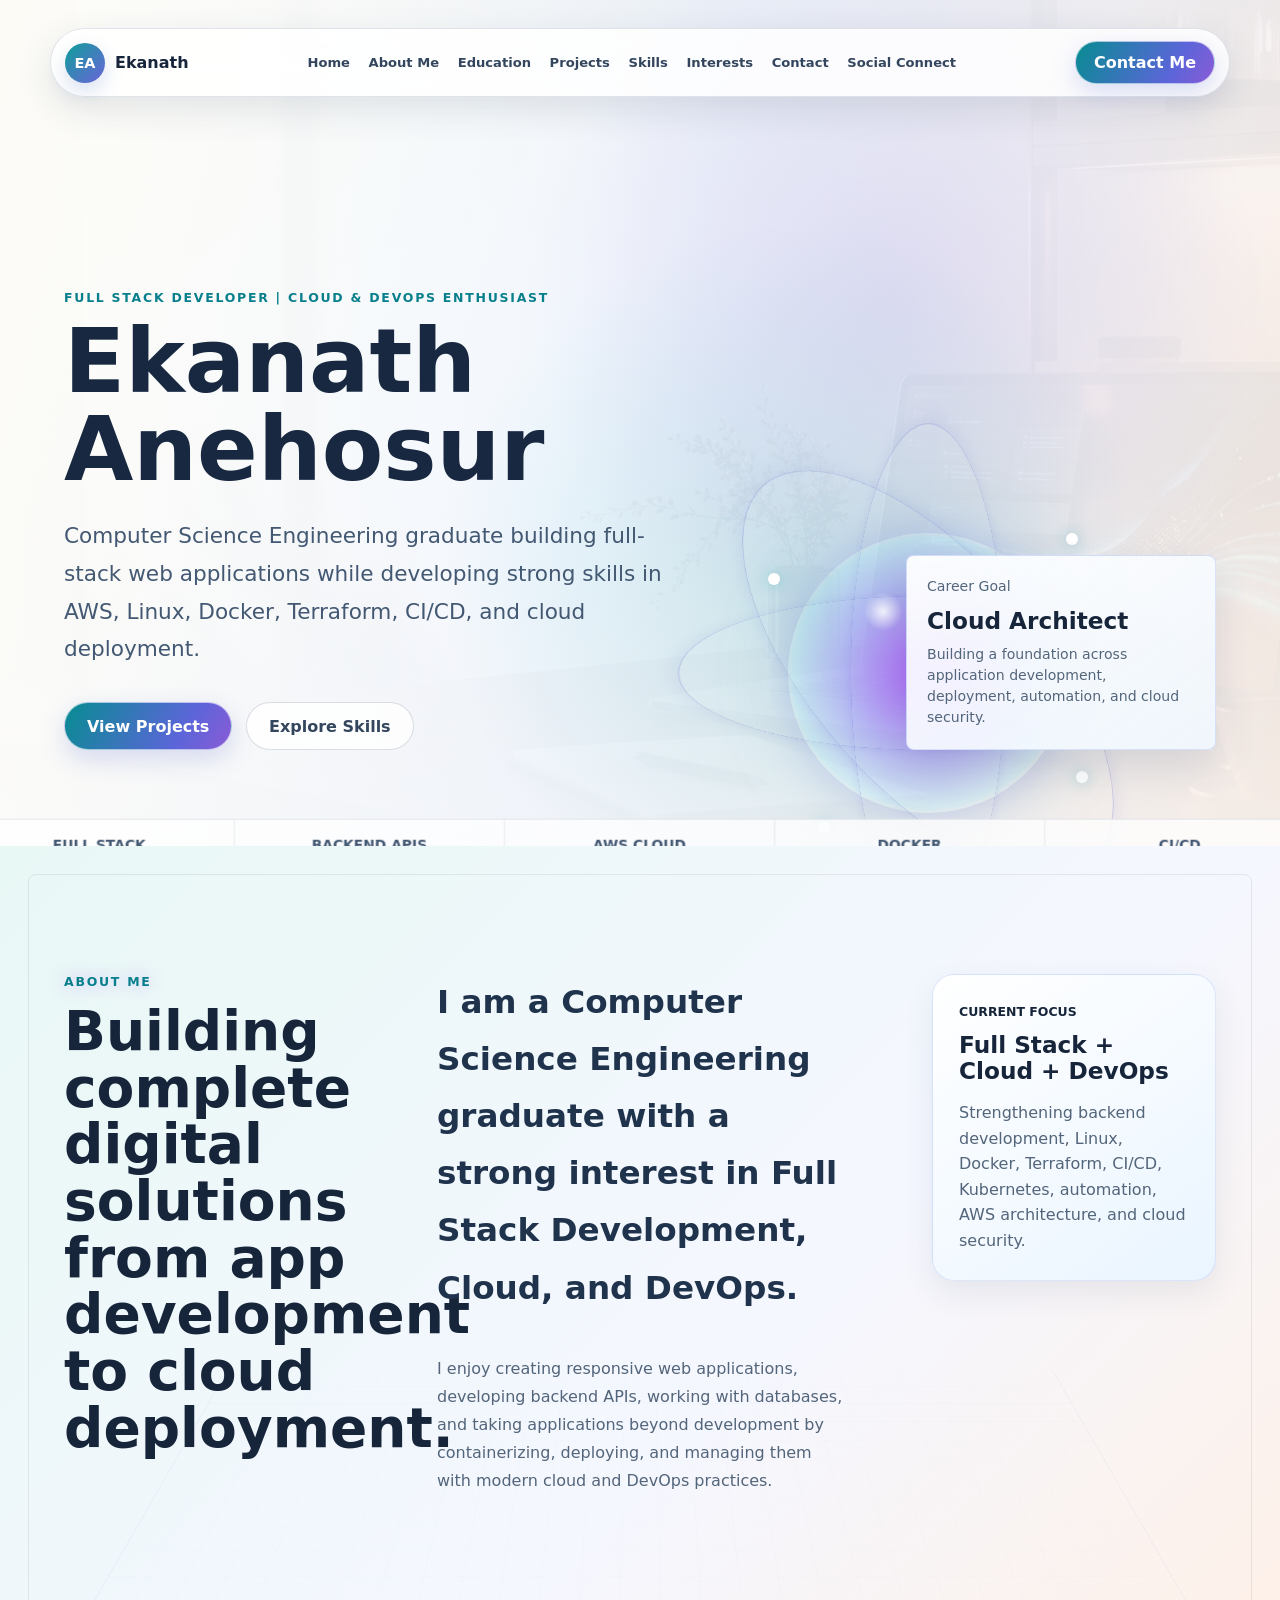
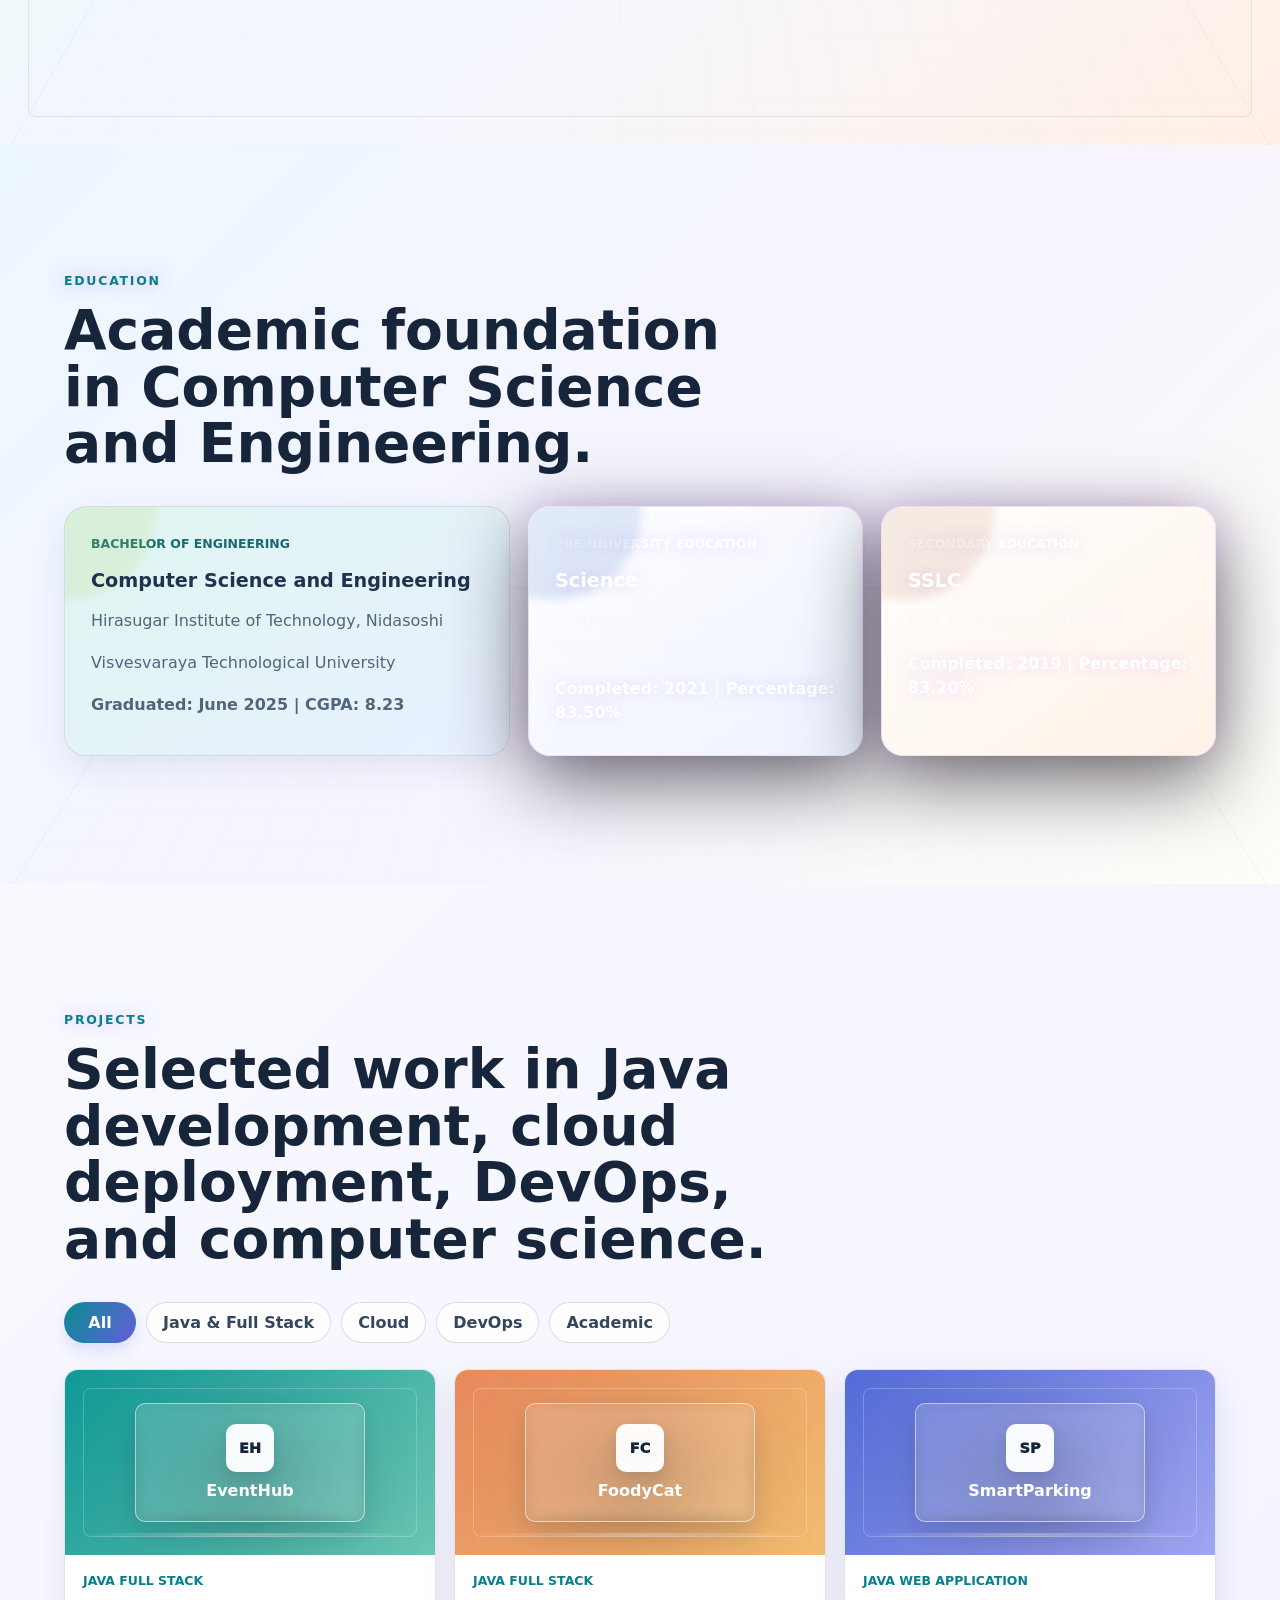
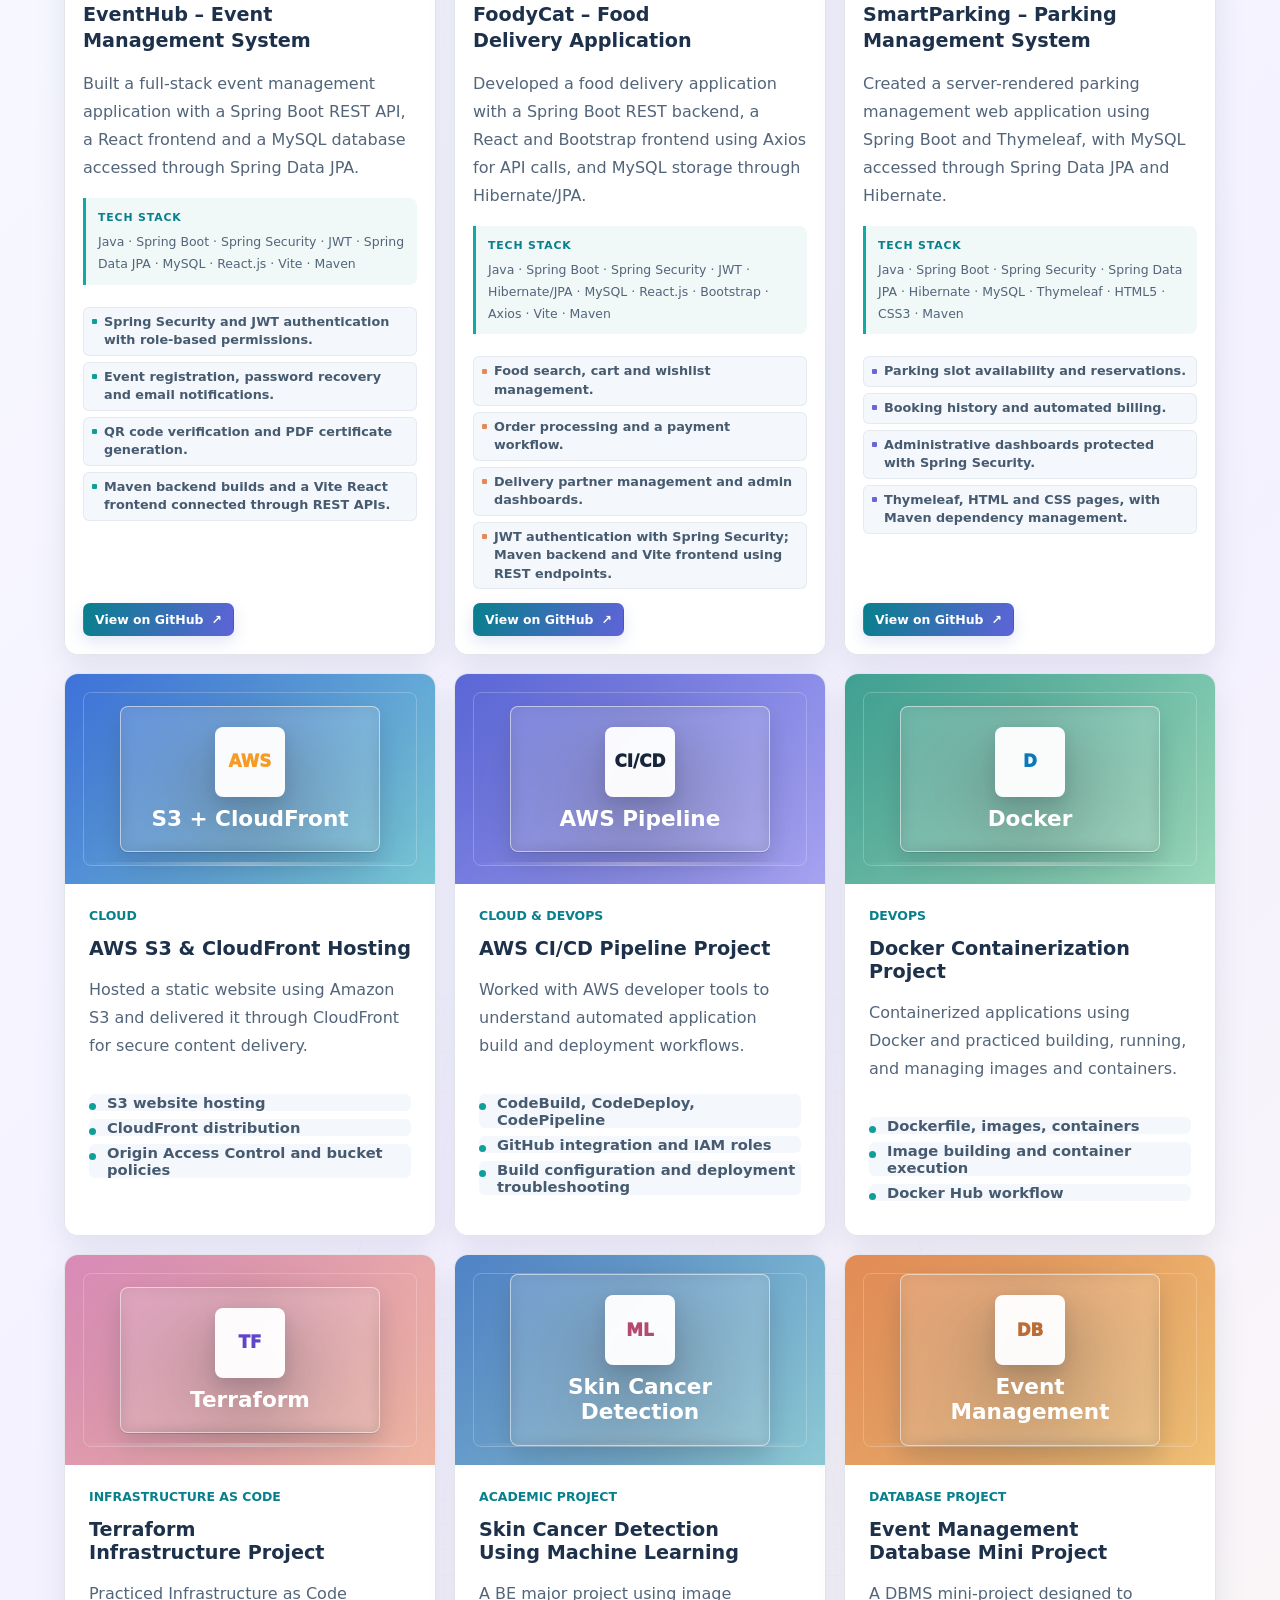
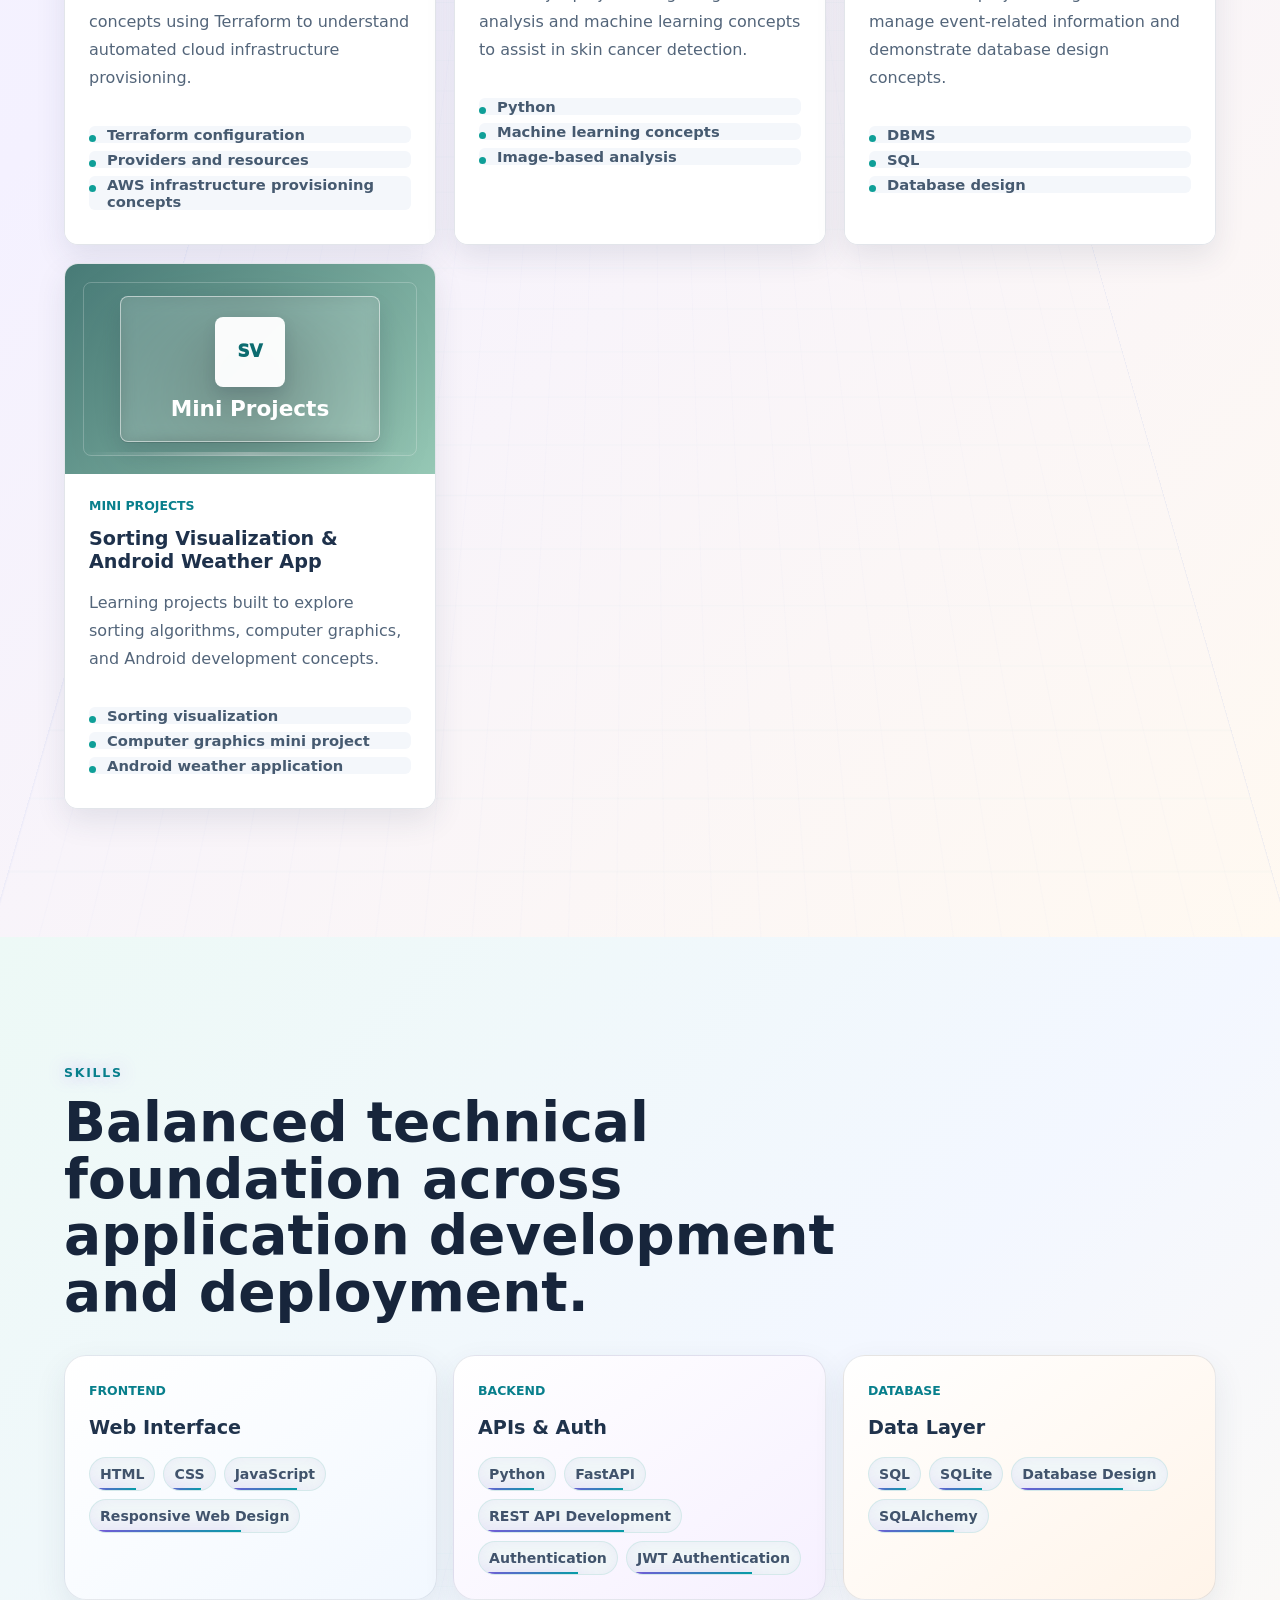
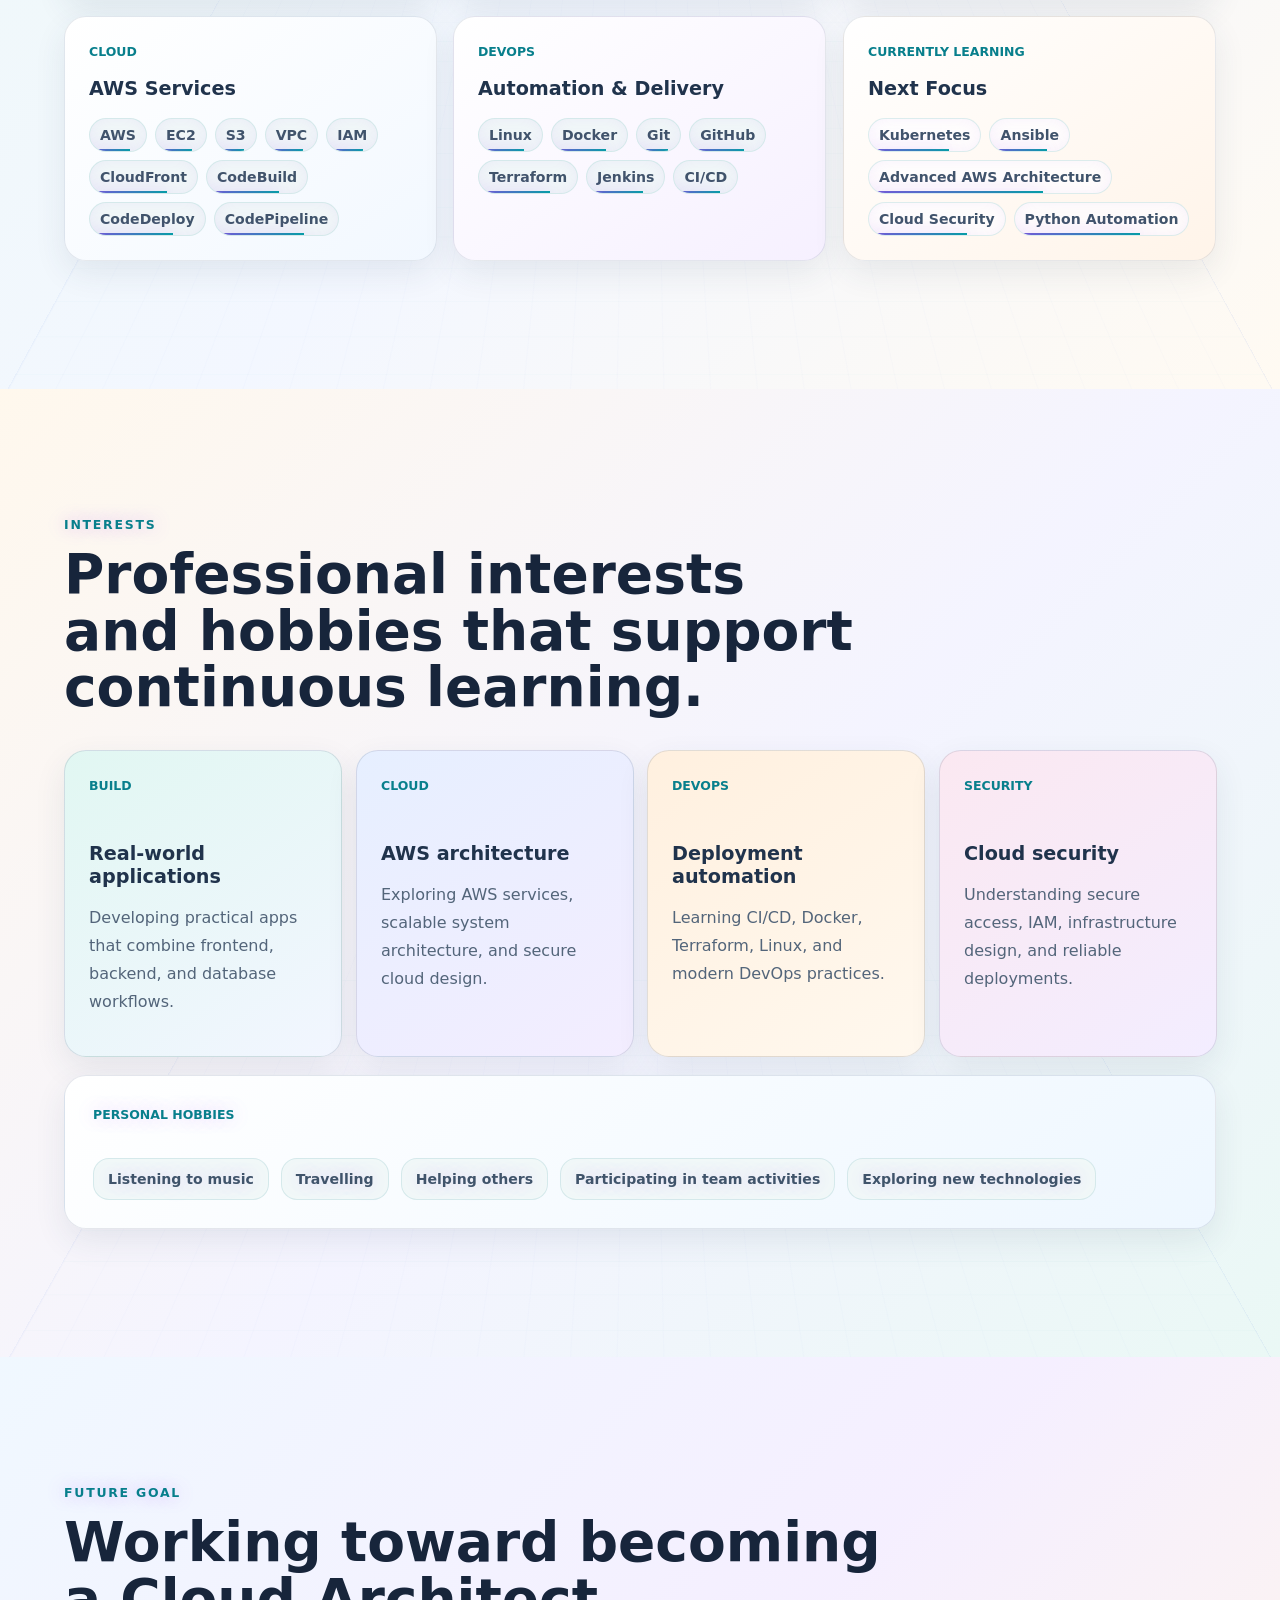
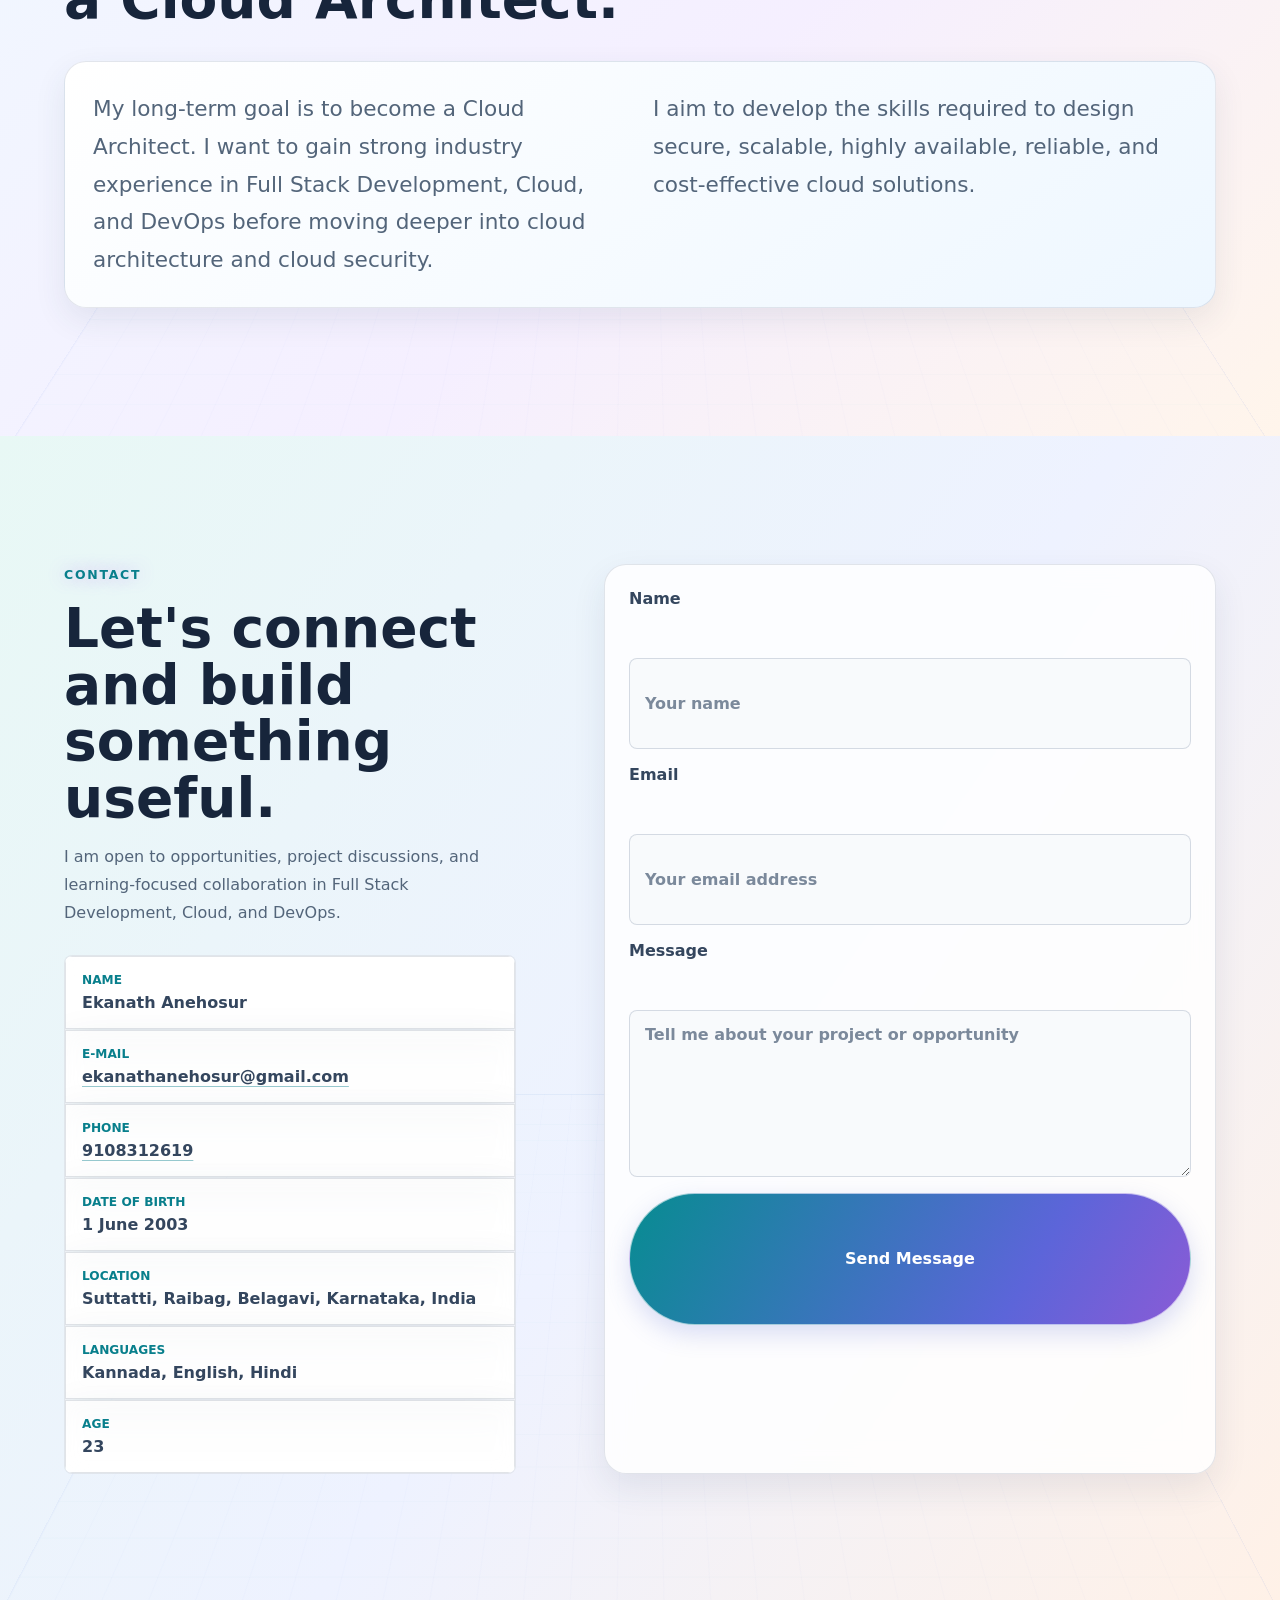
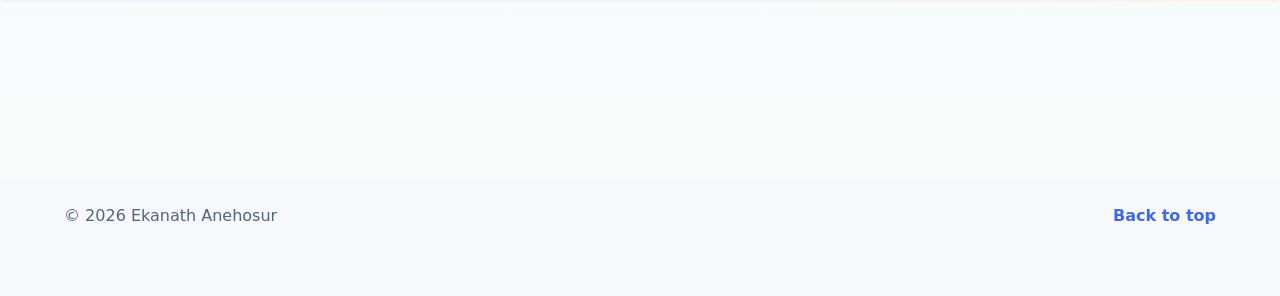
<file: index.html>
<!DOCTYPE html>
<html lang="en">
  <head>
    <meta charset="UTF-8" />
    <meta name="viewport" content="width=device-width, initial-scale=1.0" />
    <meta
      name="description"
      content="Portfolio of Ekanath Anehosur, a Computer Science Engineering graduate focused on Full Stack Development, Cloud, and DevOps."
    />
    <meta name="author" content="Ekanath Anehosur" />
    <meta name="robots" content="index, follow" />
    <meta property="og:title" content="Ekanath Anehosur | Portfolio" />
    <meta
      property="og:description"
      content="Full Stack Developer and Cloud DevOps enthusiast building web apps, APIs, AWS projects, Docker workflows, and automation."
    />
    <meta property="og:type" content="website" />
    <title>Ekanath Anehosur | Full Stack Developer & Cloud DevOps Enthusiast</title>
    <link rel="stylesheet" href="styles.css" />
  </head>
  <body>
    <div class="cinematic-loader" data-loader aria-hidden="true">
      <div class="loader-orbit">
        <span></span>
        <span></span>
        <span></span>
      </div>
      <strong>EA</strong>
      <p>Initializing portfolio</p>
      <div class="loader-bar"><span></span></div>
    </div>

    <div class="ambient-stage" aria-hidden="true">
      <canvas class="particle-canvas" data-particles></canvas>
      <span class="ambient-glow glow-one"></span>
      <span class="ambient-glow glow-two"></span>
      <span class="ambient-fog fog-one"></span>
      <span class="ambient-fog fog-two"></span>
      <span class="noise-layer"></span>
    </div>

    <header class="site-header" data-header>
      <a class="brand" href="#home" aria-label="Go to home">
        <span class="brand-mark">EA</span>
        <span>Ekanath</span>
      </a>
      <nav class="nav" aria-label="Primary navigation">
        <a href="#home">Home</a>
        <a href="#about">About Me</a>
        <a href="#education">Education</a>
        <a href="#projects">Projects</a>
        <a href="#skills">Skills</a>
        <a href="#interests">Interests</a>
        <a href="#contact">Contact</a>
        <a href="#social-connect">Social Connect</a>
      </nav>
      <a class="header-cta" href="#contact">Contact Me</a>
    </header>

    <main>
      <section class="hero" id="home" aria-label="Portfolio introduction">
        <img class="hero-image" src="assets/portfolio-hero.png" alt="" />
        <div class="hero-overlay"></div>
        <div class="hero-3d-core" data-hero-core aria-hidden="true">
          <span class="core-shell"></span>
          <span class="core-ring ring-a"></span>
          <span class="core-ring ring-b"></span>
          <span class="core-ring ring-c"></span>
          <span class="core-node node-a"></span>
          <span class="core-node node-b"></span>
          <span class="core-node node-c"></span>
          <span class="core-node node-d"></span>
        </div>
        <div class="intro-cinema" aria-hidden="true">
          <div class="cinema-stage">
            <div class="cinema-card cinema-card-main">
              <span>EA</span>
              <strong>Portfolio</strong>
            </div>
            <div class="cinema-card cinema-card-left">
              <span>Full Stack</span>
              <strong>APIs</strong>
            </div>
            <div class="cinema-card cinema-card-right">
              <span>Cloud</span>
              <strong>AWS</strong>
            </div>
            <div class="cinema-ring"></div>
          </div>
        </div>
        <div class="hero-content">
          <p class="eyebrow">Full Stack Developer | Cloud & DevOps Enthusiast</p>
          <h1>Ekanath Anehosur</h1>
          <p class="hero-copy">
            Computer Science Engineering graduate building full-stack web
            applications while developing strong skills in AWS, Linux, Docker,
            Terraform, CI/CD, and cloud deployment.
          </p>
          <div class="hero-actions">
            <a class="button primary" href="#projects">View Projects</a>
            <a class="button ghost" href="#skills">Explore Skills</a>
          </div>
        </div>
        <aside class="hero-panel" aria-label="Profile highlights">
          <span>Career Goal</span>
          <strong>Cloud Architect</strong>
          <span>Building a foundation across application development, deployment, automation, and cloud security.</span>
        </aside>
        <div class="hero-marquee" aria-label="Portfolio strengths">
          <span>Full Stack</span>
          <span>Backend APIs</span>
          <span>AWS Cloud</span>
          <span>Docker</span>
          <span>CI/CD</span>
        </div>
      </section>

      <section class="section intro-band" id="about" aria-label="About Ekanath">
        <div class="section-heading">
          <p class="eyebrow">About Me</p>
          <h2>Building complete digital solutions from app development to cloud deployment.</h2>
        </div>
        <div class="about-story">
          <p class="large-text">
            I am a Computer Science Engineering graduate with a strong interest
            in Full Stack Development, Cloud, and DevOps.
          </p>
          <p class="about-copy">
            I enjoy creating responsive web applications, developing backend
            APIs, working with databases, and taking applications beyond
            development by containerizing, deploying, and managing them with
            modern cloud and DevOps practices.
          </p>
          <div class="about-tags" aria-label="About highlights">
            <span>FastAPI</span>
            <span>SQL</span>
            <span>AWS</span>
            <span>Docker</span>
            <span>Terraform</span>
            <span>CI/CD</span>
          </div>
        </div>
        <div class="signature-card">
          <span>Current Focus</span>
          <strong>Full Stack + Cloud + DevOps</strong>
          <p>
            Strengthening backend development, Linux, Docker, Terraform, CI/CD,
            Kubernetes, automation, AWS architecture, and cloud security.
          </p>
        </div>
      </section>

      <section class="section split" id="education">
        <div class="section-heading">
          <p class="eyebrow">Education</p>
          <h2>Academic foundation in Computer Science and Engineering.</h2>
        </div>
        <div class="education-grid">
          <article class="education-card featured-education">
            <span>Bachelor of Engineering</span>
            <h3>Computer Science and Engineering</h3>
            <p>Hirasugar Institute of Technology, Nidasoshi</p>
            <p>Visvesvaraya Technological University</p>
            <strong>Graduated: June 2025 | CGPA: 8.23</strong>
          </article>
          <article class="education-card">
            <span>Pre-University Education</span>
            <h3>Science</h3>
            <p>Tungal Science Composite P U College, Jamakhandi</p>
            <strong>Completed: 2021 | Percentage: 83.50%</strong>
          </article>
          <article class="education-card">
            <span>Secondary Education</span>
            <h3>SSLC</h3>
            <p>New High School, Kudachi</p>
            <strong>Completed: 2019 | Percentage: 83.20%</strong>
          </article>
        </div>
      </section>

      <section class="section" id="projects">
        <div class="section-heading">
          <p class="eyebrow">Projects</p>
          <h2>Selected work in Java development, cloud deployment, DevOps, and computer science.</h2>
        </div>

        <div class="filter-bar" aria-label="Project filters">
          <button class="filter active" type="button" data-filter="all">All</button>
          <button class="filter" type="button" data-filter="fullstack">Java &amp; Full Stack</button>
          <button class="filter" type="button" data-filter="cloud">Cloud</button>
          <button class="filter" type="button" data-filter="devops">DevOps</button>
          <button class="filter" type="button" data-filter="academic">Academic</button>
        </div>

        <div class="project-grid project-grid-wide">
          <article class="project-card java-project-card" data-category="fullstack">
            <div class="project-media project-eventhub">
              <div class="project-logo eventhub-logo" aria-hidden="true">
                <span>EH</span>
                <strong>EventHub</strong>
              </div>
            </div>
            <div class="project-body">
              <span class="project-type">Java Full Stack</span>
              <h3>EventHub – Event Management System</h3>
              <p class="project-summary">
                Built a full-stack event management application with a Spring Boot REST API,
                a React frontend and a MySQL database accessed through Spring Data JPA.
              </p>
              <p class="project-stack"><span>Tech stack</span>Java · Spring Boot · Spring Security · JWT · Spring Data JPA · MySQL · React.js · Vite · Maven</p>
              <ul class="project-details">
                <li>Spring Security and JWT authentication with role-based permissions.</li>
                <li>Event registration, password recovery and email notifications.</li>
                <li>QR code verification and PDF certificate generation.</li>
                <li>Maven backend builds and a Vite React frontend connected through REST APIs.</li>
              </ul>
              <div class="project-actions">
                <a class="project-link" href="https://github.com/Ekanath012/Event-Hub-JavaFullStack" target="_blank" rel="noopener noreferrer" aria-label="View EventHub source code on GitHub, opens in a new tab">View on GitHub <span aria-hidden="true">↗</span></a>
              </div>
            </div>
          </article>

          <article class="project-card java-project-card" data-category="fullstack">
            <div class="project-media project-foodycat">
              <div class="project-logo foodycat-logo" aria-hidden="true">
                <span>FC</span>
                <strong>FoodyCat</strong>
              </div>
            </div>
            <div class="project-body">
              <span class="project-type">Java Full Stack</span>
              <h3>FoodyCat – Food Delivery Application</h3>
              <p class="project-summary">
                Developed a food delivery application with a Spring Boot REST backend, a React and Bootstrap frontend
                using Axios for API calls, and MySQL storage through Hibernate/JPA.
              </p>
              <p class="project-stack"><span>Tech stack</span>Java · Spring Boot · Spring Security · JWT · Hibernate/JPA · MySQL · React.js · Bootstrap · Axios · Vite · Maven</p>
              <ul class="project-details">
                <li>Food search, cart and wishlist management.</li>
                <li>Order processing and a payment workflow.</li>
                <li>Delivery partner management and admin dashboards.</li>
                <li>JWT authentication with Spring Security; Maven backend and Vite frontend using REST endpoints.</li>
              </ul>
              <div class="project-actions">
                <a class="project-link" href="https://github.com/Ekanath012/FoodyCat" target="_blank" rel="noopener noreferrer" aria-label="View FoodyCat source code on GitHub, opens in a new tab">View on GitHub <span aria-hidden="true">↗</span></a>
              </div>
            </div>
          </article>

          <article class="project-card java-project-card" data-category="fullstack">
            <div class="project-media project-smartparking">
              <div class="project-logo smartparking-logo" aria-hidden="true">
                <span>SP</span>
                <strong>SmartParking</strong>
              </div>
            </div>
            <div class="project-body">
              <span class="project-type">Java Web Application</span>
              <h3>SmartParking – Parking Management System</h3>
              <p class="project-summary">
                Created a server-rendered parking management web application using Spring Boot and Thymeleaf,
                with MySQL accessed through Spring Data JPA and Hibernate.
              </p>
              <p class="project-stack"><span>Tech stack</span>Java · Spring Boot · Spring Security · Spring Data JPA · Hibernate · MySQL · Thymeleaf · HTML5 · CSS3 · Maven</p>
              <ul class="project-details">
                <li>Parking slot availability and reservations.</li>
                <li>Booking history and automated billing.</li>
                <li>Administrative dashboards protected with Spring Security.</li>
                <li>Thymeleaf, HTML and CSS pages, with Maven dependency management.</li>
              </ul>
              <div class="project-actions">
                <a class="project-link" href="https://github.com/Ekanath012/Smart-parking-system" target="_blank" rel="noopener noreferrer" aria-label="View SmartParking source code on GitHub, opens in a new tab">View on GitHub <span aria-hidden="true">↗</span></a>
              </div>
            </div>
          </article>

          <article class="project-card" data-category="cloud">
            <div class="project-media project-two">
              <div class="project-logo aws-logo" aria-hidden="true">
                <span>AWS</span>
                <strong>S3 + CloudFront</strong>
              </div>
            </div>
            <div class="project-body">
              <span class="project-type">Cloud</span>
              <h3>AWS S3 & CloudFront Hosting</h3>
              <p>Hosted a static website using Amazon S3 and delivered it through CloudFront for secure content delivery.</p>
              <ul class="project-details">
                <li>S3 website hosting</li>
                <li>CloudFront distribution</li>
                <li>Origin Access Control and bucket policies</li>
              </ul>
            </div>
          </article>

          <article class="project-card" data-category="cloud">
            <div class="project-media project-four">
              <div class="project-logo pipeline-logo" aria-hidden="true">
                <span>CI/CD</span>
                <strong>AWS Pipeline</strong>
              </div>
            </div>
            <div class="project-body">
              <span class="project-type">Cloud & DevOps</span>
              <h3>AWS CI/CD Pipeline Project</h3>
              <p>Worked with AWS developer tools to understand automated application build and deployment workflows.</p>
              <ul class="project-details">
                <li>CodeBuild, CodeDeploy, CodePipeline</li>
                <li>GitHub integration and IAM roles</li>
                <li>Build configuration and deployment troubleshooting</li>
              </ul>
            </div>
          </article>

          <article class="project-card" data-category="devops">
            <div class="project-media project-three">
              <div class="project-logo docker-logo" aria-hidden="true">
                <span>D</span>
                <strong>Docker</strong>
              </div>
            </div>
            <div class="project-body">
              <span class="project-type">DevOps</span>
              <h3>Docker Containerization Project</h3>
              <p>Containerized applications using Docker and practiced building, running, and managing images and containers.</p>
              <ul class="project-details">
                <li>Dockerfile, images, containers</li>
                <li>Image building and container execution</li>
                <li>Docker Hub workflow</li>
              </ul>
            </div>
          </article>

          <article class="project-card" data-category="devops">
            <div class="project-media project-five">
              <div class="project-logo terraform-logo" aria-hidden="true">
                <span>TF</span>
                <strong>Terraform</strong>
              </div>
            </div>
            <div class="project-body">
              <span class="project-type">Infrastructure as Code</span>
              <h3>Terraform Infrastructure Project</h3>
              <p>Practiced Infrastructure as Code concepts using Terraform to understand automated cloud infrastructure provisioning.</p>
              <ul class="project-details">
                <li>Terraform configuration</li>
                <li>Providers and resources</li>
                <li>AWS infrastructure provisioning concepts</li>
              </ul>
            </div>
          </article>

          <article class="project-card" data-category="academic">
            <div class="project-media project-six">
              <div class="project-logo ml-logo" aria-hidden="true">
                <span>ML</span>
                <strong>Skin Cancer Detection</strong>
              </div>
            </div>
            <div class="project-body">
              <span class="project-type">Academic Project</span>
              <h3>Skin Cancer Detection Using Machine Learning</h3>
              <p>A BE major project using image analysis and machine learning concepts to assist in skin cancer detection.</p>
              <ul class="project-details">
                <li>Python</li>
                <li>Machine learning concepts</li>
                <li>Image-based analysis</li>
              </ul>
            </div>
          </article>

          <article class="project-card" data-category="academic">
            <div class="project-media project-seven">
              <div class="project-logo db-logo" aria-hidden="true">
                <span>DB</span>
                <strong>Event Management</strong>
              </div>
            </div>
            <div class="project-body">
              <span class="project-type">Database Project</span>
              <h3>Event Management Database Mini Project</h3>
              <p>A DBMS mini-project designed to manage event-related information and demonstrate database design concepts.</p>
              <ul class="project-details">
                <li>DBMS</li>
                <li>SQL</li>
                <li>Database design</li>
              </ul>
            </div>
          </article>

          <article class="project-card" data-category="academic">
            <div class="project-media project-eight">
              <div class="project-logo sort-logo" aria-hidden="true">
                <span>SV</span>
                <strong>Mini Projects</strong>
              </div>
            </div>
            <div class="project-body">
              <span class="project-type">Mini Projects</span>
              <h3>Sorting Visualization & Android Weather App</h3>
              <p>Learning projects built to explore sorting algorithms, computer graphics, and Android development concepts.</p>
              <ul class="project-details">
                <li>Sorting visualization</li>
                <li>Computer graphics mini project</li>
                <li>Android weather application</li>
              </ul>
            </div>
          </article>
        </div>
      </section>

      <section class="section skills-section" id="skills">
        <div class="section-heading">
          <p class="eyebrow">Skills</p>
          <h2>Balanced technical foundation across application development and deployment.</h2>
        </div>
        <div class="skill-columns">
          <article class="skill-group">
            <span>Frontend</span>
            <h3>Web Interface</h3>
            <ul><li>HTML</li><li>CSS</li><li>JavaScript</li><li>Responsive Web Design</li></ul>
          </article>
          <article class="skill-group">
            <span>Backend</span>
            <h3>APIs & Auth</h3>
            <ul><li>Python</li><li>FastAPI</li><li>REST API Development</li><li>Authentication</li><li>JWT Authentication</li></ul>
          </article>
          <article class="skill-group">
            <span>Database</span>
            <h3>Data Layer</h3>
            <ul><li>SQL</li><li>SQLite</li><li>Database Design</li><li>SQLAlchemy</li></ul>
          </article>
          <article class="skill-group">
            <span>Cloud</span>
            <h3>AWS Services</h3>
            <ul><li>AWS</li><li>EC2</li><li>S3</li><li>VPC</li><li>IAM</li><li>CloudFront</li><li>CodeBuild</li><li>CodeDeploy</li><li>CodePipeline</li></ul>
          </article>
          <article class="skill-group">
            <span>DevOps</span>
            <h3>Automation & Delivery</h3>
            <ul><li>Linux</li><li>Docker</li><li>Git</li><li>GitHub</li><li>Terraform</li><li>Jenkins</li><li>CI/CD</li></ul>
          </article>
          <article class="skill-group learning-card">
            <span>Currently Learning</span>
            <h3>Next Focus</h3>
            <ul><li>Kubernetes</li><li>Ansible</li><li>Advanced AWS Architecture</li><li>Cloud Security</li><li>Python Automation</li></ul>
          </article>
        </div>
      </section>

      <section class="section hobbies-section" id="interests">
        <div class="section-heading">
          <p class="eyebrow">Interests</p>
          <h2>Professional interests and hobbies that support continuous learning.</h2>
        </div>
        <div class="interest-layout">
          <div class="hobby-grid">
            <article class="hobby-card"><span>Build</span><h3>Real-world applications</h3><p>Developing practical apps that combine frontend, backend, and database workflows.</p></article>
            <article class="hobby-card"><span>Cloud</span><h3>AWS architecture</h3><p>Exploring AWS services, scalable system architecture, and secure cloud design.</p></article>
            <article class="hobby-card"><span>DevOps</span><h3>Deployment automation</h3><p>Learning CI/CD, Docker, Terraform, Linux, and modern DevOps practices.</p></article>
            <article class="hobby-card"><span>Security</span><h3>Cloud security</h3><p>Understanding secure access, IAM, infrastructure design, and reliable deployments.</p></article>
          </div>
          <div class="personal-card">
            <span>Personal Hobbies</span>
            <ul>
              <li>Listening to music</li>
              <li>Travelling</li>
              <li>Helping others</li>
              <li>Participating in team activities</li>
              <li>Exploring new technologies</li>
            </ul>
          </div>
        </div>
      </section>

      <section class="section future-section" id="future">
        <div class="section-heading">
          <p class="eyebrow">Future Goal</p>
          <h2>Working toward becoming a Cloud Architect.</h2>
        </div>
        <div class="future-card">
          <p>
            My long-term goal is to become a Cloud Architect. I want to gain
            strong industry experience in Full Stack Development, Cloud, and
            DevOps before moving deeper into cloud architecture and cloud
            security.
          </p>
          <p>
            I aim to develop the skills required to design secure, scalable,
            highly available, reliable, and cost-effective cloud solutions.
          </p>
        </div>
      </section>

      <section class="contact-section" id="contact">
        <div class="contact-copy">
          <p class="eyebrow">Contact</p>
          <h2>Let's connect and build something useful.</h2>
          <p>
            I am open to opportunities, project discussions, and learning-focused
            collaboration in Full Stack Development, Cloud, and DevOps.
          </p>
          <dl class="contact-list">
            <div><dt>Name</dt><dd>Ekanath Anehosur</dd></div>
            <div><dt>E-mail</dt><dd><a href="mailto:ekanathanehosur@gmail.com">ekanathanehosur@gmail.com</a></dd></div>
            <div><dt>Phone</dt><dd><a href="tel:+919108312619">9108312619</a></dd></div>
            <div><dt>Date of Birth</dt><dd>1 June 2003</dd></div>
            <div><dt>Location</dt><dd>Suttatti, Raibag, Belagavi, Karnataka, India</dd></div>
            <div><dt>Languages</dt><dd>Kannada, English, Hindi</dd></div>
            <div><dt>Age</dt><dd>23</dd></div>
          </dl>
        </div>

        <form class="contact-form" data-contact-form>
          <label>Name<input type="text" name="name" placeholder="Your name" required /></label>
          <label>Email<input type="email" name="email" placeholder="Your email address" required /></label>
          <label class="form-honey" aria-hidden="true">Website<input type="text" name="website" tabindex="-1" autocomplete="off" /></label>
          <label>Message<textarea name="message" rows="5" placeholder="Tell me about your project or opportunity" required></textarea></label>
          <button class="button primary" type="submit">Send Message</button>
          <p class="form-note" data-form-note aria-live="polite"></p>
        </form>
      </section>
    </main>

    <section class="social-strip" id="social-connect" aria-label="Social and contact links">
      <a href="mailto:ekanathanehosur@gmail.com"><span class="social-icon email-icon">Mail@</span><span>E-mail</span>ekanathanehosur@gmail.com</a>
      <a href="tel:+917619233995"><span class="social-icon phone-icon">Phone</span><span>Phone</span>7619233995</a>
      <a href="https://www.linkedin.com/in/ekanath-anehosur-150653318/" target="_blank" rel="noreferrer"><span class="social-icon linkedin-icon">in</span><span>LinkedIn</span>Ekanath Anehosur</a>
      <a href="https://github.com/Ekanath012" target="_blank" rel="noreferrer"><span class="social-icon github-icon">git</span><span>GitHub</span>Ekanath012</a>
      <a href="https://www.instagram.com/ekanath_5_13/" target="_blank" rel="noreferrer"><span class="social-icon instagram-icon">Insta</span><span>Instagram</span>@ekanath_5_13</a>
      <a href="https://www.youtube.com/@ekanathanehosur" target="_blank" rel="noreferrer"><span class="social-icon youtube-icon">youtube</span><span>YouTube</span>@ekanathanehosur</a>
    </section>

    <div class="trailer-transition" data-trailer aria-hidden="true">
      <div class="trailer-backdrop"></div>
      <div class="trailer-grid"></div>
      <div class="trailer-orbit" aria-hidden="true">
        <span></span>
        <span></span>
        <span></span>
      </div>
      <div class="trailer-content">
        <span class="trailer-kicker" data-trailer-kicker>Now Entering</span>
        <strong data-trailer-title>Portfolio</strong>
        <p data-trailer-copy>Welcome to my digital world.</p>
      </div>
    </div>

    <footer class="site-footer">
      <span>&copy; 2026 Ekanath Anehosur</span>
      <a href="#home">Back to top</a>
    </footer>

    <script src="script.js"></script>
  </body>
</html>
</file>
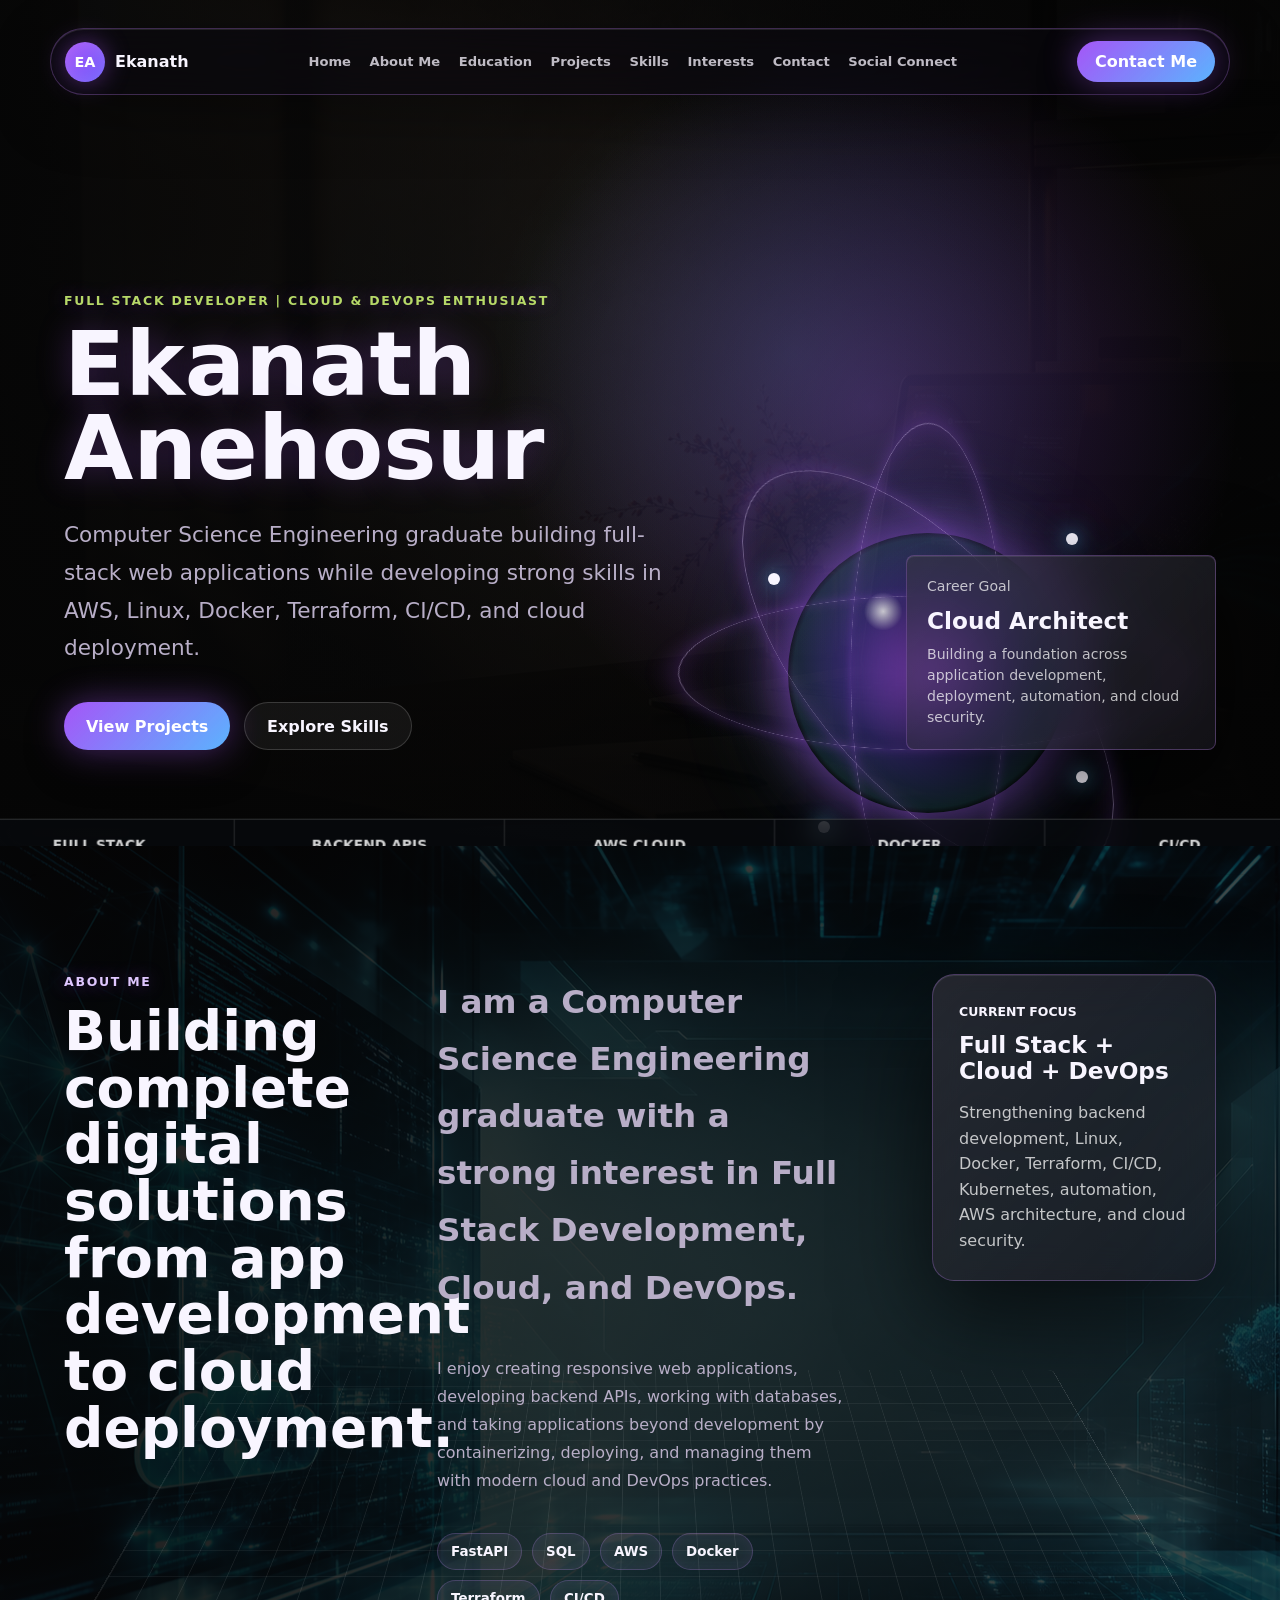
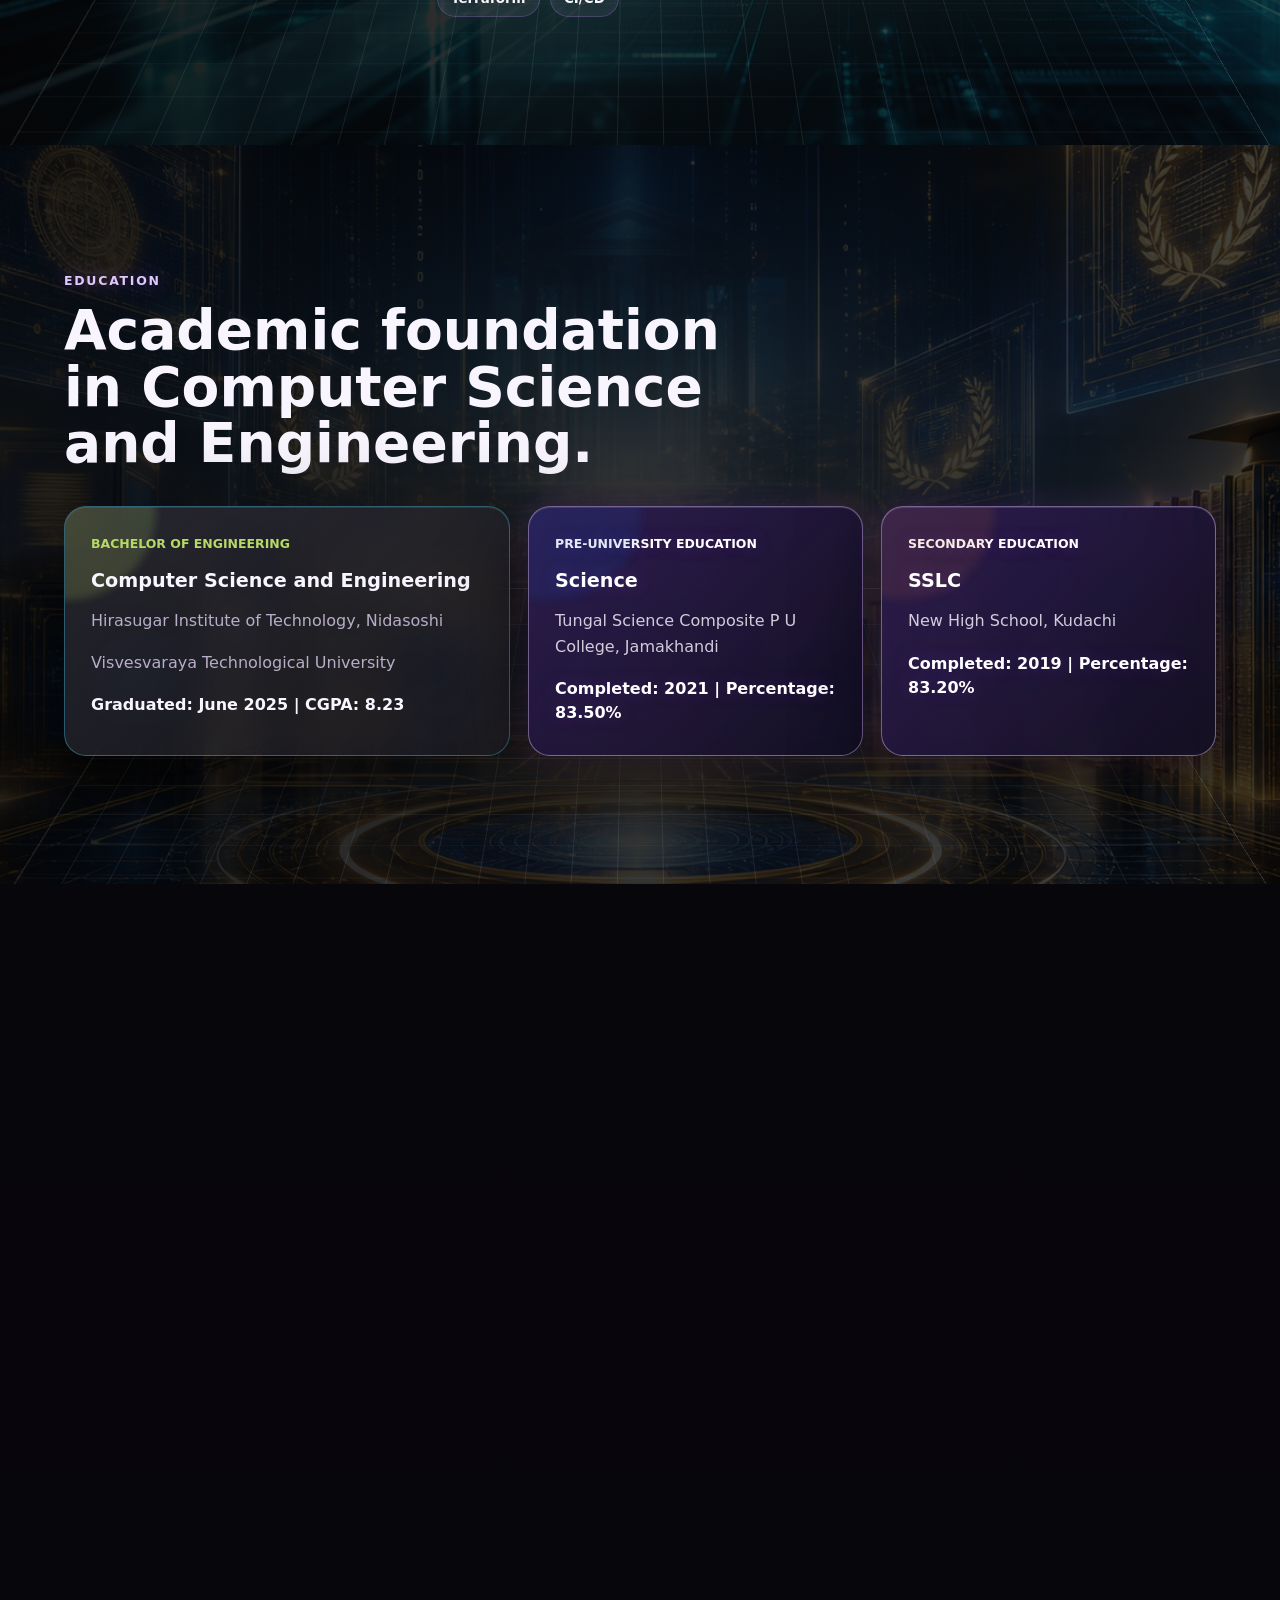
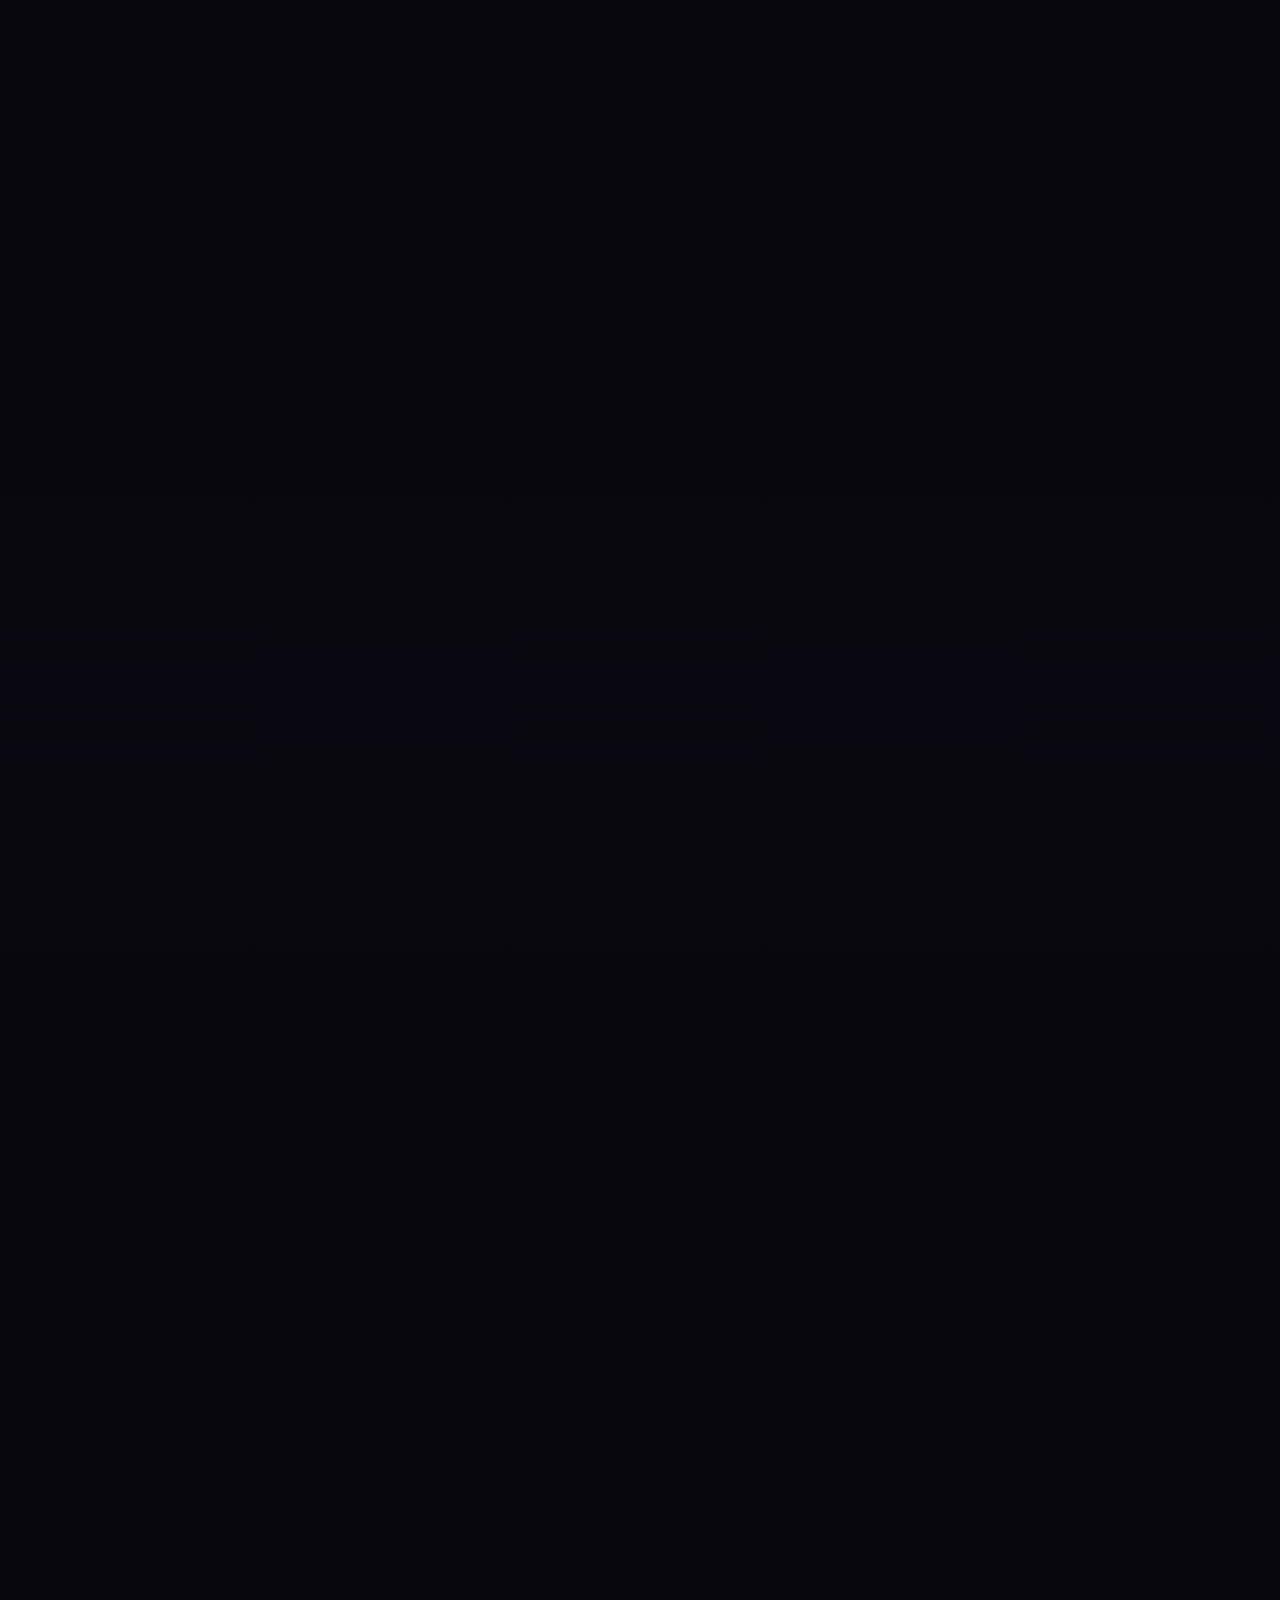
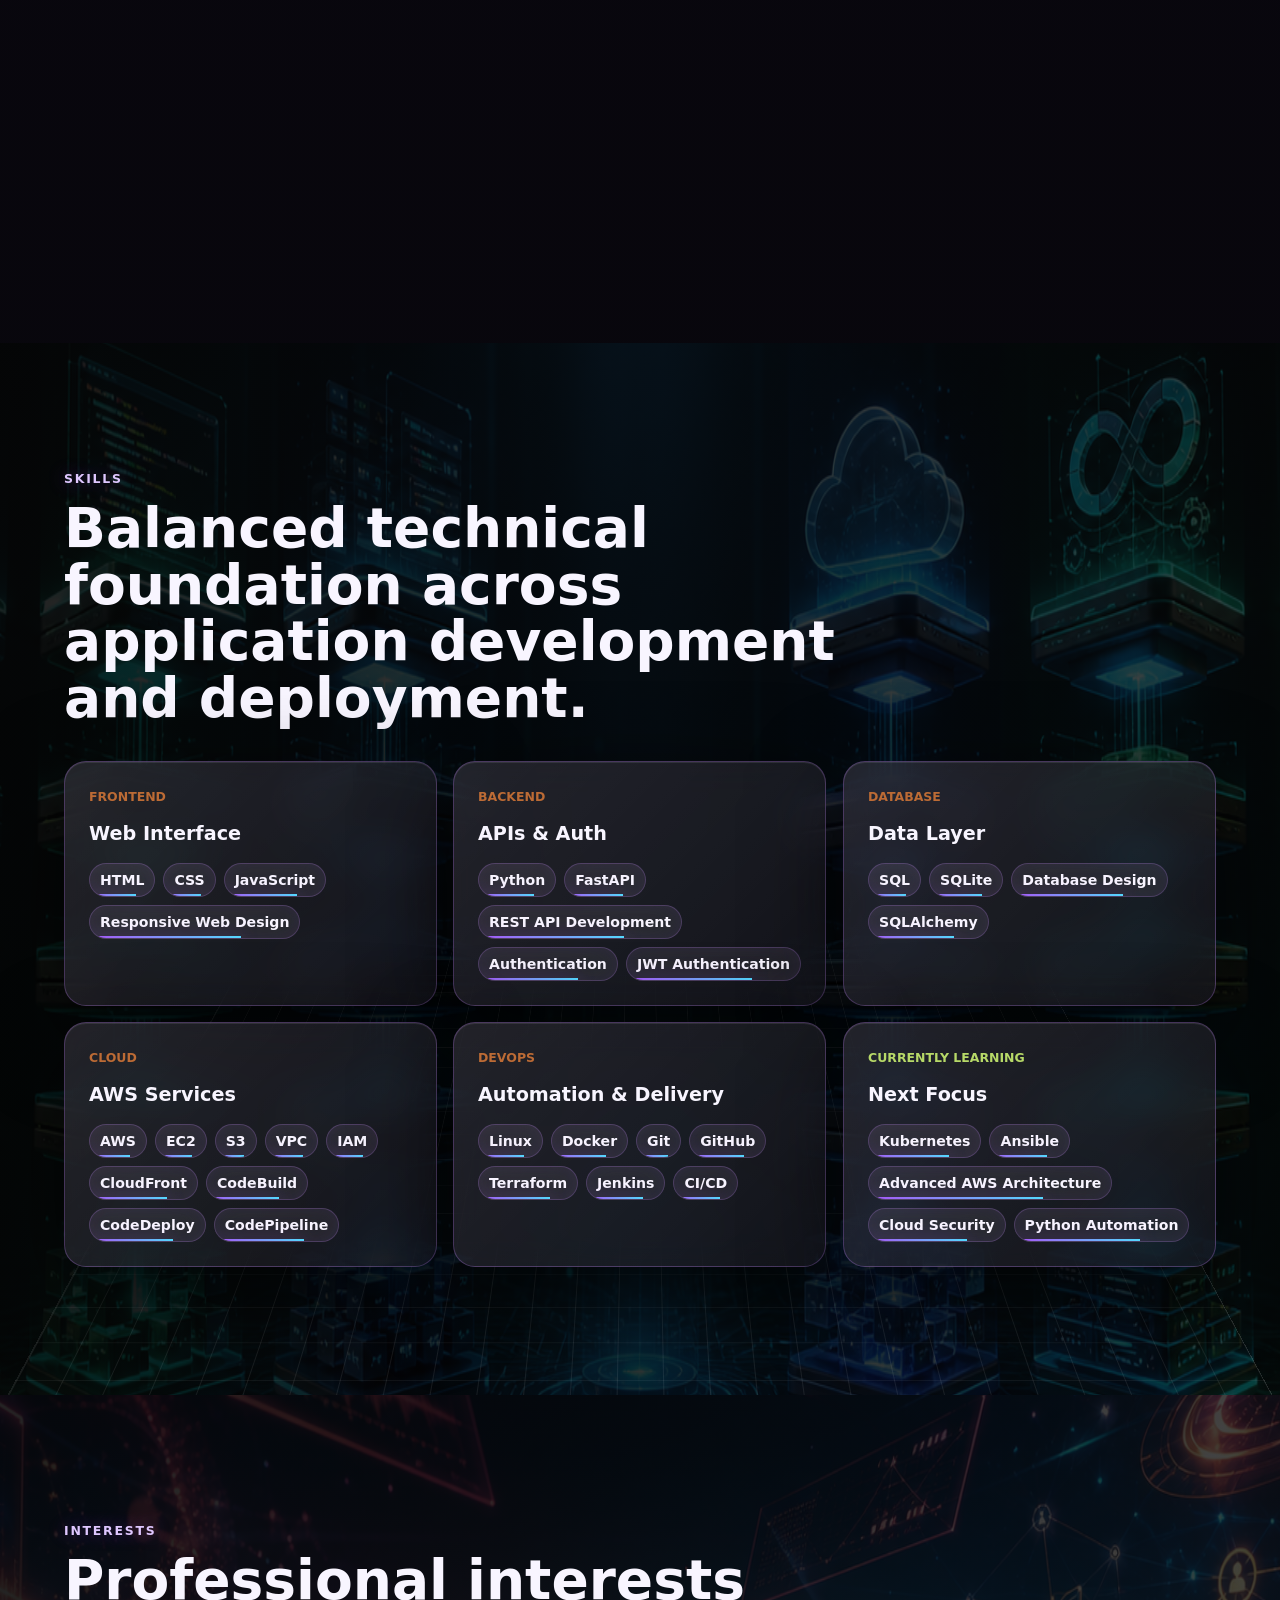
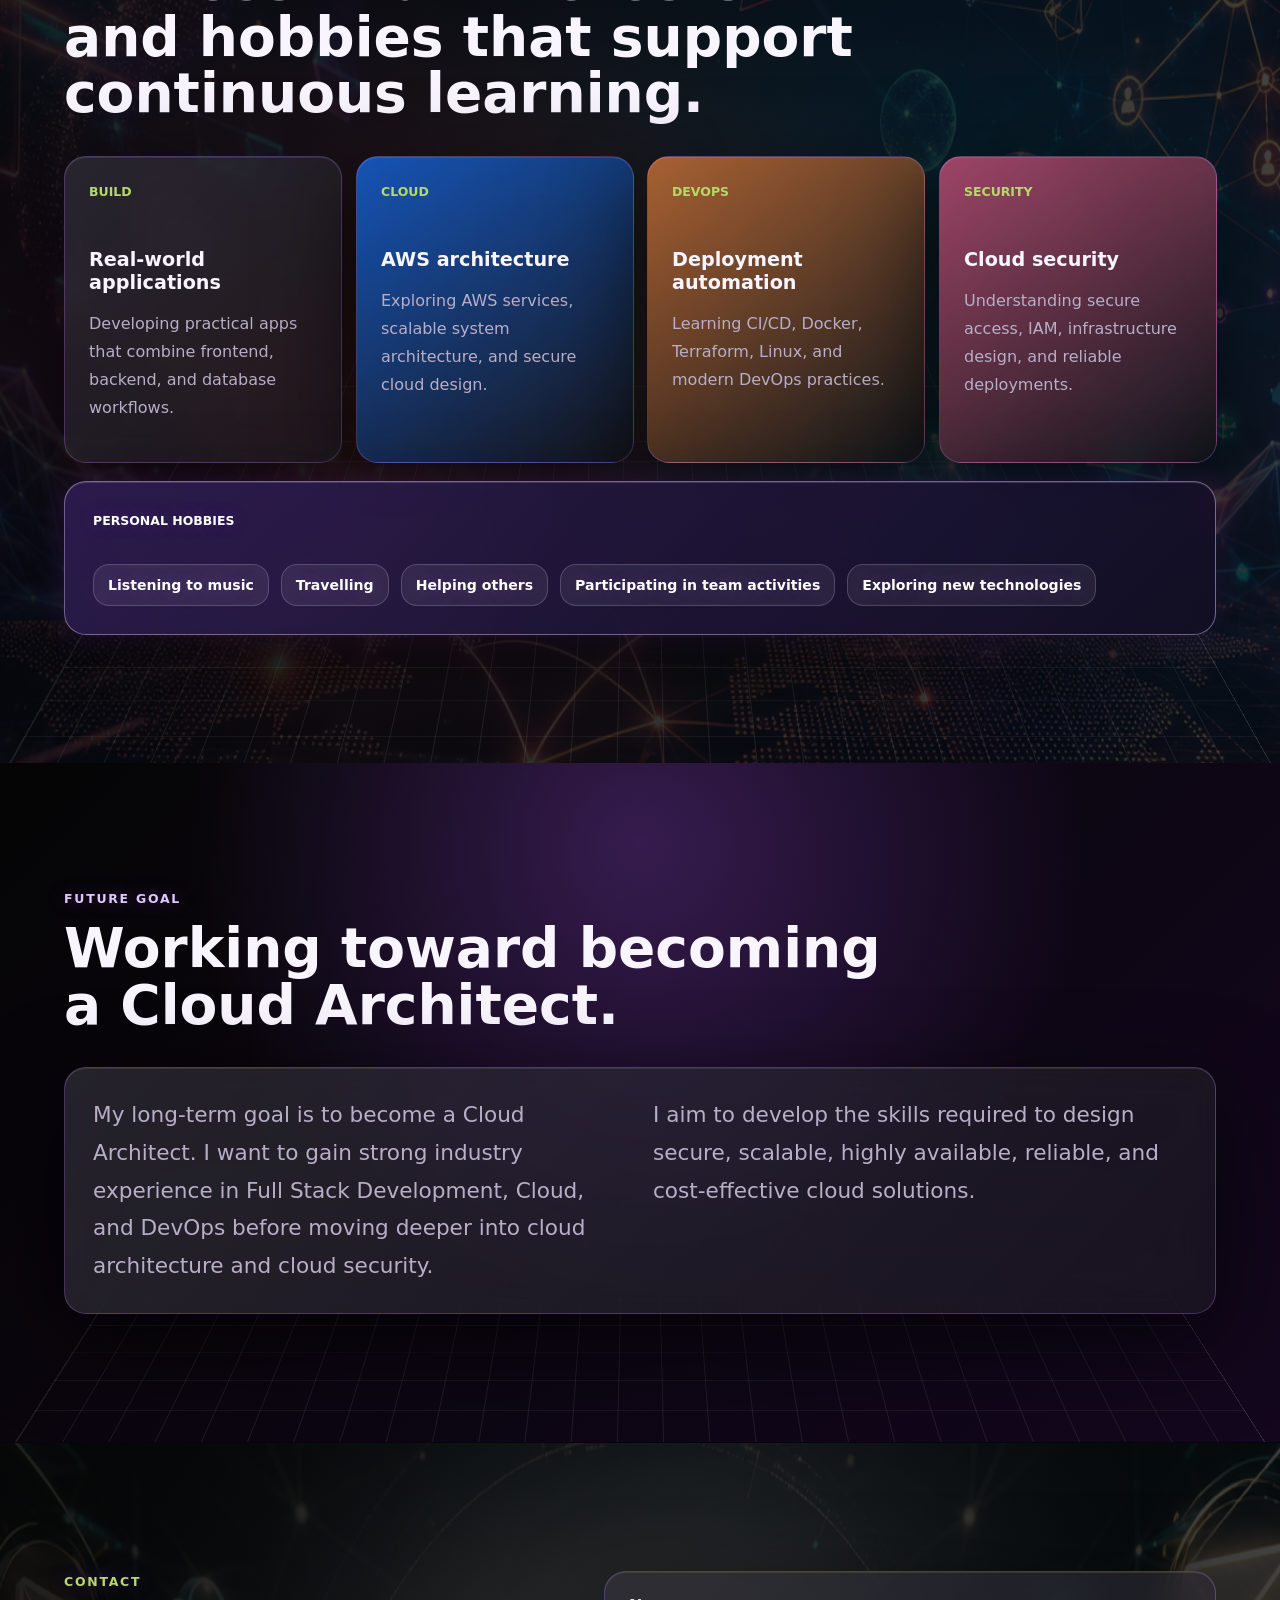
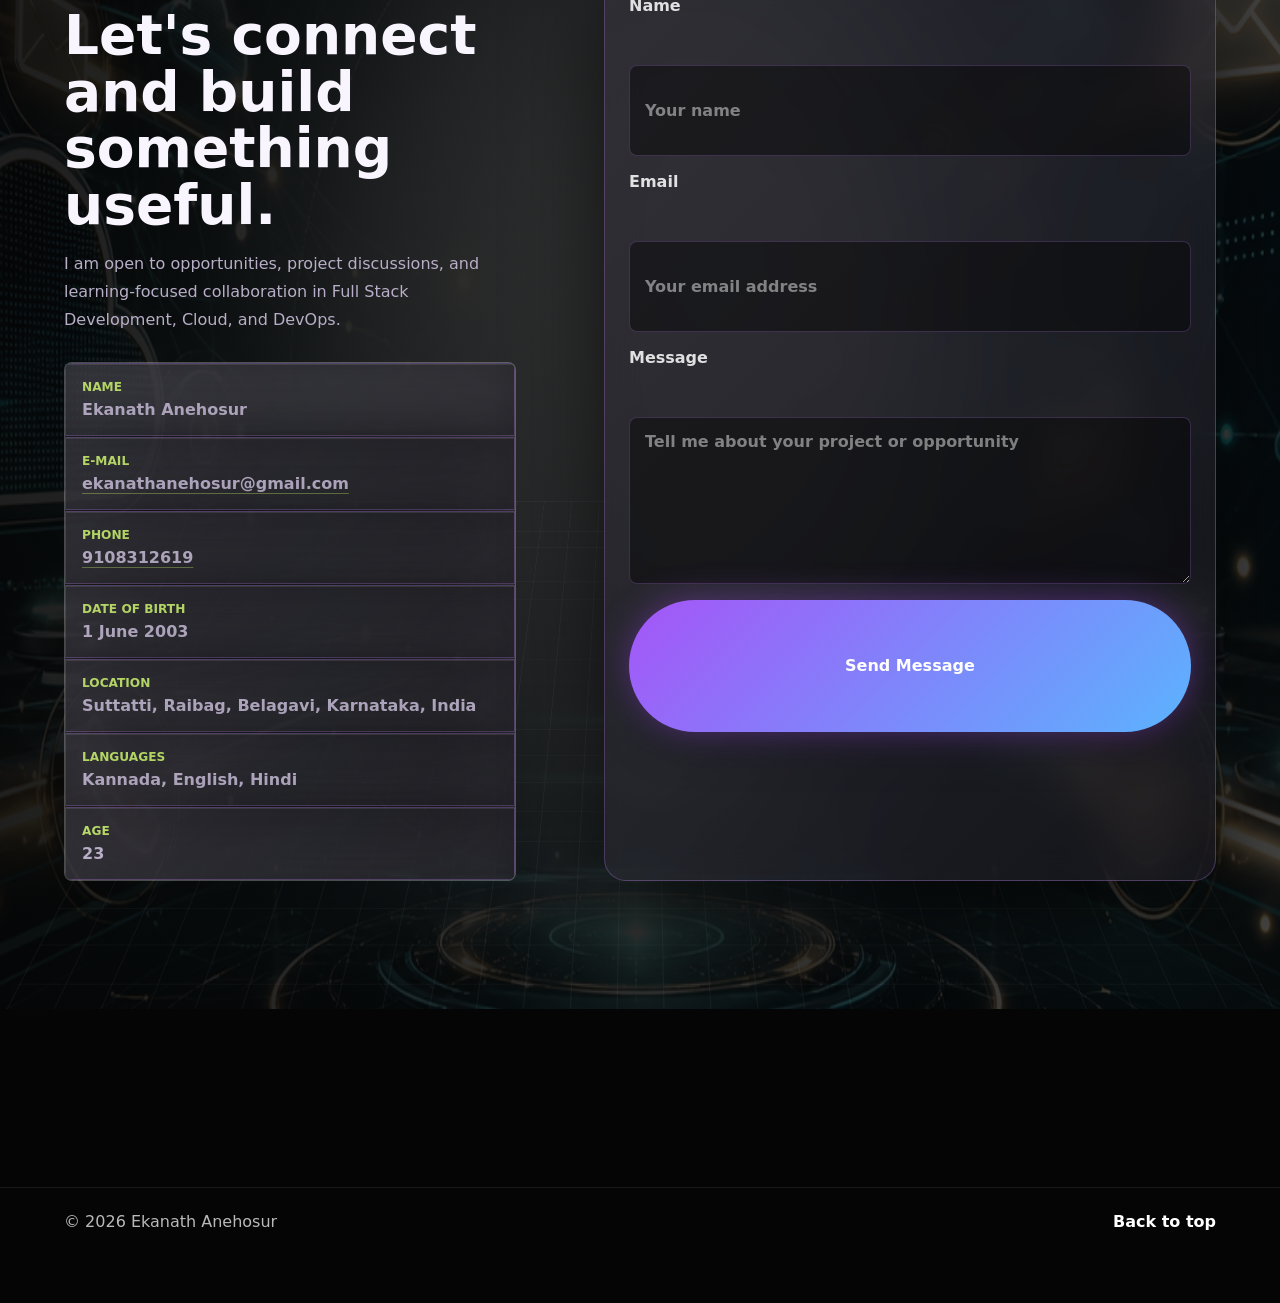
<file: Ekanath-portfolio-site/index.html>
<!DOCTYPE html>
<html lang="en">
  <head>
    <meta charset="UTF-8" />
    <meta name="viewport" content="width=device-width, initial-scale=1.0" />
    <meta
      name="description"
      content="Portfolio of Ekanath Anehosur, a Computer Science Engineering graduate focused on Full Stack Development, Cloud, and DevOps."
    />
    <meta name="author" content="Ekanath Anehosur" />
    <meta name="robots" content="index, follow" />
    <meta property="og:title" content="Ekanath Anehosur | Portfolio" />
    <meta
      property="og:description"
      content="Full Stack Developer and Cloud DevOps enthusiast building web apps, APIs, AWS projects, Docker workflows, and automation."
    />
    <meta property="og:type" content="website" />
    <title>Ekanath Anehosur | Full Stack Developer & Cloud DevOps Enthusiast</title>
    <link rel="preload" as="image" href="assets/cinematic-intro.png" />
    <link rel="preload" as="image" href="assets/intro-about-tech.png" />
    <link rel="preload" as="image" href="assets/intro-education-tech.png" />
    <link rel="preload" as="image" href="assets/intro-projects-tech.png" />
    <link rel="preload" as="image" href="assets/intro-skills-tech.png" />
    <link rel="preload" as="image" href="assets/intro-interests-tech.png" />
    <link rel="preload" as="image" href="assets/intro-contact-tech.png" />
    <link rel="preload" as="image" href="assets/intro-social-tech.png" />
    <link rel="stylesheet" href="styles.css" />
  </head>
  <body>
    <div class="cinematic-loader" data-loader aria-hidden="true">
      <div class="loader-orbit">
        <span></span>
        <span></span>
        <span></span>
      </div>
      <strong>EA</strong>
      <p>Initializing portfolio</p>
      <div class="loader-bar"><span></span></div>
    </div>

    <div class="ambient-stage" aria-hidden="true">
      <canvas class="particle-canvas" data-particles></canvas>
      <span class="ambient-glow glow-one"></span>
      <span class="ambient-glow glow-two"></span>
      <span class="ambient-fog fog-one"></span>
      <span class="ambient-fog fog-two"></span>
      <span class="noise-layer"></span>
    </div>

    <header class="site-header" data-header>
      <a class="brand" href="#home" aria-label="Go to home">
        <span class="brand-mark">EA</span>
        <span>Ekanath</span>
      </a>
      <nav class="nav" aria-label="Primary navigation">
        <a href="#home">Home</a>
        <a href="#about">About Me</a>
        <a href="#education">Education</a>
        <a href="#projects">Projects</a>
        <a href="#skills">Skills</a>
        <a href="#interests">Interests</a>
        <a href="#contact">Contact</a>
        <a href="#social-connect">Social Connect</a>
      </nav>
      <a class="header-cta" href="#contact">Contact Me</a>
    </header>

    <main>
      <section class="hero" id="home" aria-label="Portfolio introduction">
        <img class="hero-image" src="assets/portfolio-hero.png" alt="" />
        <div class="hero-overlay"></div>
        <div class="hero-3d-core" data-hero-core aria-hidden="true">
          <span class="core-shell"></span>
          <span class="core-ring ring-a"></span>
          <span class="core-ring ring-b"></span>
          <span class="core-ring ring-c"></span>
          <span class="core-node node-a"></span>
          <span class="core-node node-b"></span>
          <span class="core-node node-c"></span>
          <span class="core-node node-d"></span>
        </div>
        <div class="intro-cinema" aria-hidden="true">
          <div class="cinema-stage">
            <div class="cinema-card cinema-card-main">
              <span>EA</span>
              <strong>Portfolio</strong>
            </div>
            <div class="cinema-card cinema-card-left">
              <span>Full Stack</span>
              <strong>APIs</strong>
            </div>
            <div class="cinema-card cinema-card-right">
              <span>Cloud</span>
              <strong>AWS</strong>
            </div>
            <div class="cinema-ring"></div>
          </div>
        </div>
        <div class="hero-content">
          <p class="eyebrow">Full Stack Developer | Cloud & DevOps Enthusiast</p>
          <h1>Ekanath Anehosur</h1>
          <p class="hero-copy">
            Computer Science Engineering graduate building full-stack web
            applications while developing strong skills in AWS, Linux, Docker,
            Terraform, CI/CD, and cloud deployment.
          </p>
          <div class="hero-actions">
            <a class="button primary" href="#projects">View Projects</a>
            <a class="button ghost" href="#skills">Explore Skills</a>
          </div>
        </div>
        <aside class="hero-panel" aria-label="Profile highlights">
          <span>Career Goal</span>
          <strong>Cloud Architect</strong>
          <span>Building a foundation across application development, deployment, automation, and cloud security.</span>
        </aside>
        <div class="hero-marquee" aria-label="Portfolio strengths">
          <span>Full Stack</span>
          <span>Backend APIs</span>
          <span>AWS Cloud</span>
          <span>Docker</span>
          <span>CI/CD</span>
        </div>
      </section>

      <section class="section intro-band" id="about" aria-label="About Ekanath">
        <div class="section-heading">
          <p class="eyebrow">About Me</p>
          <h2>Building complete digital solutions from app development to cloud deployment.</h2>
        </div>
        <div class="about-story">
          <p class="large-text">
            I am a Computer Science Engineering graduate with a strong interest
            in Full Stack Development, Cloud, and DevOps.
          </p>
          <p class="about-copy">
            I enjoy creating responsive web applications, developing backend
            APIs, working with databases, and taking applications beyond
            development by containerizing, deploying, and managing them with
            modern cloud and DevOps practices.
          </p>
          <div class="about-tags" aria-label="About highlights">
            <span>FastAPI</span>
            <span>SQL</span>
            <span>AWS</span>
            <span>Docker</span>
            <span>Terraform</span>
            <span>CI/CD</span>
          </div>
        </div>
        <div class="signature-card">
          <span>Current Focus</span>
          <strong>Full Stack + Cloud + DevOps</strong>
          <p>
            Strengthening backend development, Linux, Docker, Terraform, CI/CD,
            Kubernetes, automation, AWS architecture, and cloud security.
          </p>
        </div>
      </section>

      <section class="section split" id="education">
        <div class="section-heading">
          <p class="eyebrow">Education</p>
          <h2>Academic foundation in Computer Science and Engineering.</h2>
        </div>
        <div class="education-grid">
          <article class="education-card featured-education">
            <span>Bachelor of Engineering</span>
            <h3>Computer Science and Engineering</h3>
            <p>Hirasugar Institute of Technology, Nidasoshi</p>
            <p>Visvesvaraya Technological University</p>
            <strong>Graduated: June 2025 | CGPA: 8.23</strong>
          </article>
          <article class="education-card">
            <span>Pre-University Education</span>
            <h3>Science</h3>
            <p>Tungal Science Composite P U College, Jamakhandi</p>
            <strong>Completed: 2021 | Percentage: 83.50%</strong>
          </article>
          <article class="education-card">
            <span>Secondary Education</span>
            <h3>SSLC</h3>
            <p>New High School, Kudachi</p>
            <strong>Completed: 2019 | Percentage: 83.20%</strong>
          </article>
        </div>
      </section>

      <section class="section" id="projects">
        <div class="section-heading">
          <p class="eyebrow">Projects</p>
          <h2>Hands-on work across full stack, cloud, DevOps, database, and academic learning.</h2>
        </div>

        <div class="filter-bar" aria-label="Project filters">
          <button class="filter active" type="button" data-filter="all">All</button>
          <button class="filter" type="button" data-filter="fullstack">Full Stack</button>
          <button class="filter" type="button" data-filter="cloud">Cloud</button>
          <button class="filter" type="button" data-filter="devops">DevOps</button>
          <button class="filter" type="button" data-filter="academic">Academic</button>
        </div>

        <div class="project-grid project-grid-wide">
          <article class="project-card feature-card" data-category="fullstack">
            <div class="project-media project-one">
              <div class="project-logo food-logo" aria-hidden="true">
                <span>SF</span>
                <strong>Sangeeth Foods</strong>
              </div>
            </div>
            <div class="project-body">
              <span class="project-type">Full Stack Development</span>
              <h3>Sangeeth Foods</h3>
              <p>
                A full-stack food delivery application with responsive frontend,
                backend APIs, authentication, database integration, and plans
                for cloud deployment and DevOps automation.
              </p>
              <ul class="project-details">
                <li>HTML, CSS, JavaScript, Python, FastAPI</li>
                <li>SQLAlchemy, SQLite, JWT authentication</li>
                <li>Cart, wishlist, checkout, profile, orders, offers</li>
              </ul>
            </div>
          </article>

          <article class="project-card" data-category="cloud">
            <div class="project-media project-two">
              <div class="project-logo aws-logo" aria-hidden="true">
                <span>AWS</span>
                <strong>S3 + CloudFront</strong>
              </div>
            </div>
            <div class="project-body">
              <span class="project-type">Cloud</span>
              <h3>AWS S3 & CloudFront Hosting</h3>
              <p>Hosted a static website using Amazon S3 and delivered it through CloudFront for secure content delivery.</p>
              <ul class="project-details">
                <li>S3 website hosting</li>
                <li>CloudFront distribution</li>
                <li>Origin Access Control and bucket policies</li>
              </ul>
            </div>
          </article>

          <article class="project-card" data-category="cloud">
            <div class="project-media project-four">
              <div class="project-logo pipeline-logo" aria-hidden="true">
                <span>CI/CD</span>
                <strong>AWS Pipeline</strong>
              </div>
            </div>
            <div class="project-body">
              <span class="project-type">Cloud & DevOps</span>
              <h3>AWS CI/CD Pipeline Project</h3>
              <p>Worked with AWS developer tools to understand automated application build and deployment workflows.</p>
              <ul class="project-details">
                <li>CodeBuild, CodeDeploy, CodePipeline</li>
                <li>GitHub integration and IAM roles</li>
                <li>Build configuration and deployment troubleshooting</li>
              </ul>
            </div>
          </article>

          <article class="project-card" data-category="devops">
            <div class="project-media project-three">
              <div class="project-logo docker-logo" aria-hidden="true">
                <span>D</span>
                <strong>Docker</strong>
              </div>
            </div>
            <div class="project-body">
              <span class="project-type">DevOps</span>
              <h3>Docker Containerization Project</h3>
              <p>Containerized applications using Docker and practiced building, running, and managing images and containers.</p>
              <ul class="project-details">
                <li>Dockerfile, images, containers</li>
                <li>Image building and container execution</li>
                <li>Docker Hub workflow</li>
              </ul>
            </div>
          </article>

          <article class="project-card" data-category="devops">
            <div class="project-media project-five">
              <div class="project-logo terraform-logo" aria-hidden="true">
                <span>TF</span>
                <strong>Terraform</strong>
              </div>
            </div>
            <div class="project-body">
              <span class="project-type">Infrastructure as Code</span>
              <h3>Terraform Infrastructure Project</h3>
              <p>Practiced Infrastructure as Code concepts using Terraform to understand automated cloud infrastructure provisioning.</p>
              <ul class="project-details">
                <li>Terraform configuration</li>
                <li>Providers and resources</li>
                <li>AWS infrastructure provisioning concepts</li>
              </ul>
            </div>
          </article>

          <article class="project-card" data-category="academic">
            <div class="project-media project-six">
              <div class="project-logo ml-logo" aria-hidden="true">
                <span>ML</span>
                <strong>Skin Cancer Detection</strong>
              </div>
            </div>
            <div class="project-body">
              <span class="project-type">Academic Project</span>
              <h3>Skin Cancer Detection Using Machine Learning</h3>
              <p>A BE major project using image analysis and machine learning concepts to assist in skin cancer detection.</p>
              <ul class="project-details">
                <li>Python</li>
                <li>Machine learning concepts</li>
                <li>Image-based analysis</li>
              </ul>
            </div>
          </article>

          <article class="project-card" data-category="academic">
            <div class="project-media project-seven">
              <div class="project-logo db-logo" aria-hidden="true">
                <span>DB</span>
                <strong>Event Management</strong>
              </div>
            </div>
            <div class="project-body">
              <span class="project-type">Database Project</span>
              <h3>Event Management System</h3>
              <p>A DBMS mini-project designed to manage event-related information and demonstrate database design concepts.</p>
              <ul class="project-details">
                <li>DBMS</li>
                <li>SQL</li>
                <li>Database design</li>
              </ul>
            </div>
          </article>

          <article class="project-card" data-category="academic">
            <div class="project-media project-eight">
              <div class="project-logo sort-logo" aria-hidden="true">
                <span>SV</span>
                <strong>Mini Projects</strong>
              </div>
            </div>
            <div class="project-body">
              <span class="project-type">Mini Projects</span>
              <h3>Sorting Visualization & Android Weather App</h3>
              <p>Learning projects built to explore sorting algorithms, computer graphics, and Android development concepts.</p>
              <ul class="project-details">
                <li>Sorting visualization</li>
                <li>Computer graphics mini project</li>
                <li>Android weather application</li>
              </ul>
            </div>
          </article>
        </div>
      </section>

      <section class="section skills-section" id="skills">
        <div class="section-heading">
          <p class="eyebrow">Skills</p>
          <h2>Balanced technical foundation across application development and deployment.</h2>
        </div>
        <div class="skill-columns">
          <article class="skill-group">
            <span>Frontend</span>
            <h3>Web Interface</h3>
            <ul><li>HTML</li><li>CSS</li><li>JavaScript</li><li>Responsive Web Design</li></ul>
          </article>
          <article class="skill-group">
            <span>Backend</span>
            <h3>APIs & Auth</h3>
            <ul><li>Python</li><li>FastAPI</li><li>REST API Development</li><li>Authentication</li><li>JWT Authentication</li></ul>
          </article>
          <article class="skill-group">
            <span>Database</span>
            <h3>Data Layer</h3>
            <ul><li>SQL</li><li>SQLite</li><li>Database Design</li><li>SQLAlchemy</li></ul>
          </article>
          <article class="skill-group">
            <span>Cloud</span>
            <h3>AWS Services</h3>
            <ul><li>AWS</li><li>EC2</li><li>S3</li><li>VPC</li><li>IAM</li><li>CloudFront</li><li>CodeBuild</li><li>CodeDeploy</li><li>CodePipeline</li></ul>
          </article>
          <article class="skill-group">
            <span>DevOps</span>
            <h3>Automation & Delivery</h3>
            <ul><li>Linux</li><li>Docker</li><li>Git</li><li>GitHub</li><li>Terraform</li><li>Jenkins</li><li>CI/CD</li></ul>
          </article>
          <article class="skill-group learning-card">
            <span>Currently Learning</span>
            <h3>Next Focus</h3>
            <ul><li>Kubernetes</li><li>Ansible</li><li>Advanced AWS Architecture</li><li>Cloud Security</li><li>Python Automation</li></ul>
          </article>
        </div>
      </section>

      <section class="section hobbies-section" id="interests">
        <div class="section-heading">
          <p class="eyebrow">Interests</p>
          <h2>Professional interests and hobbies that support continuous learning.</h2>
        </div>
        <div class="interest-layout">
          <div class="hobby-grid">
            <article class="hobby-card"><span>Build</span><h3>Real-world applications</h3><p>Developing practical apps that combine frontend, backend, and database workflows.</p></article>
            <article class="hobby-card"><span>Cloud</span><h3>AWS architecture</h3><p>Exploring AWS services, scalable system architecture, and secure cloud design.</p></article>
            <article class="hobby-card"><span>DevOps</span><h3>Deployment automation</h3><p>Learning CI/CD, Docker, Terraform, Linux, and modern DevOps practices.</p></article>
            <article class="hobby-card"><span>Security</span><h3>Cloud security</h3><p>Understanding secure access, IAM, infrastructure design, and reliable deployments.</p></article>
          </div>
          <div class="personal-card">
            <span>Personal Hobbies</span>
            <ul>
              <li>Listening to music</li>
              <li>Travelling</li>
              <li>Helping others</li>
              <li>Participating in team activities</li>
              <li>Exploring new technologies</li>
            </ul>
          </div>
        </div>
      </section>

      <section class="section future-section" id="future">
        <div class="section-heading">
          <p class="eyebrow">Future Goal</p>
          <h2>Working toward becoming a Cloud Architect.</h2>
        </div>
        <div class="future-card">
          <p>
            My long-term goal is to become a Cloud Architect. I want to gain
            strong industry experience in Full Stack Development, Cloud, and
            DevOps before moving deeper into cloud architecture and cloud
            security.
          </p>
          <p>
            I aim to develop the skills required to design secure, scalable,
            highly available, reliable, and cost-effective cloud solutions.
          </p>
        </div>
      </section>

      <section class="contact-section" id="contact">
        <div class="contact-copy">
          <p class="eyebrow">Contact</p>
          <h2>Let's connect and build something useful.</h2>
          <p>
            I am open to opportunities, project discussions, and learning-focused
            collaboration in Full Stack Development, Cloud, and DevOps.
          </p>
          <dl class="contact-list">
            <div><dt>Name</dt><dd>Ekanath Anehosur</dd></div>
            <div><dt>E-mail</dt><dd><a href="mailto:ekanathanehosur@gmail.com">ekanathanehosur@gmail.com</a></dd></div>
            <div><dt>Phone</dt><dd><a href="tel:+919108312619">9108312619</a></dd></div>
            <div><dt>Date of Birth</dt><dd>1 June 2003</dd></div>
            <div><dt>Location</dt><dd>Suttatti, Raibag, Belagavi, Karnataka, India</dd></div>
            <div><dt>Languages</dt><dd>Kannada, English, Hindi</dd></div>
            <div><dt>Age</dt><dd>23</dd></div>
          </dl>
        </div>

        <form class="contact-form" data-contact-form>
          <label>Name<input type="text" name="name" placeholder="Your name" required /></label>
          <label>Email<input type="email" name="email" placeholder="Your email address" required /></label>
          <label class="form-honey" aria-hidden="true">Website<input type="text" name="website" tabindex="-1" autocomplete="off" /></label>
          <label>Message<textarea name="message" rows="5" placeholder="Tell me about your project or opportunity" required></textarea></label>
          <button class="button primary" type="submit">Send Message</button>
          <p class="form-note" data-form-note aria-live="polite"></p>
        </form>
      </section>
    </main>

    <section class="social-strip" id="social-connect" aria-label="Social and contact links">
      <a href="mailto:ekanathanehosur@gmail.com"><span class="social-icon email-icon">@</span><span>E-mail</span>ekanathanehosur@gmail.com</a>
      <a href="tel:+919108312619"><span class="social-icon phone-icon">TEL</span><span>Phone</span>9108312619</a>
      <a href="https://www.linkedin.com/in/ekanath-anehosur-150653318/" target="_blank" rel="noreferrer"><span class="social-icon linkedin-icon">in</span><span>LinkedIn</span>Ekanath Anehosur</a>
      <a href="https://github.com/Ekanath012" target="_blank" rel="noreferrer"><span class="social-icon github-icon">git</span><span>GitHub</span>Ekanath012</a>
      <a href="https://www.instagram.com/ekanath_5_13/" target="_blank" rel="noreferrer"><span class="social-icon instagram-icon">cam</span><span>Instagram</span>@ekanath_5_13</a>
      <a href="https://www.youtube.com/@ekanathanehosur" target="_blank" rel="noreferrer"><span class="social-icon youtube-icon">play</span><span>YouTube</span>@ekanathanehosur</a>
    </section>

    <div class="trailer-transition" data-trailer aria-hidden="true">
      <div class="trailer-backdrop"></div>
      <div class="trailer-grid"></div>
      <div class="trailer-orbit" aria-hidden="true">
        <span></span>
        <span></span>
        <span></span>
      </div>
      <div class="trailer-content">
        <span class="trailer-kicker" data-trailer-kicker>Now Entering</span>
        <strong data-trailer-title>Portfolio</strong>
        <p data-trailer-copy>Welcome to my digital world.</p>
      </div>
    </div>

    <footer class="site-footer">
      <span>&copy; 2026 Ekanath Anehosur</span>
      <a href="#home">Back to top</a>
    </footer>

    <script src="script.js"></script>
  </body>
</html>
</file>
<file: styles.css>
:root {
  --ink: #111317;
  --muted: #5d6775;
  --paper: #f6f2ea;
  --panel: #fffaf0;
  --teal: #0c6c70;
  --blue: #155cc7;
  --copper: #bc6b35;
  --lime: #b7d968;
  --rose: #b44b6f;
  --line: rgba(17, 19, 23, 0.12);
  --shadow: 0 24px 70px rgba(11, 22, 33, 0.18);
  --soft-shadow: 0 18px 44px rgba(17, 19, 23, 0.12);
}

* { box-sizing: border-box; }
html {
  scroll-behavior: smooth;
  background: #080b0f;
}

body {
  margin: 0;
  font-family: Inter, ui-sans-serif, system-ui, -apple-system, BlinkMacSystemFont, "Segoe UI", sans-serif;
  color: var(--ink);
  background: linear-gradient(180deg, rgba(183, 217, 104, 0.08), transparent 420px), var(--paper);
  overflow-x: hidden;
  isolation: isolate;
}

a { color: inherit; text-decoration: none; }
h1, h2, h3, p { overflow-wrap: anywhere; }

body.is-trailer-playing {
  overflow: hidden;
}

body::before {
  content: "";
  position: fixed;
  inset: 0;
  z-index: -2;
  background:
    linear-gradient(90deg, rgba(12, 108, 112, 0.06) 1px, transparent 1px),
    linear-gradient(0deg, rgba(21, 92, 199, 0.05) 1px, transparent 1px),
    radial-gradient(circle at 18% 12%, rgba(183, 217, 104, 0.16), transparent 26%),
    radial-gradient(circle at 84% 28%, rgba(21, 92, 199, 0.14), transparent 28%);
  background-size: 64px 64px, 64px 64px, auto, auto;
  pointer-events: none;
  transform: translateZ(-180px) scale(1.14);
}

.site-header {
  position: fixed;
  inset: 0 0 auto;
  z-index: 20;
  display: grid;
  grid-template-columns: auto 1fr auto;
  align-items: center;
  gap: 24px;
  padding: 18px clamp(18px, 4vw, 54px);
  color: #fff;
  transition: background 180ms ease, color 180ms ease, box-shadow 180ms ease;
}

.site-header.scrolled {
  color: var(--ink);
  background: rgba(246, 242, 234, 0.92);
  backdrop-filter: blur(18px);
  box-shadow: 0 12px 32px rgba(17, 19, 23, 0.08);
}

.site-header a, .button, .filter, .social-links a {
  transition: transform 160ms ease, opacity 160ms ease, box-shadow 160ms ease, background 160ms ease;
}

.site-header a:hover, .button:hover, .filter:hover, .social-links a:hover {
  opacity: 0.86;
  transform: translateY(-2px);
}

.brand, .nav, .hero-actions, .social-links { display: flex; align-items: center; }
.brand { gap: 10px; font-weight: 800; }

.brand-mark {
  display: grid;
  place-items: center;
  width: 40px;
  height: 40px;
  border-radius: 50%;
  background: linear-gradient(135deg, var(--lime), #f6d677);
  color: var(--ink);
  font-size: 0.9rem;
}

.nav {
  justify-content: center;
  flex-wrap: wrap;
  gap: clamp(8px, 1.45vw, 20px);
  font-size: clamp(0.82rem, 0.95vw, 0.94rem);
  font-weight: 750;
}

.header-cta, .button, .filter {
  border: 0;
  cursor: pointer;
  font: inherit;
  font-weight: 850;
}

.header-cta {
  padding: 11px 18px;
  border-radius: 999px;
  background: linear-gradient(135deg, var(--lime), #f5d36f);
  color: var(--ink);
  box-shadow: 0 12px 28px rgba(183, 217, 104, 0.28);
}

.hero {
  position: relative;
  min-height: 94vh;
  display: grid;
  align-items: end;
  padding: 130px clamp(18px, 5vw, 72px) 96px;
  overflow: hidden;
  color: #fff;
  transform-style: preserve-3d;
  perspective: 1300px;
}

.hero-image, .hero-overlay { position: absolute; inset: 0; }
.hero-image { width: 100%; height: 100%; object-fit: cover; }

.hero-overlay {
  background:
    radial-gradient(circle at 18% 78%, rgba(183, 217, 104, 0.22), transparent 26%),
    radial-gradient(circle at 84% 38%, rgba(21, 92, 199, 0.24), transparent 28%),
    linear-gradient(90deg, rgba(5, 11, 17, 0.86), rgba(5, 11, 17, 0.44) 48%, rgba(5, 11, 17, 0.2)),
    linear-gradient(0deg, rgba(5, 11, 17, 0.74), transparent 46%);
}

.intro-cinema {
  position: absolute;
  inset: 0;
  z-index: 8;
  display: grid;
  place-items: center;
  perspective: 1100px;
  pointer-events: none;
  overflow: hidden;
  background: #050b11;
  animation: introFade 5s ease forwards;
}

.intro-cinema::before,
.intro-cinema::after {
  content: "";
  position: absolute;
  inset: 0;
  pointer-events: none;
}

.intro-cinema::before {
  background:
    linear-gradient(90deg, rgba(5, 11, 17, 0.48), rgba(5, 11, 17, 0.04) 48%, rgba(5, 11, 17, 0.48)),
    url("assets/cinematic-intro.png") center / cover;
  transform: scale(1.18);
  animation: cinematicPush 5s cubic-bezier(0.12, 0.72, 0.18, 1) forwards;
}

.intro-cinema::after {
  background:
    linear-gradient(115deg, transparent 0 35%, rgba(255, 255, 255, 0.46) 45%, transparent 55% 100%),
    radial-gradient(circle at 50% 78%, rgba(248, 220, 131, 0.48), transparent 18%),
    radial-gradient(circle at 50% 14%, rgba(53, 221, 255, 0.36), transparent 24%);
  mix-blend-mode: screen;
  opacity: 0;
  transform: translateX(-70%);
  animation: lightSweep 5s ease-out forwards;
}

.cinema-stage {
  position: relative;
  z-index: 1;
  width: min(620px, 72vw);
  aspect-ratio: 16 / 9;
  transform-style: preserve-3d;
  animation: stageLift 5s cubic-bezier(0.2, 0.78, 0.22, 1) forwards;
}

.cinema-card,
.cinema-ring {
  position: absolute;
  border: 1px solid rgba(255, 255, 255, 0.28);
  border-radius: 8px;
  box-shadow: 0 30px 90px rgba(0, 0, 0, 0.34);
}

.cinema-card {
  display: grid;
  place-items: center;
  gap: 8px;
  padding: 22px;
  color: #fff;
  text-align: center;
  text-transform: uppercase;
  background:
    linear-gradient(145deg, rgba(255, 255, 255, 0.22), rgba(12, 108, 112, 0.34)),
    rgba(5, 11, 17, 0.26);
  backdrop-filter: blur(18px);
}

.cinema-card span {
  color: var(--lime);
  font-size: clamp(1rem, 2vw, 1.6rem);
  font-weight: 950;
  text-transform: uppercase;
}

.cinema-card strong {
  font-size: clamp(1.2rem, 3vw, 2.45rem);
}

.cinema-card-main {
  inset: 14% 22%;
  transform: translateZ(150px);
  background:
    linear-gradient(145deg, rgba(248, 220, 131, 0.3), rgba(12, 108, 112, 0.4)),
    rgba(5, 11, 17, 0.34);
}

.cinema-card-left {
  inset: 22% auto auto 0;
  width: 30%;
  min-height: 38%;
  transform: rotateY(38deg) translateZ(34px);
}

.cinema-card-right {
  inset: auto 0 20% auto;
  width: 30%;
  min-height: 38%;
  transform: rotateY(-38deg) translateZ(34px);
}

.cinema-ring {
  inset: 6%;
  background:
    linear-gradient(90deg, rgba(183, 217, 104, 0.18), transparent 30% 70%, rgba(21, 92, 199, 0.2)),
    rgba(255, 255, 255, 0.04);
  transform: rotateX(68deg) translateZ(-95px);
}

.hero-content {
  position: relative;
  z-index: 2;
  max-width: 760px;
  transform: translateZ(80px);
}

.eyebrow {
  margin: 0 0 14px;
  color: var(--copper);
  font-size: 0.78rem;
  font-weight: 900;
  letter-spacing: 0.14em;
  text-transform: uppercase;
}

.hero .eyebrow, .contact-section .eyebrow, .hobby-card span { color: var(--lime); }

h1 {
  margin: 0;
  max-width: 9ch;
  font-size: clamp(4rem, 13vw, 9.8rem);
  line-height: 0.86;
  text-shadow: 0 22px 54px rgba(0, 0, 0, 0.42);
}

h2 {
  margin: 0;
  max-width: 820px;
  font-size: clamp(2rem, 5vw, 4.4rem);
  line-height: 0.96;
}

h3 { margin: 0; font-size: 1.2rem; }

.hero-copy {
  max-width: 610px;
  margin: 26px 0 0;
  color: rgba(255, 255, 255, 0.88);
  font-size: clamp(1.05rem, 2vw, 1.35rem);
  line-height: 1.6;
}

.hero-actions { flex-wrap: wrap; gap: 14px; margin-top: 34px; }

.button {
  display: inline-flex;
  align-items: center;
  justify-content: center;
  min-height: 48px;
  padding: 0 22px;
  border-radius: 999px;
}

.button.primary {
  background: linear-gradient(135deg, var(--lime), #f8dc83);
  color: var(--ink);
  box-shadow: 0 16px 34px rgba(183, 217, 104, 0.26);
}

.button.ghost {
  border: 1px solid rgba(255, 255, 255, 0.42);
  color: #fff;
  background: rgba(255, 255, 255, 0.08);
  backdrop-filter: blur(14px);
}

.hero-panel {
  position: absolute;
  right: clamp(18px, 5vw, 72px);
  bottom: 96px;
  z-index: 2;
  width: min(310px, calc(100vw - 36px));
  padding: 20px;
  border: 1px solid rgba(255, 255, 255, 0.24);
  border-radius: 8px;
  background: linear-gradient(145deg, rgba(255, 255, 255, 0.16), rgba(6, 13, 19, 0.54)), rgba(6, 13, 19, 0.58);
  backdrop-filter: blur(18px);
  box-shadow: var(--shadow);
  transform: translateZ(120px);
}

.hero-panel span, .hero-panel strong { display: block; }
.hero-panel span { color: rgba(255, 255, 255, 0.72); font-size: 0.88rem; line-height: 1.5; }
.hero-panel strong { margin: 10px 0; font-size: 1.45rem; }

.hero-marquee {
  position: absolute;
  left: 0;
  right: 0;
  bottom: 0;
  z-index: 3;
  display: grid;
  grid-template-columns: repeat(5, 1fr);
  border-top: 1px solid rgba(255, 255, 255, 0.16);
  background: rgba(8, 11, 15, 0.68);
  backdrop-filter: blur(14px);
  transform: translateZ(68px);
}

.hero-marquee span {
  padding: 16px 12px;
  border-right: 1px solid rgba(255, 255, 255, 0.14);
  color: rgba(255, 255, 255, 0.82);
  font-size: 0.82rem;
  font-weight: 900;
  text-align: center;
  text-transform: uppercase;
}

.section {
  position: relative;
  padding: clamp(72px, 10vw, 130px) clamp(18px, 5vw, 72px);
  overflow: hidden;
  transform-style: preserve-3d;
  perspective: 1200px;
  isolation: isolate;
}

.section::after,
.contact-section::after {
  content: "";
  position: absolute;
  inset: 18px;
  z-index: -1;
  border: 1px solid rgba(12, 108, 112, 0.08);
  border-radius: 8px;
  background:
    linear-gradient(90deg, rgba(255, 255, 255, 0.08) 1px, transparent 1px),
    linear-gradient(0deg, rgba(255, 255, 255, 0.06) 1px, transparent 1px);
  background-size: 46px 46px;
  opacity: 0.5;
  transform: rotateX(62deg) translateY(14%) translateZ(-80px) scale(1.08);
  transform-origin: center bottom;
  pointer-events: none;
}

.section > *,
.contact-section > *,
.social-strip > * {
  position: relative;
  z-index: 1;
}

.section-heading {
  transform: translateZ(38px);
}

.section-heading h2,
.contact-copy h2 {
  text-shadow: 0 18px 34px rgba(17, 19, 23, 0.08);
}

.depth-reactive {
  transform: translate3d(0, 0, 0);
  transition: transform 0.24s ease, box-shadow 0.24s ease, border-color 0.24s ease;
}

.depth-reactive:hover {
  transform: translate3d(0, -4px, 0) scale(1.03);
}

.depth-reactive > * {
  transform: none;
}

.depth-static {
  transform-style: preserve-3d;
}
.section-heading { margin-bottom: 34px; }

.intro-band {
  position: relative;
  display: grid;
  grid-template-columns: minmax(220px, 0.7fr) minmax(280px, 1fr) minmax(260px, 0.7fr);
  gap: clamp(28px, 7vw, 96px);
  background:
    linear-gradient(135deg, rgba(255, 253, 248, 0.9), rgba(238, 244, 241, 0.86) 58%, rgba(247, 239, 227, 0.9)),
    url("assets/intro-about-tech.png") center / cover,
    radial-gradient(circle at 78% 18%, rgba(21, 92, 199, 0.12), transparent 28%),
    radial-gradient(circle at 12% 86%, rgba(183, 217, 104, 0.16), transparent 28%),
    linear-gradient(135deg, #fffdf8, #eef4f1 58%, #f7efe3);
  overflow: hidden;
}

.intro-band::before {
  content: "";
  position: absolute;
  inset: 28px;
  border: 1px solid rgba(17, 19, 23, 0.08);
  border-radius: 8px;
  pointer-events: none;
}

.intro-band > * {
  position: relative;
  z-index: 1;
}

.about-story {
  display: grid;
  gap: 22px;
}

.large-text {
  margin: 0;
  color: #202a34;
  font-size: clamp(1.25rem, 2.55vw, 2.35rem);
  font-weight: 750;
  line-height: 1.22;
}

.about-tags {
  display: flex;
  flex-wrap: wrap;
  gap: 10px;
}

.about-tags span {
  padding: 10px 13px;
  border: 1px solid rgba(12, 108, 112, 0.18);
  border-radius: 999px;
  background: rgba(255, 255, 255, 0.72);
  color: #24303a;
  font-size: 0.84rem;
  font-weight: 900;
  box-shadow: 0 10px 22px rgba(12, 108, 112, 0.08);
}

.signature-card {
  align-self: start;
  padding: 26px;
  border: 1px solid rgba(12, 108, 112, 0.2);
  border-radius: 8px;
  background:
    linear-gradient(145deg, rgba(17, 19, 23, 0.94), rgba(12, 108, 112, 0.72)),
    var(--ink);
  color: #fff;
  box-shadow: var(--soft-shadow);
}

.signature-card span, .project-type, .bio-list dt, .hobby-card span {
  font-size: 0.78rem;
  font-weight: 900;
  text-transform: uppercase;
}

.signature-card strong { display: block; margin-top: 12px; font-size: 1.45rem; line-height: 1.12; }
.signature-card p { margin-bottom: 0; color: rgba(255, 255, 255, 0.74); line-height: 1.6; }

.filter-bar { display: flex; flex-wrap: wrap; gap: 10px; margin-bottom: 26px; }

.filter {
  min-width: 72px;
  padding: 10px 16px;
  border: 1px solid var(--line);
  border-radius: 999px;
  background: transparent;
  color: var(--ink);
}

.filter.active { background: var(--ink); color: #fff; }

.project-grid {
  display: grid;
  grid-template-columns: repeat(4, minmax(0, 1fr));
  gap: 18px;
  align-items: stretch;
  transform-style: flat;
}

.project-grid-wide {
  grid-template-columns: repeat(3, minmax(0, 1fr));
}

.feature-card {
  grid-column: span 2;
}

.project-card {
  display: flex;
  flex-direction: column;
  overflow: hidden;
  border: 1px solid var(--line);
  border-radius: 8px;
  background: linear-gradient(180deg, rgba(255, 255, 255, 0.72), rgba(255, 250, 240, 0.96)), var(--panel);
  box-shadow: var(--soft-shadow);
  transform: translateY(0);
  transform-style: flat;
  transition: transform 220ms ease, opacity 180ms ease, box-shadow 220ms ease, border-color 220ms ease;
}

.project-card.is-hidden { display: none; }
.project-card:hover {
  border-color: rgba(12, 108, 112, 0.34);
  transform: translateY(-6px);
  box-shadow: 0 24px 58px rgba(17, 19, 23, 0.18);
}

.project-media {
  position: relative;
  display: grid;
  place-items: center;
  min-height: 210px;
  aspect-ratio: 16 / 9;
  padding: 22px;
  overflow: hidden;
  background-size: cover;
  background-position: center;
}

.project-media::before,
.project-media::after {
  content: "";
  position: absolute;
  inset: 18px;
  border-radius: 8px;
  pointer-events: none;
}

.project-media::before {
  border: 1px solid rgba(255, 255, 255, 0.22);
}

.project-media::after {
  inset: auto 18px 18px;
  height: 4px;
  background: linear-gradient(90deg, transparent, rgba(255, 255, 255, 0.76), transparent);
  opacity: 0.54;
}

.project-logo {
  position: relative;
  z-index: 1;
  display: grid;
  place-items: center;
  gap: 10px;
  width: min(260px, 82%);
  min-height: 126px;
  padding: 20px;
  border: 1px solid rgba(255, 255, 255, 0.3);
  border-radius: 8px;
  color: #fff;
  text-align: center;
  background: linear-gradient(145deg, rgba(255, 255, 255, 0.18), rgba(255, 255, 255, 0.06));
  box-shadow: 0 24px 50px rgba(0, 0, 0, 0.24);
  backdrop-filter: blur(16px);
  transform: translateZ(0);
  transition: transform 240ms ease;
}

.project-card:hover .project-logo { transform: scale(1.035); }

.project-logo span {
  display: grid;
  place-items: center;
  min-width: 70px;
  min-height: 70px;
  padding: 10px;
  border-radius: 8px;
  background: rgba(255, 255, 255, 0.92);
  color: var(--ink);
  font-size: 1.05rem;
  font-weight: 950;
  line-height: 1;
  box-shadow: 0 14px 34px rgba(0, 0, 0, 0.22);
}

.project-logo strong {
  max-width: 18ch;
  font-size: clamp(1rem, 2vw, 1.35rem);
  line-height: 1.15;
}

.project-two { background: linear-gradient(135deg, rgba(18, 62, 129, 0.9), rgba(245, 153, 46, 0.74)), repeating-linear-gradient(90deg, rgba(255,255,255,0.16) 0 1px, transparent 1px 44px); }
.project-three { background: linear-gradient(135deg, rgba(17, 19, 23, 0.92), rgba(12, 108, 112, 0.7)), radial-gradient(circle at 30% 30%, rgba(183, 217, 104, 0.44), transparent 34%); }
.project-four { background: linear-gradient(135deg, rgba(12, 108, 112, 0.94), rgba(21, 92, 199, 0.72)), repeating-linear-gradient(0deg, rgba(255,255,255,0.15) 0 1px, transparent 1px 22px), repeating-linear-gradient(90deg, rgba(255,255,255,0.12) 0 1px, transparent 1px 22px); }
.project-five { background: linear-gradient(135deg, rgba(94, 62, 168, 0.9), rgba(183, 217, 104, 0.44)), linear-gradient(45deg, rgba(255,255,255,0.17) 25%, transparent 25% 50%, rgba(255,255,255,0.17) 50% 75%, transparent 75%); background-size: auto, 34px 34px; }
.project-six { background: linear-gradient(135deg, rgba(21, 92, 199, 0.84), rgba(180, 75, 111, 0.6)), radial-gradient(circle at 28% 30%, rgba(255,255,255,0.34), transparent 24%); }
.project-seven { background: linear-gradient(135deg, rgba(188, 107, 53, 0.9), rgba(12, 108, 112, 0.62)), repeating-linear-gradient(90deg, rgba(255,255,255,0.15) 0 1px, transparent 1px 28px); }
.project-eight { background: linear-gradient(135deg, rgba(17, 19, 23, 0.92), rgba(183, 217, 104, 0.48)), radial-gradient(circle at 72% 28%, rgba(255,255,255,0.28), transparent 26%); }

.aws-logo span { color: #f59b26; }
.docker-logo span { color: #0b77bd; }
.terraform-logo span { color: #6045c9; }
.ml-logo span { color: #b44b6f; }
.db-logo span { color: #bc6b35; }
.sort-logo span { color: #0c6c70; }

.project-body {
  display: flex;
  flex: 1;
  flex-direction: column;
  padding: 24px;
  transform: none;
}
.project-type { display: inline-flex; margin-bottom: 14px; color: var(--teal); }
.project-body p, .skill p, .contact-copy p, .bio-card p, .hobby-card p { color: var(--muted); line-height: 1.7; }
.project-body a { display: inline-flex; margin-top: 8px; color: var(--blue); font-weight: 900; }

.project-details {
  display: grid;
  gap: 8px;
  margin: 18px 0 10px;
  padding: 0;
  list-style: none;
}

.project-details li {
  position: relative;
  padding-left: 18px;
  color: #35404d;
  font-size: 0.92rem;
  font-weight: 750;
}

.project-details li::before {
  content: "";
  position: absolute;
  left: 0;
  top: 0.62em;
  width: 7px;
  height: 7px;
  border-radius: 50%;
  background: var(--teal);
}

.stats-band {
  display: grid;
  grid-template-columns: repeat(3, 1fr);
  border-block: 1px solid var(--line);
  background: linear-gradient(135deg, rgba(12, 108, 112, 0.34), transparent 48%), var(--ink);
  color: #fff;
}

.stats-band div { padding: clamp(28px, 6vw, 58px); border-right: 1px solid rgba(255, 255, 255, 0.16); }
.stats-band div:last-child { border-right: 0; }
.stats-band strong, .stats-band span { display: block; }
.stats-band strong { color: var(--lime); font-size: clamp(2.1rem, 5vw, 5rem); }
.stats-band span { color: rgba(255, 255, 255, 0.76); font-weight: 800; }

.split { background: #fffaf0; }
#education {
  background:
    linear-gradient(135deg, rgba(255, 250, 240, 0.9), rgba(246, 242, 234, 0.84)),
    url("assets/intro-education-tech.png") center / cover;
}

#projects {
  background:
    linear-gradient(135deg, rgba(246, 242, 234, 0.94), rgba(255, 250, 240, 0.9)),
    url("assets/intro-projects-tech.png") center / cover;
}

.bio-layout { display: grid; grid-template-columns: minmax(260px, 0.75fr) minmax(280px, 1.25fr); gap: 24px; }

.education-grid {
  display: grid;
  grid-template-columns: 1.2fr 0.9fr 0.9fr;
  gap: 18px;
}

.education-card {
  position: relative;
  min-height: 250px;
  padding: 26px;
  border: 1px solid var(--line);
  border-radius: 8px;
  background: linear-gradient(180deg, rgba(255, 255, 255, 0.88), rgba(255, 250, 240, 0.96));
  box-shadow: var(--soft-shadow);
  overflow: hidden;
  transform-style: preserve-3d;
  transition: transform 240ms ease, box-shadow 240ms ease, border-color 240ms ease;
}

.education-card::before {
  content: "";
  position: absolute;
  inset: -35% auto auto -20%;
  width: 180px;
  height: 180px;
  border-radius: 50%;
  background: var(--education-glow, rgba(12, 108, 112, 0.16));
  filter: blur(4px);
  opacity: 0.7;
  pointer-events: none;
}

.education-card::after {
  content: "";
  position: absolute;
  inset: auto 18px 18px;
  height: 3px;
  background: linear-gradient(90deg, transparent, var(--education-line, var(--teal)), transparent);
  opacity: 0.6;
}

.education-card:hover {
  border-color: color-mix(in srgb, var(--education-line, var(--teal)) 48%, transparent);
  transform: perspective(900px) rotateX(4deg) translateY(-8px);
  box-shadow: 0 28px 62px rgba(17, 19, 23, 0.18);
}

.featured-education {
  --education-glow: rgba(183, 217, 104, 0.25);
  --education-line: var(--lime);
  background: linear-gradient(145deg, rgba(17, 19, 23, 0.94), rgba(12, 108, 112, 0.72));
  color: #fff;
}

.education-card:nth-child(2) {
  --education-glow: rgba(21, 92, 199, 0.18);
  --education-line: #155cc7;
  background:
    linear-gradient(145deg, rgba(255, 255, 255, 0.92), rgba(232, 241, 255, 0.92)),
    #f4f8ff;
}

.education-card:nth-child(3) {
  --education-glow: rgba(188, 107, 53, 0.18);
  --education-line: #bc6b35;
  background:
    linear-gradient(145deg, rgba(255, 255, 255, 0.92), rgba(255, 240, 222, 0.92)),
    #fff7ef;
}

.education-card span,
.skill-group span,
.personal-card span {
  display: inline-flex;
  margin-bottom: 18px;
  color: var(--copper);
  font-size: 0.78rem;
  font-weight: 900;
  text-transform: uppercase;
}

.featured-education span {
  color: var(--lime);
}

.education-card p {
  color: var(--muted);
  line-height: 1.6;
}

.featured-education p {
  color: rgba(255, 255, 255, 0.72);
}

.education-card strong {
  display: block;
  margin-top: 18px;
  line-height: 1.5;
}

.bio-card {
  padding: 28px;
  border-radius: 8px;
  background: linear-gradient(145deg, var(--ink), #26313d);
  color: #fff;
  box-shadow: var(--soft-shadow);
}

.bio-card p { color: rgba(255, 255, 255, 0.78); }

.bio-list {
  display: grid;
  grid-template-columns: repeat(2, minmax(0, 1fr));
  gap: 1px;
  margin: 0;
  background: var(--line);
  border: 1px solid var(--line);
  border-radius: 8px;
  overflow: hidden;
}

.bio-list div { padding: 22px; background: #fffdf8; }
.bio-list dt { color: var(--muted); }
.bio-list dd { margin: 8px 0 0; font-weight: 800; }

.skills-section {
  background:
    linear-gradient(180deg, rgba(238, 244, 241, 0.9), rgba(247, 240, 228, 0.84)),
    url("assets/intro-skills-tech.png") center / cover;
}
.skills-grid { display: grid; grid-template-columns: repeat(4, minmax(0, 1fr)); gap: 14px; }

.skill-columns {
  display: grid;
  grid-template-columns: repeat(3, minmax(0, 1fr));
  gap: 16px;
}

.skill-group {
  padding: 24px;
  border: 1px solid rgba(12, 108, 112, 0.2);
  border-radius: 8px;
  background: linear-gradient(180deg, rgba(255, 255, 255, 0.88), rgba(255, 255, 255, 0.62));
  box-shadow: 0 12px 26px rgba(12, 108, 112, 0.08);
  transition: transform 220ms ease, box-shadow 220ms ease, border-color 220ms ease;
}

.skill-group:hover {
  border-color: rgba(21, 92, 199, 0.28);
  transform: perspective(900px) rotateX(3deg) translateY(-7px);
  box-shadow: 0 24px 54px rgba(12, 108, 112, 0.16);
}

.learning-card {
  background: linear-gradient(145deg, rgba(17, 19, 23, 0.92), rgba(21, 92, 199, 0.72));
  color: #fff;
}

.learning-card span {
  color: var(--lime);
}

.skill-group ul,
.personal-card ul {
  display: flex;
  flex-wrap: wrap;
  gap: 8px;
  margin: 18px 0 0;
  padding: 0;
  list-style: none;
}

.skill-group li,
.personal-card li {
  padding: 8px 10px;
  border: 1px solid rgba(12, 108, 112, 0.16);
  border-radius: 999px;
  background: rgba(255, 255, 255, 0.7);
  color: #2f3945;
  font-size: 0.88rem;
  font-weight: 800;
}

.learning-card li {
  border-color: rgba(255, 255, 255, 0.18);
  background: rgba(255, 255, 255, 0.1);
  color: rgba(255, 255, 255, 0.86);
}

.skill {
  min-height: 240px;
  padding: 24px;
  border: 1px solid rgba(12, 108, 112, 0.22);
  border-radius: 8px;
  background: linear-gradient(180deg, rgba(255, 255, 255, 0.86), rgba(255, 255, 255, 0.58));
  box-shadow: 0 12px 26px rgba(12, 108, 112, 0.08);
}

.skill span { display: inline-flex; margin-bottom: 48px; color: var(--copper); font-weight: 900; }

.ongoing-skills {
  display: grid;
  grid-template-columns: minmax(220px, 0.8fr) repeat(4, minmax(0, 1fr));
  gap: 14px;
  margin-top: 18px;
  padding: 18px;
  border: 1px solid rgba(12, 108, 112, 0.2);
  border-radius: 8px;
  background: rgba(255, 255, 255, 0.68);
  box-shadow: var(--soft-shadow);
}

.ongoing-skills h3 { font-size: 1.8rem; }

.skill-track {
  display: grid;
  align-content: center;
  gap: 14px;
  min-height: 128px;
  padding: 18px;
  border-radius: 8px;
  background: #fffdf8;
}

.skill-track span { font-weight: 900; }
progress { width: 100%; height: 10px; overflow: hidden; border: 0; border-radius: 999px; background: rgba(17, 19, 23, 0.08); }
progress::-webkit-progress-bar { background: rgba(17, 19, 23, 0.08); }
progress::-webkit-progress-value { border-radius: 999px; background: linear-gradient(90deg, var(--teal), var(--lime)); }
progress::-moz-progress-bar { border-radius: 999px; background: linear-gradient(90deg, var(--teal), var(--lime)); }

.hobbies-section {
  background:
    linear-gradient(135deg, rgba(251, 248, 241, 0.88), rgba(255, 250, 240, 0.8)),
    url("assets/intro-interests-tech.png") center / cover;
}
.interest-layout {
  display: grid;
  gap: 18px;
}

.hobby-grid { display: grid; grid-template-columns: repeat(4, minmax(0, 1fr)); gap: 14px; }

.hobby-card {
  min-height: 230px;
  padding: 24px;
  border-radius: 8px;
  background: linear-gradient(145deg, rgba(17, 19, 23, 0.92), rgba(12, 108, 112, 0.74)), var(--ink);
  color: #fff;
  box-shadow: var(--soft-shadow);
  transition: transform 220ms ease, box-shadow 220ms ease, filter 220ms ease;
}

.hobby-card:nth-child(2) { background: linear-gradient(145deg, rgba(21, 92, 199, 0.9), rgba(17, 19, 23, 0.82)); }
.hobby-card:nth-child(3) { background: linear-gradient(145deg, rgba(188, 107, 53, 0.88), rgba(17, 19, 23, 0.86)); }
.hobby-card:nth-child(4) { background: linear-gradient(145deg, rgba(180, 75, 111, 0.88), rgba(17, 19, 23, 0.84)); }
.hobby-card h3 { margin-top: 48px; }
.hobby-card p { color: rgba(255, 255, 255, 0.74); }

.hobby-card:hover {
  filter: saturate(1.12);
  transform: perspective(900px) rotateY(-4deg) translateY(-8px);
  box-shadow: 0 26px 60px rgba(17, 19, 23, 0.2);
}

.personal-card,
.future-card {
  padding: 28px;
  border: 1px solid rgba(12, 108, 112, 0.18);
  border-radius: 8px;
  background: linear-gradient(145deg, rgba(255, 255, 255, 0.9), rgba(183, 217, 104, 0.16));
  box-shadow: var(--soft-shadow);
}

.future-section {
  background:
    linear-gradient(135deg, rgba(255, 250, 240, 0.9), rgba(238, 244, 241, 0.82)),
    url("assets/intro-skills-tech.png") center / cover,
    radial-gradient(circle at 82% 24%, rgba(21, 92, 199, 0.12), transparent 28%),
    #fffaf0;
}

.future-card {
  display: grid;
  grid-template-columns: 1fr 1fr;
  gap: 26px;
}

.future-card p {
  margin: 0;
  color: #29333f;
  font-size: clamp(1.05rem, 2vw, 1.35rem);
  line-height: 1.7;
}

.contact-section {
  position: relative;
  display: grid;
  grid-template-columns: minmax(280px, 0.85fr) minmax(280px, 1.15fr);
  gap: clamp(28px, 7vw, 88px);
  padding: clamp(72px, 10vw, 130px) clamp(18px, 5vw, 72px);
  background:
    linear-gradient(135deg, rgba(17, 19, 23, 0.88), rgba(5, 11, 17, 0.78)),
    url("assets/intro-contact-tech.png") center / cover,
    radial-gradient(circle at 18% 18%, rgba(183, 217, 104, 0.14), transparent 26%),
    radial-gradient(circle at 82% 72%, rgba(21, 92, 199, 0.2), transparent 30%),
    var(--ink);
  color: #fff;
  overflow: hidden;
  transform-style: preserve-3d;
  perspective: 1200px;
  isolation: isolate;
}

.contact-copy h2 { max-width: 620px; }
.contact-copy p { max-width: 560px; color: rgba(255, 255, 255, 0.72); }
.contact-list {
  display: grid;
  gap: 1px;
  max-width: 620px;
  margin: 28px 0 0;
  overflow: hidden;
  border: 1px solid rgba(255, 255, 255, 0.16);
  border-radius: 8px;
  background: rgba(255, 255, 255, 0.12);
}

.contact-list div {
  padding: 16px;
  background: rgba(255, 255, 255, 0.06);
}

.contact-list dt {
  color: var(--lime);
  font-size: 0.76rem;
  font-weight: 900;
  text-transform: uppercase;
}

.contact-list dd {
  margin: 6px 0 0;
  color: rgba(255, 255, 255, 0.86);
  font-weight: 750;
}

.contact-list a {
  color: inherit;
  text-decoration: underline;
  text-decoration-color: rgba(183, 217, 104, 0.44);
  text-underline-offset: 4px;
}

.social-links { flex-wrap: wrap; gap: 10px; margin-top: 28px; }

.social-links a {
  padding: 10px 14px;
  border: 1px solid rgba(255, 255, 255, 0.22);
  border-radius: 999px;
  color: #fff;
  font-weight: 800;
  background: rgba(255, 255, 255, 0.06);
}

.social-links a:hover { background: rgba(183, 217, 104, 0.18); box-shadow: 0 14px 28px rgba(0, 0, 0, 0.16); }

.social-strip {
  display: grid;
  grid-template-columns: repeat(6, minmax(0, 1fr));
  border-top: 1px solid rgba(255, 255, 255, 0.1);
  border-bottom: 1px solid rgba(255, 255, 255, 0.1);
  background:
    linear-gradient(135deg, rgba(16, 22, 29, 0.9), rgba(12, 108, 112, 0.78) 52%, rgba(17, 19, 23, 0.9)),
    url("assets/intro-social-tech.png") center / cover;
  color: #fff;
}

.social-strip a {
  position: relative;
  display: grid;
  align-content: center;
  gap: 8px;
  min-height: 104px;
  padding: 18px;
  border-right: 1px solid rgba(255, 255, 255, 0.14);
  font-weight: 850;
  line-height: 1.35;
  overflow-wrap: anywhere;
  overflow: hidden;
  transition: background 180ms ease, transform 180ms ease;
}

.social-strip a::before {
  content: "";
  position: absolute;
  inset: 0;
  background: linear-gradient(115deg, transparent 0 35%, rgba(255, 255, 255, 0.18) 48%, transparent 62% 100%);
  transform: translateX(-120%);
  transition: transform 420ms ease;
}

.social-strip a:last-child { border-right: 0; }

.social-strip a:hover {
  background: rgba(255, 255, 255, 0.1);
  transform: perspective(800px) rotateX(5deg) translateY(-4px);
}

.social-strip a:hover::before {
  transform: translateX(120%);
}

.social-strip a:hover .social-icon {
  transform: translateY(-3px) scale(1.08);
}

.social-strip span {
  display: block;
  color: var(--lime);
  font-size: 0.74rem;
  font-weight: 950;
  text-transform: uppercase;
}

.social-strip .social-icon {
  display: grid;
  place-items: center;
  width: 42px;
  height: 42px;
  margin-bottom: 4px;
  border-radius: 8px;
  color: #fff;
  font-size: 0.82rem;
  font-weight: 950;
  letter-spacing: 0;
  text-transform: none;
  box-shadow: 0 14px 30px rgba(0, 0, 0, 0.22);
  transition: transform 180ms ease;
}

.email-icon {
  background: linear-gradient(135deg, #ea4335, #fbbc05 52%, #34a853);
}

.phone-icon {
  background: linear-gradient(135deg, #0c6c70, #25d366);
}

.linkedin-icon {
  background: #0a66c2;
}

.github-icon {
  background: linear-gradient(135deg, #111317, #3b4450);
}

.instagram-icon {
  background: linear-gradient(135deg, #f58529, #dd2a7b 48%, #8134af 72%, #515bd4);
}

.youtube-icon {
  background: #ff0033;
}

.project-card.depth-reactive,
.education-card.depth-reactive,
.skill-group.depth-reactive,
.hobby-card.depth-reactive,
.signature-card.depth-reactive,
.personal-card.depth-reactive,
.future-card.depth-reactive,
.contact-form.depth-reactive,
.contact-list div.depth-reactive,
.social-strip a.depth-reactive {
  transform: translate3d(0, 0, 0);
}

.project-card.depth-reactive:hover,
.education-card.depth-reactive:hover,
.skill-group.depth-reactive:hover,
.hobby-card.depth-reactive:hover,
.signature-card.depth-reactive:hover,
.personal-card.depth-reactive:hover,
.future-card.depth-reactive:hover,
.contact-form.depth-reactive:hover,
.contact-list div.depth-reactive:hover,
.social-strip a.depth-reactive:hover {
  transform: translate3d(0, -4px, 0) scale(1.03);
}

.project-logo,
.project-body h3,
.education-card h3,
.skill-group h3,
.hobby-card h3,
.contact-form button,
.social-icon {
  transform: translateZ(28px);
}

.project-body p,
.project-details,
.education-card p,
.education-card strong,
.skill-group ul,
.hobby-card p,
.contact-list dd {
  transform: translateZ(14px);
}

.project-card.depth-reactive,
.project-card.depth-reactive:hover,
.project-card.depth-reactive > *,
.project-card .project-body,
.project-card .project-body h3,
.project-card .project-body p,
.project-card .project-details {
  transform: none;
}

.project-card .project-logo {
  transform: translateZ(0);
}

.contact-form {
  display: grid;
  gap: 16px;
  padding: 24px;
  border: 1px solid rgba(255, 255, 255, 0.16);
  border-radius: 8px;
  background: linear-gradient(145deg, rgba(255, 255, 255, 0.12), rgba(255, 255, 255, 0.04));
  backdrop-filter: blur(16px);
}

.contact-form label { display: grid; gap: 8px; color: rgba(255, 255, 255, 0.86); font-weight: 800; }

.form-honey {
  position: absolute;
  left: -100vw;
  width: 1px;
  height: 1px;
  overflow: hidden;
  opacity: 0;
  pointer-events: none;
}

.contact-form input, .contact-form textarea {
  width: 100%;
  border: 1px solid rgba(255, 255, 255, 0.16);
  border-radius: 8px;
  background: rgba(255, 255, 255, 0.1);
  color: #fff;
  font: inherit;
  padding: 14px 15px;
}

.contact-form input::placeholder, .contact-form textarea::placeholder { color: rgba(255, 255, 255, 0.46); }
.form-note { min-height: 24px; margin: 0; color: var(--lime); }

.trailer-transition {
  position: fixed;
  inset: 0;
  z-index: 60;
  display: grid;
  place-items: center;
  overflow: hidden;
  color: #fff;
  pointer-events: none;
  opacity: 0;
  visibility: hidden;
  perspective: 1200px;
}

.trailer-transition.is-active {
  visibility: visible;
  animation: trailerShell 2.75s ease forwards;
}

.trailer-backdrop,
.trailer-grid,
.trailer-orbit,
.trailer-content {
  position: absolute;
}

.trailer-backdrop {
  inset: -10%;
  background:
    var(--trailer-vignette, linear-gradient(90deg, rgba(5, 11, 17, 0.62), rgba(5, 11, 17, 0.05) 50%, rgba(5, 11, 17, 0.62))),
    var(--trailer-image, url("assets/cinematic-intro.png")) center / cover;
  filter: saturate(1.2) contrast(1.08);
  transform: scale(1.16);
}

.trailer-transition.is-active .trailer-backdrop {
  animation: trailerBackdrop 2.75s cubic-bezier(0.12, 0.72, 0.18, 1) forwards;
}

.trailer-grid {
  inset: 0;
  background:
    linear-gradient(90deg, rgba(255, 255, 255, 0.08) 1px, transparent 1px),
    linear-gradient(0deg, rgba(255, 255, 255, 0.08) 1px, transparent 1px),
    radial-gradient(circle at 50% 68%, var(--trailer-glow, rgba(183, 217, 104, 0.36)), transparent 28%);
  background-size: 74px 74px, 74px 74px, auto;
  mix-blend-mode: screen;
  transform: rotateX(70deg) translateY(14vh) scale(1.25);
  transform-origin: center bottom;
  opacity: 0;
}

.trailer-transition.is-active .trailer-grid {
  animation: trailerGrid 2.75s ease forwards;
}

.trailer-orbit {
  width: min(520px, 72vw);
  aspect-ratio: 1;
  transform-style: preserve-3d;
}

.trailer-orbit span {
  position: absolute;
  inset: 12%;
  border: 1px solid rgba(255, 255, 255, 0.28);
  border-radius: 50%;
  box-shadow: 0 0 36px var(--trailer-glow, rgba(183, 217, 104, 0.36));
}

.trailer-orbit span:nth-child(1) { transform: rotateX(68deg); }
.trailer-orbit span:nth-child(2) { transform: rotateY(68deg); }
.trailer-orbit span:nth-child(3) { transform: rotateX(68deg) rotateZ(58deg); }

.trailer-transition.is-active .trailer-orbit {
  animation: trailerOrbit 2.75s cubic-bezier(0.2, 0.76, 0.16, 1) forwards;
}

.trailer-content {
  z-index: 1;
  display: grid;
  gap: 16px;
  width: min(860px, calc(100vw - 36px));
  padding: 30px;
  text-align: center;
  text-transform: uppercase;
  transform-style: preserve-3d;
}

.trailer-kicker {
  color: var(--trailer-accent, var(--lime));
  font-size: clamp(0.78rem, 2vw, 1rem);
  font-weight: 950;
  letter-spacing: 0.18em;
}

.trailer-content strong {
  color: #fff;
  font-size: clamp(2.8rem, 11vw, 8.4rem);
  line-height: 0.84;
  text-shadow:
    0 0 28px var(--trailer-glow, rgba(183, 217, 104, 0.58)),
    0 24px 70px rgba(0, 0, 0, 0.58);
}

.trailer-content p {
  max-width: 760px;
  margin: 0 auto;
  color: rgba(255, 255, 255, 0.84);
  font-size: clamp(0.92rem, 2.2vw, 1.28rem);
  font-weight: 850;
  letter-spacing: 0.05em;
}

.trailer-transition.is-active .trailer-content {
  animation: trailerTitle 2.75s cubic-bezier(0.16, 0.78, 0.18, 1) forwards;
}

.trailer-home {
  --trailer-image: url("assets/cinematic-intro.png");
  --trailer-accent: #b7d968;
  --trailer-glow: rgba(183, 217, 104, 0.48);
  --trailer-vignette: linear-gradient(90deg, rgba(5, 11, 17, 0.68), rgba(5, 11, 17, 0.08) 50%, rgba(5, 11, 17, 0.68));
}

.trailer-about {
  --trailer-image: url("assets/intro-about-tech.png");
  --trailer-accent: #53ddff;
  --trailer-glow: rgba(83, 221, 255, 0.42);
  --trailer-vignette: linear-gradient(90deg, rgba(2, 33, 42, 0.74), rgba(2, 33, 42, 0.08) 50%, rgba(2, 33, 42, 0.58));
}

.trailer-education {
  --trailer-image: url("assets/intro-education-tech.png");
  --trailer-accent: #f8dc83;
  --trailer-glow: rgba(248, 220, 131, 0.48);
  --trailer-vignette: linear-gradient(90deg, rgba(16, 20, 40, 0.7), rgba(16, 20, 40, 0.04) 50%, rgba(65, 42, 8, 0.62));
}

.trailer-projects {
  --trailer-image: url("assets/intro-projects-tech.png");
  --trailer-accent: #f59b26;
  --trailer-glow: rgba(245, 155, 38, 0.48);
  --trailer-vignette: linear-gradient(90deg, rgba(12, 10, 18, 0.7), rgba(12, 10, 18, 0.05) 50%, rgba(31, 13, 4, 0.66));
}

.trailer-skills {
  --trailer-image: url("assets/intro-skills-tech.png");
  --trailer-accent: #8ee6a8;
  --trailer-glow: rgba(142, 230, 168, 0.42);
  --trailer-vignette: linear-gradient(90deg, rgba(2, 24, 18, 0.7), rgba(2, 24, 18, 0.08) 50%, rgba(5, 35, 50, 0.62));
}

.trailer-interests {
  --trailer-image: url("assets/intro-interests-tech.png");
  --trailer-accent: #ff8db8;
  --trailer-glow: rgba(255, 141, 184, 0.44);
  --trailer-vignette: linear-gradient(90deg, rgba(32, 8, 30, 0.7), rgba(32, 8, 30, 0.08) 50%, rgba(4, 28, 52, 0.58));
}

.trailer-contact {
  --trailer-image: url("assets/intro-contact-tech.png");
  --trailer-accent: #ffffff;
  --trailer-glow: rgba(255, 255, 255, 0.42);
  --trailer-vignette: linear-gradient(90deg, rgba(6, 20, 23, 0.7), rgba(6, 20, 23, 0.06) 50%, rgba(24, 21, 14, 0.62));
}

.trailer-social-connect {
  --trailer-image: url("assets/intro-social-tech.png");
  --trailer-accent: #53ddff;
  --trailer-glow: rgba(83, 221, 255, 0.48);
  --trailer-vignette: linear-gradient(90deg, rgba(10, 6, 42, 0.68), rgba(10, 6, 42, 0.06) 50%, rgba(36, 5, 52, 0.62));
}

.trailer-transition.trailer-home.is-active .trailer-backdrop { animation-name: trailerHomeBackdrop; }
.trailer-transition.trailer-home.is-active .trailer-grid { animation-name: trailerHomeGrid; }
.trailer-transition.trailer-home.is-active .trailer-orbit { animation-name: trailerHomeOrbit; }
.trailer-transition.trailer-home.is-active .trailer-content { animation-name: trailerHomeTitle; }

.trailer-transition.trailer-about.is-active .trailer-backdrop { animation-name: trailerAboutBackdrop; }
.trailer-transition.trailer-about.is-active .trailer-grid { animation-name: trailerAboutGrid; }
.trailer-transition.trailer-about.is-active .trailer-orbit { animation-name: trailerAboutOrbit; }
.trailer-transition.trailer-about.is-active .trailer-content { animation-name: trailerAboutTitle; }

.trailer-transition.trailer-education.is-active .trailer-backdrop { animation-name: trailerEducationBackdrop; }
.trailer-transition.trailer-education.is-active .trailer-grid { animation-name: trailerEducationGrid; }
.trailer-transition.trailer-education.is-active .trailer-orbit { animation-name: trailerEducationOrbit; }
.trailer-transition.trailer-education.is-active .trailer-content { animation-name: trailerEducationTitle; }

.trailer-transition.trailer-projects.is-active .trailer-backdrop { animation-name: trailerProjectsBackdrop; }
.trailer-transition.trailer-projects.is-active .trailer-grid { animation-name: trailerProjectsGrid; }
.trailer-transition.trailer-projects.is-active .trailer-orbit { animation-name: trailerProjectsOrbit; }
.trailer-transition.trailer-projects.is-active .trailer-content { animation-name: trailerProjectsTitle; }

.trailer-transition.trailer-skills.is-active .trailer-backdrop { animation-name: trailerSkillsBackdrop; }
.trailer-transition.trailer-skills.is-active .trailer-grid { animation-name: trailerSkillsGrid; }
.trailer-transition.trailer-skills.is-active .trailer-orbit { animation-name: trailerSkillsOrbit; }
.trailer-transition.trailer-skills.is-active .trailer-content { animation-name: trailerSkillsTitle; }

.trailer-transition.trailer-interests.is-active .trailer-backdrop { animation-name: trailerInterestsBackdrop; }
.trailer-transition.trailer-interests.is-active .trailer-grid { animation-name: trailerInterestsGrid; }
.trailer-transition.trailer-interests.is-active .trailer-orbit { animation-name: trailerInterestsOrbit; }
.trailer-transition.trailer-interests.is-active .trailer-content { animation-name: trailerInterestsTitle; }

.trailer-transition.trailer-contact.is-active .trailer-backdrop { animation-name: trailerContactBackdrop; }
.trailer-transition.trailer-contact.is-active .trailer-grid { animation-name: trailerContactGrid; }
.trailer-transition.trailer-contact.is-active .trailer-orbit { animation-name: trailerContactOrbit; }
.trailer-transition.trailer-contact.is-active .trailer-content { animation-name: trailerContactTitle; }

.trailer-transition.trailer-social-connect.is-active .trailer-backdrop { animation-name: trailerSocialBackdrop; }
.trailer-transition.trailer-social-connect.is-active .trailer-grid { animation-name: trailerSocialGrid; }
.trailer-transition.trailer-social-connect.is-active .trailer-orbit { animation-name: trailerSocialOrbit; }
.trailer-transition.trailer-social-connect.is-active .trailer-content { animation-name: trailerSocialTitle; }

.section-arrive {
  animation: sectionArrive 1.8s cubic-bezier(0.12, 0.72, 0.18, 1) both;
}

.section-arrive .section-heading,
.section-arrive .hero-content,
.section-arrive .contact-copy {
  animation: sectionTitleRise 1.65s cubic-bezier(0.12, 0.72, 0.18, 1) both;
}

.section-arrive .project-card,
.section-arrive .skill-group,
.section-arrive .education-card,
.section-arrive .hobby-card,
.section-arrive .contact-form,
.section-arrive .signature-card,
.section-arrive .personal-card,
.section-arrive .about-tags span,
.section-arrive .contact-list div,
.section-arrive.social-strip a {
  animation: sectionCardPop 1.7s cubic-bezier(0.12, 0.72, 0.18, 1) both;
}

.section-arrive .education-card:nth-child(2),
.section-arrive .project-card:nth-child(2),
.section-arrive .skill-group:nth-child(2),
.section-arrive .hobby-card:nth-child(2),
.section-arrive .about-tags span:nth-child(2),
.section-arrive .contact-list div:nth-child(2) { animation-delay: 140ms; }

.section-arrive .education-card:nth-child(3),
.section-arrive .project-card:nth-child(3),
.section-arrive .skill-group:nth-child(3),
.section-arrive .hobby-card:nth-child(3),
.section-arrive .about-tags span:nth-child(3),
.section-arrive .contact-list div:nth-child(3) { animation-delay: 280ms; }

.section-arrive .project-card:nth-child(4),
.section-arrive .skill-group:nth-child(4),
.section-arrive .hobby-card:nth-child(4),
.section-arrive .about-tags span:nth-child(4),
.section-arrive .contact-list div:nth-child(4) { animation-delay: 420ms; }

.section-arrive .project-card:nth-child(5),
.section-arrive .skill-group:nth-child(5),
.section-arrive .about-tags span:nth-child(5),
.section-arrive .contact-list div:nth-child(5) { animation-delay: 560ms; }

.section-arrive .project-card:nth-child(6),
.section-arrive .skill-group:nth-child(6),
.section-arrive .about-tags span:nth-child(6),
.section-arrive .contact-list div:nth-child(6) { animation-delay: 700ms; }

.section-arrive .project-card:nth-child(7),
.section-arrive .contact-list div:nth-child(7) { animation-delay: 840ms; }

.section-arrive .project-card:nth-child(8) { animation-delay: 980ms; }

.section-arrive.social-strip a:nth-child(2) { animation-delay: 80ms; }
.section-arrive.social-strip a:nth-child(3) { animation-delay: 160ms; }
.section-arrive.social-strip a:nth-child(4) { animation-delay: 240ms; }
.section-arrive.social-strip a:nth-child(5) { animation-delay: 320ms; }
.section-arrive.social-strip a:nth-child(6) { animation-delay: 400ms; }

.site-footer {
  display: flex;
  justify-content: space-between;
  gap: 20px;
  padding: 24px clamp(18px, 5vw, 72px);
  background: #080b0f;
  color: rgba(255, 255, 255, 0.74);
}

.site-footer a { color: #fff; font-weight: 800; }

@keyframes introFade {
  0%, 82% { opacity: 1; }
  100% { opacity: 0; visibility: hidden; }
}

@keyframes cinematicPush {
  0% {
    filter: saturate(1.2) contrast(1.08) brightness(0.7);
    transform: scale(1.24) translateY(2%);
  }
  30% {
    filter: saturate(1.35) contrast(1.15) brightness(1);
  }
  70% {
    filter: saturate(1.18) contrast(1.08) brightness(0.9);
    transform: scale(1.06) translateY(0);
  }
  100% {
    filter: saturate(1.1) contrast(1.05) brightness(0.78);
    transform: scale(1.02) translateY(-1%);
  }
}

@keyframes lightSweep {
  0%, 12% {
    opacity: 0;
    transform: translateX(-72%);
  }
  34% {
    opacity: 0.88;
  }
  58% {
    opacity: 0.28;
    transform: translateX(72%);
  }
  76% {
    opacity: 0.6;
    transform: translateX(0);
  }
  100% {
    opacity: 0;
    transform: translateX(22%);
  }
}

@keyframes stageLift {
  0% {
    transform: rotateX(28deg) rotateY(-42deg) translate3d(32vw, 12vh, -340px) scale(0.58);
    opacity: 0;
  }
  14% {
    opacity: 1;
  }
  36% {
    transform: rotateX(13deg) rotateY(24deg) translate3d(10vw, 0, 70px) scale(0.9);
    opacity: 1;
  }
  58% {
    transform: rotateX(0deg) rotateY(0deg) translate3d(0, -1vh, 190px) scale(1.04);
    opacity: 1;
  }
  72% {
    transform: rotateX(0deg) rotateY(0deg) translate3d(0, -1vh, 150px) scale(0.98);
    opacity: 1;
  }
  100% {
    transform: rotateX(-8deg) rotateY(0deg) translate3d(-20vw, -8vh, 260px) scale(1.1);
    opacity: 0;
  }
}

@keyframes trailerShell {
  0% { opacity: 0; }
  8%, 82% { opacity: 1; }
  100% { opacity: 0; visibility: hidden; }
}

@keyframes trailerBackdrop {
  0% {
    transform: scale(1.26) rotateZ(-1deg);
    filter: saturate(1.1) contrast(1.1) brightness(0.58);
  }
  42% {
    transform: scale(1.08) rotateZ(0deg);
    filter: saturate(1.45) contrast(1.18) brightness(1);
  }
  100% {
    transform: scale(1.02) rotateZ(0.35deg);
    filter: saturate(1.2) contrast(1.06) brightness(0.58);
  }
}

@keyframes trailerGrid {
  0% {
    opacity: 0;
    transform: rotateX(74deg) translateY(28vh) scale(1.45);
  }
  24%, 76% {
    opacity: 0.75;
  }
  100% {
    opacity: 0;
    transform: rotateX(64deg) translateY(-8vh) scale(0.95);
  }
}

@keyframes trailerOrbit {
  0% {
    opacity: 0;
    transform: rotateX(26deg) rotateY(-38deg) translateZ(-260px) scale(0.45);
  }
  28% {
    opacity: 1;
  }
  64% {
    opacity: 1;
    transform: rotateX(12deg) rotateY(32deg) translateZ(120px) scale(1);
  }
  100% {
    opacity: 0;
    transform: rotateX(-8deg) rotateY(78deg) translateZ(280px) scale(1.25);
  }
}

@keyframes trailerTitle {
  0% {
    opacity: 0;
    transform: translate3d(0, 14vh, -280px) rotateX(22deg) scale(0.62);
    filter: blur(10px);
  }
  34% {
    opacity: 1;
    transform: translate3d(0, 0, 90px) rotateX(0deg) scale(1.04);
    filter: blur(0);
  }
  58% {
    transform: translate3d(0, 0, 60px) rotateX(0deg) scale(0.98);
  }
  100% {
    opacity: 0;
    transform: translate3d(0, -10vh, 260px) rotateX(-10deg) scale(1.14);
    filter: blur(4px);
  }
}

@keyframes trailerHomeBackdrop {
  0% { transform: scale(1.34); filter: brightness(0.5) saturate(1.05); }
  45% { transform: scale(1.08); filter: brightness(1.1) saturate(1.45); }
  100% { transform: scale(1.02); filter: brightness(0.62) saturate(1.1); }
}

@keyframes trailerHomeGrid {
  0% { opacity: 0; transform: rotateX(74deg) translateY(32vh) scale(1.55); }
  50% { opacity: 0.8; transform: rotateX(62deg) translateY(2vh) scale(1.05); }
  100% { opacity: 0; transform: rotateX(54deg) translateY(-18vh) scale(0.88); }
}

@keyframes trailerHomeOrbit {
  0% { opacity: 0; transform: rotateX(50deg) rotateY(-30deg) translateZ(-280px) scale(0.42); }
  50% { opacity: 1; transform: rotateX(16deg) rotateY(8deg) translateZ(120px) scale(1.04); }
  100% { opacity: 0; transform: rotateX(-10deg) rotateY(28deg) translateZ(260px) scale(1.2); }
}

@keyframes trailerHomeTitle {
  0% { opacity: 0; transform: translate3d(0, 16vh, -260px) scale(0.6); filter: blur(12px); }
  42% { opacity: 1; transform: translate3d(0, 0, 120px) scale(1.08); filter: blur(0); }
  100% { opacity: 0; transform: translate3d(0, -10vh, 240px) scale(1.12); filter: blur(5px); }
}

@keyframes trailerAboutBackdrop {
  0% { transform: scale(1.18) translateX(-10%) rotateZ(-1deg); filter: hue-rotate(18deg) brightness(0.56); }
  52% { transform: scale(1.06) translateX(4%); filter: hue-rotate(0deg) brightness(1.02); }
  100% { transform: scale(1.02) translateX(10%); filter: brightness(0.64); }
}

@keyframes trailerAboutGrid {
  0% { opacity: 0; transform: rotateY(64deg) translateX(-30vw) scale(1.3); }
  52% { opacity: 0.72; transform: rotateY(0deg) translateX(0) scale(1); }
  100% { opacity: 0; transform: rotateY(-54deg) translateX(28vw) scale(0.92); }
}

@keyframes trailerAboutOrbit {
  0% { opacity: 0; transform: rotateY(-78deg) translateX(-24vw) scale(0.5); }
  55% { opacity: 1; transform: rotateY(14deg) translateX(0) scale(1.05); }
  100% { opacity: 0; transform: rotateY(80deg) translateX(22vw) scale(1.18); }
}

@keyframes trailerAboutTitle {
  0% { opacity: 0; transform: translate3d(-28vw, 0, -180px) rotateY(-38deg) scale(0.72); filter: blur(8px); }
  48% { opacity: 1; transform: translate3d(0, 0, 110px) rotateY(0deg) scale(1.03); filter: blur(0); }
  100% { opacity: 0; transform: translate3d(20vw, -6vh, 220px) rotateY(28deg) scale(1.1); filter: blur(4px); }
}

@keyframes trailerEducationBackdrop {
  0% { transform: scale(1.16) rotateX(12deg); filter: sepia(0.2) brightness(0.55); }
  48% { transform: scale(1.04) rotateX(0deg); filter: sepia(0.05) brightness(1.05); }
  100% { transform: scale(1.02) rotateX(-6deg); filter: brightness(0.62); }
}

@keyframes trailerEducationGrid {
  0% { opacity: 0; transform: rotateX(82deg) translateY(36vh) scale(1.1); }
  35% { opacity: 0.85; transform: rotateX(42deg) translateY(0) scale(1); }
  100% { opacity: 0; transform: rotateX(-22deg) translateY(-18vh) scale(1.08); }
}

@keyframes trailerEducationOrbit {
  0% { opacity: 0; transform: rotateX(88deg) rotateZ(-16deg) scale(0.42); }
  48% { opacity: 1; transform: rotateX(0deg) rotateZ(0deg) scale(1.02); }
  100% { opacity: 0; transform: rotateX(-72deg) rotateZ(16deg) scale(1.18); }
}

@keyframes trailerEducationTitle {
  0% { opacity: 0; transform: rotateX(80deg) translateY(16vh) scale(0.7); filter: blur(8px); }
  42% { opacity: 1; transform: rotateX(0deg) translateY(0) scale(1.04); filter: blur(0); }
  100% { opacity: 0; transform: rotateX(-48deg) translateY(-12vh) scale(1.12); filter: blur(4px); }
}

@keyframes trailerProjectsBackdrop {
  0% { transform: scale(1.28) rotateZ(2deg); filter: brightness(0.5) saturate(1.2); }
  40% { transform: scale(1.04) rotateZ(-0.6deg); filter: brightness(1.12) saturate(1.65); }
  100% { transform: scale(1.12) rotateZ(1.2deg); filter: brightness(0.56) saturate(1.1); }
}

@keyframes trailerProjectsGrid {
  0% { opacity: 0; transform: rotateX(70deg) translateY(20vh) scale(0.55); }
  34% { opacity: 0.9; transform: rotateX(58deg) translateY(0) scale(1.18); }
  100% { opacity: 0; transform: rotateX(70deg) translateY(-12vh) scale(1.65); }
}

@keyframes trailerProjectsOrbit {
  0% { opacity: 0; transform: rotateX(20deg) rotateY(0deg) translateZ(-320px) scale(0.3); }
  42% { opacity: 1; transform: rotateX(18deg) rotateY(180deg) translateZ(150px) scale(1.08); }
  100% { opacity: 0; transform: rotateX(-8deg) rotateY(360deg) translateZ(360px) scale(1.4); }
}

@keyframes trailerProjectsTitle {
  0% { opacity: 0; transform: translate3d(0, 0, -360px) rotateZ(-7deg) scale(0.34); filter: blur(12px); }
  38% { opacity: 1; transform: translate3d(0, 0, 150px) rotateZ(0deg) scale(1.12); filter: blur(0); }
  66% { transform: translate3d(0, 0, 90px) scale(0.98); }
  100% { opacity: 0; transform: translate3d(0, -12vh, 300px) rotateZ(4deg) scale(1.18); filter: blur(4px); }
}

@keyframes trailerSkillsBackdrop {
  0% { transform: scale(1.1) translateY(-8%); filter: hue-rotate(42deg) brightness(0.52); }
  50% { transform: scale(1.04) translateY(0); filter: hue-rotate(0deg) brightness(1.04); }
  100% { transform: scale(1.02) translateY(6%); filter: brightness(0.62); }
}

@keyframes trailerSkillsGrid {
  0% { opacity: 0; transform: translateY(-32vh) scaleY(1.8); }
  42% { opacity: 0.9; transform: translateY(0) scaleY(1); }
  100% { opacity: 0; transform: translateY(26vh) scaleY(0.75); }
}

@keyframes trailerSkillsOrbit {
  0% { opacity: 0; transform: translateY(-22vh) rotateX(76deg) scale(0.54); }
  48% { opacity: 1; transform: translateY(0) rotateX(8deg) scale(1); }
  100% { opacity: 0; transform: translateY(18vh) rotateX(-48deg) scale(1.15); }
}

@keyframes trailerSkillsTitle {
  0% { opacity: 0; transform: translate3d(0, -24vh, -160px) scaleY(1.35); filter: blur(10px); }
  44% { opacity: 1; transform: translate3d(0, 0, 110px) scaleY(1); filter: blur(0); }
  100% { opacity: 0; transform: translate3d(0, 18vh, 230px) scaleY(0.82); filter: blur(4px); }
}

@keyframes trailerInterestsBackdrop {
  0% { transform: scale(1.08) rotateZ(-3deg); filter: hue-rotate(-18deg) brightness(0.58); }
  50% { transform: scale(1.03) rotateZ(1deg); filter: hue-rotate(0deg) brightness(1.05); }
  100% { transform: scale(1.06) rotateZ(4deg); filter: brightness(0.62); }
}

@keyframes trailerInterestsGrid {
  0% { opacity: 0; transform: rotateZ(-12deg) scale(0.8); }
  50% { opacity: 0.64; transform: rotateZ(4deg) scale(1.1); }
  100% { opacity: 0; transform: rotateZ(16deg) scale(1.35); }
}

@keyframes trailerInterestsOrbit {
  0% { opacity: 0; transform: rotateZ(-40deg) translateY(18vh) scale(0.5); }
  50% { opacity: 1; transform: rotateZ(8deg) translateY(0) scale(1.04); }
  100% { opacity: 0; transform: rotateZ(62deg) translateY(-14vh) scale(1.18); }
}

@keyframes trailerInterestsTitle {
  0% { opacity: 0; transform: translate3d(0, 12vh, -180px) rotateZ(-10deg) scale(0.72); filter: blur(9px); }
  48% { opacity: 1; transform: translate3d(0, 0, 90px) rotateZ(0deg) scale(1.04); filter: blur(0); }
  100% { opacity: 0; transform: translate3d(0, -10vh, 220px) rotateZ(10deg) scale(1.12); filter: blur(4px); }
}

@keyframes trailerContactBackdrop {
  0% { transform: scale(1.18); filter: grayscale(0.2) brightness(0.42); }
  44% { transform: scale(1.04); filter: grayscale(0) brightness(1.08); }
  100% { transform: scale(1.02); filter: brightness(0.55); }
}

@keyframes trailerContactGrid {
  0% { opacity: 0; transform: scaleX(0.2) scaleY(1.8); }
  45% { opacity: 0.7; transform: scaleX(1) scaleY(1); }
  100% { opacity: 0; transform: scaleX(1.6) scaleY(0.6); }
}

@keyframes trailerContactOrbit {
  0% { opacity: 0; transform: rotateX(0deg) rotateY(80deg) scale(0.44); }
  48% { opacity: 1; transform: rotateX(0deg) rotateY(0deg) scale(1); }
  100% { opacity: 0; transform: rotateX(0deg) rotateY(-80deg) scale(1.2); }
}

@keyframes trailerContactTitle {
  0% { opacity: 0; transform: translate3d(0, 0, -220px) scale(0.72); filter: blur(14px); }
  46% { opacity: 1; transform: translate3d(0, 0, 80px) scale(1.02); filter: blur(0); }
  100% { opacity: 0; transform: translate3d(0, 0, 240px) scale(1.18); filter: blur(5px); }
}

@keyframes trailerSocialBackdrop {
  0% { transform: scale(1.2) rotateZ(0deg); filter: hue-rotate(34deg) brightness(0.5); }
  50% { transform: scale(1.04) rotateZ(-1deg); filter: hue-rotate(0deg) brightness(1.12); }
  100% { transform: scale(1.02) rotateZ(1deg); filter: brightness(0.6); }
}

@keyframes trailerSocialGrid {
  0% { opacity: 0; transform: rotateX(0deg) rotateZ(45deg) scale(0.4); }
  44% { opacity: 0.86; transform: rotateX(0deg) rotateZ(0deg) scale(1.08); }
  100% { opacity: 0; transform: rotateX(0deg) rotateZ(-45deg) scale(1.55); }
}

@keyframes trailerSocialOrbit {
  0% { opacity: 0; transform: rotateX(64deg) rotateY(-120deg) scale(0.34); }
  50% { opacity: 1; transform: rotateX(18deg) rotateY(0deg) scale(1.1); }
  100% { opacity: 0; transform: rotateX(-32deg) rotateY(130deg) scale(1.28); }
}

@keyframes trailerSocialTitle {
  0% { opacity: 0; transform: translate3d(0, 0, -260px) rotateY(-56deg) scale(0.62); filter: blur(10px); }
  46% { opacity: 1; transform: translate3d(0, 0, 130px) rotateY(0deg) scale(1.06); filter: blur(0); }
  100% { opacity: 0; transform: translate3d(0, -8vh, 260px) rotateY(56deg) scale(1.14); filter: blur(5px); }
}

@keyframes sectionArrive {
  0% {
    opacity: 0.35;
    filter: saturate(1.35) contrast(1.12);
    transform: perspective(1200px) rotateX(8deg) translateY(42px) scale(0.985);
  }
  100% {
    opacity: 1;
    filter: none;
    transform: perspective(1200px) rotateX(0deg) translateY(0) scale(1);
  }
}

@keyframes sectionTitleRise {
  0% {
    opacity: 0;
    transform: translateY(34px) scale(0.98);
  }
  100% {
    opacity: 1;
    transform: translateY(0) scale(1);
  }
}

@keyframes sectionCardPop {
  0% {
    opacity: 0;
    transform: translateY(36px) rotateX(12deg) scale(0.96);
  }
  100% {
    opacity: 1;
    transform: translateY(0) rotateX(0deg) scale(1);
  }
}

@media (max-width: 1100px) {
  .project-grid, .skills-grid, .hobby-grid, .skill-columns, .education-grid { grid-template-columns: repeat(2, minmax(0, 1fr)); }
  .ongoing-skills { grid-template-columns: repeat(2, minmax(0, 1fr)); }
  .feature-card { grid-column: span 1; }
  .social-strip { grid-template-columns: repeat(3, minmax(0, 1fr)); }
}

@media (max-width: 980px) {
  .site-header {
    grid-template-columns: auto 1fr;
    gap: 14px;
  }
  .nav {
    display: flex;
    justify-content: flex-start;
    overflow-x: auto;
    flex-wrap: nowrap;
    gap: 14px;
    padding-bottom: 2px;
    scrollbar-width: none;
  }
  .nav::-webkit-scrollbar { display: none; }
  .nav a {
    flex: 0 0 auto;
    white-space: nowrap;
  }
  .header-cta { display: none; }
  .hero { min-height: 860px; }
  .hero-panel { position: relative; right: auto; bottom: auto; margin-top: 42px; }
  .intro-band, .bio-layout, .contact-section, .future-card { grid-template-columns: 1fr; }
  .intro-cinema { place-items: start center; padding-top: 120px; }
  .cinema-stage { width: min(540px, 86vw); }
}

@media (max-width: 640px) {
  .site-header { padding: 14px 16px; }
  .brand span:last-child { display: none; }
  .nav { font-size: 0.78rem; }
  .hero { min-height: 790px; padding: 110px 18px 38px; }
  h1 { font-size: clamp(3.8rem, 21vw, 6rem); }
  .project-grid, .skills-grid, .hobby-grid, .bio-list, .stats-band, .ongoing-skills, .hero-marquee, .skill-columns, .education-grid { grid-template-columns: 1fr; }
  .project-media { min-height: 180px; padding: 16px; }
  .project-logo { width: min(230px, 88%); min-height: 112px; }
  .project-logo span { min-width: 58px; min-height: 58px; }
  .social-strip { grid-template-columns: 1fr; }
  .social-strip a { min-height: 82px; border-right: 0; border-bottom: 1px solid rgba(255, 255, 255, 0.14); }
  .social-strip a:last-child { border-bottom: 0; }
  .cinema-card-left, .cinema-card-right { display: none; }
  .cinema-card-main { inset: 20% 12%; }
  .trailer-content { padding: 18px; }
  .trailer-orbit { width: min(360px, 88vw); }
  .trailer-grid { background-size: 48px 48px, 48px 48px, auto; }
  .hero-marquee { position: relative; margin: 32px -18px -38px; }
  .stats-band div { border-right: 0; border-bottom: 1px solid rgba(255, 255, 255, 0.16); }
  .stats-band div:last-child { border-bottom: 0; }
  .site-footer { flex-direction: column; }
}

@media (prefers-reduced-motion: reduce) {
  .intro-cinema {
    animation-duration: 1.2s;
  }

  .intro-cinema::before,
  .intro-cinema::after,
  .cinema-stage,
  .trailer-transition.is-active,
  .trailer-transition.is-active .trailer-backdrop,
  .trailer-transition.is-active .trailer-grid,
  .trailer-transition.is-active .trailer-orbit,
  .trailer-transition.is-active .trailer-content,
  .section-arrive,
  .section-arrive .section-heading,
  .section-arrive .hero-content,
  .section-arrive .contact-copy,
  .section-arrive .project-card,
  .section-arrive .skill-group,
  .section-arrive .education-card,
  .section-arrive .hobby-card,
  .section-arrive .contact-form,
  .section-arrive .signature-card,
  .section-arrive .personal-card {
    animation-duration: 1.2s;
  }
}

/* Cinematic luxury upgrade layer */
:root {
  --lux-bg: #050505;
  --lux-panel: rgba(14, 12, 22, 0.62);
  --lux-panel-strong: rgba(22, 16, 34, 0.76);
  --lux-line: rgba(196, 135, 255, 0.28);
  --lux-line-bright: rgba(221, 190, 255, 0.66);
  --lux-purple: #a855f7;
  --lux-violet: #6d5dfc;
  --lux-cyan: #54d8ff;
  --lux-text: #f8f5ff;
  --lux-muted: #b8aec7;
  --lux-shadow: 0 28px 90px rgba(0, 0, 0, 0.62);
}

html {
  background: var(--lux-bg);
  color-scheme: dark;
}

body {
  color: var(--lux-text);
  background:
    radial-gradient(circle at 18% 6%, rgba(168, 85, 247, 0.18), transparent 28rem),
    radial-gradient(circle at 82% 16%, rgba(84, 216, 255, 0.1), transparent 26rem),
    linear-gradient(180deg, #050505 0%, #09070f 42%, #050505 100%);
}

body::before {
  opacity: 0.34;
  background:
    linear-gradient(rgba(255, 255, 255, 0.035) 1px, transparent 1px),
    linear-gradient(90deg, rgba(255, 255, 255, 0.035) 1px, transparent 1px);
  background-size: 72px 72px;
  mask-image: linear-gradient(to bottom, transparent, black 18%, black 82%, transparent);
}

.ambient-stage {
  position: fixed;
  inset: 0;
  z-index: 0;
  pointer-events: none;
  overflow: hidden;
}

.particle-canvas,
.noise-layer,
.ambient-glow,
.ambient-fog {
  position: absolute;
  inset: 0;
}

.particle-canvas {
  opacity: 0.72;
}

.ambient-glow {
  border-radius: 999px;
  filter: blur(54px);
  mix-blend-mode: screen;
  opacity: 0.42;
  animation: ambientDrift 15s ease-in-out infinite alternate;
}

.glow-one {
  width: 42vw;
  height: 42vw;
  left: -14vw;
  top: 6vh;
  background: rgba(168, 85, 247, 0.24);
}

.glow-two {
  width: 38vw;
  height: 38vw;
  right: -12vw;
  bottom: 4vh;
  background: rgba(84, 216, 255, 0.14);
  animation-delay: -6s;
}

.ambient-fog {
  opacity: 0.22;
  filter: blur(28px);
  background:
    radial-gradient(ellipse at 20% 30%, rgba(255, 255, 255, 0.12), transparent 28%),
    radial-gradient(ellipse at 70% 60%, rgba(168, 85, 247, 0.16), transparent 32%);
  animation: fogSlide 22s linear infinite alternate;
}

.fog-two {
  opacity: 0.16;
  transform: rotate(180deg);
  animation-duration: 29s;
}

.noise-layer {
  opacity: 0.075;
  background-image:
    repeating-radial-gradient(circle at 20% 20%, rgba(255, 255, 255, 0.38) 0 1px, transparent 1px 4px);
  mix-blend-mode: overlay;
}

.site-header,
main,
.social-strip,
.trailer-transition,
.site-footer {
  position: relative;
  z-index: 2;
}

.cinematic-loader {
  position: fixed;
  inset: 0;
  z-index: 100;
  display: grid;
  place-items: center;
  align-content: center;
  gap: 18px;
  color: var(--lux-text);
  background:
    radial-gradient(circle at 50% 45%, rgba(168, 85, 247, 0.22), transparent 22rem),
    #030303;
  transition: opacity 0.8s ease, visibility 0.8s ease, transform 0.8s ease;
}

.cinematic-loader.is-hidden {
  opacity: 0;
  visibility: hidden;
  transform: scale(1.04);
}

.cinematic-loader strong {
  font-size: clamp(3rem, 10vw, 7rem);
  letter-spacing: 0.14em;
  text-shadow: 0 0 34px rgba(168, 85, 247, 0.92);
}

.cinematic-loader p {
  margin: 0;
  color: var(--lux-muted);
  text-transform: uppercase;
  letter-spacing: 0.22em;
  font-size: 0.75rem;
}

.loader-orbit {
  position: absolute;
  width: min(58vw, 420px);
  aspect-ratio: 1;
  border: 1px solid rgba(196, 135, 255, 0.2);
  border-radius: 50%;
  animation: coreRotate 4.5s linear infinite;
}

.loader-orbit span {
  position: absolute;
  inset: 14%;
  border: 1px solid rgba(84, 216, 255, 0.24);
  border-radius: 50%;
  transform: rotateX(70deg);
}

.loader-orbit span:nth-child(2) { transform: rotateY(70deg); }
.loader-orbit span:nth-child(3) { transform: rotateZ(54deg) rotateX(70deg); }

.loader-bar {
  width: min(280px, 62vw);
  height: 2px;
  overflow: hidden;
  background: rgba(255, 255, 255, 0.12);
}

.loader-bar span {
  display: block;
  width: 44%;
  height: 100%;
  background: linear-gradient(90deg, transparent, var(--lux-purple), var(--lux-cyan));
  animation: loaderSweep 1.35s ease-in-out infinite;
}

.site-header {
  width: min(1180px, calc(100% - 28px));
  margin: 14px auto 0;
  padding: 12px 14px;
  border: 1px solid var(--lux-line);
  border-radius: 999px;
  background: rgba(10, 8, 16, 0.54);
  box-shadow: 0 18px 60px rgba(0, 0, 0, 0.36), inset 0 1px 0 rgba(255, 255, 255, 0.1);
  backdrop-filter: blur(22px) saturate(1.35);
  transition: transform 0.35s ease, background 0.35s ease, border-color 0.35s ease;
}

.site-header.scrolled {
  transform: translateY(-3px) scale(0.985);
  background: rgba(5, 5, 5, 0.72);
  border-color: rgba(196, 135, 255, 0.42);
}

.brand-mark,
.social-icon {
  box-shadow: inset 0 0 18px rgba(255, 255, 255, 0.12), 0 0 26px rgba(168, 85, 247, 0.45);
}

.nav a {
  position: relative;
  color: rgba(248, 245, 255, 0.76);
  transition: color 0.28s ease, text-shadow 0.28s ease;
}

.nav a::after {
  content: "";
  position: absolute;
  left: 0;
  right: 0;
  bottom: -7px;
  height: 1px;
  transform: scaleX(0);
  transform-origin: center;
  background: linear-gradient(90deg, transparent, var(--lux-purple), var(--lux-cyan), transparent);
  box-shadow: 0 0 16px rgba(168, 85, 247, 0.85);
  transition: transform 0.28s ease;
}

.nav a:hover {
  color: #fff;
  text-shadow: 0 0 18px rgba(168, 85, 247, 0.82);
}

.nav a:hover::after {
  transform: scaleX(1);
}

.button,
.filter,
.social-strip a {
  transition: transform 0.24s ease, border-color 0.24s ease, box-shadow 0.24s ease, background 0.24s ease;
}

.button.primary,
.header-cta {
  border-color: rgba(221, 190, 255, 0.58);
  background:
    linear-gradient(135deg, rgba(168, 85, 247, 0.95), rgba(84, 216, 255, 0.7)),
    #6d5dfc;
  box-shadow: 0 0 34px rgba(168, 85, 247, 0.42), 0 14px 42px rgba(0, 0, 0, 0.35);
}

.button.ghost,
.filter {
  color: var(--lux-text);
  background: rgba(255, 255, 255, 0.055);
  border-color: rgba(255, 255, 255, 0.16);
  backdrop-filter: blur(14px);
}

.hero {
  overflow: hidden;
  background: #050505;
  perspective: 1300px;
}

.hero::before {
  content: "";
  position: absolute;
  inset: 0;
  z-index: 1;
  background:
    radial-gradient(circle at 68% 48%, rgba(168, 85, 247, 0.28), transparent 23rem),
    radial-gradient(circle at 62% 42%, rgba(84, 216, 255, 0.12), transparent 19rem),
    linear-gradient(90deg, rgba(5, 5, 5, 0.9), rgba(5, 5, 5, 0.52), rgba(5, 5, 5, 0.9));
  pointer-events: none;
}

.hero-image {
  opacity: 0.36;
  filter: saturate(1.15) contrast(1.15) brightness(0.72);
  transform: scale(1.03);
}

.hero-overlay {
  background:
    radial-gradient(circle at 62% 46%, transparent 0 12rem, rgba(5, 5, 5, 0.28) 24rem),
    linear-gradient(180deg, rgba(5, 5, 5, 0.18), rgba(5, 5, 5, 0.78));
}

.hero-3d-core {
  position: absolute;
  z-index: 2;
  right: clamp(1rem, 8vw, 9rem);
  top: 50%;
  --core-x: 0;
  width: min(42vw, 500px);
  aspect-ratio: 1;
  transform-style: preserve-3d;
  transform: translate3d(var(--core-x), -50%, 0);
  pointer-events: none;
  animation: coreFloat 6.5s ease-in-out infinite;
}

.core-shell,
.core-ring,
.core-node {
  position: absolute;
  inset: 0;
  border-radius: 50%;
}

.core-shell {
  inset: 22%;
  background:
    radial-gradient(circle at 34% 28%, rgba(255, 255, 255, 0.88), transparent 7%),
    radial-gradient(circle, rgba(168, 85, 247, 0.92), rgba(109, 93, 252, 0.36) 42%, rgba(84, 216, 255, 0.14) 68%, transparent 72%);
  box-shadow: 0 0 55px rgba(168, 85, 247, 0.72), 0 0 120px rgba(84, 216, 255, 0.18);
  animation: corePulse 3.8s ease-in-out infinite;
}

.core-ring {
  border: 1px solid rgba(221, 190, 255, 0.46);
  box-shadow: inset 0 0 34px rgba(168, 85, 247, 0.2), 0 0 32px rgba(168, 85, 247, 0.28);
  animation: coreRotate 14s linear infinite;
}

.ring-a { transform: rotateX(72deg) rotateZ(10deg); }
.ring-b { transform: rotateY(72deg) rotateZ(-24deg); animation-duration: 18s; }
.ring-c { transform: rotateX(52deg) rotateY(42deg); animation-duration: 22s; }

.core-node {
  width: 12px;
  height: 12px;
  inset: auto;
  background: #f8f5ff;
  box-shadow: 0 0 20px rgba(84, 216, 255, 0.85), 0 0 44px rgba(168, 85, 247, 0.55);
}

.node-a { left: 18%; top: 30%; }
.node-b { right: 20%; top: 22%; }
.node-c { left: 28%; bottom: 18%; }
.node-d { right: 18%; bottom: 28%; }

.hero-content,
.hero-panel,
.hero-marquee,
.intro-cinema {
  z-index: 3;
}

.hero-content h1 {
  text-shadow: 0 0 34px rgba(168, 85, 247, 0.28);
}

.hero-panel,
.project-card,
.education-card,
.skill-group,
.hobby-card,
.personal-card,
.signature-card,
.future-card,
.contact-form,
.contact-list div {
  border: 1px solid var(--lux-line);
  background:
    linear-gradient(135deg, rgba(255, 255, 255, 0.105), rgba(255, 255, 255, 0.035)),
    var(--lux-panel);
  box-shadow: var(--lux-shadow), inset 0 1px 0 rgba(255, 255, 255, 0.09);
  backdrop-filter: blur(18px) saturate(1.25);
}

.project-card,
.education-card,
.skill-group,
.hobby-card,
.personal-card,
.signature-card,
.future-card {
  position: relative;
  overflow: hidden;
}

.project-card::after,
.education-card::after,
.skill-group::after,
.hobby-card::after,
.future-card::after {
  content: "";
  position: absolute;
  inset: -1px;
  border-radius: inherit;
  pointer-events: none;
  opacity: 0;
  background:
    radial-gradient(circle at 50% 50%, rgba(255, 255, 255, 0.12), transparent 14rem),
    linear-gradient(120deg, transparent, rgba(168, 85, 247, 0.36), transparent);
  transition: opacity 0.32s ease;
}

.project-card:hover::after,
.education-card:hover::after,
.skill-group:hover::after,
.hobby-card:hover::after,
.future-card:hover::after {
  opacity: 1;
}

.section {
  background:
    linear-gradient(180deg, rgba(5, 5, 5, 0.62), rgba(5, 5, 5, 0.88)),
    radial-gradient(circle at 80% 20%, rgba(168, 85, 247, 0.11), transparent 28rem);
}

.intro-band {
  background-image:
    linear-gradient(90deg, rgba(5, 5, 5, 0.9), rgba(5, 5, 5, 0.72)),
    url("assets/intro-about-tech.png");
}

#education {
  background-image:
    linear-gradient(90deg, rgba(5, 5, 5, 0.9), rgba(5, 5, 5, 0.72)),
    url("assets/intro-education-tech.png");
}

#projects {
  background-image:
    linear-gradient(90deg, rgba(5, 5, 5, 0.92), rgba(5, 5, 5, 0.74)),
    url("assets/intro-projects-tech.png");
}

#skills {
  background-image:
    linear-gradient(90deg, rgba(5, 5, 5, 0.9), rgba(5, 5, 5, 0.72)),
    url("assets/intro-skills-tech.png");
}

#interests {
  background-image:
    linear-gradient(90deg, rgba(5, 5, 5, 0.9), rgba(5, 5, 5, 0.72)),
    url("assets/intro-interests-tech.png");
}

#future {
  background:
    radial-gradient(circle at 50% 12%, rgba(168, 85, 247, 0.28), transparent 28rem),
    linear-gradient(135deg, rgba(5, 5, 5, 0.94), rgba(22, 8, 34, 0.88));
}

.contact-section {
  background-image:
    linear-gradient(90deg, rgba(5, 5, 5, 0.92), rgba(5, 5, 5, 0.72)),
    url("assets/intro-contact-tech.png");
  background-size: cover;
  background-position: center;
}

.section,
.contact-section {
  background-size: cover;
  background-attachment: fixed;
  background-position: center;
}

.section-heading h2,
.contact-copy h2 {
  color: var(--lux-text);
  text-wrap: balance;
  text-shadow: 0 0 24px rgba(168, 85, 247, 0.18);
}

.eyebrow {
  color: #dfc7ff;
  text-shadow: 0 0 18px rgba(168, 85, 247, 0.45);
}

.about-tags span,
.project-details li,
.skill-group li,
.ongoing-skills span {
  border-color: rgba(196, 135, 255, 0.24);
  background: rgba(255, 255, 255, 0.055);
  box-shadow: inset 0 0 16px rgba(168, 85, 247, 0.08);
}

.skill-group li {
  position: relative;
  overflow: hidden;
}

.skill-group li::after {
  content: "";
  position: absolute;
  left: 0;
  bottom: 0;
  width: 72%;
  height: 2px;
  background: linear-gradient(90deg, var(--lux-purple), var(--lux-cyan));
  box-shadow: 0 0 18px rgba(168, 85, 247, 0.62);
  transform-origin: left;
  animation: skillCharge 3.4s ease-in-out infinite;
}

.education-card:nth-child(1) { --lux-line: rgba(84, 216, 255, 0.36); }
.education-card:nth-child(2) { --lux-line: rgba(168, 85, 247, 0.4); }
.education-card:nth-child(3) { --lux-line: rgba(255, 214, 102, 0.34); }

.project-media {
  border-color: rgba(196, 135, 255, 0.22);
  background:
    radial-gradient(circle at 50% 12%, rgba(168, 85, 247, 0.18), transparent 14rem),
    rgba(255, 255, 255, 0.04);
  overflow: hidden;
}

.project-logo {
  filter: drop-shadow(0 18px 34px rgba(0, 0, 0, 0.45));
  transition: filter 0.35s ease, transform 0.35s ease;
}

.project-card:hover .project-logo {
  filter: drop-shadow(0 0 28px rgba(168, 85, 247, 0.5));
  transform: translateZ(0) scale(1.035);
}

.contact-form input,
.contact-form textarea {
  color: var(--lux-text);
  background: rgba(5, 5, 5, 0.46);
  border-color: rgba(196, 135, 255, 0.22);
  transition: border-color 0.22s ease, box-shadow 0.22s ease, background 0.22s ease;
}

.contact-form input:focus,
.contact-form textarea:focus {
  border-color: rgba(221, 190, 255, 0.72);
  background: rgba(12, 8, 22, 0.82);
  box-shadow: 0 0 0 4px rgba(168, 85, 247, 0.16), 0 0 26px rgba(168, 85, 247, 0.22);
}

.contact-form.is-sending .button.primary {
  animation: sendPulse 0.95s ease-in-out infinite;
}

.contact-form.is-sent .form-note {
  color: #9effd0;
  text-shadow: 0 0 16px rgba(46, 255, 151, 0.3);
}

.social-strip {
  background:
    linear-gradient(180deg, rgba(5, 5, 5, 0.92), rgba(11, 7, 18, 0.96)),
    url("assets/intro-social-tech.png");
  background-size: cover;
  background-position: center;
  border-top: 1px solid rgba(196, 135, 255, 0.24);
  border-bottom: 1px solid rgba(196, 135, 255, 0.2);
}

.social-strip a {
  color: var(--lux-text);
  background: rgba(255, 255, 255, 0.035);
  backdrop-filter: blur(12px);
}

.social-strip a:hover {
  z-index: 2;
  border-color: rgba(221, 190, 255, 0.5);
  box-shadow: 0 0 38px rgba(168, 85, 247, 0.32);
}

.email-icon { background: linear-gradient(135deg, #ea4335, #fbbc05); }
.phone-icon { background: linear-gradient(135deg, #22c55e, #14b8a6); }
.linkedin-icon { background: linear-gradient(135deg, #0a66c2, #54d8ff); }
.github-icon { background: linear-gradient(135deg, #181717, #7c3aed); }
.instagram-icon { background: linear-gradient(135deg, #f58529, #dd2a7b, #8134af); }
.youtube-icon { background: linear-gradient(135deg, #ff0000, #b91c1c); }

.section-arrive {
  animation: luxurySceneArrive 2.35s cubic-bezier(0.16, 1, 0.3, 1) both;
}

.section-arrive .project-card,
.section-arrive .skill-group,
.section-arrive .education-card,
.section-arrive .hobby-card,
.section-arrive .contact-form,
.section-arrive .future-card,
.social-strip.section-arrive a {
  animation: luxuryCardEnter 1.75s cubic-bezier(0.16, 1, 0.3, 1) both;
}

#about.section-arrive { animation-name: sceneAbout; }
#education.section-arrive { animation-name: sceneEducation; }
#projects.section-arrive { animation-name: sceneProjects; }
#skills.section-arrive { animation-name: sceneSkills; }
#interests.section-arrive { animation-name: sceneInterests; }
#future.section-arrive { animation-name: sceneFuture; }
.contact-section.section-arrive { animation-name: sceneContact; }
.social-strip.section-arrive { animation-name: sceneSocial; }

@keyframes ambientDrift {
  from { transform: translate3d(0, 0, 0) scale(1); }
  to { transform: translate3d(8vw, -5vh, 0) scale(1.16); }
}

@keyframes fogSlide {
  from { transform: translate3d(-4vw, 0, 0) scale(1.05); }
  to { transform: translate3d(5vw, -3vh, 0) scale(1.18); }
}

@keyframes loaderSweep {
  from { transform: translateX(-120%); }
  to { transform: translateX(240%); }
}

@keyframes coreFloat {
  0%, 100% { transform: translate3d(var(--core-x), -50%, 0); }
  50% { transform: translate3d(var(--core-x), calc(-50% - 18px), 0); }
}

@keyframes coreRotate {
  to { rotate: 360deg; }
}

@keyframes corePulse {
  0%, 100% { transform: scale(0.96); opacity: 0.84; }
  50% { transform: scale(1.06); opacity: 1; }
}

@keyframes letterReveal {
  to {
    opacity: 1;
    filter: blur(0);
    transform: translateY(0) rotateX(0deg);
  }
}

@keyframes skillCharge {
  0%, 100% { transform: scaleX(0.34); opacity: 0.4; }
  50% { transform: scaleX(1); opacity: 1; }
}

@keyframes sendPulse {
  0%, 100% { box-shadow: 0 0 22px rgba(168, 85, 247, 0.36); }
  50% { box-shadow: 0 0 44px rgba(84, 216, 255, 0.44); }
}

@keyframes luxurySceneArrive {
  from { opacity: 0.28; filter: blur(18px) saturate(1.3); transform: perspective(1400px) translateY(80px) rotateX(12deg) scale(0.965); }
  to { opacity: 1; filter: blur(0) saturate(1); transform: perspective(1400px) translateY(0) rotateX(0) scale(1); }
}

@keyframes luxuryCardEnter {
  from { opacity: 0; filter: blur(12px); transform: translate3d(0, 62px, -80px) rotateX(16deg) scale(0.94); }
  to { opacity: 1; filter: blur(0); transform: translate3d(0, 0, 0) rotateX(0) scale(1); }
}

@keyframes sceneAbout {
  from { opacity: 0.3; filter: blur(16px); transform: perspective(1400px) translateX(-46px) rotateY(10deg); }
  to { opacity: 1; filter: blur(0); transform: perspective(1400px) translateX(0) rotateY(0); }
}

@keyframes sceneEducation {
  from { opacity: 0.3; filter: blur(14px); transform: perspective(1400px) translateY(74px) rotateX(18deg); }
  to { opacity: 1; filter: blur(0); transform: perspective(1400px) translateY(0) rotateX(0); }
}

@keyframes sceneProjects {
  from { opacity: 0.28; filter: blur(18px); transform: perspective(1400px) scale(0.92) rotateY(-8deg); }
  to { opacity: 1; filter: blur(0); transform: perspective(1400px) scale(1) rotateY(0); }
}

@keyframes sceneSkills {
  from { opacity: 0.26; filter: blur(18px); transform: perspective(1400px) translateZ(-140px) scale(0.9); }
  to { opacity: 1; filter: blur(0); transform: perspective(1400px) translateZ(0) scale(1); }
}

@keyframes sceneInterests {
  from { opacity: 0.28; filter: blur(14px); transform: perspective(1400px) rotateZ(-1.8deg) translateY(56px); }
  to { opacity: 1; filter: blur(0); transform: perspective(1400px) rotateZ(0) translateY(0); }
}

@keyframes sceneFuture {
  from { opacity: 0.2; filter: blur(20px) brightness(1.4); transform: perspective(1400px) scale(1.08); }
  to { opacity: 1; filter: blur(0) brightness(1); transform: perspective(1400px) scale(1); }
}

@keyframes sceneContact {
  from { opacity: 0.25; filter: blur(16px); transform: perspective(1400px) translateX(48px) rotateY(-10deg); }
  to { opacity: 1; filter: blur(0); transform: perspective(1400px) translateX(0) rotateY(0); }
}

@keyframes sceneSocial {
  from { opacity: 0.3; filter: blur(16px); transform: perspective(1400px) translateY(52px) rotateX(-12deg); }
  to { opacity: 1; filter: blur(0); transform: perspective(1400px) translateY(0) rotateX(0); }
}

@media (max-width: 980px) {
  .site-header {
    border-radius: 28px;
  }

  .hero-3d-core {
    right: 50%;
    top: 42%;
    --core-x: 50%;
    width: min(72vw, 430px);
    opacity: 0.72;
  }

  .hero-content {
    margin-top: 160px;
  }

  .section,
  .contact-section {
    background-attachment: scroll;
  }
}

@media (max-width: 640px) {
  .ambient-glow {
    opacity: 0.25;
  }

  .hero-3d-core {
    top: 36%;
    width: 86vw;
  }

  .hero-content {
    margin-top: 180px;
  }

}

@media (prefers-reduced-motion: reduce) {
  .ambient-glow,
  .ambient-fog,
  .loader-orbit,
  .loader-bar span,
  .hero-3d-core,
  .core-shell,
  .core-ring,
  .skill-group li::after,
  .section-arrive,
  .section-arrive * {
    animation: none !important;
  }
}

/* Premium SaaS light theme override */
:root {
  --lux-bg: #f8fafc;
  --lux-panel: rgba(255, 255, 255, 0.85);
  --lux-panel-strong: rgba(255, 255, 255, 0.94);
  --lux-line: rgba(15, 23, 42, 0.08);
  --lux-line-bright: rgba(79, 70, 229, 0.22);
  --lux-purple: #4f46e5;
  --lux-violet: #7c3aed;
  --lux-cyan: #06b6d4;
  --lux-text: #0f172a;
  --lux-muted: #475569;
  --lux-success: #10b981;
  --lux-shadow: 0 24px 70px rgba(15, 23, 42, 0.1);
}

html {
  background: #f8fafc;
  color-scheme: light;
}

body {
  color: #0f172a;
  background:
    linear-gradient(180deg, #f8fafc 0%, #eef7ff 28%, #eef2ff 54%, #f3e8ff 78%, #f8fafc 100%);
}

body::before {
  opacity: 0.46;
  background:
    radial-gradient(circle at 20% 10%, rgba(6, 182, 212, 0.1), transparent 24rem),
    radial-gradient(circle at 78% 12%, rgba(124, 58, 237, 0.1), transparent 24rem),
    linear-gradient(120deg, rgba(255, 255, 255, 0.8), rgba(238, 242, 255, 0.52), rgba(248, 250, 252, 0.8));
  background-size: 140% 140%;
  animation: softGradientFlow 22s ease-in-out infinite alternate;
  mask-image: none;
}

.ambient-stage {
  opacity: 1;
}

.particle-canvas {
  opacity: 0.32;
}

.ambient-fog {
  display: none;
}

.ambient-glow {
  filter: blur(46px);
  mix-blend-mode: normal;
  opacity: 0.34;
}

.glow-one {
  background: rgba(6, 182, 212, 0.2);
}

.glow-two {
  background: rgba(124, 58, 237, 0.18);
}

.noise-layer {
  opacity: 0.025;
  mix-blend-mode: multiply;
}

.cinematic-loader {
  color: #0f172a;
  background:
    radial-gradient(circle at 50% 44%, rgba(79, 70, 229, 0.12), transparent 23rem),
    linear-gradient(180deg, #ffffff, #eef2ff);
}

.cinematic-loader strong {
  color: #0f172a;
  text-shadow: none;
}

.cinematic-loader p {
  color: #475569;
}

.loader-orbit,
.loader-orbit span {
  border-color: rgba(79, 70, 229, 0.18);
}

.loader-bar {
  background: rgba(15, 23, 42, 0.08);
}

.loader-bar span {
  background: linear-gradient(90deg, transparent, #06b6d4, #7c3aed);
}

.site-header {
  border-color: rgba(15, 23, 42, 0.08);
  background: rgba(255, 255, 255, 0.76);
  box-shadow: 0 18px 45px rgba(15, 23, 42, 0.08), inset 0 1px 0 rgba(255, 255, 255, 0.9);
  backdrop-filter: blur(16px) saturate(1.1);
}

.site-header.scrolled {
  background: rgba(255, 255, 255, 0.88);
  border-color: rgba(79, 70, 229, 0.16);
  box-shadow: 0 14px 38px rgba(15, 23, 42, 0.1);
}

.brand,
.brand span:last-child,
.nav a,
.header-cta,
.site-footer a {
  color: #0f172a;
}

.brand-mark,
.social-icon {
  color: #ffffff;
  background: linear-gradient(135deg, #4f46e5, #7c3aed);
  box-shadow: 0 10px 24px rgba(79, 70, 229, 0.18);
}

.nav a {
  color: #475569;
  text-shadow: none;
}

.nav a:hover {
  color: #4f46e5;
  text-shadow: none;
}

.nav a::after {
  background: linear-gradient(90deg, transparent, #4f46e5, #06b6d4, transparent);
  box-shadow: none;
}

.button.primary,
.header-cta {
  color: #ffffff;
  border-color: rgba(79, 70, 229, 0.18);
  background: linear-gradient(135deg, #06b6d4, #4f46e5 52%, #7c3aed);
  box-shadow: 0 18px 38px rgba(79, 70, 229, 0.2);
}

.button.ghost,
.filter {
  color: #0f172a;
  background: rgba(255, 255, 255, 0.72);
  border-color: rgba(15, 23, 42, 0.08);
  box-shadow: 0 10px 28px rgba(15, 23, 42, 0.06);
  backdrop-filter: blur(16px);
}

.button:hover,
.filter:hover,
.social-strip a:hover,
.project-card:hover,
.education-card:hover,
.skill-group:hover,
.hobby-card:hover,
.future-card:hover {
  transform: translate3d(0, -4px, 0) scale(1.03);
  box-shadow: 0 24px 58px rgba(79, 70, 229, 0.13);
}

.hero {
  background:
    linear-gradient(180deg, rgba(248, 250, 252, 0.92), rgba(238, 242, 255, 0.82) 52%, rgba(248, 250, 252, 0.96)),
    linear-gradient(135deg, #ffffff, #e0f2fe 32%, #eef2ff 62%, #f3e8ff);
}

.hero::before {
  background:
    radial-gradient(circle at 67% 45%, rgba(6, 182, 212, 0.16), transparent 21rem),
    radial-gradient(circle at 58% 36%, rgba(124, 58, 237, 0.13), transparent 20rem),
    linear-gradient(90deg, rgba(248, 250, 252, 0.92), rgba(255, 255, 255, 0.42), rgba(248, 250, 252, 0.78));
}

.hero-image {
  opacity: 0.16;
  filter: saturate(1.02) contrast(0.98) brightness(1.12);
}

.hero-overlay {
  background:
    radial-gradient(circle at 62% 46%, transparent 0 13rem, rgba(255, 255, 255, 0.2) 25rem),
    linear-gradient(180deg, rgba(255, 255, 255, 0.18), rgba(248, 250, 252, 0.88));
}

.hero-content h1 {
  color: #0f172a;
  text-shadow: none;
}

.hero-copy,
.about-copy,
.large-text,
.future-card p,
.contact-copy p,
.project-body p,
.education-card p,
.hobby-card p,
.contact-list dd,
.skill-group li,
.personal-card li {
  color: #475569;
}

.eyebrow {
  color: #4f46e5;
  text-shadow: none;
}

.hero-3d-core {
  opacity: 0.86;
}

.core-shell {
  background:
    radial-gradient(circle at 34% 28%, rgba(255, 255, 255, 0.95), transparent 7%),
    radial-gradient(circle, rgba(6, 182, 212, 0.62), rgba(79, 70, 229, 0.3) 42%, rgba(124, 58, 237, 0.18) 66%, transparent 74%);
  box-shadow: 0 18px 60px rgba(79, 70, 229, 0.14), 0 0 70px rgba(6, 182, 212, 0.11);
}

.core-ring {
  border-color: rgba(79, 70, 229, 0.2);
  box-shadow: inset 0 0 24px rgba(6, 182, 212, 0.09), 0 0 26px rgba(79, 70, 229, 0.1);
}

.core-node {
  background: #ffffff;
  box-shadow: 0 0 16px rgba(6, 182, 212, 0.38), 0 0 28px rgba(79, 70, 229, 0.2);
}

.hero-panel,
.project-card,
.education-card,
.skill-group,
.hobby-card,
.personal-card,
.signature-card,
.future-card,
.contact-form,
.contact-list div,
.stats-band,
.about-tags span,
.project-details li,
.skill-group li,
.ongoing-skills span {
  color: #0f172a;
  border-color: rgba(15, 23, 42, 0.08);
  background: rgba(255, 255, 255, 0.85);
  box-shadow: 0 18px 50px rgba(15, 23, 42, 0.08), inset 0 1px 0 rgba(255, 255, 255, 0.86);
  backdrop-filter: blur(16px);
}

.project-card,
.education-card,
.skill-group,
.hobby-card,
.personal-card,
.signature-card,
.future-card,
.contact-form {
  border-radius: 22px;
}

.project-card::after,
.education-card::after,
.skill-group::after,
.hobby-card::after,
.future-card::after {
  background:
    radial-gradient(circle at 50% 50%, rgba(6, 182, 212, 0.09), transparent 14rem),
    linear-gradient(120deg, transparent, rgba(79, 70, 229, 0.16), transparent);
}

.section,
.intro-band,
#education,
#projects,
#skills,
#interests,
#future,
.contact-section {
  background:
    linear-gradient(180deg, rgba(248, 250, 252, 0.94), rgba(238, 242, 255, 0.84), rgba(248, 250, 252, 0.94)),
    radial-gradient(circle at 18% 14%, rgba(6, 182, 212, 0.09), transparent 26rem),
    radial-gradient(circle at 84% 20%, rgba(124, 58, 237, 0.08), transparent 25rem);
  background-size: 140% 140%;
  background-position: center;
}

.section::after {
  opacity: 0.12;
  border-color: rgba(79, 70, 229, 0.12);
}

.section-heading h2,
.contact-copy h2,
.project-body h3,
.education-card h3,
.skill-group h3,
.hobby-card h3,
.future-card h3,
.personal-card span,
.signature-card strong {
  color: #0f172a;
  text-shadow: none;
}

.about-tags span,
.project-details li,
.skill-group li,
.ongoing-skills span {
  color: #475569;
  box-shadow: none;
}

.skill-group li::after {
  background: linear-gradient(90deg, #06b6d4, #4f46e5, #7c3aed);
  box-shadow: none;
  opacity: 0.76;
}

.education-card:nth-child(1) { --lux-line: rgba(6, 182, 212, 0.22); }
.education-card:nth-child(2) { --lux-line: rgba(79, 70, 229, 0.22); }
.education-card:nth-child(3) { --lux-line: rgba(124, 58, 237, 0.22); }

.project-media {
  border-color: rgba(15, 23, 42, 0.08);
  background:
    radial-gradient(circle at 50% 12%, rgba(6, 182, 212, 0.12), transparent 14rem),
    linear-gradient(135deg, rgba(255, 255, 255, 0.92), rgba(238, 242, 255, 0.72));
}

.project-logo {
  filter: drop-shadow(0 12px 24px rgba(15, 23, 42, 0.1));
}

.project-card:hover .project-logo {
  filter: drop-shadow(0 14px 26px rgba(79, 70, 229, 0.16));
}

.project-body a {
  color: #4f46e5;
}

.filter.active {
  color: #ffffff;
  border-color: rgba(79, 70, 229, 0.18);
  background: linear-gradient(135deg, #4f46e5, #7c3aed);
  box-shadow: 0 16px 34px rgba(79, 70, 229, 0.18);
}

.contact-section {
  color: #0f172a;
}

.contact-form label {
  color: #0f172a;
}

.contact-form input,
.contact-form textarea {
  color: #0f172a;
  background: rgba(255, 255, 255, 0.82);
  border-color: rgba(15, 23, 42, 0.1);
}

.contact-form input::placeholder,
.contact-form textarea::placeholder {
  color: #94a3b8;
}

.contact-form input:focus,
.contact-form textarea:focus {
  border-color: rgba(79, 70, 229, 0.36);
  background: rgba(255, 255, 255, 0.96);
  box-shadow: 0 0 0 4px rgba(79, 70, 229, 0.1), 0 16px 34px rgba(15, 23, 42, 0.08);
}

.contact-form.is-sent .form-note {
  color: #10b981;
  text-shadow: none;
}

.social-strip {
  background:
    linear-gradient(180deg, rgba(248, 250, 252, 0.96), rgba(238, 242, 255, 0.92)),
    radial-gradient(circle at 20% 20%, rgba(6, 182, 212, 0.08), transparent 22rem),
    radial-gradient(circle at 80% 10%, rgba(124, 58, 237, 0.08), transparent 22rem);
  border-top-color: rgba(15, 23, 42, 0.08);
  border-bottom-color: rgba(15, 23, 42, 0.08);
}

.social-strip a {
  color: #0f172a;
  background: rgba(255, 255, 255, 0.72);
  border-color: rgba(15, 23, 42, 0.08);
  backdrop-filter: blur(16px);
}

.social-strip span,
.social-strip a span:not(.social-icon) {
  color: #475569;
}

.social-strip a:hover {
  border-color: rgba(79, 70, 229, 0.18);
  box-shadow: 0 20px 48px rgba(79, 70, 229, 0.12);
}

.site-footer {
  color: #475569;
  background: rgba(255, 255, 255, 0.72);
  border-top: 1px solid rgba(15, 23, 42, 0.08);
  backdrop-filter: blur(16px);
}

.site-footer a {
  color: #4f46e5;
}

.trailer-transition {
  color: #0f172a;
}

.trailer-backdrop {
  background:
    radial-gradient(circle at 50% 42%, rgba(79, 70, 229, 0.18), transparent 26rem),
    linear-gradient(135deg, rgba(255, 255, 255, 0.96), rgba(238, 242, 255, 0.94));
}

.trailer-grid {
  opacity: 0.22;
  filter: none;
}

.trailer-content strong {
  color: #0f172a;
  text-shadow: none;
}

.trailer-kicker,
.trailer-content p {
  color: #475569;
}

@keyframes softGradientFlow {
  from { background-position: 0% 0%; }
  to { background-position: 100% 100%; }
}

/* Restore previous cinematic dark version */
:root {
  --lux-bg: #050505;
  --lux-panel: rgba(14, 12, 22, 0.62);
  --lux-panel-strong: rgba(22, 16, 34, 0.76);
  --lux-line: rgba(196, 135, 255, 0.28);
  --lux-line-bright: rgba(221, 190, 255, 0.66);
  --lux-purple: #a855f7;
  --lux-violet: #6d5dfc;
  --lux-cyan: #54d8ff;
  --lux-text: #f8f5ff;
  --lux-muted: #b8aec7;
  --lux-shadow: 0 28px 90px rgba(0, 0, 0, 0.62);
}

html {
  background: var(--lux-bg);
  color-scheme: dark;
}

body {
  color: var(--lux-text);
  background:
    radial-gradient(circle at 18% 6%, rgba(168, 85, 247, 0.18), transparent 28rem),
    radial-gradient(circle at 82% 16%, rgba(84, 216, 255, 0.1), transparent 26rem),
    linear-gradient(180deg, #050505 0%, #09070f 42%, #050505 100%);
}

body::before {
  opacity: 0.34;
  background:
    linear-gradient(rgba(255, 255, 255, 0.035) 1px, transparent 1px),
    linear-gradient(90deg, rgba(255, 255, 255, 0.035) 1px, transparent 1px);
  background-size: 72px 72px;
  animation: none;
  mask-image: linear-gradient(to bottom, transparent, black 18%, black 82%, transparent);
}

.particle-canvas {
  opacity: 0.72;
}

.ambient-fog {
  display: block;
  opacity: 0.22;
  filter: blur(28px);
  background:
    radial-gradient(ellipse at 20% 30%, rgba(255, 255, 255, 0.12), transparent 28%),
    radial-gradient(ellipse at 70% 60%, rgba(168, 85, 247, 0.16), transparent 32%);
}

.ambient-glow {
  filter: blur(54px);
  mix-blend-mode: screen;
  opacity: 0.42;
}

.glow-one {
  background: rgba(168, 85, 247, 0.24);
}

.glow-two {
  background: rgba(84, 216, 255, 0.14);
}

.noise-layer {
  opacity: 0.075;
  mix-blend-mode: overlay;
}

.cinematic-loader {
  color: var(--lux-text);
  background:
    radial-gradient(circle at 50% 45%, rgba(168, 85, 247, 0.22), transparent 22rem),
    #030303;
}

.cinematic-loader strong {
  color: var(--lux-text);
  text-shadow: 0 0 34px rgba(168, 85, 247, 0.92);
}

.cinematic-loader p {
  color: var(--lux-muted);
}

.loader-orbit {
  border-color: rgba(196, 135, 255, 0.2);
}

.loader-orbit span {
  border-color: rgba(84, 216, 255, 0.24);
}

.loader-bar {
  background: rgba(255, 255, 255, 0.12);
}

.loader-bar span {
  background: linear-gradient(90deg, transparent, var(--lux-purple), var(--lux-cyan));
}

.site-header {
  border-color: var(--lux-line);
  background: rgba(10, 8, 16, 0.54);
  box-shadow: 0 18px 60px rgba(0, 0, 0, 0.36), inset 0 1px 0 rgba(255, 255, 255, 0.1);
  backdrop-filter: blur(22px) saturate(1.35);
}

.site-header.scrolled {
  background: rgba(5, 5, 5, 0.72);
  border-color: rgba(196, 135, 255, 0.42);
  box-shadow: 0 18px 60px rgba(0, 0, 0, 0.36), inset 0 1px 0 rgba(255, 255, 255, 0.1);
}

.brand,
.brand span:last-child,
.nav a,
.site-footer a {
  color: var(--lux-text);
}

.header-cta {
  color: #ffffff;
}

.brand-mark,
.social-icon {
  color: #ffffff;
  background: linear-gradient(135deg, var(--lux-purple), var(--lux-violet));
  box-shadow: inset 0 0 18px rgba(255, 255, 255, 0.12), 0 0 26px rgba(168, 85, 247, 0.45);
}

.nav a {
  color: rgba(248, 245, 255, 0.76);
}

.nav a:hover {
  color: #ffffff;
  text-shadow: 0 0 18px rgba(168, 85, 247, 0.82);
}

.nav a::after {
  background: linear-gradient(90deg, transparent, var(--lux-purple), var(--lux-cyan), transparent);
  box-shadow: 0 0 16px rgba(168, 85, 247, 0.85);
}

.button.primary,
.header-cta {
  border-color: rgba(221, 190, 255, 0.58);
  background:
    linear-gradient(135deg, rgba(168, 85, 247, 0.95), rgba(84, 216, 255, 0.7)),
    #6d5dfc;
  box-shadow: 0 0 34px rgba(168, 85, 247, 0.42), 0 14px 42px rgba(0, 0, 0, 0.35);
}

.button.ghost,
.filter {
  color: var(--lux-text);
  background: rgba(255, 255, 255, 0.055);
  border-color: rgba(255, 255, 255, 0.16);
  box-shadow: none;
  backdrop-filter: blur(14px);
}

.hero {
  background: #050505;
}

.hero::before {
  background:
    radial-gradient(circle at 68% 48%, rgba(168, 85, 247, 0.28), transparent 23rem),
    radial-gradient(circle at 62% 42%, rgba(84, 216, 255, 0.12), transparent 19rem),
    linear-gradient(90deg, rgba(5, 5, 5, 0.9), rgba(5, 5, 5, 0.52), rgba(5, 5, 5, 0.9));
}

.hero-image {
  opacity: 0.36;
  filter: saturate(1.15) contrast(1.15) brightness(0.72);
}

.hero-overlay {
  background:
    radial-gradient(circle at 62% 46%, transparent 0 12rem, rgba(5, 5, 5, 0.28) 24rem),
    linear-gradient(180deg, rgba(5, 5, 5, 0.18), rgba(5, 5, 5, 0.78));
}

.hero-content h1,
.section-heading h2,
.contact-copy h2,
.project-body h3,
.education-card h3,
.skill-group h3,
.hobby-card h3,
.future-card h3,
.personal-card span,
.signature-card strong {
  color: var(--lux-text);
}

.hero-content h1 {
  text-shadow: 0 0 34px rgba(168, 85, 247, 0.28);
}

.hero-copy,
.about-copy,
.large-text,
.future-card p,
.contact-copy p,
.project-body p,
.education-card p,
.hobby-card p,
.contact-list dd,
.skill-group li,
.personal-card li {
  color: var(--lux-muted);
}

.eyebrow {
  color: #dfc7ff;
  text-shadow: 0 0 18px rgba(168, 85, 247, 0.45);
}

.hero-3d-core {
  opacity: 1;
}

.core-shell {
  background:
    radial-gradient(circle at 34% 28%, rgba(255, 255, 255, 0.88), transparent 7%),
    radial-gradient(circle, rgba(168, 85, 247, 0.92), rgba(109, 93, 252, 0.36) 42%, rgba(84, 216, 255, 0.14) 68%, transparent 72%);
  box-shadow: 0 0 55px rgba(168, 85, 247, 0.72), 0 0 120px rgba(84, 216, 255, 0.18);
}

.core-ring {
  border-color: rgba(221, 190, 255, 0.46);
  box-shadow: inset 0 0 34px rgba(168, 85, 247, 0.2), 0 0 32px rgba(168, 85, 247, 0.28);
}

.core-node {
  background: #f8f5ff;
  box-shadow: 0 0 20px rgba(84, 216, 255, 0.85), 0 0 44px rgba(168, 85, 247, 0.55);
}

.hero-panel,
.project-card,
.education-card,
.skill-group,
.hobby-card,
.personal-card,
.signature-card,
.future-card,
.contact-form,
.contact-list div {
  color: var(--lux-text);
  border-color: var(--lux-line);
  background:
    linear-gradient(135deg, rgba(255, 255, 255, 0.105), rgba(255, 255, 255, 0.035)),
    var(--lux-panel);
  box-shadow: var(--lux-shadow), inset 0 1px 0 rgba(255, 255, 255, 0.09);
  backdrop-filter: blur(18px) saturate(1.25);
}

.about-tags span,
.project-details li,
.skill-group li,
.ongoing-skills span {
  color: var(--lux-text);
  border-color: rgba(196, 135, 255, 0.24);
  background: rgba(255, 255, 255, 0.055);
  box-shadow: inset 0 0 16px rgba(168, 85, 247, 0.08);
}

.project-card::after,
.education-card::after,
.skill-group::after,
.hobby-card::after,
.future-card::after {
  background:
    radial-gradient(circle at 50% 50%, rgba(255, 255, 255, 0.12), transparent 14rem),
    linear-gradient(120deg, transparent, rgba(168, 85, 247, 0.36), transparent);
}

.section {
  background:
    linear-gradient(180deg, rgba(5, 5, 5, 0.62), rgba(5, 5, 5, 0.88)),
    radial-gradient(circle at 80% 20%, rgba(168, 85, 247, 0.11), transparent 28rem);
}

.intro-band {
  background-image:
    linear-gradient(90deg, rgba(5, 5, 5, 0.9), rgba(5, 5, 5, 0.72)),
    url("assets/intro-about-tech.png");
}

#education {
  background-image:
    linear-gradient(90deg, rgba(5, 5, 5, 0.9), rgba(5, 5, 5, 0.72)),
    url("assets/intro-education-tech.png");
}

#projects {
  background-image:
    linear-gradient(90deg, rgba(5, 5, 5, 0.92), rgba(5, 5, 5, 0.74)),
    url("assets/intro-projects-tech.png");
}

#skills {
  background-image:
    linear-gradient(90deg, rgba(5, 5, 5, 0.9), rgba(5, 5, 5, 0.72)),
    url("assets/intro-skills-tech.png");
}

#interests {
  background-image:
    linear-gradient(90deg, rgba(5, 5, 5, 0.9), rgba(5, 5, 5, 0.72)),
    url("assets/intro-interests-tech.png");
}

#future {
  background:
    radial-gradient(circle at 50% 12%, rgba(168, 85, 247, 0.28), transparent 28rem),
    linear-gradient(135deg, rgba(5, 5, 5, 0.94), rgba(22, 8, 34, 0.88));
}

.contact-section {
  color: var(--lux-text);
  background-image:
    linear-gradient(90deg, rgba(5, 5, 5, 0.92), rgba(5, 5, 5, 0.72)),
    url("assets/intro-contact-tech.png");
}

.section::after {
  opacity: 1;
  border-color: rgba(255, 255, 255, 0.08);
}

.skill-group li::after {
  background: linear-gradient(90deg, var(--lux-purple), var(--lux-cyan));
  box-shadow: 0 0 18px rgba(168, 85, 247, 0.62);
  opacity: 1;
}

.education-card:nth-child(1) { --lux-line: rgba(84, 216, 255, 0.36); }
.education-card:nth-child(2) { --lux-line: rgba(168, 85, 247, 0.4); }
.education-card:nth-child(3) { --lux-line: rgba(255, 214, 102, 0.34); }

.project-media {
  border-color: rgba(196, 135, 255, 0.22);
  background:
    radial-gradient(circle at 50% 12%, rgba(168, 85, 247, 0.18), transparent 14rem),
    rgba(255, 255, 255, 0.04);
}

.project-logo {
  filter: drop-shadow(0 18px 34px rgba(0, 0, 0, 0.45));
}

.project-card:hover .project-logo {
  filter: drop-shadow(0 0 28px rgba(168, 85, 247, 0.5));
}

.project-body a {
  color: var(--lux-cyan);
}

.filter.active {
  color: #ffffff;
  border-color: rgba(221, 190, 255, 0.58);
  background:
    linear-gradient(135deg, rgba(168, 85, 247, 0.95), rgba(84, 216, 255, 0.7)),
    #6d5dfc;
  box-shadow: 0 0 34px rgba(168, 85, 247, 0.42), 0 14px 42px rgba(0, 0, 0, 0.35);
}

.contact-form label {
  color: rgba(255, 255, 255, 0.86);
}

.contact-form input,
.contact-form textarea {
  color: var(--lux-text);
  background: rgba(5, 5, 5, 0.46);
  border-color: rgba(196, 135, 255, 0.22);
}

.contact-form input::placeholder,
.contact-form textarea::placeholder {
  color: rgba(255, 255, 255, 0.46);
}

.contact-form input:focus,
.contact-form textarea:focus {
  border-color: rgba(221, 190, 255, 0.72);
  background: rgba(12, 8, 22, 0.82);
  box-shadow: 0 0 0 4px rgba(168, 85, 247, 0.16), 0 0 26px rgba(168, 85, 247, 0.22);
}

.contact-form.is-sent .form-note {
  color: #9effd0;
  text-shadow: 0 0 16px rgba(46, 255, 151, 0.3);
}

.social-strip {
  background:
    linear-gradient(180deg, rgba(5, 5, 5, 0.92), rgba(11, 7, 18, 0.96)),
    url("assets/intro-social-tech.png");
  border-top-color: rgba(196, 135, 255, 0.24);
  border-bottom-color: rgba(196, 135, 255, 0.2);
}

.social-strip a {
  color: var(--lux-text);
  background: rgba(255, 255, 255, 0.035);
  border-color: rgba(255, 255, 255, 0.14);
  backdrop-filter: blur(12px);
}

.social-strip span,
.social-strip a span:not(.social-icon) {
  color: var(--lux-muted);
}

.social-strip a:hover {
  border-color: rgba(221, 190, 255, 0.5);
  box-shadow: 0 0 38px rgba(168, 85, 247, 0.32);
}

.site-footer {
  color: rgba(255, 255, 255, 0.72);
  background: #050505;
  border-top: 1px solid rgba(255, 255, 255, 0.08);
  backdrop-filter: none;
}

.site-footer a {
  color: #ffffff;
}

.trailer-transition {
  color: #ffffff;
}

.trailer-backdrop {
  background:
    radial-gradient(circle at 50% 42%, rgba(168, 85, 247, 0.26), transparent 26rem),
    linear-gradient(135deg, rgba(5, 5, 5, 0.96), rgba(16, 8, 28, 0.94));
}

.trailer-grid {
  opacity: 1;
}

.trailer-content strong {
  color: #ffffff;
  text-shadow: 0 0 34px rgba(168, 85, 247, 0.44);
}

.trailer-kicker,
.trailer-content p {
  color: rgba(255, 255, 255, 0.72);
}

/* Premium calm-water motion and typography polish */
.hero-content h1 {
  max-width: min(100%, 1080px);
  font-size: clamp(3rem, 7vw, 7.4rem);
  line-height: 0.94;
  letter-spacing: 0;
  white-space: nowrap;
  overflow-wrap: normal;
  word-break: keep-all;
  text-wrap: balance;
}

.hero-content h1 span {
  display: inline-block;
  white-space: nowrap;
}

.hero-content .eyebrow,
.hero-copy,
.hero-actions,
.hero-panel,
.hero-3d-core {
  will-change: transform, opacity, filter;
}

.section-heading h2,
.contact-copy h2 {
  font-size: clamp(2.15rem, 4.3vw, 5.2rem);
  line-height: 1.03;
  letter-spacing: 0;
  overflow-wrap: normal;
  word-break: normal;
  text-wrap: balance;
}

.project-body h3,
.education-card h3,
.skill-group h3,
.hobby-card h3 {
  overflow-wrap: normal;
  word-break: normal;
  hyphens: manual;
  text-wrap: balance;
}

.hero-copy,
.about-copy,
.large-text,
.contact-copy p,
.future-card p,
.project-body p,
.hobby-card p {
  line-height: 1.75;
}

@media (prefers-reduced-motion: no-preference) {
  .js-reveal-ready .hero:not(.section-arrive),
  .js-reveal-ready .section:not(.section-arrive),
  .js-reveal-ready .contact-section:not(.section-arrive),
  .js-reveal-ready .social-strip:not(.section-arrive) {
    opacity: 0;
    filter: blur(12px);
    transform: translate3d(0, 120px, 0) scale(0.95);
  }

  .section-arrive {
    animation: calmWaterRise var(--section-rise-duration, 3.25s) cubic-bezier(0.16, 1, 0.3, 1) both;
  }

  .hero.section-arrive,
  #about.section-arrive,
  #education.section-arrive,
  #projects.section-arrive,
  #skills.section-arrive,
  #interests.section-arrive,
  #future.section-arrive,
  .contact-section.section-arrive,
  .social-strip.section-arrive {
    animation-name: calmWaterRise;
  }

  .hero.section-arrive {
    --section-rise-duration: 3.6s;
  }

  #about.section-arrive {
    --section-rise-duration: 3.2s;
  }

  #education.section-arrive {
    --section-rise-duration: 3.45s;
  }

  #projects.section-arrive {
    --section-rise-duration: 3.75s;
  }

  #skills.section-arrive {
    --section-rise-duration: 3.35s;
  }

  #interests.section-arrive {
    --section-rise-duration: 3.15s;
  }

  #future.section-arrive {
    --section-rise-duration: 3.55s;
  }

  .contact-section.section-arrive {
    --section-rise-duration: 3.35s;
  }

  .social-strip.section-arrive {
    --section-rise-duration: 3s;
  }

  .section-arrive .section-heading,
  .section-arrive .contact-copy,
  .section-arrive .about-story > *,
  .section-arrive .bio-list,
  .section-arrive .stats-band,
  .section-arrive .education-card,
  .section-arrive .project-filters,
  .section-arrive .project-card,
  .section-arrive .skill-group,
  .section-arrive .ongoing-skills,
  .section-arrive .hobby-card,
  .section-arrive .personal-card,
  .section-arrive .future-card,
  .section-arrive .contact-list div,
  .section-arrive .contact-form,
  .social-strip.section-arrive a {
    animation: calmContentReveal 2.15s cubic-bezier(0.16, 1, 0.3, 1) both;
    will-change: transform, opacity, filter;
  }

  .section-arrive .section-heading,
  .section-arrive .contact-copy {
    animation-delay: 0.35s;
  }

  .section-arrive .about-story > *,
  .section-arrive .project-filters,
  .section-arrive .stats-band,
  .section-arrive .ongoing-skills,
  .section-arrive .future-card,
  .section-arrive .contact-list div {
    animation-delay: 0.8s;
  }

  .section-arrive .education-card,
  .section-arrive .project-card,
  .section-arrive .skill-group,
  .section-arrive .hobby-card,
  .section-arrive .contact-form,
  .social-strip.section-arrive a {
    animation-delay: calc(1.15s + var(--card-stagger, 0s));
  }

  .section-arrive .education-card:nth-child(1),
  .section-arrive .project-card:nth-child(1),
  .section-arrive .skill-group:nth-child(1),
  .section-arrive .hobby-card:nth-child(1),
  .social-strip.section-arrive a:nth-child(1) { --card-stagger: 0s; }

  .section-arrive .education-card:nth-child(2),
  .section-arrive .project-card:nth-child(2),
  .section-arrive .skill-group:nth-child(2),
  .section-arrive .hobby-card:nth-child(2),
  .social-strip.section-arrive a:nth-child(2) { --card-stagger: 0.15s; }

  .section-arrive .education-card:nth-child(3),
  .section-arrive .project-card:nth-child(3),
  .section-arrive .skill-group:nth-child(3),
  .section-arrive .hobby-card:nth-child(3),
  .social-strip.section-arrive a:nth-child(3) { --card-stagger: 0.3s; }

  .section-arrive .project-card:nth-child(4),
  .section-arrive .skill-group:nth-child(4),
  .section-arrive .hobby-card:nth-child(4),
  .social-strip.section-arrive a:nth-child(4) { --card-stagger: 0.45s; }

  .section-arrive .project-card:nth-child(5),
  .section-arrive .skill-group:nth-child(5),
  .social-strip.section-arrive a:nth-child(5) { --card-stagger: 0.6s; }

  .section-arrive .project-card:nth-child(6),
  .section-arrive .skill-group:nth-child(6),
  .social-strip.section-arrive a:nth-child(6) { --card-stagger: 0.75s; }

  .section-arrive .project-card:nth-child(7) { --card-stagger: 0.9s; }
  .section-arrive .project-card:nth-child(8) { --card-stagger: 1.05s; }

  .hero.section-arrive .hero-content .eyebrow,
  .hero.section-arrive .hero-content h1,
  .hero.section-arrive .hero-copy,
  .hero.section-arrive .hero-actions,
  .hero.section-arrive .hero-panel,
  .hero.section-arrive .hero-3d-core {
    animation: heroLineReveal 2s cubic-bezier(0.16, 1, 0.3, 1) both;
  }

  .hero.section-arrive .hero-content .eyebrow { animation-delay: 0.25s; }
  .hero.section-arrive .hero-content h1 { animation-delay: 0.7s; }
  .hero.section-arrive .hero-copy { animation-delay: 1.15s; }
  .hero.section-arrive .hero-actions { animation-delay: 1.6s; }
  .hero.section-arrive .hero-panel { animation-delay: 2.05s; }
  .hero.section-arrive .hero-3d-core { animation-delay: 2.5s; }

  .projects-rotate-once .project-card {
    animation-name: calmProjectSpin;
    animation-duration: 4.15s;
    animation-timing-function: cubic-bezier(0.76, 0, 0.24, 1);
    animation-fill-mode: none;
    animation-delay: calc(var(--card-stagger, 0s) + 0.6s);
    transform-origin: center;
    backface-visibility: hidden;
  }
}

@keyframes calmWaterRise {
  0% {
    opacity: 0;
    filter: blur(12px);
    transform: translate3d(0, 120px, 0) scale(0.95);
  }
  46% {
    opacity: 0.84;
    filter: blur(5px);
  }
  100% {
    opacity: 1;
    filter: blur(0);
    transform: translate3d(0, 0, 0) scale(1);
  }
}

@keyframes calmContentReveal {
  0% {
    opacity: 0;
    filter: blur(12px);
    transform: translate3d(0, 80px, 0) scale(0.96);
  }
  100% {
    opacity: 1;
    filter: blur(0);
    transform: translate3d(0, 0, 0) scale(1);
  }
}

@keyframes heroLineReveal {
  0% {
    opacity: 0;
    filter: blur(10px);
    transform: translate3d(0, 40px, 0);
  }
  100% {
    opacity: 1;
    filter: blur(0);
    transform: translate3d(0, 0, 0);
  }
}

@keyframes calmProjectSpin {
  0% {
    transform: rotateY(0deg) translate3d(0, 0, 0);
  }
  100% {
    transform: rotateY(360deg) translate3d(0, 0, 0);
  }
}

@media (max-width: 980px) {
  .hero-content h1 {
    font-size: clamp(2.8rem, 10vw, 5.8rem);
    white-space: nowrap;
  }
}

@media (max-width: 640px) {
  .hero-content h1 {
    display: grid;
    gap: 0.08em;
    width: min(100%, 22rem);
    font-size: clamp(3rem, 16vw, 4.8rem);
    line-height: 0.96;
    white-space: normal;
  }

  .hero-content h1 span {
    display: block;
  }

  .section-heading h2,
  .contact-copy h2 {
    font-size: clamp(2rem, 10vw, 3.25rem);
    line-height: 1.08;
  }
}

@media (prefers-reduced-motion: reduce) {
  .hero,
  .section,
  .contact-section,
  .social-strip,
  .section-arrive,
  .section-arrive *,
  .projects-rotate-once .project-card {
    opacity: 1 !important;
    filter: none !important;
    transform: none !important;
    animation: none !important;
  }
}

/* Final visibility fixes: persistent nav, education contrast, hobbies, social icons */
html {
  scroll-padding-top: 118px;
}

.site-header {
  position: fixed !important;
  top: 14px !important;
  left: 50% !important;
  right: auto !important;
  transform: translateX(-50%) !important;
  z-index: 95 !important;
  width: min(1180px, calc(100% - 28px)) !important;
}

.site-header.scrolled {
  transform: translateX(-50%) translateY(-3px) scale(0.985) !important;
}

.nav {
  min-width: 0;
}

.nav a,
.brand,
.header-cta {
  position: relative;
  z-index: 1;
}

.trailer-transition {
  z-index: 80;
}

main {
  position: relative;
  z-index: 2;
}

.education-card:nth-child(2),
.education-card:nth-child(3),
.personal-card {
  border-color: rgba(221, 190, 255, 0.46) !important;
  background:
    linear-gradient(135deg, rgba(44, 28, 78, 0.94), rgba(18, 14, 35, 0.9)),
    radial-gradient(circle at 20% 0%, rgba(168, 85, 247, 0.26), transparent 18rem) !important;
  box-shadow:
    0 24px 80px rgba(0, 0, 0, 0.58),
    0 0 34px rgba(168, 85, 247, 0.18),
    inset 0 1px 0 rgba(255, 255, 255, 0.14) !important;
}

.education-card:nth-child(2) h3,
.education-card:nth-child(3) h3,
.education-card:nth-child(2) span,
.education-card:nth-child(3) span,
.education-card:nth-child(2) strong,
.education-card:nth-child(3) strong,
.personal-card span,
.personal-card li {
  color: #ffffff !important;
  text-shadow: 0 0 18px rgba(168, 85, 247, 0.28);
}

.education-card:nth-child(2) p,
.education-card:nth-child(3) p {
  color: rgba(248, 245, 255, 0.82) !important;
}

.personal-card ul {
  gap: 12px;
}

.personal-card li {
  border: 1px solid rgba(221, 190, 255, 0.22);
  border-radius: 16px;
  padding: 12px 14px;
  background: rgba(255, 255, 255, 0.075);
}

.social-strip .social-icon {
  display: inline-grid !important;
  place-items: center;
  width: 54px;
  height: 54px;
  flex: 0 0 54px;
  border-radius: 18px;
  color: #ffffff !important;
  font-size: 0.8rem;
  font-weight: 950;
  line-height: 1;
  letter-spacing: 0;
  text-transform: uppercase;
  box-shadow:
    0 16px 32px rgba(0, 0, 0, 0.34),
    0 0 26px rgba(168, 85, 247, 0.28) !important;
}

.social-strip a {
  gap: 12px;
}

.social-strip a span:not(.social-icon) {
  color: rgba(248, 245, 255, 0.78) !important;
  font-weight: 800;
}

.email-icon {
  background: linear-gradient(135deg, #ea4335, #fbbc05, #34a853) !important;
}

.phone-icon {
  background: linear-gradient(135deg, #10b981, #06b6d4) !important;
  font-size: 0.68rem !important;
}

.linkedin-icon {
  background: linear-gradient(135deg, #0a66c2, #54d8ff) !important;
  font-size: 1rem !important;
}

.github-icon {
  background: linear-gradient(135deg, #111827, #6d5dfc) !important;
  font-size: 0.72rem !important;
}

.instagram-icon {
  background: linear-gradient(135deg, #f58529, #dd2a7b 44%, #8134af 72%, #515bd4) !important;
  font-size: 0.68rem !important;
}

.youtube-icon {
  background: linear-gradient(135deg, #ff0000, #b91c1c) !important;
  font-size: 0.62rem !important;
}

@media (max-width: 980px) {
  html {
    scroll-padding-top: 132px;
  }

  .site-header {
    top: 10px !important;
    width: min(100% - 18px, 760px) !important;
  }
}

@media (max-width: 640px) {
  html {
    scroll-padding-top: 150px;
  }

  .site-header {
    width: calc(100% - 14px) !important;
  }

  .social-strip .social-icon {
    width: 48px;
    height: 48px;
    flex-basis: 48px;
  }
}

/* Fast premium mode: keep cinematic style, reduce waiting and paint cost */
@media (prefers-reduced-motion: no-preference) {
  .section-arrive {
    animation-duration: var(--section-rise-duration, 1.65s) !important;
  }

  .hero.section-arrive { --section-rise-duration: 1.8s; }
  #about.section-arrive { --section-rise-duration: 1.45s; }
  #education.section-arrive { --section-rise-duration: 1.55s; }
  #projects.section-arrive { --section-rise-duration: 1.7s; }
  #skills.section-arrive { --section-rise-duration: 1.5s; }
  #interests.section-arrive { --section-rise-duration: 1.45s; }
  #future.section-arrive { --section-rise-duration: 1.55s; }
  .contact-section.section-arrive { --section-rise-duration: 1.5s; }
  .social-strip.section-arrive { --section-rise-duration: 1.35s; }

  .section-arrive .section-heading,
  .section-arrive .contact-copy,
  .section-arrive .about-story > *,
  .section-arrive .bio-list,
  .section-arrive .stats-band,
  .section-arrive .education-card,
  .section-arrive .project-filters,
  .section-arrive .project-card,
  .section-arrive .skill-group,
  .section-arrive .ongoing-skills,
  .section-arrive .hobby-card,
  .section-arrive .personal-card,
  .section-arrive .future-card,
  .section-arrive .contact-list div,
  .section-arrive .contact-form,
  .social-strip.section-arrive a {
    animation-duration: 1.05s !important;
  }

  .projects-rotate-once .project-card {
    animation-duration: 2.25s !important;
  }
}

@keyframes calmWaterRise {
  0% { opacity: 0; filter: blur(6px); transform: translate3d(0, 76px, 0) scale(0.97); }
  55% { opacity: 0.9; filter: blur(2px); }
  100% { opacity: 1; filter: blur(0); transform: translate3d(0, 0, 0) scale(1); }
}

@keyframes calmContentReveal {
  0% { opacity: 0; filter: blur(6px); transform: translate3d(0, 46px, 0) scale(0.98); }
  100% { opacity: 1; filter: blur(0); transform: translate3d(0, 0, 0) scale(1); }
}

.site-header,
.hero-panel,
.project-card,
.education-card,
.skill-group,
.hobby-card,
.personal-card,
.signature-card,
.future-card,
.contact-form,
.contact-list div,
.social-strip a {
  backdrop-filter: blur(10px) saturate(1.12) !important;
}

.ambient-glow { filter: blur(34px) !important; opacity: 0.3 !important; }
.ambient-fog { filter: blur(16px) !important; opacity: 0.14 !important; }
.particle-canvas { opacity: 0.42 !important; }

/* Hero name ball-jump animation and smooth interaction polish */
.hero-content h1 {
  display: flex !important;
  align-items: baseline;
  gap: 0.18em;
  white-space: nowrap !important;
  overflow: visible;
  contain: layout paint;
}

.hero-name-word {
  display: inline-flex;
  flex-wrap: nowrap;
  white-space: nowrap;
}

.hero-name-letter {
  display: inline-block;
  transform: translate3d(0, 0, 0);
  transform-origin: center bottom;
  will-change: transform, opacity;
}

@media (prefers-reduced-motion: no-preference) {
  .hero.section-arrive .hero-name-letter {
    animation: heroBallSettle 1.65s cubic-bezier(0.18, 0.9, 0.25, 1) both;
    animation-delay: calc(0.55s + (var(--letter-index) * 0.045s));
  }

  .hero.section-arrive .hero-content h1 {
    animation: none !important;
    opacity: 1;
    filter: none;
    transform: none;
  }

  .projects-rotate-once .project-card {
    animation-duration: 1.45s !important;
  }

  .section-arrive .section-heading,
  .section-arrive .contact-copy,
  .section-arrive .about-story > *,
  .section-arrive .bio-list,
  .section-arrive .stats-band,
  .section-arrive .education-card,
  .section-arrive .project-filters,
  .section-arrive .project-card,
  .section-arrive .skill-group,
  .section-arrive .ongoing-skills,
  .section-arrive .hobby-card,
  .section-arrive .personal-card,
  .section-arrive .future-card,
  .section-arrive .contact-list div,
  .section-arrive .contact-form,
  .social-strip.section-arrive a {
    animation-duration: 0.82s !important;
  }
}

@keyframes heroBallSettle {
  0% {
    opacity: 0;
    transform: translate3d(0, -88px, 0) scale(0.86) rotateZ(-10deg);
  }
  34% {
    opacity: 1;
    transform: translate3d(0, 18px, 0) scale(1.08) rotateZ(5deg);
  }
  52% {
    transform: translate3d(0, -38px, 0) scale(0.98) rotateZ(-3deg);
  }
  68% {
    transform: translate3d(0, 9px, 0) scale(1.03) rotateZ(2deg);
  }
  82% {
    transform: translate3d(0, -12px, 0) scale(1) rotateZ(-1deg);
  }
  100% {
    opacity: 1;
    transform: translate3d(0, 0, 0) scale(1) rotateZ(0deg);
  }
}

@media (max-width: 640px) {
  .hero-content h1 {
    display: grid !important;
    gap: 0.04em;
    white-space: normal !important;
  }

  .hero-name-word {
    display: inline-flex;
  }
}

@media (max-width: 760px) {
  .particle-canvas {
    opacity: 0.24 !important;
  }

  .ambient-fog,
  .intro-cinema::before,
  .intro-cinema::after {
    display: none !important;
  }
}

/* Stable hero name and visible interactive interests */
.hero-content h1 {
  display: grid !important;
  gap: 0.04em !important;
  white-space: normal !important;
  overflow: visible !important;
  max-width: min(100%, 980px) !important;
}

.hero-content h1 .hero-name-word {
  display: block !important;
  white-space: nowrap !important;
  opacity: 1 !important;
  transform: none !important;
  filter: none !important;
  animation: none !important;
}

.hero-name-letter,
.hero.section-arrive .hero-name-letter {
  animation: none !important;
  opacity: 1 !important;
  transform: none !important;
  filter: none !important;
}

.hero.section-arrive .hero-content h1 {
  animation: heroLineReveal 1.2s cubic-bezier(0.16, 1, 0.3, 1) both !important;
  animation-delay: 0.45s !important;
}



/* Java project cards use the same dark glass style as the existing portfolio cards. */
.java-project-card {
  border-color: var(--lux-line);
  border-radius: 16px;
  background:
    linear-gradient(135deg, rgba(255, 255, 255, 0.105), rgba(255, 255, 255, 0.035)),
    var(--lux-panel);
  color: var(--lux-text);
  box-shadow: var(--lux-shadow), inset 0 1px 0 rgba(255, 255, 255, 0.09);
}

.java-project-card:hover {
  border-color: rgba(196, 135, 255, 0.52);
  box-shadow: 0 22px 48px rgba(0, 0, 0, 0.3), 0 0 24px rgba(168, 85, 247, 0.12);
  transform: translateY(-4px);
}

.java-project-card .project-media {
  min-height: 170px;
  aspect-ratio: 16 / 8;
  border-color: rgba(221, 190, 255, 0.22);
}

.project-eventhub { background: linear-gradient(125deg, #205b58, #4d9381); }
.project-foodycat { background: linear-gradient(125deg, #8d4b2c, #d28b4a); }
.project-smartparking { background: linear-gradient(125deg, #334d70, #7189a0); }

.java-project-card .project-logo {
  width: min(230px, 86%);
  min-height: 100px;
  border-color: rgba(255, 255, 255, 0.42);
  border-radius: 10px;
  background: rgba(255, 255, 255, 0.12);
  box-shadow: 0 10px 24px rgba(0, 0, 0, 0.16);
  backdrop-filter: blur(6px);
}

.java-project-card .project-logo span {
  min-width: 48px;
  min-height: 48px;
  border-radius: 10px;
  font-size: 0.9rem;
}

.java-project-card .project-logo strong { font-size: 1rem; }
.java-project-card .project-body { padding: 18px; }
.java-project-card .project-body h3 { line-height: 1.35; color: var(--lux-text); }
.java-project-card .project-summary { margin-bottom: 12px; color: var(--lux-muted); }

.project-stack {
  margin: 4px 0 10px;
  padding: 10px 12px;
  border-left: 3px solid rgba(168, 85, 247, 0.72);
  border-radius: 0 8px 8px 0;
  background: rgba(255, 255, 255, 0.055);
  color: var(--lux-muted);
  font-size: 0.78rem;
  line-height: 1.55;
  overflow-wrap: anywhere;
}

.project-stack span {
  display: block;
  margin-bottom: 4px;
  color: #d9b8ff;
  font-size: 0.68rem;
  font-weight: 800;
  letter-spacing: 0.08em;
  text-transform: uppercase;
}

.java-project-card .project-details {
  display: grid;
  gap: 6px;
  margin: 12px 0 0;
  padding: 0;
  list-style: none;
}

.java-project-card .project-details li {
  position: relative;
  padding: 5px 8px 5px 20px;
  border: 1px solid rgba(196, 135, 255, 0.16);
  border-radius: 4px;
  background: rgba(255, 255, 255, 0.055);
  color: var(--lux-muted);
  font-size: 0.8rem;
  font-weight: 500;
  line-height: 1.45;
  box-shadow: none;
}

.java-project-card .project-details li::before {
  content: "";
  position: absolute;
  left: 8px;
  top: 0.9em;
  width: 5px;
  height: 5px;
  border-radius: 1px;
  background: #54d8ff;
  box-shadow: 0 0 8px rgba(84, 216, 255, 0.28);
}

.project-actions {
  display: flex;
  align-items: center;
  margin-top: auto;
  padding-top: 14px;
}

.java-project-card .project-body .project-link {
  display: inline-flex;
  align-items: center;
  justify-content: center;
  gap: 8px;
  margin: 0;
  padding: 8px 11px;
  border: 1px solid rgba(196, 135, 255, 0.3);
  border-radius: 6px;
  background: rgba(168, 85, 247, 0.1);
  color: #e1caff;
  font-size: 0.78rem;
  font-weight: 750;
  transition: background-color 180ms ease, border-color 180ms ease, transform 180ms ease;
}

.java-project-card .project-body .project-link:hover,
.java-project-card .project-body .project-link:focus-visible {
  border-color: rgba(196, 135, 255, 0.65);
  background: rgba(168, 85, 247, 0.2);
  transform: translateY(-1px);
  outline-offset: 3px;
}

@media (max-width: 1100px) {
  .project-grid-wide { grid-template-columns: repeat(2, minmax(0, 1fr)); }
}

@media (max-width: 680px) {
  .project-grid-wide { grid-template-columns: 1fr; }
  .java-project-card .project-body { padding: 16px; }
  .java-project-card .project-media { min-height: 155px; }
}

/* ================================================================
   Warm, colorful portfolio theme
   Keeps the existing layout and motion; brightens all major sections.
   ================================================================ */
:root {
  --ink: #17253b;
  --muted: #53657a;
  --paper: #f6f8fc;
  --panel: #ffffff;
  --teal: #087f8c;
  --blue: #4169e1;
  --copper: #c66c3d;
  --lime: #78a83c;
  --rose: #d94f83;
  --line: rgba(28, 47, 72, 0.13);
  --shadow: 0 22px 60px rgba(44, 63, 94, 0.12);
  --soft-shadow: 0 12px 32px rgba(44, 63, 94, 0.09);

  --lux-bg: #f6f8fc;
  --lux-panel: rgba(255, 255, 255, 0.94);
  --lux-panel-strong: #ffffff;
  --lux-line: rgba(48, 66, 95, 0.14);
  --lux-line-bright: rgba(65, 105, 225, 0.34);
  --lux-purple: #7757d9;
  --lux-violet: #7655d9;
  --lux-cyan: #079ca7;
  --lux-text: #17253b;
  --lux-muted: #53657a;
  --lux-success: #168765;
  --lux-shadow: 0 18px 45px rgba(44, 63, 94, 0.12);
}

html {
  background: #f6f8fc !important;
  color-scheme: light;
  scroll-behavior: smooth;
}

body {
  color: #17253b !important;
  background:
    radial-gradient(circle at 8% 9%, rgba(97, 211, 201, 0.18), transparent 27rem),
    radial-gradient(circle at 88% 19%, rgba(177, 151, 255, 0.16), transparent 30rem),
    linear-gradient(180deg, #fffdf8 0%, #f3f8ff 38%, #f8f5ff 72%, #f7fbfa 100%) !important;
}

body::before {
  opacity: 0.5 !important;
  background:
    radial-gradient(circle at 18% 12%, rgba(14, 165, 164, 0.10), transparent 25rem),
    radial-gradient(circle at 82% 24%, rgba(110, 91, 214, 0.10), transparent 28rem),
    linear-gradient(90deg, rgba(44, 83, 120, 0.025) 1px, transparent 1px),
    linear-gradient(0deg, rgba(44, 83, 120, 0.025) 1px, transparent 1px) !important;
  background-size: auto, auto, 68px 68px, 68px 68px !important;
  mask-image: none !important;
  animation: softGradientFlow 24s ease-in-out infinite alternate;
}

/* Floating navigation: light glass with clear contrast. */
.site-header {
  color: #1b2e45 !important;
  background: rgba(255, 255, 255, 0.86) !important;
  border-color: rgba(63, 89, 125, 0.16) !important;
  box-shadow: 0 12px 36px rgba(38, 57, 86, 0.12), inset 0 1px 0 rgba(255,255,255,0.95) !important;
  backdrop-filter: blur(22px) saturate(1.2) !important;
}
.site-header.scrolled {
  color: #17253b !important;
  background: rgba(255, 255, 255, 0.94) !important;
  border-color: rgba(65, 105, 225, 0.2) !important;
  box-shadow: 0 12px 32px rgba(38, 57, 86, 0.12) !important;
}
.brand-mark {
  color: #fff !important;
  background: linear-gradient(135deg, #0d9f9a, #6c63d9) !important;
  box-shadow: 0 8px 20px rgba(70, 111, 190, 0.22) !important;
}
.nav a, .site-header .nav a {
  color: #34465e !important;
  text-shadow: none !important;
}
.nav a:hover, .site-header .nav a:hover {
  color: #087f8c !important;
  text-shadow: none !important;
}
.nav a::after {
  background: linear-gradient(90deg, #0b9f9a, #7961df, #f09565) !important;
  box-shadow: none !important;
}
.header-cta, .button.primary {
  color: #fff !important;
  border: 1px solid rgba(255,255,255,0.6) !important;
  background: linear-gradient(120deg, #078c91, #5c65d9 70%, #8a5bd6) !important;
  box-shadow: 0 9px 24px rgba(87, 103, 206, 0.22) !important;
}
.header-cta:hover, .button.primary:hover {
  filter: saturate(1.12) brightness(1.04);
  box-shadow: 0 13px 28px rgba(87, 103, 206, 0.28) !important;
}
.button.ghost, .filter {
  color: #34465e !important;
  border-color: rgba(51, 75, 111, 0.18) !important;
  background: rgba(255,255,255,0.82) !important;
  backdrop-filter: blur(12px);
}
.button.ghost:hover, .filter:hover {
  color: #087f8c !important;
  border-color: rgba(8, 127, 140, 0.36) !important;
  background: #fff !important;
}
.filter.active {
  color: #fff !important;
  border-color: transparent !important;
  background: linear-gradient(120deg, #078c91, #655fdb) !important;
  box-shadow: 0 7px 18px rgba(82, 102, 203, 0.18);
}

/* Bright hero while retaining the existing image and 3D elements. */
.hero {
  color: #17253b !important;
  background: linear-gradient(135deg, #e9f8f6 0%, #edf2ff 52%, #fff1e7 100%) !important;
}
.hero::before {
  background:
    radial-gradient(circle at 70% 35%, rgba(114, 94, 218, 0.14), transparent 23rem),
    radial-gradient(circle at 62% 68%, rgba(7, 156, 167, 0.16), transparent 22rem),
    linear-gradient(105deg, rgba(255, 253, 248, 0.82), rgba(242, 247, 255, 0.56), rgba(255, 242, 232, 0.42)) !important;
}
.hero-image {
  opacity: 0.18 !important;
  filter: saturate(0.82) contrast(0.94) brightness(1.25) !important;
  mix-blend-mode: multiply;
}
.hero-overlay {
  background:
    radial-gradient(circle at 80% 24%, rgba(255,255,255,0.34), transparent 24rem),
    linear-gradient(90deg, rgba(255,253,248,0.7), rgba(240,246,255,0.3) 56%, rgba(255,243,235,0.24)),
    linear-gradient(0deg, rgba(246,248,252,0.56), transparent 42%) !important;
}
.hero-content h1, .hero-content h1 span {
  color: #182841 !important;
  text-shadow: none !important;
}
.hero .eyebrow, .hero-content .eyebrow, .hero-copy {
  color: #435872 !important;
  text-shadow: none !important;
}
.hero .eyebrow, .eyebrow { color: #087f8c !important; }
.hero-panel {
  color: #17253b !important;
  border-color: rgba(65, 105, 225, 0.18) !important;
  background: linear-gradient(145deg, rgba(255,255,255,0.94), rgba(239,247,255,0.88)) !important;
  box-shadow: 0 18px 42px rgba(45, 66, 103, 0.14) !important;
  backdrop-filter: blur(16px) !important;
}
.hero-panel span { color: #53657a !important; }
.hero-panel strong { color: #17253b !important; }
.hero-marquee {
  border-color: rgba(55, 77, 110, 0.12) !important;
  background: rgba(255, 255, 255, 0.76) !important;
  backdrop-filter: blur(16px);
}
.hero-marquee span {
  color: #435872 !important;
  border-color: rgba(55, 77, 110, 0.10) !important;
}
.hero-3d-core { opacity: 0.82; }
.core-ring { border-color: rgba(89, 100, 202, 0.3) !important; box-shadow: 0 0 26px rgba(89,100,202,0.13) !important; }
.core-node { background: #fff !important; box-shadow: 0 0 16px rgba(7,156,167,0.38) !important; }
.core-shell { box-shadow: 0 0 42px rgba(119,87,217,0.22), 0 0 86px rgba(7,156,167,0.14) !important; }

/* The animated opening and loader use bright color rather than a black screen. */
.intro-cinema {
  background: linear-gradient(130deg, #0e7f88, #5962ce 54%, #8e62cd) !important;
}
.intro-cinema::before {
  opacity: 0.2 !important;
  filter: saturate(0.8) brightness(1.35);
}
.intro-cinema::after {
  background:
    linear-gradient(115deg, transparent 0 35%, rgba(255,255,255,0.55) 45%, transparent 55% 100%),
    radial-gradient(circle at 50% 78%, rgba(255,229,164,0.55), transparent 18%),
    radial-gradient(circle at 50% 14%, rgba(147,244,246,0.45), transparent 24%) !important;
}
.cinema-card, .cinema-card-main {
  background: linear-gradient(145deg, rgba(255,255,255,0.24), rgba(255,255,255,0.08)) !important;
  border-color: rgba(255,255,255,0.45) !important;
}
.cinema-card span { color: #fff0a8 !important; }
.cinematic-loader {
  color: #17253b !important;
  background: radial-gradient(circle at 50% 45%, rgba(95, 199, 202, 0.2), transparent 22rem), linear-gradient(135deg, #f7fbff, #f7f0ff) !important;
}
.cinematic-loader strong { color: #4f53b8 !important; text-shadow: none !important; }
.cinematic-loader p { color: #53657a !important; }
.loader-orbit { border-color: rgba(95, 100, 205, 0.2) !important; }
.loader-orbit span { border-color: rgba(7,156,167,0.24) !important; }
.loader-bar { background: rgba(35,55,85,0.12) !important; }

/* Main page sections: bright, softly tinted and coordinated. */
.section {
  color: #17253b !important;
  background: linear-gradient(135deg, rgba(255,255,255,0.96), rgba(241,247,255,0.96)) !important;
  background-attachment: scroll !important;
}
.intro-band {
  color: #17253b !important;
  background: linear-gradient(135deg, #e8f8f5, #f5f7ff 58%, #fff0e5) !important;
}
#education {
  background: linear-gradient(135deg, #edf7ff, #f7f4ff 58%, #fffdf7) !important;
}
#projects {
  background: linear-gradient(135deg, #f8faff, #f4f1ff 55%, #fff9f1) !important;
}
#skills {
  background: linear-gradient(135deg, #edf9f6, #f3f7ff 55%, #fffaf2) !important;
}
#interests {
  background: linear-gradient(135deg, #fff8ed, #f4f4ff 54%, #eaf8f5) !important;
}
#future {
  background: linear-gradient(135deg, #f0f8ff, #f5efff 54%, #fff5eb) !important;
}
.section::after, .contact-section::after {
  border-color: rgba(65, 105, 225, 0.10) !important;
  background:
    linear-gradient(90deg, rgba(65,105,225,0.035) 1px, transparent 1px),
    linear-gradient(0deg, rgba(8,127,140,0.03) 1px, transparent 1px) !important;
  background-size: 46px 46px !important;
  opacity: 0.55 !important;
}
.section-heading h2, .contact-copy h2 {
  color: #17253b !important;
  text-shadow: none !important;
}
.large-text { color: #20334c !important; }
.about-tags span {
  color: #34465e !important;
  background: rgba(255,255,255,0.88) !important;
  border-color: rgba(8,127,140,0.18) !important;
  box-shadow: 0 7px 18px rgba(38, 80, 111, 0.07) !important;
}
.signature-card, .bio-card {
  color: #17253b !important;
  border-color: rgba(65,105,225,0.16) !important;
  background: linear-gradient(145deg, #ffffff, #eaf5ff) !important;
  box-shadow: var(--soft-shadow) !important;
}
.signature-card span, .signature-card strong, .bio-card h3 { color: #17253b !important; }
.signature-card p, .bio-card p, .bio-card .bio-list dt { color: #53657a !important; }
.bio-list { background: rgba(55,77,110,0.12) !important; border-color: rgba(55,77,110,0.12) !important; }
.bio-list div { background: #fff !important; }
.bio-list dt { color: #607087 !important; }
.bio-list dd { color: #17253b !important; }

/* Project cards use clean white content panels and individual colorful headers. */
.project-card, .java-project-card {
  color: #17253b !important;
  border: 1px solid rgba(53, 75, 109, 0.14) !important;
  border-radius: 14px !important;
  background: rgba(255,255,255,0.97) !important;
  box-shadow: 0 12px 30px rgba(35, 55, 88, 0.10) !important;
  backdrop-filter: none !important;
  transition: transform 240ms ease, box-shadow 240ms ease, border-color 240ms ease !important;
}
.project-card:hover, .java-project-card:hover {
  border-color: rgba(89, 100, 202, 0.38) !important;
  transform: translateY(-7px) !important;
  box-shadow: 0 22px 42px rgba(35, 55, 88, 0.16) !important;
}
.project-media {
  border-color: rgba(255,255,255,0.72) !important;
  background-color: #eaf1ff;
}
.project-eventhub { background: linear-gradient(135deg, #0f9997, #6cc6b3) !important; }
.project-foodycat { background: linear-gradient(135deg, #e8895c, #f2bd71) !important; }
.project-smartparking { background: linear-gradient(135deg, #526bd7, #a1a6f1) !important; }
.project-two { background: linear-gradient(135deg, #3d71d9, #79c9d5) !important; }
.project-three { background: linear-gradient(135deg, #3e9f91, #9bd9bb) !important; }
.project-four { background: linear-gradient(135deg, #5a66d6, #a8a4f3) !important; }
.project-five { background: linear-gradient(135deg, #d78ab7, #f1b7a2) !important; }
.project-six { background: linear-gradient(135deg, #5082c6, #8ecbd6) !important; }
.project-seven { background: linear-gradient(135deg, #e28b56, #f1c176) !important; }
.project-eight { background: linear-gradient(135deg, #477a76, #97c9b6) !important; }
.java-project-card .project-logo, .project-logo {
  color: #fff !important;
  border-color: rgba(255,255,255,0.52) !important;
  background: rgba(255,255,255,0.18) !important;
  box-shadow: 0 10px 22px rgba(32,49,74,0.14) !important;
  backdrop-filter: blur(8px) !important;
}
.project-logo span {
  background: rgba(255,255,255,0.96) !important;
  box-shadow: 0 6px 14px rgba(24,42,70,0.12) !important;
}
.java-project-card .project-body, .project-body {
  color: #17253b !important;
  background: #fff !important;
}
.java-project-card .project-body h3, .project-body h3 {
  color: #1e314b !important;
}
.project-type { color: #087f8c !important; }
.project-body p, .project-summary { color: #53657a !important; }
.project-stack {
  color: #4b5f75 !important;
  border-left-color: #0faaa3 !important;
  background: #f0f8f8 !important;
}
.project-stack span { color: #087f8c !important; }
.project-details li, .java-project-card .project-details li {
  color: #465a70 !important;
  border-color: rgba(58, 81, 115, 0.08) !important;
  border-radius: 6px !important;
  background: #f4f7fb !important;
  font-weight: 550 !important;
  box-shadow: none !important;
}
.project-details li::before, .java-project-card .project-details li::before {
  background: #0f9f98 !important;
  box-shadow: none !important;
}
.java-project-card:nth-child(3n + 1) .project-details li::before { background: #0f9f98 !important; }
.java-project-card:nth-child(3n + 2) .project-details li::before { background: #e58a57 !important; }
.java-project-card:nth-child(3n + 3) .project-details li::before { background: #6a66d8 !important; }
.project-body a, .java-project-card .project-body .project-link {
  color: #fff !important;
  border: 1px solid transparent !important;
  border-radius: 7px !important;
  background: linear-gradient(110deg, #087f8c, #5f63d8) !important;
  box-shadow: 0 6px 16px rgba(75, 97, 190, 0.16);
}
.project-body a:hover, .java-project-card .project-body .project-link:hover,
.java-project-card .project-body .project-link:focus-visible {
  color: #fff !important;
  background: linear-gradient(110deg, #066b75, #5149c5) !important;
  box-shadow: 0 10px 20px rgba(75, 97, 190, 0.22) !important;
}

/* Education, skills, hobbies and future plans stay colorful but no longer dark. */
.education-card {
  color: #17253b !important;
  border-color: rgba(53,75,109,0.13) !important;
  background: linear-gradient(145deg, #fff, #f0f7ff) !important;
  box-shadow: var(--soft-shadow) !important;
}
.education-card:nth-child(2) { background: linear-gradient(145deg, #fff, #edf2ff) !important; }
.education-card:nth-child(3) { background: linear-gradient(145deg, #fff, #fff2e7) !important; }
.featured-education {
  color: #17253b !important;
  background: linear-gradient(145deg, #dff6f1, #e9f0ff) !important;
}
.featured-education span, .featured-education strong, .featured-education h3 { color: #176a70 !important; }
.featured-education p { color: #4d6577 !important; }
.education-card p, .education-card strong { color: #53657a !important; }
.education-card h3 { color: #20334c !important; }
.skill-group, .skill {
  color: #17253b !important;
  border-color: rgba(53,75,109,0.12) !important;
  background: linear-gradient(145deg, #fff, #f2f8ff) !important;
  box-shadow: var(--soft-shadow) !important;
}
.skill-group:nth-child(3n + 2) { background: linear-gradient(145deg, #fff, #f6f0ff) !important; }
.skill-group:nth-child(3n + 3) { background: linear-gradient(145deg, #fff, #fff4e9) !important; }
.skill-group span, .skill span { color: #087f8c !important; }
.skill-group h3, .skill h3 { color: #20334c !important; }
.skill-group p, .skill p { color: #53657a !important; }
.skill-group li, .personal-card li {
  color: #40546b !important;
  border-color: rgba(8,127,140,0.12) !important;
  background: #f1f8f8 !important;
}
.learning-card {
  color: #17253b !important;
  background: linear-gradient(145deg, #e1f7f2, #e7efff) !important;
}
.learning-card span { color: #087f8c !important; }
.learning-card li { color: #40546b !important; background: rgba(255,255,255,0.76) !important; border-color: rgba(8,127,140,0.14) !important; }
.ongoing-skills { background: rgba(255,255,255,0.84) !important; border-color: rgba(53,75,109,0.13) !important; }
.skill-track { background: #f5f8fc !important; color: #20334c !important; }
progress::-webkit-progress-value { background: linear-gradient(90deg, #078c91, #6b67da, #eea16b) !important; }
progress::-moz-progress-bar { background: linear-gradient(90deg, #078c91, #6b67da, #eea16b) !important; }

.hobby-card, .hobby-card:nth-child(2), .hobby-card:nth-child(3), .hobby-card:nth-child(4) {
  color: #17253b !important;
  background: linear-gradient(145deg, #e1f7f2, #f2f6ff) !important;
  box-shadow: var(--soft-shadow) !important;
}
.hobby-card:nth-child(2) { background: linear-gradient(145deg, #e6efff, #f3edff) !important; }
.hobby-card:nth-child(3) { background: linear-gradient(145deg, #fff0df, #fff8ee) !important; }
.hobby-card:nth-child(4) { background: linear-gradient(145deg, #fbe8f1, #f3edff) !important; }
.hobby-card span { color: #087f8c !important; }
.hobby-card h3 { color: #20334c !important; }
.hobby-card p { color: #53657a !important; }
.personal-card, .future-card {
  color: #17253b !important;
  border-color: rgba(53,75,109,0.13) !important;
  background: linear-gradient(145deg, #fff, #eef7ff) !important;
  box-shadow: var(--soft-shadow) !important;
}
.personal-card h3, .future-card h3 { color: #20334c !important; }
.personal-card p, .future-card p { color: #53657a !important; }
.personal-card span { color: #087f8c !important; }
.stats-band {
  color: #17253b !important;
  background: linear-gradient(110deg, #e1f7f2, #e9edff 55%, #fff0e2) !important;
  border-color: rgba(53,75,109,0.12) !important;
}
.stats-band div { border-color: rgba(53,75,109,0.12) !important; }
.stats-band strong { color: #4c59c6 !important; }
.stats-band span { color: #53657a !important; }

/* Contact and social areas become bright, readable sections too. */
.contact-section {
  color: #17253b !important;
  background: linear-gradient(125deg, #e8f8f5, #eef2ff 54%, #fff1e7) !important;
  background-attachment: scroll !important;
}
.contact-copy h2 { color: #17253b !important; }
.contact-copy p { color: #53657a !important; }
.contact-section .eyebrow { color: #087f8c !important; }
.contact-list {
  border-color: rgba(53,75,109,0.12) !important;
  background: rgba(255,255,255,0.65) !important;
}
.contact-list div { background: rgba(255,255,255,0.82) !important; }
.contact-list dt { color: #087f8c !important; }
.contact-list dd, .contact-list a { color: #34465e !important; }
.contact-list a { text-decoration-color: rgba(8,127,140,0.42) !important; }
.contact-form {
  color: #17253b !important;
  border-color: rgba(53,75,109,0.14) !important;
  background: rgba(255,255,255,0.82) !important;
  box-shadow: 0 14px 34px rgba(38,57,86,0.09) !important;
  backdrop-filter: blur(14px) !important;
}
.contact-form label { color: #34465e !important; }
.contact-form input, .contact-form textarea {
  color: #17253b !important;
  border-color: rgba(53,75,109,0.18) !important;
  background: #f8fafc !important;
}
.contact-form input::placeholder, .contact-form textarea::placeholder { color: #7b899b !important; }
.contact-form input:focus, .contact-form textarea:focus {
  border-color: #078c91 !important;
  background: #fff !important;
  box-shadow: 0 0 0 4px rgba(8,140,145,0.12) !important;
}
.form-note { color: #087f8c !important; text-shadow: none !important; }
.social-strip {
  color: #17253b !important;
  background: linear-gradient(110deg, #e1f7f2, #e8edff 56%, #fff0e4) !important;
  border-color: rgba(53,75,109,0.12) !important;
}
.social-strip a {
  color: #34465e !important;
  border-color: rgba(53,75,109,0.12) !important;
  background: rgba(255,255,255,0.52) !important;
}
.social-strip a:hover {
  color: #17253b !important;
  background: rgba(255,255,255,0.92) !important;
  border-color: rgba(8,127,140,0.28) !important;
  box-shadow: 0 12px 26px rgba(38,57,86,0.10) !important;
}
.social-strip span { color: #087f8c !important; }
.site-footer { color: #53657a !important; background: #f6f8fc !important; }
.site-footer a { color: #4169e1 !important; }

/* Colored, responsive hover and keyboard-focus states retain interactivity. */
.project-card, .education-card, .skill-group, .hobby-card,
.personal-card, .future-card, .contact-form, .social-strip a,
.button, .filter, .project-link {
  transition: transform 220ms ease, box-shadow 220ms ease, border-color 220ms ease, background-color 220ms ease, filter 220ms ease !important;
}
.project-card:focus-within, .education-card:focus-within, .skill-group:focus-within,
.hobby-card:focus-within, .contact-form:focus-within {
  outline: 2px solid rgba(65,105,225,0.45);
  outline-offset: 3px;
}
a:focus-visible, button:focus-visible, input:focus-visible, textarea:focus-visible {
  outline: 3px solid rgba(8,140,145,0.55) !important;
  outline-offset: 3px !important;
}
.trailer-backdrop {
  filter: saturate(0.86) brightness(1.15) !important;
}
.trailer-grid {
  background:
    linear-gradient(90deg, rgba(255,255,255,0.11) 1px, transparent 1px),
    linear-gradient(0deg, rgba(255,255,255,0.11) 1px, transparent 1px),
    radial-gradient(circle at 50% 68%, var(--trailer-glow, rgba(124, 111, 232, 0.42)), transparent 28%) !important;
}

@media (max-width: 760px) {
  .hero-image { opacity: 0.12 !important; }
  .hero-panel { position: relative; right: auto; bottom: auto; margin-top: 28px; }
  .hero-marquee { background: rgba(255,255,255,0.9) !important; }
  .contact-section, .section { background-attachment: scroll !important; }
}

@media (prefers-reduced-motion: reduce) {
  body::before { animation: none !important; }
  *, *::before, *::after { scroll-behavior: auto !important; }
}
</file>
<file: Ekanath-portfolio-site/styles.css>
:root {
  --ink: #111317;
  --muted: #5d6775;
  --paper: #f6f2ea;
  --panel: #fffaf0;
  --teal: #0c6c70;
  --blue: #155cc7;
  --copper: #bc6b35;
  --lime: #b7d968;
  --rose: #b44b6f;
  --line: rgba(17, 19, 23, 0.12);
  --shadow: 0 24px 70px rgba(11, 22, 33, 0.18);
  --soft-shadow: 0 18px 44px rgba(17, 19, 23, 0.12);
}

* { box-sizing: border-box; }
html {
  scroll-behavior: smooth;
  background: #080b0f;
}

body {
  margin: 0;
  font-family: Inter, ui-sans-serif, system-ui, -apple-system, BlinkMacSystemFont, "Segoe UI", sans-serif;
  color: var(--ink);
  background: linear-gradient(180deg, rgba(183, 217, 104, 0.08), transparent 420px), var(--paper);
  overflow-x: hidden;
  isolation: isolate;
}

a { color: inherit; text-decoration: none; }
h1, h2, h3, p { overflow-wrap: anywhere; }

body.is-trailer-playing {
  overflow: hidden;
}

body::before {
  content: "";
  position: fixed;
  inset: 0;
  z-index: -2;
  background:
    linear-gradient(90deg, rgba(12, 108, 112, 0.06) 1px, transparent 1px),
    linear-gradient(0deg, rgba(21, 92, 199, 0.05) 1px, transparent 1px),
    radial-gradient(circle at 18% 12%, rgba(183, 217, 104, 0.16), transparent 26%),
    radial-gradient(circle at 84% 28%, rgba(21, 92, 199, 0.14), transparent 28%);
  background-size: 64px 64px, 64px 64px, auto, auto;
  pointer-events: none;
  transform: translateZ(-180px) scale(1.14);
}

.site-header {
  position: fixed;
  inset: 0 0 auto;
  z-index: 20;
  display: grid;
  grid-template-columns: auto 1fr auto;
  align-items: center;
  gap: 24px;
  padding: 18px clamp(18px, 4vw, 54px);
  color: #fff;
  transition: background 180ms ease, color 180ms ease, box-shadow 180ms ease;
}

.site-header.scrolled {
  color: var(--ink);
  background: rgba(246, 242, 234, 0.92);
  backdrop-filter: blur(18px);
  box-shadow: 0 12px 32px rgba(17, 19, 23, 0.08);
}

.site-header a, .button, .filter, .social-links a {
  transition: transform 160ms ease, opacity 160ms ease, box-shadow 160ms ease, background 160ms ease;
}

.site-header a:hover, .button:hover, .filter:hover, .social-links a:hover {
  opacity: 0.86;
  transform: translateY(-2px);
}

.brand, .nav, .hero-actions, .social-links { display: flex; align-items: center; }
.brand { gap: 10px; font-weight: 800; }

.brand-mark {
  display: grid;
  place-items: center;
  width: 40px;
  height: 40px;
  border-radius: 50%;
  background: linear-gradient(135deg, var(--lime), #f6d677);
  color: var(--ink);
  font-size: 0.9rem;
}

.nav {
  justify-content: center;
  flex-wrap: wrap;
  gap: clamp(8px, 1.45vw, 20px);
  font-size: clamp(0.82rem, 0.95vw, 0.94rem);
  font-weight: 750;
}

.header-cta, .button, .filter {
  border: 0;
  cursor: pointer;
  font: inherit;
  font-weight: 850;
}

.header-cta {
  padding: 11px 18px;
  border-radius: 999px;
  background: linear-gradient(135deg, var(--lime), #f5d36f);
  color: var(--ink);
  box-shadow: 0 12px 28px rgba(183, 217, 104, 0.28);
}

.hero {
  position: relative;
  min-height: 94vh;
  display: grid;
  align-items: end;
  padding: 130px clamp(18px, 5vw, 72px) 96px;
  overflow: hidden;
  color: #fff;
  transform-style: preserve-3d;
  perspective: 1300px;
}

.hero-image, .hero-overlay { position: absolute; inset: 0; }
.hero-image { width: 100%; height: 100%; object-fit: cover; }

.hero-overlay {
  background:
    radial-gradient(circle at 18% 78%, rgba(183, 217, 104, 0.22), transparent 26%),
    radial-gradient(circle at 84% 38%, rgba(21, 92, 199, 0.24), transparent 28%),
    linear-gradient(90deg, rgba(5, 11, 17, 0.86), rgba(5, 11, 17, 0.44) 48%, rgba(5, 11, 17, 0.2)),
    linear-gradient(0deg, rgba(5, 11, 17, 0.74), transparent 46%);
}

.intro-cinema {
  position: absolute;
  inset: 0;
  z-index: 8;
  display: grid;
  place-items: center;
  perspective: 1100px;
  pointer-events: none;
  overflow: hidden;
  background: #050b11;
  animation: introFade 5s ease forwards;
}

.intro-cinema::before,
.intro-cinema::after {
  content: "";
  position: absolute;
  inset: 0;
  pointer-events: none;
}

.intro-cinema::before {
  background:
    linear-gradient(90deg, rgba(5, 11, 17, 0.48), rgba(5, 11, 17, 0.04) 48%, rgba(5, 11, 17, 0.48)),
    url("assets/cinematic-intro.png") center / cover;
  transform: scale(1.18);
  animation: cinematicPush 5s cubic-bezier(0.12, 0.72, 0.18, 1) forwards;
}

.intro-cinema::after {
  background:
    linear-gradient(115deg, transparent 0 35%, rgba(255, 255, 255, 0.46) 45%, transparent 55% 100%),
    radial-gradient(circle at 50% 78%, rgba(248, 220, 131, 0.48), transparent 18%),
    radial-gradient(circle at 50% 14%, rgba(53, 221, 255, 0.36), transparent 24%);
  mix-blend-mode: screen;
  opacity: 0;
  transform: translateX(-70%);
  animation: lightSweep 5s ease-out forwards;
}

.cinema-stage {
  position: relative;
  z-index: 1;
  width: min(620px, 72vw);
  aspect-ratio: 16 / 9;
  transform-style: preserve-3d;
  animation: stageLift 5s cubic-bezier(0.2, 0.78, 0.22, 1) forwards;
}

.cinema-card,
.cinema-ring {
  position: absolute;
  border: 1px solid rgba(255, 255, 255, 0.28);
  border-radius: 8px;
  box-shadow: 0 30px 90px rgba(0, 0, 0, 0.34);
}

.cinema-card {
  display: grid;
  place-items: center;
  gap: 8px;
  padding: 22px;
  color: #fff;
  text-align: center;
  text-transform: uppercase;
  background:
    linear-gradient(145deg, rgba(255, 255, 255, 0.22), rgba(12, 108, 112, 0.34)),
    rgba(5, 11, 17, 0.26);
  backdrop-filter: blur(18px);
}

.cinema-card span {
  color: var(--lime);
  font-size: clamp(1rem, 2vw, 1.6rem);
  font-weight: 950;
  text-transform: uppercase;
}

.cinema-card strong {
  font-size: clamp(1.2rem, 3vw, 2.45rem);
}

.cinema-card-main {
  inset: 14% 22%;
  transform: translateZ(150px);
  background:
    linear-gradient(145deg, rgba(248, 220, 131, 0.3), rgba(12, 108, 112, 0.4)),
    rgba(5, 11, 17, 0.34);
}

.cinema-card-left {
  inset: 22% auto auto 0;
  width: 30%;
  min-height: 38%;
  transform: rotateY(38deg) translateZ(34px);
}

.cinema-card-right {
  inset: auto 0 20% auto;
  width: 30%;
  min-height: 38%;
  transform: rotateY(-38deg) translateZ(34px);
}

.cinema-ring {
  inset: 6%;
  background:
    linear-gradient(90deg, rgba(183, 217, 104, 0.18), transparent 30% 70%, rgba(21, 92, 199, 0.2)),
    rgba(255, 255, 255, 0.04);
  transform: rotateX(68deg) translateZ(-95px);
}

.hero-content {
  position: relative;
  z-index: 2;
  max-width: 760px;
  transform: translateZ(80px);
}

.eyebrow {
  margin: 0 0 14px;
  color: var(--copper);
  font-size: 0.78rem;
  font-weight: 900;
  letter-spacing: 0.14em;
  text-transform: uppercase;
}

.hero .eyebrow, .contact-section .eyebrow, .hobby-card span { color: var(--lime); }

h1 {
  margin: 0;
  max-width: 9ch;
  font-size: clamp(4rem, 13vw, 9.8rem);
  line-height: 0.86;
  text-shadow: 0 22px 54px rgba(0, 0, 0, 0.42);
}

h2 {
  margin: 0;
  max-width: 820px;
  font-size: clamp(2rem, 5vw, 4.4rem);
  line-height: 0.96;
}

h3 { margin: 0; font-size: 1.2rem; }

.hero-copy {
  max-width: 610px;
  margin: 26px 0 0;
  color: rgba(255, 255, 255, 0.88);
  font-size: clamp(1.05rem, 2vw, 1.35rem);
  line-height: 1.6;
}

.hero-actions { flex-wrap: wrap; gap: 14px; margin-top: 34px; }

.button {
  display: inline-flex;
  align-items: center;
  justify-content: center;
  min-height: 48px;
  padding: 0 22px;
  border-radius: 999px;
}

.button.primary {
  background: linear-gradient(135deg, var(--lime), #f8dc83);
  color: var(--ink);
  box-shadow: 0 16px 34px rgba(183, 217, 104, 0.26);
}

.button.ghost {
  border: 1px solid rgba(255, 255, 255, 0.42);
  color: #fff;
  background: rgba(255, 255, 255, 0.08);
  backdrop-filter: blur(14px);
}

.hero-panel {
  position: absolute;
  right: clamp(18px, 5vw, 72px);
  bottom: 96px;
  z-index: 2;
  width: min(310px, calc(100vw - 36px));
  padding: 20px;
  border: 1px solid rgba(255, 255, 255, 0.24);
  border-radius: 8px;
  background: linear-gradient(145deg, rgba(255, 255, 255, 0.16), rgba(6, 13, 19, 0.54)), rgba(6, 13, 19, 0.58);
  backdrop-filter: blur(18px);
  box-shadow: var(--shadow);
  transform: translateZ(120px);
}

.hero-panel span, .hero-panel strong { display: block; }
.hero-panel span { color: rgba(255, 255, 255, 0.72); font-size: 0.88rem; line-height: 1.5; }
.hero-panel strong { margin: 10px 0; font-size: 1.45rem; }

.hero-marquee {
  position: absolute;
  left: 0;
  right: 0;
  bottom: 0;
  z-index: 3;
  display: grid;
  grid-template-columns: repeat(5, 1fr);
  border-top: 1px solid rgba(255, 255, 255, 0.16);
  background: rgba(8, 11, 15, 0.68);
  backdrop-filter: blur(14px);
  transform: translateZ(68px);
}

.hero-marquee span {
  padding: 16px 12px;
  border-right: 1px solid rgba(255, 255, 255, 0.14);
  color: rgba(255, 255, 255, 0.82);
  font-size: 0.82rem;
  font-weight: 900;
  text-align: center;
  text-transform: uppercase;
}

.section {
  position: relative;
  padding: clamp(72px, 10vw, 130px) clamp(18px, 5vw, 72px);
  overflow: hidden;
  transform-style: preserve-3d;
  perspective: 1200px;
  isolation: isolate;
}

.section::after,
.contact-section::after {
  content: "";
  position: absolute;
  inset: 18px;
  z-index: -1;
  border: 1px solid rgba(12, 108, 112, 0.08);
  border-radius: 8px;
  background:
    linear-gradient(90deg, rgba(255, 255, 255, 0.08) 1px, transparent 1px),
    linear-gradient(0deg, rgba(255, 255, 255, 0.06) 1px, transparent 1px);
  background-size: 46px 46px;
  opacity: 0.5;
  transform: rotateX(62deg) translateY(14%) translateZ(-80px) scale(1.08);
  transform-origin: center bottom;
  pointer-events: none;
}

.section > *,
.contact-section > *,
.social-strip > * {
  position: relative;
  z-index: 1;
}

.section-heading {
  transform: translateZ(38px);
}

.section-heading h2,
.contact-copy h2 {
  text-shadow: 0 18px 34px rgba(17, 19, 23, 0.08);
}

.depth-reactive {
  transform: translate3d(0, 0, 0);
  transition: transform 0.24s ease, box-shadow 0.24s ease, border-color 0.24s ease;
}

.depth-reactive:hover {
  transform: translate3d(0, -4px, 0) scale(1.03);
}

.depth-reactive > * {
  transform: none;
}

.depth-static {
  transform-style: preserve-3d;
}
.section-heading { margin-bottom: 34px; }

.intro-band {
  position: relative;
  display: grid;
  grid-template-columns: minmax(220px, 0.7fr) minmax(280px, 1fr) minmax(260px, 0.7fr);
  gap: clamp(28px, 7vw, 96px);
  background:
    linear-gradient(135deg, rgba(255, 253, 248, 0.9), rgba(238, 244, 241, 0.86) 58%, rgba(247, 239, 227, 0.9)),
    url("assets/intro-about-tech.png") center / cover,
    radial-gradient(circle at 78% 18%, rgba(21, 92, 199, 0.12), transparent 28%),
    radial-gradient(circle at 12% 86%, rgba(183, 217, 104, 0.16), transparent 28%),
    linear-gradient(135deg, #fffdf8, #eef4f1 58%, #f7efe3);
  overflow: hidden;
}

.intro-band::before {
  content: "";
  position: absolute;
  inset: 28px;
  border: 1px solid rgba(17, 19, 23, 0.08);
  border-radius: 8px;
  pointer-events: none;
}

.intro-band > * {
  position: relative;
  z-index: 1;
}

.about-story {
  display: grid;
  gap: 22px;
}

.large-text {
  margin: 0;
  color: #202a34;
  font-size: clamp(1.25rem, 2.55vw, 2.35rem);
  font-weight: 750;
  line-height: 1.22;
}

.about-tags {
  display: flex;
  flex-wrap: wrap;
  gap: 10px;
}

.about-tags span {
  padding: 10px 13px;
  border: 1px solid rgba(12, 108, 112, 0.18);
  border-radius: 999px;
  background: rgba(255, 255, 255, 0.72);
  color: #24303a;
  font-size: 0.84rem;
  font-weight: 900;
  box-shadow: 0 10px 22px rgba(12, 108, 112, 0.08);
}

.signature-card {
  align-self: start;
  padding: 26px;
  border: 1px solid rgba(12, 108, 112, 0.2);
  border-radius: 8px;
  background:
    linear-gradient(145deg, rgba(17, 19, 23, 0.94), rgba(12, 108, 112, 0.72)),
    var(--ink);
  color: #fff;
  box-shadow: var(--soft-shadow);
}

.signature-card span, .project-type, .bio-list dt, .hobby-card span {
  font-size: 0.78rem;
  font-weight: 900;
  text-transform: uppercase;
}

.signature-card strong { display: block; margin-top: 12px; font-size: 1.45rem; line-height: 1.12; }
.signature-card p { margin-bottom: 0; color: rgba(255, 255, 255, 0.74); line-height: 1.6; }

.filter-bar { display: flex; flex-wrap: wrap; gap: 10px; margin-bottom: 26px; }

.filter {
  min-width: 72px;
  padding: 10px 16px;
  border: 1px solid var(--line);
  border-radius: 999px;
  background: transparent;
  color: var(--ink);
}

.filter.active { background: var(--ink); color: #fff; }

.project-grid {
  display: grid;
  grid-template-columns: repeat(4, minmax(0, 1fr));
  gap: 18px;
  align-items: stretch;
  transform-style: flat;
}

.project-grid-wide {
  grid-template-columns: repeat(4, minmax(0, 1fr));
}

.feature-card {
  grid-column: span 2;
}

.project-card {
  display: flex;
  flex-direction: column;
  overflow: hidden;
  border: 1px solid var(--line);
  border-radius: 8px;
  background: linear-gradient(180deg, rgba(255, 255, 255, 0.72), rgba(255, 250, 240, 0.96)), var(--panel);
  box-shadow: var(--soft-shadow);
  transform: translateY(0);
  transform-style: flat;
  transition: transform 220ms ease, opacity 180ms ease, box-shadow 220ms ease, border-color 220ms ease;
}

.project-card.is-hidden { display: none; }
.project-card:hover {
  border-color: rgba(12, 108, 112, 0.34);
  transform: translateY(-6px);
  box-shadow: 0 24px 58px rgba(17, 19, 23, 0.18);
}

.project-media {
  position: relative;
  display: grid;
  place-items: center;
  min-height: 210px;
  aspect-ratio: 16 / 9;
  padding: 22px;
  overflow: hidden;
  background-size: cover;
  background-position: center;
}

.project-media::before,
.project-media::after {
  content: "";
  position: absolute;
  inset: 18px;
  border-radius: 8px;
  pointer-events: none;
}

.project-media::before {
  border: 1px solid rgba(255, 255, 255, 0.22);
}

.project-media::after {
  inset: auto 18px 18px;
  height: 4px;
  background: linear-gradient(90deg, transparent, rgba(255, 255, 255, 0.76), transparent);
  opacity: 0.54;
}

.project-logo {
  position: relative;
  z-index: 1;
  display: grid;
  place-items: center;
  gap: 10px;
  width: min(260px, 82%);
  min-height: 126px;
  padding: 20px;
  border: 1px solid rgba(255, 255, 255, 0.3);
  border-radius: 8px;
  color: #fff;
  text-align: center;
  background: linear-gradient(145deg, rgba(255, 255, 255, 0.18), rgba(255, 255, 255, 0.06));
  box-shadow: 0 24px 50px rgba(0, 0, 0, 0.24);
  backdrop-filter: blur(16px);
  transform: translateZ(0);
  transition: transform 240ms ease;
}

.project-card:hover .project-logo { transform: scale(1.035); }

.project-logo span {
  display: grid;
  place-items: center;
  min-width: 70px;
  min-height: 70px;
  padding: 10px;
  border-radius: 8px;
  background: rgba(255, 255, 255, 0.92);
  color: var(--ink);
  font-size: 1.05rem;
  font-weight: 950;
  line-height: 1;
  box-shadow: 0 14px 34px rgba(0, 0, 0, 0.22);
}

.project-logo strong {
  max-width: 18ch;
  font-size: clamp(1rem, 2vw, 1.35rem);
  line-height: 1.15;
}

.project-one { background: linear-gradient(135deg, rgba(12, 108, 112, 0.88), rgba(183, 217, 104, 0.58)), url("assets/portfolio-hero.png") center / cover; }
.project-two { background: linear-gradient(135deg, rgba(18, 62, 129, 0.9), rgba(245, 153, 46, 0.74)), repeating-linear-gradient(90deg, rgba(255,255,255,0.16) 0 1px, transparent 1px 44px); }
.project-three { background: linear-gradient(135deg, rgba(17, 19, 23, 0.92), rgba(12, 108, 112, 0.7)), radial-gradient(circle at 30% 30%, rgba(183, 217, 104, 0.44), transparent 34%); }
.project-four { background: linear-gradient(135deg, rgba(12, 108, 112, 0.94), rgba(21, 92, 199, 0.72)), repeating-linear-gradient(0deg, rgba(255,255,255,0.15) 0 1px, transparent 1px 22px), repeating-linear-gradient(90deg, rgba(255,255,255,0.12) 0 1px, transparent 1px 22px); }
.project-five { background: linear-gradient(135deg, rgba(94, 62, 168, 0.9), rgba(183, 217, 104, 0.44)), linear-gradient(45deg, rgba(255,255,255,0.17) 25%, transparent 25% 50%, rgba(255,255,255,0.17) 50% 75%, transparent 75%); background-size: auto, 34px 34px; }
.project-six { background: linear-gradient(135deg, rgba(21, 92, 199, 0.84), rgba(180, 75, 111, 0.6)), radial-gradient(circle at 28% 30%, rgba(255,255,255,0.34), transparent 24%); }
.project-seven { background: linear-gradient(135deg, rgba(188, 107, 53, 0.9), rgba(12, 108, 112, 0.62)), repeating-linear-gradient(90deg, rgba(255,255,255,0.15) 0 1px, transparent 1px 28px); }
.project-eight { background: linear-gradient(135deg, rgba(17, 19, 23, 0.92), rgba(183, 217, 104, 0.48)), radial-gradient(circle at 72% 28%, rgba(255,255,255,0.28), transparent 26%); }

.aws-logo span { color: #f59b26; }
.docker-logo span { color: #0b77bd; }
.terraform-logo span { color: #6045c9; }
.ml-logo span { color: #b44b6f; }
.db-logo span { color: #bc6b35; }
.sort-logo span { color: #0c6c70; }

.project-body {
  display: flex;
  flex: 1;
  flex-direction: column;
  padding: 24px;
  transform: none;
}
.project-type { display: inline-flex; margin-bottom: 14px; color: var(--teal); }
.project-body p, .skill p, .contact-copy p, .bio-card p, .hobby-card p { color: var(--muted); line-height: 1.7; }
.project-body a { display: inline-flex; margin-top: 8px; color: var(--blue); font-weight: 900; }

.project-details {
  display: grid;
  gap: 8px;
  margin: 18px 0 10px;
  padding: 0;
  list-style: none;
}

.project-details li {
  position: relative;
  padding-left: 18px;
  color: #35404d;
  font-size: 0.92rem;
  font-weight: 750;
}

.project-details li::before {
  content: "";
  position: absolute;
  left: 0;
  top: 0.62em;
  width: 7px;
  height: 7px;
  border-radius: 50%;
  background: var(--teal);
}

.stats-band {
  display: grid;
  grid-template-columns: repeat(3, 1fr);
  border-block: 1px solid var(--line);
  background: linear-gradient(135deg, rgba(12, 108, 112, 0.34), transparent 48%), var(--ink);
  color: #fff;
}

.stats-band div { padding: clamp(28px, 6vw, 58px); border-right: 1px solid rgba(255, 255, 255, 0.16); }
.stats-band div:last-child { border-right: 0; }
.stats-band strong, .stats-band span { display: block; }
.stats-band strong { color: var(--lime); font-size: clamp(2.1rem, 5vw, 5rem); }
.stats-band span { color: rgba(255, 255, 255, 0.76); font-weight: 800; }

.split { background: #fffaf0; }
#education {
  background:
    linear-gradient(135deg, rgba(255, 250, 240, 0.9), rgba(246, 242, 234, 0.84)),
    url("assets/intro-education-tech.png") center / cover;
}

#projects {
  background:
    linear-gradient(135deg, rgba(246, 242, 234, 0.94), rgba(255, 250, 240, 0.9)),
    url("assets/intro-projects-tech.png") center / cover;
}

.bio-layout { display: grid; grid-template-columns: minmax(260px, 0.75fr) minmax(280px, 1.25fr); gap: 24px; }

.education-grid {
  display: grid;
  grid-template-columns: 1.2fr 0.9fr 0.9fr;
  gap: 18px;
}

.education-card {
  position: relative;
  min-height: 250px;
  padding: 26px;
  border: 1px solid var(--line);
  border-radius: 8px;
  background: linear-gradient(180deg, rgba(255, 255, 255, 0.88), rgba(255, 250, 240, 0.96));
  box-shadow: var(--soft-shadow);
  overflow: hidden;
  transform-style: preserve-3d;
  transition: transform 240ms ease, box-shadow 240ms ease, border-color 240ms ease;
}

.education-card::before {
  content: "";
  position: absolute;
  inset: -35% auto auto -20%;
  width: 180px;
  height: 180px;
  border-radius: 50%;
  background: var(--education-glow, rgba(12, 108, 112, 0.16));
  filter: blur(4px);
  opacity: 0.7;
  pointer-events: none;
}

.education-card::after {
  content: "";
  position: absolute;
  inset: auto 18px 18px;
  height: 3px;
  background: linear-gradient(90deg, transparent, var(--education-line, var(--teal)), transparent);
  opacity: 0.6;
}

.education-card:hover {
  border-color: color-mix(in srgb, var(--education-line, var(--teal)) 48%, transparent);
  transform: perspective(900px) rotateX(4deg) translateY(-8px);
  box-shadow: 0 28px 62px rgba(17, 19, 23, 0.18);
}

.featured-education {
  --education-glow: rgba(183, 217, 104, 0.25);
  --education-line: var(--lime);
  background: linear-gradient(145deg, rgba(17, 19, 23, 0.94), rgba(12, 108, 112, 0.72));
  color: #fff;
}

.education-card:nth-child(2) {
  --education-glow: rgba(21, 92, 199, 0.18);
  --education-line: #155cc7;
  background:
    linear-gradient(145deg, rgba(255, 255, 255, 0.92), rgba(232, 241, 255, 0.92)),
    #f4f8ff;
}

.education-card:nth-child(3) {
  --education-glow: rgba(188, 107, 53, 0.18);
  --education-line: #bc6b35;
  background:
    linear-gradient(145deg, rgba(255, 255, 255, 0.92), rgba(255, 240, 222, 0.92)),
    #fff7ef;
}

.education-card span,
.skill-group span,
.personal-card span {
  display: inline-flex;
  margin-bottom: 18px;
  color: var(--copper);
  font-size: 0.78rem;
  font-weight: 900;
  text-transform: uppercase;
}

.featured-education span {
  color: var(--lime);
}

.education-card p {
  color: var(--muted);
  line-height: 1.6;
}

.featured-education p {
  color: rgba(255, 255, 255, 0.72);
}

.education-card strong {
  display: block;
  margin-top: 18px;
  line-height: 1.5;
}

.bio-card {
  padding: 28px;
  border-radius: 8px;
  background: linear-gradient(145deg, var(--ink), #26313d);
  color: #fff;
  box-shadow: var(--soft-shadow);
}

.bio-card p { color: rgba(255, 255, 255, 0.78); }

.bio-list {
  display: grid;
  grid-template-columns: repeat(2, minmax(0, 1fr));
  gap: 1px;
  margin: 0;
  background: var(--line);
  border: 1px solid var(--line);
  border-radius: 8px;
  overflow: hidden;
}

.bio-list div { padding: 22px; background: #fffdf8; }
.bio-list dt { color: var(--muted); }
.bio-list dd { margin: 8px 0 0; font-weight: 800; }

.skills-section {
  background:
    linear-gradient(180deg, rgba(238, 244, 241, 0.9), rgba(247, 240, 228, 0.84)),
    url("assets/intro-skills-tech.png") center / cover;
}
.skills-grid { display: grid; grid-template-columns: repeat(4, minmax(0, 1fr)); gap: 14px; }

.skill-columns {
  display: grid;
  grid-template-columns: repeat(3, minmax(0, 1fr));
  gap: 16px;
}

.skill-group {
  padding: 24px;
  border: 1px solid rgba(12, 108, 112, 0.2);
  border-radius: 8px;
  background: linear-gradient(180deg, rgba(255, 255, 255, 0.88), rgba(255, 255, 255, 0.62));
  box-shadow: 0 12px 26px rgba(12, 108, 112, 0.08);
  transition: transform 220ms ease, box-shadow 220ms ease, border-color 220ms ease;
}

.skill-group:hover {
  border-color: rgba(21, 92, 199, 0.28);
  transform: perspective(900px) rotateX(3deg) translateY(-7px);
  box-shadow: 0 24px 54px rgba(12, 108, 112, 0.16);
}

.learning-card {
  background: linear-gradient(145deg, rgba(17, 19, 23, 0.92), rgba(21, 92, 199, 0.72));
  color: #fff;
}

.learning-card span {
  color: var(--lime);
}

.skill-group ul,
.personal-card ul {
  display: flex;
  flex-wrap: wrap;
  gap: 8px;
  margin: 18px 0 0;
  padding: 0;
  list-style: none;
}

.skill-group li,
.personal-card li {
  padding: 8px 10px;
  border: 1px solid rgba(12, 108, 112, 0.16);
  border-radius: 999px;
  background: rgba(255, 255, 255, 0.7);
  color: #2f3945;
  font-size: 0.88rem;
  font-weight: 800;
}

.learning-card li {
  border-color: rgba(255, 255, 255, 0.18);
  background: rgba(255, 255, 255, 0.1);
  color: rgba(255, 255, 255, 0.86);
}

.skill {
  min-height: 240px;
  padding: 24px;
  border: 1px solid rgba(12, 108, 112, 0.22);
  border-radius: 8px;
  background: linear-gradient(180deg, rgba(255, 255, 255, 0.86), rgba(255, 255, 255, 0.58));
  box-shadow: 0 12px 26px rgba(12, 108, 112, 0.08);
}

.skill span { display: inline-flex; margin-bottom: 48px; color: var(--copper); font-weight: 900; }

.ongoing-skills {
  display: grid;
  grid-template-columns: minmax(220px, 0.8fr) repeat(4, minmax(0, 1fr));
  gap: 14px;
  margin-top: 18px;
  padding: 18px;
  border: 1px solid rgba(12, 108, 112, 0.2);
  border-radius: 8px;
  background: rgba(255, 255, 255, 0.68);
  box-shadow: var(--soft-shadow);
}

.ongoing-skills h3 { font-size: 1.8rem; }

.skill-track {
  display: grid;
  align-content: center;
  gap: 14px;
  min-height: 128px;
  padding: 18px;
  border-radius: 8px;
  background: #fffdf8;
}

.skill-track span { font-weight: 900; }
progress { width: 100%; height: 10px; overflow: hidden; border: 0; border-radius: 999px; background: rgba(17, 19, 23, 0.08); }
progress::-webkit-progress-bar { background: rgba(17, 19, 23, 0.08); }
progress::-webkit-progress-value { border-radius: 999px; background: linear-gradient(90deg, var(--teal), var(--lime)); }
progress::-moz-progress-bar { border-radius: 999px; background: linear-gradient(90deg, var(--teal), var(--lime)); }

.hobbies-section {
  background:
    linear-gradient(135deg, rgba(251, 248, 241, 0.88), rgba(255, 250, 240, 0.8)),
    url("assets/intro-interests-tech.png") center / cover;
}
.interest-layout {
  display: grid;
  gap: 18px;
}

.hobby-grid { display: grid; grid-template-columns: repeat(4, minmax(0, 1fr)); gap: 14px; }

.hobby-card {
  min-height: 230px;
  padding: 24px;
  border-radius: 8px;
  background: linear-gradient(145deg, rgba(17, 19, 23, 0.92), rgba(12, 108, 112, 0.74)), var(--ink);
  color: #fff;
  box-shadow: var(--soft-shadow);
  transition: transform 220ms ease, box-shadow 220ms ease, filter 220ms ease;
}

.hobby-card:nth-child(2) { background: linear-gradient(145deg, rgba(21, 92, 199, 0.9), rgba(17, 19, 23, 0.82)); }
.hobby-card:nth-child(3) { background: linear-gradient(145deg, rgba(188, 107, 53, 0.88), rgba(17, 19, 23, 0.86)); }
.hobby-card:nth-child(4) { background: linear-gradient(145deg, rgba(180, 75, 111, 0.88), rgba(17, 19, 23, 0.84)); }
.hobby-card h3 { margin-top: 48px; }
.hobby-card p { color: rgba(255, 255, 255, 0.74); }

.hobby-card:hover {
  filter: saturate(1.12);
  transform: perspective(900px) rotateY(-4deg) translateY(-8px);
  box-shadow: 0 26px 60px rgba(17, 19, 23, 0.2);
}

.personal-card,
.future-card {
  padding: 28px;
  border: 1px solid rgba(12, 108, 112, 0.18);
  border-radius: 8px;
  background: linear-gradient(145deg, rgba(255, 255, 255, 0.9), rgba(183, 217, 104, 0.16));
  box-shadow: var(--soft-shadow);
}

.future-section {
  background:
    linear-gradient(135deg, rgba(255, 250, 240, 0.9), rgba(238, 244, 241, 0.82)),
    url("assets/intro-skills-tech.png") center / cover,
    radial-gradient(circle at 82% 24%, rgba(21, 92, 199, 0.12), transparent 28%),
    #fffaf0;
}

.future-card {
  display: grid;
  grid-template-columns: 1fr 1fr;
  gap: 26px;
}

.future-card p {
  margin: 0;
  color: #29333f;
  font-size: clamp(1.05rem, 2vw, 1.35rem);
  line-height: 1.7;
}

.contact-section {
  position: relative;
  display: grid;
  grid-template-columns: minmax(280px, 0.85fr) minmax(280px, 1.15fr);
  gap: clamp(28px, 7vw, 88px);
  padding: clamp(72px, 10vw, 130px) clamp(18px, 5vw, 72px);
  background:
    linear-gradient(135deg, rgba(17, 19, 23, 0.88), rgba(5, 11, 17, 0.78)),
    url("assets/intro-contact-tech.png") center / cover,
    radial-gradient(circle at 18% 18%, rgba(183, 217, 104, 0.14), transparent 26%),
    radial-gradient(circle at 82% 72%, rgba(21, 92, 199, 0.2), transparent 30%),
    var(--ink);
  color: #fff;
  overflow: hidden;
  transform-style: preserve-3d;
  perspective: 1200px;
  isolation: isolate;
}

.contact-copy h2 { max-width: 620px; }
.contact-copy p { max-width: 560px; color: rgba(255, 255, 255, 0.72); }
.contact-list {
  display: grid;
  gap: 1px;
  max-width: 620px;
  margin: 28px 0 0;
  overflow: hidden;
  border: 1px solid rgba(255, 255, 255, 0.16);
  border-radius: 8px;
  background: rgba(255, 255, 255, 0.12);
}

.contact-list div {
  padding: 16px;
  background: rgba(255, 255, 255, 0.06);
}

.contact-list dt {
  color: var(--lime);
  font-size: 0.76rem;
  font-weight: 900;
  text-transform: uppercase;
}

.contact-list dd {
  margin: 6px 0 0;
  color: rgba(255, 255, 255, 0.86);
  font-weight: 750;
}

.contact-list a {
  color: inherit;
  text-decoration: underline;
  text-decoration-color: rgba(183, 217, 104, 0.44);
  text-underline-offset: 4px;
}

.social-links { flex-wrap: wrap; gap: 10px; margin-top: 28px; }

.social-links a {
  padding: 10px 14px;
  border: 1px solid rgba(255, 255, 255, 0.22);
  border-radius: 999px;
  color: #fff;
  font-weight: 800;
  background: rgba(255, 255, 255, 0.06);
}

.social-links a:hover { background: rgba(183, 217, 104, 0.18); box-shadow: 0 14px 28px rgba(0, 0, 0, 0.16); }

.social-strip {
  display: grid;
  grid-template-columns: repeat(6, minmax(0, 1fr));
  border-top: 1px solid rgba(255, 255, 255, 0.1);
  border-bottom: 1px solid rgba(255, 255, 255, 0.1);
  background:
    linear-gradient(135deg, rgba(16, 22, 29, 0.9), rgba(12, 108, 112, 0.78) 52%, rgba(17, 19, 23, 0.9)),
    url("assets/intro-social-tech.png") center / cover;
  color: #fff;
}

.social-strip a {
  position: relative;
  display: grid;
  align-content: center;
  gap: 8px;
  min-height: 104px;
  padding: 18px;
  border-right: 1px solid rgba(255, 255, 255, 0.14);
  font-weight: 850;
  line-height: 1.35;
  overflow-wrap: anywhere;
  overflow: hidden;
  transition: background 180ms ease, transform 180ms ease;
}

.social-strip a::before {
  content: "";
  position: absolute;
  inset: 0;
  background: linear-gradient(115deg, transparent 0 35%, rgba(255, 255, 255, 0.18) 48%, transparent 62% 100%);
  transform: translateX(-120%);
  transition: transform 420ms ease;
}

.social-strip a:last-child { border-right: 0; }

.social-strip a:hover {
  background: rgba(255, 255, 255, 0.1);
  transform: perspective(800px) rotateX(5deg) translateY(-4px);
}

.social-strip a:hover::before {
  transform: translateX(120%);
}

.social-strip a:hover .social-icon {
  transform: translateY(-3px) scale(1.08);
}

.social-strip span {
  display: block;
  color: var(--lime);
  font-size: 0.74rem;
  font-weight: 950;
  text-transform: uppercase;
}

.social-strip .social-icon {
  display: grid;
  place-items: center;
  width: 42px;
  height: 42px;
  margin-bottom: 4px;
  border-radius: 8px;
  color: #fff;
  font-size: 0.82rem;
  font-weight: 950;
  letter-spacing: 0;
  text-transform: none;
  box-shadow: 0 14px 30px rgba(0, 0, 0, 0.22);
  transition: transform 180ms ease;
}

.email-icon {
  background: linear-gradient(135deg, #ea4335, #fbbc05 52%, #34a853);
}

.phone-icon {
  background: linear-gradient(135deg, #0c6c70, #25d366);
}

.linkedin-icon {
  background: #0a66c2;
}

.github-icon {
  background: linear-gradient(135deg, #111317, #3b4450);
}

.instagram-icon {
  background: linear-gradient(135deg, #f58529, #dd2a7b 48%, #8134af 72%, #515bd4);
}

.youtube-icon {
  background: #ff0033;
}

.project-card.depth-reactive,
.education-card.depth-reactive,
.skill-group.depth-reactive,
.hobby-card.depth-reactive,
.signature-card.depth-reactive,
.personal-card.depth-reactive,
.future-card.depth-reactive,
.contact-form.depth-reactive,
.contact-list div.depth-reactive,
.social-strip a.depth-reactive {
  transform: translate3d(0, 0, 0);
}

.project-card.depth-reactive:hover,
.education-card.depth-reactive:hover,
.skill-group.depth-reactive:hover,
.hobby-card.depth-reactive:hover,
.signature-card.depth-reactive:hover,
.personal-card.depth-reactive:hover,
.future-card.depth-reactive:hover,
.contact-form.depth-reactive:hover,
.contact-list div.depth-reactive:hover,
.social-strip a.depth-reactive:hover {
  transform: translate3d(0, -4px, 0) scale(1.03);
}

.project-logo,
.project-body h3,
.education-card h3,
.skill-group h3,
.hobby-card h3,
.contact-form button,
.social-icon {
  transform: translateZ(28px);
}

.project-body p,
.project-details,
.education-card p,
.education-card strong,
.skill-group ul,
.hobby-card p,
.contact-list dd {
  transform: translateZ(14px);
}

.project-card.depth-reactive,
.project-card.depth-reactive:hover,
.project-card.depth-reactive > *,
.project-card .project-body,
.project-card .project-body h3,
.project-card .project-body p,
.project-card .project-details {
  transform: none;
}

.project-card .project-logo {
  transform: translateZ(0);
}

.contact-form {
  display: grid;
  gap: 16px;
  padding: 24px;
  border: 1px solid rgba(255, 255, 255, 0.16);
  border-radius: 8px;
  background: linear-gradient(145deg, rgba(255, 255, 255, 0.12), rgba(255, 255, 255, 0.04));
  backdrop-filter: blur(16px);
}

.contact-form label { display: grid; gap: 8px; color: rgba(255, 255, 255, 0.86); font-weight: 800; }

.form-honey {
  position: absolute;
  left: -100vw;
  width: 1px;
  height: 1px;
  overflow: hidden;
  opacity: 0;
  pointer-events: none;
}

.contact-form input, .contact-form textarea {
  width: 100%;
  border: 1px solid rgba(255, 255, 255, 0.16);
  border-radius: 8px;
  background: rgba(255, 255, 255, 0.1);
  color: #fff;
  font: inherit;
  padding: 14px 15px;
}

.contact-form input::placeholder, .contact-form textarea::placeholder { color: rgba(255, 255, 255, 0.46); }
.form-note { min-height: 24px; margin: 0; color: var(--lime); }

.trailer-transition {
  position: fixed;
  inset: 0;
  z-index: 60;
  display: grid;
  place-items: center;
  overflow: hidden;
  color: #fff;
  pointer-events: none;
  opacity: 0;
  visibility: hidden;
  perspective: 1200px;
}

.trailer-transition.is-active {
  visibility: visible;
  animation: trailerShell 2.75s ease forwards;
}

.trailer-backdrop,
.trailer-grid,
.trailer-orbit,
.trailer-content {
  position: absolute;
}

.trailer-backdrop {
  inset: -10%;
  background:
    var(--trailer-vignette, linear-gradient(90deg, rgba(5, 11, 17, 0.62), rgba(5, 11, 17, 0.05) 50%, rgba(5, 11, 17, 0.62))),
    var(--trailer-image, url("assets/cinematic-intro.png")) center / cover;
  filter: saturate(1.2) contrast(1.08);
  transform: scale(1.16);
}

.trailer-transition.is-active .trailer-backdrop {
  animation: trailerBackdrop 2.75s cubic-bezier(0.12, 0.72, 0.18, 1) forwards;
}

.trailer-grid {
  inset: 0;
  background:
    linear-gradient(90deg, rgba(255, 255, 255, 0.08) 1px, transparent 1px),
    linear-gradient(0deg, rgba(255, 255, 255, 0.08) 1px, transparent 1px),
    radial-gradient(circle at 50% 68%, var(--trailer-glow, rgba(183, 217, 104, 0.36)), transparent 28%);
  background-size: 74px 74px, 74px 74px, auto;
  mix-blend-mode: screen;
  transform: rotateX(70deg) translateY(14vh) scale(1.25);
  transform-origin: center bottom;
  opacity: 0;
}

.trailer-transition.is-active .trailer-grid {
  animation: trailerGrid 2.75s ease forwards;
}

.trailer-orbit {
  width: min(520px, 72vw);
  aspect-ratio: 1;
  transform-style: preserve-3d;
}

.trailer-orbit span {
  position: absolute;
  inset: 12%;
  border: 1px solid rgba(255, 255, 255, 0.28);
  border-radius: 50%;
  box-shadow: 0 0 36px var(--trailer-glow, rgba(183, 217, 104, 0.36));
}

.trailer-orbit span:nth-child(1) { transform: rotateX(68deg); }
.trailer-orbit span:nth-child(2) { transform: rotateY(68deg); }
.trailer-orbit span:nth-child(3) { transform: rotateX(68deg) rotateZ(58deg); }

.trailer-transition.is-active .trailer-orbit {
  animation: trailerOrbit 2.75s cubic-bezier(0.2, 0.76, 0.16, 1) forwards;
}

.trailer-content {
  z-index: 1;
  display: grid;
  gap: 16px;
  width: min(860px, calc(100vw - 36px));
  padding: 30px;
  text-align: center;
  text-transform: uppercase;
  transform-style: preserve-3d;
}

.trailer-kicker {
  color: var(--trailer-accent, var(--lime));
  font-size: clamp(0.78rem, 2vw, 1rem);
  font-weight: 950;
  letter-spacing: 0.18em;
}

.trailer-content strong {
  color: #fff;
  font-size: clamp(2.8rem, 11vw, 8.4rem);
  line-height: 0.84;
  text-shadow:
    0 0 28px var(--trailer-glow, rgba(183, 217, 104, 0.58)),
    0 24px 70px rgba(0, 0, 0, 0.58);
}

.trailer-content p {
  max-width: 760px;
  margin: 0 auto;
  color: rgba(255, 255, 255, 0.84);
  font-size: clamp(0.92rem, 2.2vw, 1.28rem);
  font-weight: 850;
  letter-spacing: 0.05em;
}

.trailer-transition.is-active .trailer-content {
  animation: trailerTitle 2.75s cubic-bezier(0.16, 0.78, 0.18, 1) forwards;
}

.trailer-home {
  --trailer-image: url("assets/cinematic-intro.png");
  --trailer-accent: #b7d968;
  --trailer-glow: rgba(183, 217, 104, 0.48);
  --trailer-vignette: linear-gradient(90deg, rgba(5, 11, 17, 0.68), rgba(5, 11, 17, 0.08) 50%, rgba(5, 11, 17, 0.68));
}

.trailer-about {
  --trailer-image: url("assets/intro-about-tech.png");
  --trailer-accent: #53ddff;
  --trailer-glow: rgba(83, 221, 255, 0.42);
  --trailer-vignette: linear-gradient(90deg, rgba(2, 33, 42, 0.74), rgba(2, 33, 42, 0.08) 50%, rgba(2, 33, 42, 0.58));
}

.trailer-education {
  --trailer-image: url("assets/intro-education-tech.png");
  --trailer-accent: #f8dc83;
  --trailer-glow: rgba(248, 220, 131, 0.48);
  --trailer-vignette: linear-gradient(90deg, rgba(16, 20, 40, 0.7), rgba(16, 20, 40, 0.04) 50%, rgba(65, 42, 8, 0.62));
}

.trailer-projects {
  --trailer-image: url("assets/intro-projects-tech.png");
  --trailer-accent: #f59b26;
  --trailer-glow: rgba(245, 155, 38, 0.48);
  --trailer-vignette: linear-gradient(90deg, rgba(12, 10, 18, 0.7), rgba(12, 10, 18, 0.05) 50%, rgba(31, 13, 4, 0.66));
}

.trailer-skills {
  --trailer-image: url("assets/intro-skills-tech.png");
  --trailer-accent: #8ee6a8;
  --trailer-glow: rgba(142, 230, 168, 0.42);
  --trailer-vignette: linear-gradient(90deg, rgba(2, 24, 18, 0.7), rgba(2, 24, 18, 0.08) 50%, rgba(5, 35, 50, 0.62));
}

.trailer-interests {
  --trailer-image: url("assets/intro-interests-tech.png");
  --trailer-accent: #ff8db8;
  --trailer-glow: rgba(255, 141, 184, 0.44);
  --trailer-vignette: linear-gradient(90deg, rgba(32, 8, 30, 0.7), rgba(32, 8, 30, 0.08) 50%, rgba(4, 28, 52, 0.58));
}

.trailer-contact {
  --trailer-image: url("assets/intro-contact-tech.png");
  --trailer-accent: #ffffff;
  --trailer-glow: rgba(255, 255, 255, 0.42);
  --trailer-vignette: linear-gradient(90deg, rgba(6, 20, 23, 0.7), rgba(6, 20, 23, 0.06) 50%, rgba(24, 21, 14, 0.62));
}

.trailer-social-connect {
  --trailer-image: url("assets/intro-social-tech.png");
  --trailer-accent: #53ddff;
  --trailer-glow: rgba(83, 221, 255, 0.48);
  --trailer-vignette: linear-gradient(90deg, rgba(10, 6, 42, 0.68), rgba(10, 6, 42, 0.06) 50%, rgba(36, 5, 52, 0.62));
}

.trailer-transition.trailer-home.is-active .trailer-backdrop { animation-name: trailerHomeBackdrop; }
.trailer-transition.trailer-home.is-active .trailer-grid { animation-name: trailerHomeGrid; }
.trailer-transition.trailer-home.is-active .trailer-orbit { animation-name: trailerHomeOrbit; }
.trailer-transition.trailer-home.is-active .trailer-content { animation-name: trailerHomeTitle; }

.trailer-transition.trailer-about.is-active .trailer-backdrop { animation-name: trailerAboutBackdrop; }
.trailer-transition.trailer-about.is-active .trailer-grid { animation-name: trailerAboutGrid; }
.trailer-transition.trailer-about.is-active .trailer-orbit { animation-name: trailerAboutOrbit; }
.trailer-transition.trailer-about.is-active .trailer-content { animation-name: trailerAboutTitle; }

.trailer-transition.trailer-education.is-active .trailer-backdrop { animation-name: trailerEducationBackdrop; }
.trailer-transition.trailer-education.is-active .trailer-grid { animation-name: trailerEducationGrid; }
.trailer-transition.trailer-education.is-active .trailer-orbit { animation-name: trailerEducationOrbit; }
.trailer-transition.trailer-education.is-active .trailer-content { animation-name: trailerEducationTitle; }

.trailer-transition.trailer-projects.is-active .trailer-backdrop { animation-name: trailerProjectsBackdrop; }
.trailer-transition.trailer-projects.is-active .trailer-grid { animation-name: trailerProjectsGrid; }
.trailer-transition.trailer-projects.is-active .trailer-orbit { animation-name: trailerProjectsOrbit; }
.trailer-transition.trailer-projects.is-active .trailer-content { animation-name: trailerProjectsTitle; }

.trailer-transition.trailer-skills.is-active .trailer-backdrop { animation-name: trailerSkillsBackdrop; }
.trailer-transition.trailer-skills.is-active .trailer-grid { animation-name: trailerSkillsGrid; }
.trailer-transition.trailer-skills.is-active .trailer-orbit { animation-name: trailerSkillsOrbit; }
.trailer-transition.trailer-skills.is-active .trailer-content { animation-name: trailerSkillsTitle; }

.trailer-transition.trailer-interests.is-active .trailer-backdrop { animation-name: trailerInterestsBackdrop; }
.trailer-transition.trailer-interests.is-active .trailer-grid { animation-name: trailerInterestsGrid; }
.trailer-transition.trailer-interests.is-active .trailer-orbit { animation-name: trailerInterestsOrbit; }
.trailer-transition.trailer-interests.is-active .trailer-content { animation-name: trailerInterestsTitle; }

.trailer-transition.trailer-contact.is-active .trailer-backdrop { animation-name: trailerContactBackdrop; }
.trailer-transition.trailer-contact.is-active .trailer-grid { animation-name: trailerContactGrid; }
.trailer-transition.trailer-contact.is-active .trailer-orbit { animation-name: trailerContactOrbit; }
.trailer-transition.trailer-contact.is-active .trailer-content { animation-name: trailerContactTitle; }

.trailer-transition.trailer-social-connect.is-active .trailer-backdrop { animation-name: trailerSocialBackdrop; }
.trailer-transition.trailer-social-connect.is-active .trailer-grid { animation-name: trailerSocialGrid; }
.trailer-transition.trailer-social-connect.is-active .trailer-orbit { animation-name: trailerSocialOrbit; }
.trailer-transition.trailer-social-connect.is-active .trailer-content { animation-name: trailerSocialTitle; }

.section-arrive {
  animation: sectionArrive 1.8s cubic-bezier(0.12, 0.72, 0.18, 1) both;
}

.section-arrive .section-heading,
.section-arrive .hero-content,
.section-arrive .contact-copy {
  animation: sectionTitleRise 1.65s cubic-bezier(0.12, 0.72, 0.18, 1) both;
}

.section-arrive .project-card,
.section-arrive .skill-group,
.section-arrive .education-card,
.section-arrive .hobby-card,
.section-arrive .contact-form,
.section-arrive .signature-card,
.section-arrive .personal-card,
.section-arrive .about-tags span,
.section-arrive .contact-list div,
.section-arrive.social-strip a {
  animation: sectionCardPop 1.7s cubic-bezier(0.12, 0.72, 0.18, 1) both;
}

.section-arrive .education-card:nth-child(2),
.section-arrive .project-card:nth-child(2),
.section-arrive .skill-group:nth-child(2),
.section-arrive .hobby-card:nth-child(2),
.section-arrive .about-tags span:nth-child(2),
.section-arrive .contact-list div:nth-child(2) { animation-delay: 140ms; }

.section-arrive .education-card:nth-child(3),
.section-arrive .project-card:nth-child(3),
.section-arrive .skill-group:nth-child(3),
.section-arrive .hobby-card:nth-child(3),
.section-arrive .about-tags span:nth-child(3),
.section-arrive .contact-list div:nth-child(3) { animation-delay: 280ms; }

.section-arrive .project-card:nth-child(4),
.section-arrive .skill-group:nth-child(4),
.section-arrive .hobby-card:nth-child(4),
.section-arrive .about-tags span:nth-child(4),
.section-arrive .contact-list div:nth-child(4) { animation-delay: 420ms; }

.section-arrive .project-card:nth-child(5),
.section-arrive .skill-group:nth-child(5),
.section-arrive .about-tags span:nth-child(5),
.section-arrive .contact-list div:nth-child(5) { animation-delay: 560ms; }

.section-arrive .project-card:nth-child(6),
.section-arrive .skill-group:nth-child(6),
.section-arrive .about-tags span:nth-child(6),
.section-arrive .contact-list div:nth-child(6) { animation-delay: 700ms; }

.section-arrive .project-card:nth-child(7),
.section-arrive .contact-list div:nth-child(7) { animation-delay: 840ms; }

.section-arrive .project-card:nth-child(8) { animation-delay: 980ms; }

.section-arrive.social-strip a:nth-child(2) { animation-delay: 80ms; }
.section-arrive.social-strip a:nth-child(3) { animation-delay: 160ms; }
.section-arrive.social-strip a:nth-child(4) { animation-delay: 240ms; }
.section-arrive.social-strip a:nth-child(5) { animation-delay: 320ms; }
.section-arrive.social-strip a:nth-child(6) { animation-delay: 400ms; }

.site-footer {
  display: flex;
  justify-content: space-between;
  gap: 20px;
  padding: 24px clamp(18px, 5vw, 72px);
  background: #080b0f;
  color: rgba(255, 255, 255, 0.74);
}

.site-footer a { color: #fff; font-weight: 800; }

@keyframes introFade {
  0%, 82% { opacity: 1; }
  100% { opacity: 0; visibility: hidden; }
}

@keyframes cinematicPush {
  0% {
    filter: saturate(1.2) contrast(1.08) brightness(0.7);
    transform: scale(1.24) translateY(2%);
  }
  30% {
    filter: saturate(1.35) contrast(1.15) brightness(1);
  }
  70% {
    filter: saturate(1.18) contrast(1.08) brightness(0.9);
    transform: scale(1.06) translateY(0);
  }
  100% {
    filter: saturate(1.1) contrast(1.05) brightness(0.78);
    transform: scale(1.02) translateY(-1%);
  }
}

@keyframes lightSweep {
  0%, 12% {
    opacity: 0;
    transform: translateX(-72%);
  }
  34% {
    opacity: 0.88;
  }
  58% {
    opacity: 0.28;
    transform: translateX(72%);
  }
  76% {
    opacity: 0.6;
    transform: translateX(0);
  }
  100% {
    opacity: 0;
    transform: translateX(22%);
  }
}

@keyframes stageLift {
  0% {
    transform: rotateX(28deg) rotateY(-42deg) translate3d(32vw, 12vh, -340px) scale(0.58);
    opacity: 0;
  }
  14% {
    opacity: 1;
  }
  36% {
    transform: rotateX(13deg) rotateY(24deg) translate3d(10vw, 0, 70px) scale(0.9);
    opacity: 1;
  }
  58% {
    transform: rotateX(0deg) rotateY(0deg) translate3d(0, -1vh, 190px) scale(1.04);
    opacity: 1;
  }
  72% {
    transform: rotateX(0deg) rotateY(0deg) translate3d(0, -1vh, 150px) scale(0.98);
    opacity: 1;
  }
  100% {
    transform: rotateX(-8deg) rotateY(0deg) translate3d(-20vw, -8vh, 260px) scale(1.1);
    opacity: 0;
  }
}

@keyframes trailerShell {
  0% { opacity: 0; }
  8%, 82% { opacity: 1; }
  100% { opacity: 0; visibility: hidden; }
}

@keyframes trailerBackdrop {
  0% {
    transform: scale(1.26) rotateZ(-1deg);
    filter: saturate(1.1) contrast(1.1) brightness(0.58);
  }
  42% {
    transform: scale(1.08) rotateZ(0deg);
    filter: saturate(1.45) contrast(1.18) brightness(1);
  }
  100% {
    transform: scale(1.02) rotateZ(0.35deg);
    filter: saturate(1.2) contrast(1.06) brightness(0.58);
  }
}

@keyframes trailerGrid {
  0% {
    opacity: 0;
    transform: rotateX(74deg) translateY(28vh) scale(1.45);
  }
  24%, 76% {
    opacity: 0.75;
  }
  100% {
    opacity: 0;
    transform: rotateX(64deg) translateY(-8vh) scale(0.95);
  }
}

@keyframes trailerOrbit {
  0% {
    opacity: 0;
    transform: rotateX(26deg) rotateY(-38deg) translateZ(-260px) scale(0.45);
  }
  28% {
    opacity: 1;
  }
  64% {
    opacity: 1;
    transform: rotateX(12deg) rotateY(32deg) translateZ(120px) scale(1);
  }
  100% {
    opacity: 0;
    transform: rotateX(-8deg) rotateY(78deg) translateZ(280px) scale(1.25);
  }
}

@keyframes trailerTitle {
  0% {
    opacity: 0;
    transform: translate3d(0, 14vh, -280px) rotateX(22deg) scale(0.62);
    filter: blur(10px);
  }
  34% {
    opacity: 1;
    transform: translate3d(0, 0, 90px) rotateX(0deg) scale(1.04);
    filter: blur(0);
  }
  58% {
    transform: translate3d(0, 0, 60px) rotateX(0deg) scale(0.98);
  }
  100% {
    opacity: 0;
    transform: translate3d(0, -10vh, 260px) rotateX(-10deg) scale(1.14);
    filter: blur(4px);
  }
}

@keyframes trailerHomeBackdrop {
  0% { transform: scale(1.34); filter: brightness(0.5) saturate(1.05); }
  45% { transform: scale(1.08); filter: brightness(1.1) saturate(1.45); }
  100% { transform: scale(1.02); filter: brightness(0.62) saturate(1.1); }
}

@keyframes trailerHomeGrid {
  0% { opacity: 0; transform: rotateX(74deg) translateY(32vh) scale(1.55); }
  50% { opacity: 0.8; transform: rotateX(62deg) translateY(2vh) scale(1.05); }
  100% { opacity: 0; transform: rotateX(54deg) translateY(-18vh) scale(0.88); }
}

@keyframes trailerHomeOrbit {
  0% { opacity: 0; transform: rotateX(50deg) rotateY(-30deg) translateZ(-280px) scale(0.42); }
  50% { opacity: 1; transform: rotateX(16deg) rotateY(8deg) translateZ(120px) scale(1.04); }
  100% { opacity: 0; transform: rotateX(-10deg) rotateY(28deg) translateZ(260px) scale(1.2); }
}

@keyframes trailerHomeTitle {
  0% { opacity: 0; transform: translate3d(0, 16vh, -260px) scale(0.6); filter: blur(12px); }
  42% { opacity: 1; transform: translate3d(0, 0, 120px) scale(1.08); filter: blur(0); }
  100% { opacity: 0; transform: translate3d(0, -10vh, 240px) scale(1.12); filter: blur(5px); }
}

@keyframes trailerAboutBackdrop {
  0% { transform: scale(1.18) translateX(-10%) rotateZ(-1deg); filter: hue-rotate(18deg) brightness(0.56); }
  52% { transform: scale(1.06) translateX(4%); filter: hue-rotate(0deg) brightness(1.02); }
  100% { transform: scale(1.02) translateX(10%); filter: brightness(0.64); }
}

@keyframes trailerAboutGrid {
  0% { opacity: 0; transform: rotateY(64deg) translateX(-30vw) scale(1.3); }
  52% { opacity: 0.72; transform: rotateY(0deg) translateX(0) scale(1); }
  100% { opacity: 0; transform: rotateY(-54deg) translateX(28vw) scale(0.92); }
}

@keyframes trailerAboutOrbit {
  0% { opacity: 0; transform: rotateY(-78deg) translateX(-24vw) scale(0.5); }
  55% { opacity: 1; transform: rotateY(14deg) translateX(0) scale(1.05); }
  100% { opacity: 0; transform: rotateY(80deg) translateX(22vw) scale(1.18); }
}

@keyframes trailerAboutTitle {
  0% { opacity: 0; transform: translate3d(-28vw, 0, -180px) rotateY(-38deg) scale(0.72); filter: blur(8px); }
  48% { opacity: 1; transform: translate3d(0, 0, 110px) rotateY(0deg) scale(1.03); filter: blur(0); }
  100% { opacity: 0; transform: translate3d(20vw, -6vh, 220px) rotateY(28deg) scale(1.1); filter: blur(4px); }
}

@keyframes trailerEducationBackdrop {
  0% { transform: scale(1.16) rotateX(12deg); filter: sepia(0.2) brightness(0.55); }
  48% { transform: scale(1.04) rotateX(0deg); filter: sepia(0.05) brightness(1.05); }
  100% { transform: scale(1.02) rotateX(-6deg); filter: brightness(0.62); }
}

@keyframes trailerEducationGrid {
  0% { opacity: 0; transform: rotateX(82deg) translateY(36vh) scale(1.1); }
  35% { opacity: 0.85; transform: rotateX(42deg) translateY(0) scale(1); }
  100% { opacity: 0; transform: rotateX(-22deg) translateY(-18vh) scale(1.08); }
}

@keyframes trailerEducationOrbit {
  0% { opacity: 0; transform: rotateX(88deg) rotateZ(-16deg) scale(0.42); }
  48% { opacity: 1; transform: rotateX(0deg) rotateZ(0deg) scale(1.02); }
  100% { opacity: 0; transform: rotateX(-72deg) rotateZ(16deg) scale(1.18); }
}

@keyframes trailerEducationTitle {
  0% { opacity: 0; transform: rotateX(80deg) translateY(16vh) scale(0.7); filter: blur(8px); }
  42% { opacity: 1; transform: rotateX(0deg) translateY(0) scale(1.04); filter: blur(0); }
  100% { opacity: 0; transform: rotateX(-48deg) translateY(-12vh) scale(1.12); filter: blur(4px); }
}

@keyframes trailerProjectsBackdrop {
  0% { transform: scale(1.28) rotateZ(2deg); filter: brightness(0.5) saturate(1.2); }
  40% { transform: scale(1.04) rotateZ(-0.6deg); filter: brightness(1.12) saturate(1.65); }
  100% { transform: scale(1.12) rotateZ(1.2deg); filter: brightness(0.56) saturate(1.1); }
}

@keyframes trailerProjectsGrid {
  0% { opacity: 0; transform: rotateX(70deg) translateY(20vh) scale(0.55); }
  34% { opacity: 0.9; transform: rotateX(58deg) translateY(0) scale(1.18); }
  100% { opacity: 0; transform: rotateX(70deg) translateY(-12vh) scale(1.65); }
}

@keyframes trailerProjectsOrbit {
  0% { opacity: 0; transform: rotateX(20deg) rotateY(0deg) translateZ(-320px) scale(0.3); }
  42% { opacity: 1; transform: rotateX(18deg) rotateY(180deg) translateZ(150px) scale(1.08); }
  100% { opacity: 0; transform: rotateX(-8deg) rotateY(360deg) translateZ(360px) scale(1.4); }
}

@keyframes trailerProjectsTitle {
  0% { opacity: 0; transform: translate3d(0, 0, -360px) rotateZ(-7deg) scale(0.34); filter: blur(12px); }
  38% { opacity: 1; transform: translate3d(0, 0, 150px) rotateZ(0deg) scale(1.12); filter: blur(0); }
  66% { transform: translate3d(0, 0, 90px) scale(0.98); }
  100% { opacity: 0; transform: translate3d(0, -12vh, 300px) rotateZ(4deg) scale(1.18); filter: blur(4px); }
}

@keyframes trailerSkillsBackdrop {
  0% { transform: scale(1.1) translateY(-8%); filter: hue-rotate(42deg) brightness(0.52); }
  50% { transform: scale(1.04) translateY(0); filter: hue-rotate(0deg) brightness(1.04); }
  100% { transform: scale(1.02) translateY(6%); filter: brightness(0.62); }
}

@keyframes trailerSkillsGrid {
  0% { opacity: 0; transform: translateY(-32vh) scaleY(1.8); }
  42% { opacity: 0.9; transform: translateY(0) scaleY(1); }
  100% { opacity: 0; transform: translateY(26vh) scaleY(0.75); }
}

@keyframes trailerSkillsOrbit {
  0% { opacity: 0; transform: translateY(-22vh) rotateX(76deg) scale(0.54); }
  48% { opacity: 1; transform: translateY(0) rotateX(8deg) scale(1); }
  100% { opacity: 0; transform: translateY(18vh) rotateX(-48deg) scale(1.15); }
}

@keyframes trailerSkillsTitle {
  0% { opacity: 0; transform: translate3d(0, -24vh, -160px) scaleY(1.35); filter: blur(10px); }
  44% { opacity: 1; transform: translate3d(0, 0, 110px) scaleY(1); filter: blur(0); }
  100% { opacity: 0; transform: translate3d(0, 18vh, 230px) scaleY(0.82); filter: blur(4px); }
}

@keyframes trailerInterestsBackdrop {
  0% { transform: scale(1.08) rotateZ(-3deg); filter: hue-rotate(-18deg) brightness(0.58); }
  50% { transform: scale(1.03) rotateZ(1deg); filter: hue-rotate(0deg) brightness(1.05); }
  100% { transform: scale(1.06) rotateZ(4deg); filter: brightness(0.62); }
}

@keyframes trailerInterestsGrid {
  0% { opacity: 0; transform: rotateZ(-12deg) scale(0.8); }
  50% { opacity: 0.64; transform: rotateZ(4deg) scale(1.1); }
  100% { opacity: 0; transform: rotateZ(16deg) scale(1.35); }
}

@keyframes trailerInterestsOrbit {
  0% { opacity: 0; transform: rotateZ(-40deg) translateY(18vh) scale(0.5); }
  50% { opacity: 1; transform: rotateZ(8deg) translateY(0) scale(1.04); }
  100% { opacity: 0; transform: rotateZ(62deg) translateY(-14vh) scale(1.18); }
}

@keyframes trailerInterestsTitle {
  0% { opacity: 0; transform: translate3d(0, 12vh, -180px) rotateZ(-10deg) scale(0.72); filter: blur(9px); }
  48% { opacity: 1; transform: translate3d(0, 0, 90px) rotateZ(0deg) scale(1.04); filter: blur(0); }
  100% { opacity: 0; transform: translate3d(0, -10vh, 220px) rotateZ(10deg) scale(1.12); filter: blur(4px); }
}

@keyframes trailerContactBackdrop {
  0% { transform: scale(1.18); filter: grayscale(0.2) brightness(0.42); }
  44% { transform: scale(1.04); filter: grayscale(0) brightness(1.08); }
  100% { transform: scale(1.02); filter: brightness(0.55); }
}

@keyframes trailerContactGrid {
  0% { opacity: 0; transform: scaleX(0.2) scaleY(1.8); }
  45% { opacity: 0.7; transform: scaleX(1) scaleY(1); }
  100% { opacity: 0; transform: scaleX(1.6) scaleY(0.6); }
}

@keyframes trailerContactOrbit {
  0% { opacity: 0; transform: rotateX(0deg) rotateY(80deg) scale(0.44); }
  48% { opacity: 1; transform: rotateX(0deg) rotateY(0deg) scale(1); }
  100% { opacity: 0; transform: rotateX(0deg) rotateY(-80deg) scale(1.2); }
}

@keyframes trailerContactTitle {
  0% { opacity: 0; transform: translate3d(0, 0, -220px) scale(0.72); filter: blur(14px); }
  46% { opacity: 1; transform: translate3d(0, 0, 80px) scale(1.02); filter: blur(0); }
  100% { opacity: 0; transform: translate3d(0, 0, 240px) scale(1.18); filter: blur(5px); }
}

@keyframes trailerSocialBackdrop {
  0% { transform: scale(1.2) rotateZ(0deg); filter: hue-rotate(34deg) brightness(0.5); }
  50% { transform: scale(1.04) rotateZ(-1deg); filter: hue-rotate(0deg) brightness(1.12); }
  100% { transform: scale(1.02) rotateZ(1deg); filter: brightness(0.6); }
}

@keyframes trailerSocialGrid {
  0% { opacity: 0; transform: rotateX(0deg) rotateZ(45deg) scale(0.4); }
  44% { opacity: 0.86; transform: rotateX(0deg) rotateZ(0deg) scale(1.08); }
  100% { opacity: 0; transform: rotateX(0deg) rotateZ(-45deg) scale(1.55); }
}

@keyframes trailerSocialOrbit {
  0% { opacity: 0; transform: rotateX(64deg) rotateY(-120deg) scale(0.34); }
  50% { opacity: 1; transform: rotateX(18deg) rotateY(0deg) scale(1.1); }
  100% { opacity: 0; transform: rotateX(-32deg) rotateY(130deg) scale(1.28); }
}

@keyframes trailerSocialTitle {
  0% { opacity: 0; transform: translate3d(0, 0, -260px) rotateY(-56deg) scale(0.62); filter: blur(10px); }
  46% { opacity: 1; transform: translate3d(0, 0, 130px) rotateY(0deg) scale(1.06); filter: blur(0); }
  100% { opacity: 0; transform: translate3d(0, -8vh, 260px) rotateY(56deg) scale(1.14); filter: blur(5px); }
}

@keyframes sectionArrive {
  0% {
    opacity: 0.35;
    filter: saturate(1.35) contrast(1.12);
    transform: perspective(1200px) rotateX(8deg) translateY(42px) scale(0.985);
  }
  100% {
    opacity: 1;
    filter: none;
    transform: perspective(1200px) rotateX(0deg) translateY(0) scale(1);
  }
}

@keyframes sectionTitleRise {
  0% {
    opacity: 0;
    transform: translateY(34px) scale(0.98);
  }
  100% {
    opacity: 1;
    transform: translateY(0) scale(1);
  }
}

@keyframes sectionCardPop {
  0% {
    opacity: 0;
    transform: translateY(36px) rotateX(12deg) scale(0.96);
  }
  100% {
    opacity: 1;
    transform: translateY(0) rotateX(0deg) scale(1);
  }
}

@media (max-width: 1100px) {
  .project-grid, .skills-grid, .hobby-grid, .skill-columns, .education-grid { grid-template-columns: repeat(2, minmax(0, 1fr)); }
  .ongoing-skills { grid-template-columns: repeat(2, minmax(0, 1fr)); }
  .feature-card { grid-column: span 1; }
  .social-strip { grid-template-columns: repeat(3, minmax(0, 1fr)); }
}

@media (max-width: 980px) {
  .site-header {
    grid-template-columns: auto 1fr;
    gap: 14px;
  }
  .nav {
    display: flex;
    justify-content: flex-start;
    overflow-x: auto;
    flex-wrap: nowrap;
    gap: 14px;
    padding-bottom: 2px;
    scrollbar-width: none;
  }
  .nav::-webkit-scrollbar { display: none; }
  .nav a {
    flex: 0 0 auto;
    white-space: nowrap;
  }
  .header-cta { display: none; }
  .hero { min-height: 860px; }
  .hero-panel { position: relative; right: auto; bottom: auto; margin-top: 42px; }
  .intro-band, .bio-layout, .contact-section, .future-card { grid-template-columns: 1fr; }
  .intro-cinema { place-items: start center; padding-top: 120px; }
  .cinema-stage { width: min(540px, 86vw); }
}

@media (max-width: 640px) {
  .site-header { padding: 14px 16px; }
  .brand span:last-child { display: none; }
  .nav { font-size: 0.78rem; }
  .hero { min-height: 790px; padding: 110px 18px 38px; }
  h1 { font-size: clamp(3.8rem, 21vw, 6rem); }
  .project-grid, .skills-grid, .hobby-grid, .bio-list, .stats-band, .ongoing-skills, .hero-marquee, .skill-columns, .education-grid { grid-template-columns: 1fr; }
  .project-media { min-height: 180px; padding: 16px; }
  .project-logo { width: min(230px, 88%); min-height: 112px; }
  .project-logo span { min-width: 58px; min-height: 58px; }
  .social-strip { grid-template-columns: 1fr; }
  .social-strip a { min-height: 82px; border-right: 0; border-bottom: 1px solid rgba(255, 255, 255, 0.14); }
  .social-strip a:last-child { border-bottom: 0; }
  .cinema-card-left, .cinema-card-right { display: none; }
  .cinema-card-main { inset: 20% 12%; }
  .trailer-content { padding: 18px; }
  .trailer-orbit { width: min(360px, 88vw); }
  .trailer-grid { background-size: 48px 48px, 48px 48px, auto; }
  .hero-marquee { position: relative; margin: 32px -18px -38px; }
  .stats-band div { border-right: 0; border-bottom: 1px solid rgba(255, 255, 255, 0.16); }
  .stats-band div:last-child { border-bottom: 0; }
  .site-footer { flex-direction: column; }
}

@media (prefers-reduced-motion: reduce) {
  .intro-cinema {
    animation-duration: 1.2s;
  }

  .intro-cinema::before,
  .intro-cinema::after,
  .cinema-stage,
  .trailer-transition.is-active,
  .trailer-transition.is-active .trailer-backdrop,
  .trailer-transition.is-active .trailer-grid,
  .trailer-transition.is-active .trailer-orbit,
  .trailer-transition.is-active .trailer-content,
  .section-arrive,
  .section-arrive .section-heading,
  .section-arrive .hero-content,
  .section-arrive .contact-copy,
  .section-arrive .project-card,
  .section-arrive .skill-group,
  .section-arrive .education-card,
  .section-arrive .hobby-card,
  .section-arrive .contact-form,
  .section-arrive .signature-card,
  .section-arrive .personal-card {
    animation-duration: 1.2s;
  }
}

/* Cinematic luxury upgrade layer */
:root {
  --lux-bg: #050505;
  --lux-panel: rgba(14, 12, 22, 0.62);
  --lux-panel-strong: rgba(22, 16, 34, 0.76);
  --lux-line: rgba(196, 135, 255, 0.28);
  --lux-line-bright: rgba(221, 190, 255, 0.66);
  --lux-purple: #a855f7;
  --lux-violet: #6d5dfc;
  --lux-cyan: #54d8ff;
  --lux-text: #f8f5ff;
  --lux-muted: #b8aec7;
  --lux-shadow: 0 28px 90px rgba(0, 0, 0, 0.62);
}

html {
  background: var(--lux-bg);
  color-scheme: dark;
}

body {
  color: var(--lux-text);
  background:
    radial-gradient(circle at 18% 6%, rgba(168, 85, 247, 0.18), transparent 28rem),
    radial-gradient(circle at 82% 16%, rgba(84, 216, 255, 0.1), transparent 26rem),
    linear-gradient(180deg, #050505 0%, #09070f 42%, #050505 100%);
}

body::before {
  opacity: 0.34;
  background:
    linear-gradient(rgba(255, 255, 255, 0.035) 1px, transparent 1px),
    linear-gradient(90deg, rgba(255, 255, 255, 0.035) 1px, transparent 1px);
  background-size: 72px 72px;
  mask-image: linear-gradient(to bottom, transparent, black 18%, black 82%, transparent);
}

.ambient-stage {
  position: fixed;
  inset: 0;
  z-index: 0;
  pointer-events: none;
  overflow: hidden;
}

.particle-canvas,
.noise-layer,
.ambient-glow,
.ambient-fog {
  position: absolute;
  inset: 0;
}

.particle-canvas {
  opacity: 0.72;
}

.ambient-glow {
  border-radius: 999px;
  filter: blur(54px);
  mix-blend-mode: screen;
  opacity: 0.42;
  animation: ambientDrift 15s ease-in-out infinite alternate;
}

.glow-one {
  width: 42vw;
  height: 42vw;
  left: -14vw;
  top: 6vh;
  background: rgba(168, 85, 247, 0.24);
}

.glow-two {
  width: 38vw;
  height: 38vw;
  right: -12vw;
  bottom: 4vh;
  background: rgba(84, 216, 255, 0.14);
  animation-delay: -6s;
}

.ambient-fog {
  opacity: 0.22;
  filter: blur(28px);
  background:
    radial-gradient(ellipse at 20% 30%, rgba(255, 255, 255, 0.12), transparent 28%),
    radial-gradient(ellipse at 70% 60%, rgba(168, 85, 247, 0.16), transparent 32%);
  animation: fogSlide 22s linear infinite alternate;
}

.fog-two {
  opacity: 0.16;
  transform: rotate(180deg);
  animation-duration: 29s;
}

.noise-layer {
  opacity: 0.075;
  background-image:
    repeating-radial-gradient(circle at 20% 20%, rgba(255, 255, 255, 0.38) 0 1px, transparent 1px 4px);
  mix-blend-mode: overlay;
}

.site-header,
main,
.social-strip,
.trailer-transition,
.site-footer {
  position: relative;
  z-index: 2;
}

.cinematic-loader {
  position: fixed;
  inset: 0;
  z-index: 100;
  display: grid;
  place-items: center;
  align-content: center;
  gap: 18px;
  color: var(--lux-text);
  background:
    radial-gradient(circle at 50% 45%, rgba(168, 85, 247, 0.22), transparent 22rem),
    #030303;
  transition: opacity 0.8s ease, visibility 0.8s ease, transform 0.8s ease;
}

.cinematic-loader.is-hidden {
  opacity: 0;
  visibility: hidden;
  transform: scale(1.04);
}

.cinematic-loader strong {
  font-size: clamp(3rem, 10vw, 7rem);
  letter-spacing: 0.14em;
  text-shadow: 0 0 34px rgba(168, 85, 247, 0.92);
}

.cinematic-loader p {
  margin: 0;
  color: var(--lux-muted);
  text-transform: uppercase;
  letter-spacing: 0.22em;
  font-size: 0.75rem;
}

.loader-orbit {
  position: absolute;
  width: min(58vw, 420px);
  aspect-ratio: 1;
  border: 1px solid rgba(196, 135, 255, 0.2);
  border-radius: 50%;
  animation: coreRotate 4.5s linear infinite;
}

.loader-orbit span {
  position: absolute;
  inset: 14%;
  border: 1px solid rgba(84, 216, 255, 0.24);
  border-radius: 50%;
  transform: rotateX(70deg);
}

.loader-orbit span:nth-child(2) { transform: rotateY(70deg); }
.loader-orbit span:nth-child(3) { transform: rotateZ(54deg) rotateX(70deg); }

.loader-bar {
  width: min(280px, 62vw);
  height: 2px;
  overflow: hidden;
  background: rgba(255, 255, 255, 0.12);
}

.loader-bar span {
  display: block;
  width: 44%;
  height: 100%;
  background: linear-gradient(90deg, transparent, var(--lux-purple), var(--lux-cyan));
  animation: loaderSweep 1.35s ease-in-out infinite;
}

.site-header {
  width: min(1180px, calc(100% - 28px));
  margin: 14px auto 0;
  padding: 12px 14px;
  border: 1px solid var(--lux-line);
  border-radius: 999px;
  background: rgba(10, 8, 16, 0.54);
  box-shadow: 0 18px 60px rgba(0, 0, 0, 0.36), inset 0 1px 0 rgba(255, 255, 255, 0.1);
  backdrop-filter: blur(22px) saturate(1.35);
  transition: transform 0.35s ease, background 0.35s ease, border-color 0.35s ease;
}

.site-header.scrolled {
  transform: translateY(-3px) scale(0.985);
  background: rgba(5, 5, 5, 0.72);
  border-color: rgba(196, 135, 255, 0.42);
}

.brand-mark,
.social-icon {
  box-shadow: inset 0 0 18px rgba(255, 255, 255, 0.12), 0 0 26px rgba(168, 85, 247, 0.45);
}

.nav a {
  position: relative;
  color: rgba(248, 245, 255, 0.76);
  transition: color 0.28s ease, text-shadow 0.28s ease;
}

.nav a::after {
  content: "";
  position: absolute;
  left: 0;
  right: 0;
  bottom: -7px;
  height: 1px;
  transform: scaleX(0);
  transform-origin: center;
  background: linear-gradient(90deg, transparent, var(--lux-purple), var(--lux-cyan), transparent);
  box-shadow: 0 0 16px rgba(168, 85, 247, 0.85);
  transition: transform 0.28s ease;
}

.nav a:hover {
  color: #fff;
  text-shadow: 0 0 18px rgba(168, 85, 247, 0.82);
}

.nav a:hover::after {
  transform: scaleX(1);
}

.button,
.filter,
.social-strip a {
  transition: transform 0.24s ease, border-color 0.24s ease, box-shadow 0.24s ease, background 0.24s ease;
}

.button.primary,
.header-cta {
  border-color: rgba(221, 190, 255, 0.58);
  background:
    linear-gradient(135deg, rgba(168, 85, 247, 0.95), rgba(84, 216, 255, 0.7)),
    #6d5dfc;
  box-shadow: 0 0 34px rgba(168, 85, 247, 0.42), 0 14px 42px rgba(0, 0, 0, 0.35);
}

.button.ghost,
.filter {
  color: var(--lux-text);
  background: rgba(255, 255, 255, 0.055);
  border-color: rgba(255, 255, 255, 0.16);
  backdrop-filter: blur(14px);
}

.hero {
  overflow: hidden;
  background: #050505;
  perspective: 1300px;
}

.hero::before {
  content: "";
  position: absolute;
  inset: 0;
  z-index: 1;
  background:
    radial-gradient(circle at 68% 48%, rgba(168, 85, 247, 0.28), transparent 23rem),
    radial-gradient(circle at 62% 42%, rgba(84, 216, 255, 0.12), transparent 19rem),
    linear-gradient(90deg, rgba(5, 5, 5, 0.9), rgba(5, 5, 5, 0.52), rgba(5, 5, 5, 0.9));
  pointer-events: none;
}

.hero-image {
  opacity: 0.36;
  filter: saturate(1.15) contrast(1.15) brightness(0.72);
  transform: scale(1.03);
}

.hero-overlay {
  background:
    radial-gradient(circle at 62% 46%, transparent 0 12rem, rgba(5, 5, 5, 0.28) 24rem),
    linear-gradient(180deg, rgba(5, 5, 5, 0.18), rgba(5, 5, 5, 0.78));
}

.hero-3d-core {
  position: absolute;
  z-index: 2;
  right: clamp(1rem, 8vw, 9rem);
  top: 50%;
  --core-x: 0;
  width: min(42vw, 500px);
  aspect-ratio: 1;
  transform-style: preserve-3d;
  transform: translate3d(var(--core-x), -50%, 0);
  pointer-events: none;
  animation: coreFloat 6.5s ease-in-out infinite;
}

.core-shell,
.core-ring,
.core-node {
  position: absolute;
  inset: 0;
  border-radius: 50%;
}

.core-shell {
  inset: 22%;
  background:
    radial-gradient(circle at 34% 28%, rgba(255, 255, 255, 0.88), transparent 7%),
    radial-gradient(circle, rgba(168, 85, 247, 0.92), rgba(109, 93, 252, 0.36) 42%, rgba(84, 216, 255, 0.14) 68%, transparent 72%);
  box-shadow: 0 0 55px rgba(168, 85, 247, 0.72), 0 0 120px rgba(84, 216, 255, 0.18);
  animation: corePulse 3.8s ease-in-out infinite;
}

.core-ring {
  border: 1px solid rgba(221, 190, 255, 0.46);
  box-shadow: inset 0 0 34px rgba(168, 85, 247, 0.2), 0 0 32px rgba(168, 85, 247, 0.28);
  animation: coreRotate 14s linear infinite;
}

.ring-a { transform: rotateX(72deg) rotateZ(10deg); }
.ring-b { transform: rotateY(72deg) rotateZ(-24deg); animation-duration: 18s; }
.ring-c { transform: rotateX(52deg) rotateY(42deg); animation-duration: 22s; }

.core-node {
  width: 12px;
  height: 12px;
  inset: auto;
  background: #f8f5ff;
  box-shadow: 0 0 20px rgba(84, 216, 255, 0.85), 0 0 44px rgba(168, 85, 247, 0.55);
}

.node-a { left: 18%; top: 30%; }
.node-b { right: 20%; top: 22%; }
.node-c { left: 28%; bottom: 18%; }
.node-d { right: 18%; bottom: 28%; }

.hero-content,
.hero-panel,
.hero-marquee,
.intro-cinema {
  z-index: 3;
}

.hero-content h1 {
  text-shadow: 0 0 34px rgba(168, 85, 247, 0.28);
}

.hero-panel,
.project-card,
.education-card,
.skill-group,
.hobby-card,
.personal-card,
.signature-card,
.future-card,
.contact-form,
.contact-list div {
  border: 1px solid var(--lux-line);
  background:
    linear-gradient(135deg, rgba(255, 255, 255, 0.105), rgba(255, 255, 255, 0.035)),
    var(--lux-panel);
  box-shadow: var(--lux-shadow), inset 0 1px 0 rgba(255, 255, 255, 0.09);
  backdrop-filter: blur(18px) saturate(1.25);
}

.project-card,
.education-card,
.skill-group,
.hobby-card,
.personal-card,
.signature-card,
.future-card {
  position: relative;
  overflow: hidden;
}

.project-card::after,
.education-card::after,
.skill-group::after,
.hobby-card::after,
.future-card::after {
  content: "";
  position: absolute;
  inset: -1px;
  border-radius: inherit;
  pointer-events: none;
  opacity: 0;
  background:
    radial-gradient(circle at 50% 50%, rgba(255, 255, 255, 0.12), transparent 14rem),
    linear-gradient(120deg, transparent, rgba(168, 85, 247, 0.36), transparent);
  transition: opacity 0.32s ease;
}

.project-card:hover::after,
.education-card:hover::after,
.skill-group:hover::after,
.hobby-card:hover::after,
.future-card:hover::after {
  opacity: 1;
}

.section {
  background:
    linear-gradient(180deg, rgba(5, 5, 5, 0.62), rgba(5, 5, 5, 0.88)),
    radial-gradient(circle at 80% 20%, rgba(168, 85, 247, 0.11), transparent 28rem);
}

.intro-band {
  background-image:
    linear-gradient(90deg, rgba(5, 5, 5, 0.9), rgba(5, 5, 5, 0.72)),
    url("assets/intro-about-tech.png");
}

#education {
  background-image:
    linear-gradient(90deg, rgba(5, 5, 5, 0.9), rgba(5, 5, 5, 0.72)),
    url("assets/intro-education-tech.png");
}

#projects {
  background-image:
    linear-gradient(90deg, rgba(5, 5, 5, 0.92), rgba(5, 5, 5, 0.74)),
    url("assets/intro-projects-tech.png");
}

#skills {
  background-image:
    linear-gradient(90deg, rgba(5, 5, 5, 0.9), rgba(5, 5, 5, 0.72)),
    url("assets/intro-skills-tech.png");
}

#interests {
  background-image:
    linear-gradient(90deg, rgba(5, 5, 5, 0.9), rgba(5, 5, 5, 0.72)),
    url("assets/intro-interests-tech.png");
}

#future {
  background:
    radial-gradient(circle at 50% 12%, rgba(168, 85, 247, 0.28), transparent 28rem),
    linear-gradient(135deg, rgba(5, 5, 5, 0.94), rgba(22, 8, 34, 0.88));
}

.contact-section {
  background-image:
    linear-gradient(90deg, rgba(5, 5, 5, 0.92), rgba(5, 5, 5, 0.72)),
    url("assets/intro-contact-tech.png");
  background-size: cover;
  background-position: center;
}

.section,
.contact-section {
  background-size: cover;
  background-attachment: fixed;
  background-position: center;
}

.section-heading h2,
.contact-copy h2 {
  color: var(--lux-text);
  text-wrap: balance;
  text-shadow: 0 0 24px rgba(168, 85, 247, 0.18);
}

.eyebrow {
  color: #dfc7ff;
  text-shadow: 0 0 18px rgba(168, 85, 247, 0.45);
}

.about-tags span,
.project-details li,
.skill-group li,
.ongoing-skills span {
  border-color: rgba(196, 135, 255, 0.24);
  background: rgba(255, 255, 255, 0.055);
  box-shadow: inset 0 0 16px rgba(168, 85, 247, 0.08);
}

.skill-group li {
  position: relative;
  overflow: hidden;
}

.skill-group li::after {
  content: "";
  position: absolute;
  left: 0;
  bottom: 0;
  width: 72%;
  height: 2px;
  background: linear-gradient(90deg, var(--lux-purple), var(--lux-cyan));
  box-shadow: 0 0 18px rgba(168, 85, 247, 0.62);
  transform-origin: left;
  animation: skillCharge 3.4s ease-in-out infinite;
}

.education-card:nth-child(1) { --lux-line: rgba(84, 216, 255, 0.36); }
.education-card:nth-child(2) { --lux-line: rgba(168, 85, 247, 0.4); }
.education-card:nth-child(3) { --lux-line: rgba(255, 214, 102, 0.34); }

.project-media {
  border-color: rgba(196, 135, 255, 0.22);
  background:
    radial-gradient(circle at 50% 12%, rgba(168, 85, 247, 0.18), transparent 14rem),
    rgba(255, 255, 255, 0.04);
  overflow: hidden;
}

.project-logo {
  filter: drop-shadow(0 18px 34px rgba(0, 0, 0, 0.45));
  transition: filter 0.35s ease, transform 0.35s ease;
}

.project-card:hover .project-logo {
  filter: drop-shadow(0 0 28px rgba(168, 85, 247, 0.5));
  transform: translateZ(0) scale(1.035);
}

.contact-form input,
.contact-form textarea {
  color: var(--lux-text);
  background: rgba(5, 5, 5, 0.46);
  border-color: rgba(196, 135, 255, 0.22);
  transition: border-color 0.22s ease, box-shadow 0.22s ease, background 0.22s ease;
}

.contact-form input:focus,
.contact-form textarea:focus {
  border-color: rgba(221, 190, 255, 0.72);
  background: rgba(12, 8, 22, 0.82);
  box-shadow: 0 0 0 4px rgba(168, 85, 247, 0.16), 0 0 26px rgba(168, 85, 247, 0.22);
}

.contact-form.is-sending .button.primary {
  animation: sendPulse 0.95s ease-in-out infinite;
}

.contact-form.is-sent .form-note {
  color: #9effd0;
  text-shadow: 0 0 16px rgba(46, 255, 151, 0.3);
}

.social-strip {
  background:
    linear-gradient(180deg, rgba(5, 5, 5, 0.92), rgba(11, 7, 18, 0.96)),
    url("assets/intro-social-tech.png");
  background-size: cover;
  background-position: center;
  border-top: 1px solid rgba(196, 135, 255, 0.24);
  border-bottom: 1px solid rgba(196, 135, 255, 0.2);
}

.social-strip a {
  color: var(--lux-text);
  background: rgba(255, 255, 255, 0.035);
  backdrop-filter: blur(12px);
}

.social-strip a:hover {
  z-index: 2;
  border-color: rgba(221, 190, 255, 0.5);
  box-shadow: 0 0 38px rgba(168, 85, 247, 0.32);
}

.email-icon { background: linear-gradient(135deg, #ea4335, #fbbc05); }
.phone-icon { background: linear-gradient(135deg, #22c55e, #14b8a6); }
.linkedin-icon { background: linear-gradient(135deg, #0a66c2, #54d8ff); }
.github-icon { background: linear-gradient(135deg, #181717, #7c3aed); }
.instagram-icon { background: linear-gradient(135deg, #f58529, #dd2a7b, #8134af); }
.youtube-icon { background: linear-gradient(135deg, #ff0000, #b91c1c); }

.section-arrive {
  animation: luxurySceneArrive 2.35s cubic-bezier(0.16, 1, 0.3, 1) both;
}

.section-arrive .project-card,
.section-arrive .skill-group,
.section-arrive .education-card,
.section-arrive .hobby-card,
.section-arrive .contact-form,
.section-arrive .future-card,
.social-strip.section-arrive a {
  animation: luxuryCardEnter 1.75s cubic-bezier(0.16, 1, 0.3, 1) both;
}

#about.section-arrive { animation-name: sceneAbout; }
#education.section-arrive { animation-name: sceneEducation; }
#projects.section-arrive { animation-name: sceneProjects; }
#skills.section-arrive { animation-name: sceneSkills; }
#interests.section-arrive { animation-name: sceneInterests; }
#future.section-arrive { animation-name: sceneFuture; }
.contact-section.section-arrive { animation-name: sceneContact; }
.social-strip.section-arrive { animation-name: sceneSocial; }

@keyframes ambientDrift {
  from { transform: translate3d(0, 0, 0) scale(1); }
  to { transform: translate3d(8vw, -5vh, 0) scale(1.16); }
}

@keyframes fogSlide {
  from { transform: translate3d(-4vw, 0, 0) scale(1.05); }
  to { transform: translate3d(5vw, -3vh, 0) scale(1.18); }
}

@keyframes loaderSweep {
  from { transform: translateX(-120%); }
  to { transform: translateX(240%); }
}

@keyframes coreFloat {
  0%, 100% { transform: translate3d(var(--core-x), -50%, 0); }
  50% { transform: translate3d(var(--core-x), calc(-50% - 18px), 0); }
}

@keyframes coreRotate {
  to { rotate: 360deg; }
}

@keyframes corePulse {
  0%, 100% { transform: scale(0.96); opacity: 0.84; }
  50% { transform: scale(1.06); opacity: 1; }
}

@keyframes letterReveal {
  to {
    opacity: 1;
    filter: blur(0);
    transform: translateY(0) rotateX(0deg);
  }
}

@keyframes skillCharge {
  0%, 100% { transform: scaleX(0.34); opacity: 0.4; }
  50% { transform: scaleX(1); opacity: 1; }
}

@keyframes sendPulse {
  0%, 100% { box-shadow: 0 0 22px rgba(168, 85, 247, 0.36); }
  50% { box-shadow: 0 0 44px rgba(84, 216, 255, 0.44); }
}

@keyframes luxurySceneArrive {
  from { opacity: 0.28; filter: blur(18px) saturate(1.3); transform: perspective(1400px) translateY(80px) rotateX(12deg) scale(0.965); }
  to { opacity: 1; filter: blur(0) saturate(1); transform: perspective(1400px) translateY(0) rotateX(0) scale(1); }
}

@keyframes luxuryCardEnter {
  from { opacity: 0; filter: blur(12px); transform: translate3d(0, 62px, -80px) rotateX(16deg) scale(0.94); }
  to { opacity: 1; filter: blur(0); transform: translate3d(0, 0, 0) rotateX(0) scale(1); }
}

@keyframes sceneAbout {
  from { opacity: 0.3; filter: blur(16px); transform: perspective(1400px) translateX(-46px) rotateY(10deg); }
  to { opacity: 1; filter: blur(0); transform: perspective(1400px) translateX(0) rotateY(0); }
}

@keyframes sceneEducation {
  from { opacity: 0.3; filter: blur(14px); transform: perspective(1400px) translateY(74px) rotateX(18deg); }
  to { opacity: 1; filter: blur(0); transform: perspective(1400px) translateY(0) rotateX(0); }
}

@keyframes sceneProjects {
  from { opacity: 0.28; filter: blur(18px); transform: perspective(1400px) scale(0.92) rotateY(-8deg); }
  to { opacity: 1; filter: blur(0); transform: perspective(1400px) scale(1) rotateY(0); }
}

@keyframes sceneSkills {
  from { opacity: 0.26; filter: blur(18px); transform: perspective(1400px) translateZ(-140px) scale(0.9); }
  to { opacity: 1; filter: blur(0); transform: perspective(1400px) translateZ(0) scale(1); }
}

@keyframes sceneInterests {
  from { opacity: 0.28; filter: blur(14px); transform: perspective(1400px) rotateZ(-1.8deg) translateY(56px); }
  to { opacity: 1; filter: blur(0); transform: perspective(1400px) rotateZ(0) translateY(0); }
}

@keyframes sceneFuture {
  from { opacity: 0.2; filter: blur(20px) brightness(1.4); transform: perspective(1400px) scale(1.08); }
  to { opacity: 1; filter: blur(0) brightness(1); transform: perspective(1400px) scale(1); }
}

@keyframes sceneContact {
  from { opacity: 0.25; filter: blur(16px); transform: perspective(1400px) translateX(48px) rotateY(-10deg); }
  to { opacity: 1; filter: blur(0); transform: perspective(1400px) translateX(0) rotateY(0); }
}

@keyframes sceneSocial {
  from { opacity: 0.3; filter: blur(16px); transform: perspective(1400px) translateY(52px) rotateX(-12deg); }
  to { opacity: 1; filter: blur(0); transform: perspective(1400px) translateY(0) rotateX(0); }
}

@media (max-width: 980px) {
  .site-header {
    border-radius: 28px;
  }

  .hero-3d-core {
    right: 50%;
    top: 42%;
    --core-x: 50%;
    width: min(72vw, 430px);
    opacity: 0.72;
  }

  .hero-content {
    margin-top: 160px;
  }

  .section,
  .contact-section {
    background-attachment: scroll;
  }
}

@media (max-width: 640px) {
  .ambient-glow {
    opacity: 0.25;
  }

  .hero-3d-core {
    top: 36%;
    width: 86vw;
  }

  .hero-content {
    margin-top: 180px;
  }

}

@media (prefers-reduced-motion: reduce) {
  .ambient-glow,
  .ambient-fog,
  .loader-orbit,
  .loader-bar span,
  .hero-3d-core,
  .core-shell,
  .core-ring,
  .skill-group li::after,
  .section-arrive,
  .section-arrive * {
    animation: none !important;
  }
}

/* Premium SaaS light theme override */
:root {
  --lux-bg: #f8fafc;
  --lux-panel: rgba(255, 255, 255, 0.85);
  --lux-panel-strong: rgba(255, 255, 255, 0.94);
  --lux-line: rgba(15, 23, 42, 0.08);
  --lux-line-bright: rgba(79, 70, 229, 0.22);
  --lux-purple: #4f46e5;
  --lux-violet: #7c3aed;
  --lux-cyan: #06b6d4;
  --lux-text: #0f172a;
  --lux-muted: #475569;
  --lux-success: #10b981;
  --lux-shadow: 0 24px 70px rgba(15, 23, 42, 0.1);
}

html {
  background: #f8fafc;
  color-scheme: light;
}

body {
  color: #0f172a;
  background:
    linear-gradient(180deg, #f8fafc 0%, #eef7ff 28%, #eef2ff 54%, #f3e8ff 78%, #f8fafc 100%);
}

body::before {
  opacity: 0.46;
  background:
    radial-gradient(circle at 20% 10%, rgba(6, 182, 212, 0.1), transparent 24rem),
    radial-gradient(circle at 78% 12%, rgba(124, 58, 237, 0.1), transparent 24rem),
    linear-gradient(120deg, rgba(255, 255, 255, 0.8), rgba(238, 242, 255, 0.52), rgba(248, 250, 252, 0.8));
  background-size: 140% 140%;
  animation: softGradientFlow 22s ease-in-out infinite alternate;
  mask-image: none;
}

.ambient-stage {
  opacity: 1;
}

.particle-canvas {
  opacity: 0.32;
}

.ambient-fog {
  display: none;
}

.ambient-glow {
  filter: blur(46px);
  mix-blend-mode: normal;
  opacity: 0.34;
}

.glow-one {
  background: rgba(6, 182, 212, 0.2);
}

.glow-two {
  background: rgba(124, 58, 237, 0.18);
}

.noise-layer {
  opacity: 0.025;
  mix-blend-mode: multiply;
}

.cinematic-loader {
  color: #0f172a;
  background:
    radial-gradient(circle at 50% 44%, rgba(79, 70, 229, 0.12), transparent 23rem),
    linear-gradient(180deg, #ffffff, #eef2ff);
}

.cinematic-loader strong {
  color: #0f172a;
  text-shadow: none;
}

.cinematic-loader p {
  color: #475569;
}

.loader-orbit,
.loader-orbit span {
  border-color: rgba(79, 70, 229, 0.18);
}

.loader-bar {
  background: rgba(15, 23, 42, 0.08);
}

.loader-bar span {
  background: linear-gradient(90deg, transparent, #06b6d4, #7c3aed);
}

.site-header {
  border-color: rgba(15, 23, 42, 0.08);
  background: rgba(255, 255, 255, 0.76);
  box-shadow: 0 18px 45px rgba(15, 23, 42, 0.08), inset 0 1px 0 rgba(255, 255, 255, 0.9);
  backdrop-filter: blur(16px) saturate(1.1);
}

.site-header.scrolled {
  background: rgba(255, 255, 255, 0.88);
  border-color: rgba(79, 70, 229, 0.16);
  box-shadow: 0 14px 38px rgba(15, 23, 42, 0.1);
}

.brand,
.brand span:last-child,
.nav a,
.header-cta,
.site-footer a {
  color: #0f172a;
}

.brand-mark,
.social-icon {
  color: #ffffff;
  background: linear-gradient(135deg, #4f46e5, #7c3aed);
  box-shadow: 0 10px 24px rgba(79, 70, 229, 0.18);
}

.nav a {
  color: #475569;
  text-shadow: none;
}

.nav a:hover {
  color: #4f46e5;
  text-shadow: none;
}

.nav a::after {
  background: linear-gradient(90deg, transparent, #4f46e5, #06b6d4, transparent);
  box-shadow: none;
}

.button.primary,
.header-cta {
  color: #ffffff;
  border-color: rgba(79, 70, 229, 0.18);
  background: linear-gradient(135deg, #06b6d4, #4f46e5 52%, #7c3aed);
  box-shadow: 0 18px 38px rgba(79, 70, 229, 0.2);
}

.button.ghost,
.filter {
  color: #0f172a;
  background: rgba(255, 255, 255, 0.72);
  border-color: rgba(15, 23, 42, 0.08);
  box-shadow: 0 10px 28px rgba(15, 23, 42, 0.06);
  backdrop-filter: blur(16px);
}

.button:hover,
.filter:hover,
.social-strip a:hover,
.project-card:hover,
.education-card:hover,
.skill-group:hover,
.hobby-card:hover,
.future-card:hover {
  transform: translate3d(0, -4px, 0) scale(1.03);
  box-shadow: 0 24px 58px rgba(79, 70, 229, 0.13);
}

.hero {
  background:
    linear-gradient(180deg, rgba(248, 250, 252, 0.92), rgba(238, 242, 255, 0.82) 52%, rgba(248, 250, 252, 0.96)),
    linear-gradient(135deg, #ffffff, #e0f2fe 32%, #eef2ff 62%, #f3e8ff);
}

.hero::before {
  background:
    radial-gradient(circle at 67% 45%, rgba(6, 182, 212, 0.16), transparent 21rem),
    radial-gradient(circle at 58% 36%, rgba(124, 58, 237, 0.13), transparent 20rem),
    linear-gradient(90deg, rgba(248, 250, 252, 0.92), rgba(255, 255, 255, 0.42), rgba(248, 250, 252, 0.78));
}

.hero-image {
  opacity: 0.16;
  filter: saturate(1.02) contrast(0.98) brightness(1.12);
}

.hero-overlay {
  background:
    radial-gradient(circle at 62% 46%, transparent 0 13rem, rgba(255, 255, 255, 0.2) 25rem),
    linear-gradient(180deg, rgba(255, 255, 255, 0.18), rgba(248, 250, 252, 0.88));
}

.hero-content h1 {
  color: #0f172a;
  text-shadow: none;
}

.hero-copy,
.about-copy,
.large-text,
.future-card p,
.contact-copy p,
.project-body p,
.education-card p,
.hobby-card p,
.contact-list dd,
.skill-group li,
.personal-card li {
  color: #475569;
}

.eyebrow {
  color: #4f46e5;
  text-shadow: none;
}

.hero-3d-core {
  opacity: 0.86;
}

.core-shell {
  background:
    radial-gradient(circle at 34% 28%, rgba(255, 255, 255, 0.95), transparent 7%),
    radial-gradient(circle, rgba(6, 182, 212, 0.62), rgba(79, 70, 229, 0.3) 42%, rgba(124, 58, 237, 0.18) 66%, transparent 74%);
  box-shadow: 0 18px 60px rgba(79, 70, 229, 0.14), 0 0 70px rgba(6, 182, 212, 0.11);
}

.core-ring {
  border-color: rgba(79, 70, 229, 0.2);
  box-shadow: inset 0 0 24px rgba(6, 182, 212, 0.09), 0 0 26px rgba(79, 70, 229, 0.1);
}

.core-node {
  background: #ffffff;
  box-shadow: 0 0 16px rgba(6, 182, 212, 0.38), 0 0 28px rgba(79, 70, 229, 0.2);
}

.hero-panel,
.project-card,
.education-card,
.skill-group,
.hobby-card,
.personal-card,
.signature-card,
.future-card,
.contact-form,
.contact-list div,
.stats-band,
.about-tags span,
.project-details li,
.skill-group li,
.ongoing-skills span {
  color: #0f172a;
  border-color: rgba(15, 23, 42, 0.08);
  background: rgba(255, 255, 255, 0.85);
  box-shadow: 0 18px 50px rgba(15, 23, 42, 0.08), inset 0 1px 0 rgba(255, 255, 255, 0.86);
  backdrop-filter: blur(16px);
}

.project-card,
.education-card,
.skill-group,
.hobby-card,
.personal-card,
.signature-card,
.future-card,
.contact-form {
  border-radius: 22px;
}

.project-card::after,
.education-card::after,
.skill-group::after,
.hobby-card::after,
.future-card::after {
  background:
    radial-gradient(circle at 50% 50%, rgba(6, 182, 212, 0.09), transparent 14rem),
    linear-gradient(120deg, transparent, rgba(79, 70, 229, 0.16), transparent);
}

.section,
.intro-band,
#education,
#projects,
#skills,
#interests,
#future,
.contact-section {
  background:
    linear-gradient(180deg, rgba(248, 250, 252, 0.94), rgba(238, 242, 255, 0.84), rgba(248, 250, 252, 0.94)),
    radial-gradient(circle at 18% 14%, rgba(6, 182, 212, 0.09), transparent 26rem),
    radial-gradient(circle at 84% 20%, rgba(124, 58, 237, 0.08), transparent 25rem);
  background-size: 140% 140%;
  background-position: center;
}

.section::after {
  opacity: 0.12;
  border-color: rgba(79, 70, 229, 0.12);
}

.section-heading h2,
.contact-copy h2,
.project-body h3,
.education-card h3,
.skill-group h3,
.hobby-card h3,
.future-card h3,
.personal-card span,
.signature-card strong {
  color: #0f172a;
  text-shadow: none;
}

.about-tags span,
.project-details li,
.skill-group li,
.ongoing-skills span {
  color: #475569;
  box-shadow: none;
}

.skill-group li::after {
  background: linear-gradient(90deg, #06b6d4, #4f46e5, #7c3aed);
  box-shadow: none;
  opacity: 0.76;
}

.education-card:nth-child(1) { --lux-line: rgba(6, 182, 212, 0.22); }
.education-card:nth-child(2) { --lux-line: rgba(79, 70, 229, 0.22); }
.education-card:nth-child(3) { --lux-line: rgba(124, 58, 237, 0.22); }

.project-media {
  border-color: rgba(15, 23, 42, 0.08);
  background:
    radial-gradient(circle at 50% 12%, rgba(6, 182, 212, 0.12), transparent 14rem),
    linear-gradient(135deg, rgba(255, 255, 255, 0.92), rgba(238, 242, 255, 0.72));
}

.project-logo {
  filter: drop-shadow(0 12px 24px rgba(15, 23, 42, 0.1));
}

.project-card:hover .project-logo {
  filter: drop-shadow(0 14px 26px rgba(79, 70, 229, 0.16));
}

.project-body a {
  color: #4f46e5;
}

.filter.active {
  color: #ffffff;
  border-color: rgba(79, 70, 229, 0.18);
  background: linear-gradient(135deg, #4f46e5, #7c3aed);
  box-shadow: 0 16px 34px rgba(79, 70, 229, 0.18);
}

.contact-section {
  color: #0f172a;
}

.contact-form label {
  color: #0f172a;
}

.contact-form input,
.contact-form textarea {
  color: #0f172a;
  background: rgba(255, 255, 255, 0.82);
  border-color: rgba(15, 23, 42, 0.1);
}

.contact-form input::placeholder,
.contact-form textarea::placeholder {
  color: #94a3b8;
}

.contact-form input:focus,
.contact-form textarea:focus {
  border-color: rgba(79, 70, 229, 0.36);
  background: rgba(255, 255, 255, 0.96);
  box-shadow: 0 0 0 4px rgba(79, 70, 229, 0.1), 0 16px 34px rgba(15, 23, 42, 0.08);
}

.contact-form.is-sent .form-note {
  color: #10b981;
  text-shadow: none;
}

.social-strip {
  background:
    linear-gradient(180deg, rgba(248, 250, 252, 0.96), rgba(238, 242, 255, 0.92)),
    radial-gradient(circle at 20% 20%, rgba(6, 182, 212, 0.08), transparent 22rem),
    radial-gradient(circle at 80% 10%, rgba(124, 58, 237, 0.08), transparent 22rem);
  border-top-color: rgba(15, 23, 42, 0.08);
  border-bottom-color: rgba(15, 23, 42, 0.08);
}

.social-strip a {
  color: #0f172a;
  background: rgba(255, 255, 255, 0.72);
  border-color: rgba(15, 23, 42, 0.08);
  backdrop-filter: blur(16px);
}

.social-strip span,
.social-strip a span:not(.social-icon) {
  color: #475569;
}

.social-strip a:hover {
  border-color: rgba(79, 70, 229, 0.18);
  box-shadow: 0 20px 48px rgba(79, 70, 229, 0.12);
}

.site-footer {
  color: #475569;
  background: rgba(255, 255, 255, 0.72);
  border-top: 1px solid rgba(15, 23, 42, 0.08);
  backdrop-filter: blur(16px);
}

.site-footer a {
  color: #4f46e5;
}

.trailer-transition {
  color: #0f172a;
}

.trailer-backdrop {
  background:
    radial-gradient(circle at 50% 42%, rgba(79, 70, 229, 0.18), transparent 26rem),
    linear-gradient(135deg, rgba(255, 255, 255, 0.96), rgba(238, 242, 255, 0.94));
}

.trailer-grid {
  opacity: 0.22;
  filter: none;
}

.trailer-content strong {
  color: #0f172a;
  text-shadow: none;
}

.trailer-kicker,
.trailer-content p {
  color: #475569;
}

@keyframes softGradientFlow {
  from { background-position: 0% 0%; }
  to { background-position: 100% 100%; }
}

/* Restore previous cinematic dark version */
:root {
  --lux-bg: #050505;
  --lux-panel: rgba(14, 12, 22, 0.62);
  --lux-panel-strong: rgba(22, 16, 34, 0.76);
  --lux-line: rgba(196, 135, 255, 0.28);
  --lux-line-bright: rgba(221, 190, 255, 0.66);
  --lux-purple: #a855f7;
  --lux-violet: #6d5dfc;
  --lux-cyan: #54d8ff;
  --lux-text: #f8f5ff;
  --lux-muted: #b8aec7;
  --lux-shadow: 0 28px 90px rgba(0, 0, 0, 0.62);
}

html {
  background: var(--lux-bg);
  color-scheme: dark;
}

body {
  color: var(--lux-text);
  background:
    radial-gradient(circle at 18% 6%, rgba(168, 85, 247, 0.18), transparent 28rem),
    radial-gradient(circle at 82% 16%, rgba(84, 216, 255, 0.1), transparent 26rem),
    linear-gradient(180deg, #050505 0%, #09070f 42%, #050505 100%);
}

body::before {
  opacity: 0.34;
  background:
    linear-gradient(rgba(255, 255, 255, 0.035) 1px, transparent 1px),
    linear-gradient(90deg, rgba(255, 255, 255, 0.035) 1px, transparent 1px);
  background-size: 72px 72px;
  animation: none;
  mask-image: linear-gradient(to bottom, transparent, black 18%, black 82%, transparent);
}

.particle-canvas {
  opacity: 0.72;
}

.ambient-fog {
  display: block;
  opacity: 0.22;
  filter: blur(28px);
  background:
    radial-gradient(ellipse at 20% 30%, rgba(255, 255, 255, 0.12), transparent 28%),
    radial-gradient(ellipse at 70% 60%, rgba(168, 85, 247, 0.16), transparent 32%);
}

.ambient-glow {
  filter: blur(54px);
  mix-blend-mode: screen;
  opacity: 0.42;
}

.glow-one {
  background: rgba(168, 85, 247, 0.24);
}

.glow-two {
  background: rgba(84, 216, 255, 0.14);
}

.noise-layer {
  opacity: 0.075;
  mix-blend-mode: overlay;
}

.cinematic-loader {
  color: var(--lux-text);
  background:
    radial-gradient(circle at 50% 45%, rgba(168, 85, 247, 0.22), transparent 22rem),
    #030303;
}

.cinematic-loader strong {
  color: var(--lux-text);
  text-shadow: 0 0 34px rgba(168, 85, 247, 0.92);
}

.cinematic-loader p {
  color: var(--lux-muted);
}

.loader-orbit {
  border-color: rgba(196, 135, 255, 0.2);
}

.loader-orbit span {
  border-color: rgba(84, 216, 255, 0.24);
}

.loader-bar {
  background: rgba(255, 255, 255, 0.12);
}

.loader-bar span {
  background: linear-gradient(90deg, transparent, var(--lux-purple), var(--lux-cyan));
}

.site-header {
  border-color: var(--lux-line);
  background: rgba(10, 8, 16, 0.54);
  box-shadow: 0 18px 60px rgba(0, 0, 0, 0.36), inset 0 1px 0 rgba(255, 255, 255, 0.1);
  backdrop-filter: blur(22px) saturate(1.35);
}

.site-header.scrolled {
  background: rgba(5, 5, 5, 0.72);
  border-color: rgba(196, 135, 255, 0.42);
  box-shadow: 0 18px 60px rgba(0, 0, 0, 0.36), inset 0 1px 0 rgba(255, 255, 255, 0.1);
}

.brand,
.brand span:last-child,
.nav a,
.site-footer a {
  color: var(--lux-text);
}

.header-cta {
  color: #ffffff;
}

.brand-mark,
.social-icon {
  color: #ffffff;
  background: linear-gradient(135deg, var(--lux-purple), var(--lux-violet));
  box-shadow: inset 0 0 18px rgba(255, 255, 255, 0.12), 0 0 26px rgba(168, 85, 247, 0.45);
}

.nav a {
  color: rgba(248, 245, 255, 0.76);
}

.nav a:hover {
  color: #ffffff;
  text-shadow: 0 0 18px rgba(168, 85, 247, 0.82);
}

.nav a::after {
  background: linear-gradient(90deg, transparent, var(--lux-purple), var(--lux-cyan), transparent);
  box-shadow: 0 0 16px rgba(168, 85, 247, 0.85);
}

.button.primary,
.header-cta {
  border-color: rgba(221, 190, 255, 0.58);
  background:
    linear-gradient(135deg, rgba(168, 85, 247, 0.95), rgba(84, 216, 255, 0.7)),
    #6d5dfc;
  box-shadow: 0 0 34px rgba(168, 85, 247, 0.42), 0 14px 42px rgba(0, 0, 0, 0.35);
}

.button.ghost,
.filter {
  color: var(--lux-text);
  background: rgba(255, 255, 255, 0.055);
  border-color: rgba(255, 255, 255, 0.16);
  box-shadow: none;
  backdrop-filter: blur(14px);
}

.hero {
  background: #050505;
}

.hero::before {
  background:
    radial-gradient(circle at 68% 48%, rgba(168, 85, 247, 0.28), transparent 23rem),
    radial-gradient(circle at 62% 42%, rgba(84, 216, 255, 0.12), transparent 19rem),
    linear-gradient(90deg, rgba(5, 5, 5, 0.9), rgba(5, 5, 5, 0.52), rgba(5, 5, 5, 0.9));
}

.hero-image {
  opacity: 0.36;
  filter: saturate(1.15) contrast(1.15) brightness(0.72);
}

.hero-overlay {
  background:
    radial-gradient(circle at 62% 46%, transparent 0 12rem, rgba(5, 5, 5, 0.28) 24rem),
    linear-gradient(180deg, rgba(5, 5, 5, 0.18), rgba(5, 5, 5, 0.78));
}

.hero-content h1,
.section-heading h2,
.contact-copy h2,
.project-body h3,
.education-card h3,
.skill-group h3,
.hobby-card h3,
.future-card h3,
.personal-card span,
.signature-card strong {
  color: var(--lux-text);
}

.hero-content h1 {
  text-shadow: 0 0 34px rgba(168, 85, 247, 0.28);
}

.hero-copy,
.about-copy,
.large-text,
.future-card p,
.contact-copy p,
.project-body p,
.education-card p,
.hobby-card p,
.contact-list dd,
.skill-group li,
.personal-card li {
  color: var(--lux-muted);
}

.eyebrow {
  color: #dfc7ff;
  text-shadow: 0 0 18px rgba(168, 85, 247, 0.45);
}

.hero-3d-core {
  opacity: 1;
}

.core-shell {
  background:
    radial-gradient(circle at 34% 28%, rgba(255, 255, 255, 0.88), transparent 7%),
    radial-gradient(circle, rgba(168, 85, 247, 0.92), rgba(109, 93, 252, 0.36) 42%, rgba(84, 216, 255, 0.14) 68%, transparent 72%);
  box-shadow: 0 0 55px rgba(168, 85, 247, 0.72), 0 0 120px rgba(84, 216, 255, 0.18);
}

.core-ring {
  border-color: rgba(221, 190, 255, 0.46);
  box-shadow: inset 0 0 34px rgba(168, 85, 247, 0.2), 0 0 32px rgba(168, 85, 247, 0.28);
}

.core-node {
  background: #f8f5ff;
  box-shadow: 0 0 20px rgba(84, 216, 255, 0.85), 0 0 44px rgba(168, 85, 247, 0.55);
}

.hero-panel,
.project-card,
.education-card,
.skill-group,
.hobby-card,
.personal-card,
.signature-card,
.future-card,
.contact-form,
.contact-list div {
  color: var(--lux-text);
  border-color: var(--lux-line);
  background:
    linear-gradient(135deg, rgba(255, 255, 255, 0.105), rgba(255, 255, 255, 0.035)),
    var(--lux-panel);
  box-shadow: var(--lux-shadow), inset 0 1px 0 rgba(255, 255, 255, 0.09);
  backdrop-filter: blur(18px) saturate(1.25);
}

.about-tags span,
.project-details li,
.skill-group li,
.ongoing-skills span {
  color: var(--lux-text);
  border-color: rgba(196, 135, 255, 0.24);
  background: rgba(255, 255, 255, 0.055);
  box-shadow: inset 0 0 16px rgba(168, 85, 247, 0.08);
}

.project-card::after,
.education-card::after,
.skill-group::after,
.hobby-card::after,
.future-card::after {
  background:
    radial-gradient(circle at 50% 50%, rgba(255, 255, 255, 0.12), transparent 14rem),
    linear-gradient(120deg, transparent, rgba(168, 85, 247, 0.36), transparent);
}

.section {
  background:
    linear-gradient(180deg, rgba(5, 5, 5, 0.62), rgba(5, 5, 5, 0.88)),
    radial-gradient(circle at 80% 20%, rgba(168, 85, 247, 0.11), transparent 28rem);
}

.intro-band {
  background-image:
    linear-gradient(90deg, rgba(5, 5, 5, 0.9), rgba(5, 5, 5, 0.72)),
    url("assets/intro-about-tech.png");
}

#education {
  background-image:
    linear-gradient(90deg, rgba(5, 5, 5, 0.9), rgba(5, 5, 5, 0.72)),
    url("assets/intro-education-tech.png");
}

#projects {
  background-image:
    linear-gradient(90deg, rgba(5, 5, 5, 0.92), rgba(5, 5, 5, 0.74)),
    url("assets/intro-projects-tech.png");
}

#skills {
  background-image:
    linear-gradient(90deg, rgba(5, 5, 5, 0.9), rgba(5, 5, 5, 0.72)),
    url("assets/intro-skills-tech.png");
}

#interests {
  background-image:
    linear-gradient(90deg, rgba(5, 5, 5, 0.9), rgba(5, 5, 5, 0.72)),
    url("assets/intro-interests-tech.png");
}

#future {
  background:
    radial-gradient(circle at 50% 12%, rgba(168, 85, 247, 0.28), transparent 28rem),
    linear-gradient(135deg, rgba(5, 5, 5, 0.94), rgba(22, 8, 34, 0.88));
}

.contact-section {
  color: var(--lux-text);
  background-image:
    linear-gradient(90deg, rgba(5, 5, 5, 0.92), rgba(5, 5, 5, 0.72)),
    url("assets/intro-contact-tech.png");
}

.section::after {
  opacity: 1;
  border-color: rgba(255, 255, 255, 0.08);
}

.skill-group li::after {
  background: linear-gradient(90deg, var(--lux-purple), var(--lux-cyan));
  box-shadow: 0 0 18px rgba(168, 85, 247, 0.62);
  opacity: 1;
}

.education-card:nth-child(1) { --lux-line: rgba(84, 216, 255, 0.36); }
.education-card:nth-child(2) { --lux-line: rgba(168, 85, 247, 0.4); }
.education-card:nth-child(3) { --lux-line: rgba(255, 214, 102, 0.34); }

.project-media {
  border-color: rgba(196, 135, 255, 0.22);
  background:
    radial-gradient(circle at 50% 12%, rgba(168, 85, 247, 0.18), transparent 14rem),
    rgba(255, 255, 255, 0.04);
}

.project-logo {
  filter: drop-shadow(0 18px 34px rgba(0, 0, 0, 0.45));
}

.project-card:hover .project-logo {
  filter: drop-shadow(0 0 28px rgba(168, 85, 247, 0.5));
}

.project-body a {
  color: var(--lux-cyan);
}

.filter.active {
  color: #ffffff;
  border-color: rgba(221, 190, 255, 0.58);
  background:
    linear-gradient(135deg, rgba(168, 85, 247, 0.95), rgba(84, 216, 255, 0.7)),
    #6d5dfc;
  box-shadow: 0 0 34px rgba(168, 85, 247, 0.42), 0 14px 42px rgba(0, 0, 0, 0.35);
}

.contact-form label {
  color: rgba(255, 255, 255, 0.86);
}

.contact-form input,
.contact-form textarea {
  color: var(--lux-text);
  background: rgba(5, 5, 5, 0.46);
  border-color: rgba(196, 135, 255, 0.22);
}

.contact-form input::placeholder,
.contact-form textarea::placeholder {
  color: rgba(255, 255, 255, 0.46);
}

.contact-form input:focus,
.contact-form textarea:focus {
  border-color: rgba(221, 190, 255, 0.72);
  background: rgba(12, 8, 22, 0.82);
  box-shadow: 0 0 0 4px rgba(168, 85, 247, 0.16), 0 0 26px rgba(168, 85, 247, 0.22);
}

.contact-form.is-sent .form-note {
  color: #9effd0;
  text-shadow: 0 0 16px rgba(46, 255, 151, 0.3);
}

.social-strip {
  background:
    linear-gradient(180deg, rgba(5, 5, 5, 0.92), rgba(11, 7, 18, 0.96)),
    url("assets/intro-social-tech.png");
  border-top-color: rgba(196, 135, 255, 0.24);
  border-bottom-color: rgba(196, 135, 255, 0.2);
}

.social-strip a {
  color: var(--lux-text);
  background: rgba(255, 255, 255, 0.035);
  border-color: rgba(255, 255, 255, 0.14);
  backdrop-filter: blur(12px);
}

.social-strip span,
.social-strip a span:not(.social-icon) {
  color: var(--lux-muted);
}

.social-strip a:hover {
  border-color: rgba(221, 190, 255, 0.5);
  box-shadow: 0 0 38px rgba(168, 85, 247, 0.32);
}

.site-footer {
  color: rgba(255, 255, 255, 0.72);
  background: #050505;
  border-top: 1px solid rgba(255, 255, 255, 0.08);
  backdrop-filter: none;
}

.site-footer a {
  color: #ffffff;
}

.trailer-transition {
  color: #ffffff;
}

.trailer-backdrop {
  background:
    radial-gradient(circle at 50% 42%, rgba(168, 85, 247, 0.26), transparent 26rem),
    linear-gradient(135deg, rgba(5, 5, 5, 0.96), rgba(16, 8, 28, 0.94));
}

.trailer-grid {
  opacity: 1;
}

.trailer-content strong {
  color: #ffffff;
  text-shadow: 0 0 34px rgba(168, 85, 247, 0.44);
}

.trailer-kicker,
.trailer-content p {
  color: rgba(255, 255, 255, 0.72);
}

/* Premium calm-water motion and typography polish */
.hero-content h1 {
  max-width: min(100%, 1080px);
  font-size: clamp(3rem, 7vw, 7.4rem);
  line-height: 0.94;
  letter-spacing: 0;
  white-space: nowrap;
  overflow-wrap: normal;
  word-break: keep-all;
  text-wrap: balance;
}

.hero-content h1 span {
  display: inline-block;
  white-space: nowrap;
}

.hero-content .eyebrow,
.hero-copy,
.hero-actions,
.hero-panel,
.hero-3d-core {
  will-change: transform, opacity, filter;
}

.section-heading h2,
.contact-copy h2 {
  font-size: clamp(2.15rem, 4.3vw, 5.2rem);
  line-height: 1.03;
  letter-spacing: 0;
  overflow-wrap: normal;
  word-break: normal;
  text-wrap: balance;
}

.project-body h3,
.education-card h3,
.skill-group h3,
.hobby-card h3 {
  overflow-wrap: normal;
  word-break: normal;
  hyphens: manual;
  text-wrap: balance;
}

.hero-copy,
.about-copy,
.large-text,
.contact-copy p,
.future-card p,
.project-body p,
.hobby-card p {
  line-height: 1.75;
}

@media (prefers-reduced-motion: no-preference) {
  .hero:not(.section-arrive),
  .section:not(.section-arrive),
  .contact-section:not(.section-arrive),
  .social-strip:not(.section-arrive) {
    opacity: 0;
    filter: blur(12px);
    transform: translate3d(0, 120px, 0) scale(0.95);
  }

  .section-arrive {
    animation: calmWaterRise var(--section-rise-duration, 3.25s) cubic-bezier(0.16, 1, 0.3, 1) both;
  }

  .hero.section-arrive,
  #about.section-arrive,
  #education.section-arrive,
  #projects.section-arrive,
  #skills.section-arrive,
  #interests.section-arrive,
  #future.section-arrive,
  .contact-section.section-arrive,
  .social-strip.section-arrive {
    animation-name: calmWaterRise;
  }

  .hero.section-arrive {
    --section-rise-duration: 3.6s;
  }

  #about.section-arrive {
    --section-rise-duration: 3.2s;
  }

  #education.section-arrive {
    --section-rise-duration: 3.45s;
  }

  #projects.section-arrive {
    --section-rise-duration: 3.75s;
  }

  #skills.section-arrive {
    --section-rise-duration: 3.35s;
  }

  #interests.section-arrive {
    --section-rise-duration: 3.15s;
  }

  #future.section-arrive {
    --section-rise-duration: 3.55s;
  }

  .contact-section.section-arrive {
    --section-rise-duration: 3.35s;
  }

  .social-strip.section-arrive {
    --section-rise-duration: 3s;
  }

  .section-arrive .section-heading,
  .section-arrive .contact-copy,
  .section-arrive .about-story > *,
  .section-arrive .bio-list,
  .section-arrive .stats-band,
  .section-arrive .education-card,
  .section-arrive .project-filters,
  .section-arrive .project-card,
  .section-arrive .skill-group,
  .section-arrive .ongoing-skills,
  .section-arrive .hobby-card,
  .section-arrive .personal-card,
  .section-arrive .future-card,
  .section-arrive .contact-list div,
  .section-arrive .contact-form,
  .social-strip.section-arrive a {
    animation: calmContentReveal 2.15s cubic-bezier(0.16, 1, 0.3, 1) both;
    will-change: transform, opacity, filter;
  }

  .section-arrive .section-heading,
  .section-arrive .contact-copy {
    animation-delay: 0.35s;
  }

  .section-arrive .about-story > *,
  .section-arrive .project-filters,
  .section-arrive .stats-band,
  .section-arrive .ongoing-skills,
  .section-arrive .future-card,
  .section-arrive .contact-list div {
    animation-delay: 0.8s;
  }

  .section-arrive .education-card,
  .section-arrive .project-card,
  .section-arrive .skill-group,
  .section-arrive .hobby-card,
  .section-arrive .contact-form,
  .social-strip.section-arrive a {
    animation-delay: calc(1.15s + var(--card-stagger, 0s));
  }

  .section-arrive .education-card:nth-child(1),
  .section-arrive .project-card:nth-child(1),
  .section-arrive .skill-group:nth-child(1),
  .section-arrive .hobby-card:nth-child(1),
  .social-strip.section-arrive a:nth-child(1) { --card-stagger: 0s; }

  .section-arrive .education-card:nth-child(2),
  .section-arrive .project-card:nth-child(2),
  .section-arrive .skill-group:nth-child(2),
  .section-arrive .hobby-card:nth-child(2),
  .social-strip.section-arrive a:nth-child(2) { --card-stagger: 0.15s; }

  .section-arrive .education-card:nth-child(3),
  .section-arrive .project-card:nth-child(3),
  .section-arrive .skill-group:nth-child(3),
  .section-arrive .hobby-card:nth-child(3),
  .social-strip.section-arrive a:nth-child(3) { --card-stagger: 0.3s; }

  .section-arrive .project-card:nth-child(4),
  .section-arrive .skill-group:nth-child(4),
  .section-arrive .hobby-card:nth-child(4),
  .social-strip.section-arrive a:nth-child(4) { --card-stagger: 0.45s; }

  .section-arrive .project-card:nth-child(5),
  .section-arrive .skill-group:nth-child(5),
  .social-strip.section-arrive a:nth-child(5) { --card-stagger: 0.6s; }

  .section-arrive .project-card:nth-child(6),
  .section-arrive .skill-group:nth-child(6),
  .social-strip.section-arrive a:nth-child(6) { --card-stagger: 0.75s; }

  .section-arrive .project-card:nth-child(7) { --card-stagger: 0.9s; }
  .section-arrive .project-card:nth-child(8) { --card-stagger: 1.05s; }

  .hero.section-arrive .hero-content .eyebrow,
  .hero.section-arrive .hero-content h1,
  .hero.section-arrive .hero-copy,
  .hero.section-arrive .hero-actions,
  .hero.section-arrive .hero-panel,
  .hero.section-arrive .hero-3d-core {
    animation: heroLineReveal 2s cubic-bezier(0.16, 1, 0.3, 1) both;
  }

  .hero.section-arrive .hero-content .eyebrow { animation-delay: 0.25s; }
  .hero.section-arrive .hero-content h1 { animation-delay: 0.7s; }
  .hero.section-arrive .hero-copy { animation-delay: 1.15s; }
  .hero.section-arrive .hero-actions { animation-delay: 1.6s; }
  .hero.section-arrive .hero-panel { animation-delay: 2.05s; }
  .hero.section-arrive .hero-3d-core { animation-delay: 2.5s; }

  .projects-rotate-once .project-card {
    animation-name: calmProjectSpin;
    animation-duration: 4.15s;
    animation-timing-function: cubic-bezier(0.76, 0, 0.24, 1);
    animation-fill-mode: none;
    animation-delay: calc(var(--card-stagger, 0s) + 0.6s);
    transform-origin: center;
    backface-visibility: hidden;
  }
}

@keyframes calmWaterRise {
  0% {
    opacity: 0;
    filter: blur(12px);
    transform: translate3d(0, 120px, 0) scale(0.95);
  }
  46% {
    opacity: 0.84;
    filter: blur(5px);
  }
  100% {
    opacity: 1;
    filter: blur(0);
    transform: translate3d(0, 0, 0) scale(1);
  }
}

@keyframes calmContentReveal {
  0% {
    opacity: 0;
    filter: blur(12px);
    transform: translate3d(0, 80px, 0) scale(0.96);
  }
  100% {
    opacity: 1;
    filter: blur(0);
    transform: translate3d(0, 0, 0) scale(1);
  }
}

@keyframes heroLineReveal {
  0% {
    opacity: 0;
    filter: blur(10px);
    transform: translate3d(0, 40px, 0);
  }
  100% {
    opacity: 1;
    filter: blur(0);
    transform: translate3d(0, 0, 0);
  }
}

@keyframes calmProjectSpin {
  0% {
    transform: rotateY(0deg) translate3d(0, 0, 0);
  }
  100% {
    transform: rotateY(360deg) translate3d(0, 0, 0);
  }
}

@media (max-width: 980px) {
  .hero-content h1 {
    font-size: clamp(2.8rem, 10vw, 5.8rem);
    white-space: nowrap;
  }
}

@media (max-width: 640px) {
  .hero-content h1 {
    display: grid;
    gap: 0.08em;
    width: min(100%, 22rem);
    font-size: clamp(3rem, 16vw, 4.8rem);
    line-height: 0.96;
    white-space: normal;
  }

  .hero-content h1 span {
    display: block;
  }

  .section-heading h2,
  .contact-copy h2 {
    font-size: clamp(2rem, 10vw, 3.25rem);
    line-height: 1.08;
  }
}

@media (prefers-reduced-motion: reduce) {
  .hero,
  .section,
  .contact-section,
  .social-strip,
  .section-arrive,
  .section-arrive *,
  .projects-rotate-once .project-card {
    opacity: 1 !important;
    filter: none !important;
    transform: none !important;
    animation: none !important;
  }
}

/* Final visibility fixes: persistent nav, education contrast, hobbies, social icons */
html {
  scroll-padding-top: 118px;
}

.site-header {
  position: fixed !important;
  top: 14px !important;
  left: 50% !important;
  right: auto !important;
  transform: translateX(-50%) !important;
  z-index: 95 !important;
  width: min(1180px, calc(100% - 28px)) !important;
}

.site-header.scrolled {
  transform: translateX(-50%) translateY(-3px) scale(0.985) !important;
}

.nav {
  min-width: 0;
}

.nav a,
.brand,
.header-cta {
  position: relative;
  z-index: 1;
}

.trailer-transition {
  z-index: 80;
}

main {
  position: relative;
  z-index: 2;
}

.education-card:nth-child(2),
.education-card:nth-child(3),
.personal-card {
  border-color: rgba(221, 190, 255, 0.46) !important;
  background:
    linear-gradient(135deg, rgba(44, 28, 78, 0.94), rgba(18, 14, 35, 0.9)),
    radial-gradient(circle at 20% 0%, rgba(168, 85, 247, 0.26), transparent 18rem) !important;
  box-shadow:
    0 24px 80px rgba(0, 0, 0, 0.58),
    0 0 34px rgba(168, 85, 247, 0.18),
    inset 0 1px 0 rgba(255, 255, 255, 0.14) !important;
}

.education-card:nth-child(2) h3,
.education-card:nth-child(3) h3,
.education-card:nth-child(2) span,
.education-card:nth-child(3) span,
.education-card:nth-child(2) strong,
.education-card:nth-child(3) strong,
.personal-card span,
.personal-card li {
  color: #ffffff !important;
  text-shadow: 0 0 18px rgba(168, 85, 247, 0.28);
}

.education-card:nth-child(2) p,
.education-card:nth-child(3) p {
  color: rgba(248, 245, 255, 0.82) !important;
}

.personal-card ul {
  gap: 12px;
}

.personal-card li {
  border: 1px solid rgba(221, 190, 255, 0.22);
  border-radius: 16px;
  padding: 12px 14px;
  background: rgba(255, 255, 255, 0.075);
}

.social-strip .social-icon {
  display: inline-grid !important;
  place-items: center;
  width: 54px;
  height: 54px;
  flex: 0 0 54px;
  border-radius: 18px;
  color: #ffffff !important;
  font-size: 0.8rem;
  font-weight: 950;
  line-height: 1;
  letter-spacing: 0;
  text-transform: uppercase;
  box-shadow:
    0 16px 32px rgba(0, 0, 0, 0.34),
    0 0 26px rgba(168, 85, 247, 0.28) !important;
}

.social-strip a {
  gap: 12px;
}

.social-strip a span:not(.social-icon) {
  color: rgba(248, 245, 255, 0.78) !important;
  font-weight: 800;
}

.email-icon {
  background: linear-gradient(135deg, #ea4335, #fbbc05, #34a853) !important;
}

.phone-icon {
  background: linear-gradient(135deg, #10b981, #06b6d4) !important;
  font-size: 0.68rem !important;
}

.linkedin-icon {
  background: linear-gradient(135deg, #0a66c2, #54d8ff) !important;
  font-size: 1rem !important;
}

.github-icon {
  background: linear-gradient(135deg, #111827, #6d5dfc) !important;
  font-size: 0.72rem !important;
}

.instagram-icon {
  background: linear-gradient(135deg, #f58529, #dd2a7b 44%, #8134af 72%, #515bd4) !important;
  font-size: 0.68rem !important;
}

.youtube-icon {
  background: linear-gradient(135deg, #ff0000, #b91c1c) !important;
  font-size: 0.62rem !important;
}

@media (max-width: 980px) {
  html {
    scroll-padding-top: 132px;
  }

  .site-header {
    top: 10px !important;
    width: min(100% - 18px, 760px) !important;
  }
}

@media (max-width: 640px) {
  html {
    scroll-padding-top: 150px;
  }

  .site-header {
    width: calc(100% - 14px) !important;
  }

  .social-strip .social-icon {
    width: 48px;
    height: 48px;
    flex-basis: 48px;
  }
}
</file>
